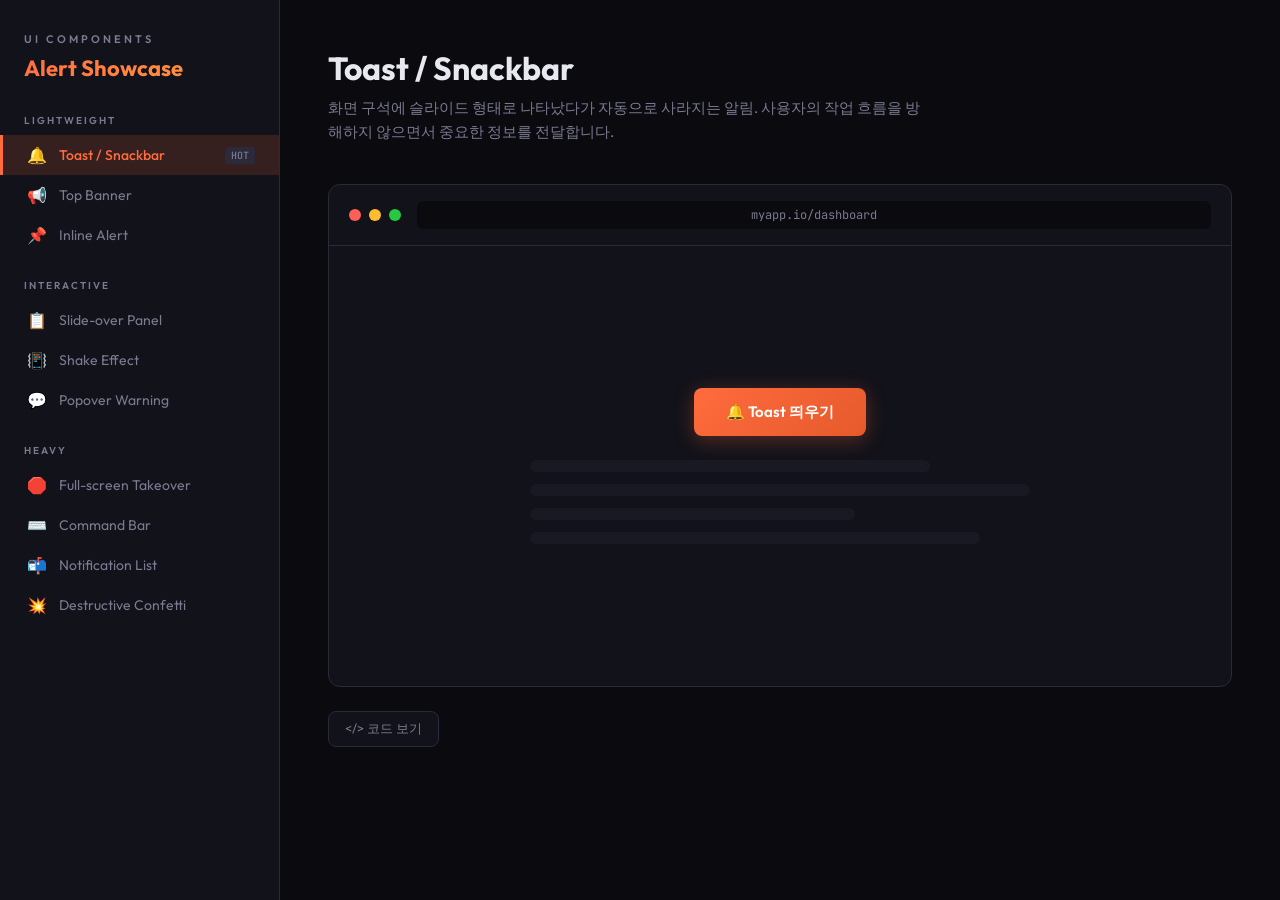
<file: docs/resource/alert-ui-showcase.html>
<!DOCTYPE html>
<html lang="ko">
<head>
<meta charset="UTF-8">
<meta name="viewport" content="width=device-width, initial-scale=1.0">
<title>Alert UI Showcase</title>
<link href="https://fonts.googleapis.com/css2?family=Outfit:wght@300;400;500;600;700&family=JetBrains+Mono:wght@400;500&display=swap" rel="stylesheet">
<style>
  :root {
    --bg: #0a0a0f;
    --surface: #12121a;
    --surface-hover: #1a1a26;
    --border: #2a2a3a;
    --text: #e8e8f0;
    --text-dim: #7a7a90;
    --accent: #ff6b3d;
    --accent-glow: rgba(255, 107, 61, 0.15);
    --danger: #ff4757;
    --success: #2ed573;
    --warning: #ffa502;
    --info: #3742fa;
    --radius: 12px;
  }

  * { margin: 0; padding: 0; box-sizing: border-box; }

  body {
    font-family: 'Outfit', sans-serif;
    background: var(--bg);
    color: var(--text);
    min-height: 100vh;
    overflow-x: hidden;
  }

  /* ─── Layout ─── */
  .app {
    display: grid;
    grid-template-columns: 280px 1fr;
    min-height: 100vh;
  }

  /* ─── Sidebar ─── */
  .sidebar {
    background: var(--surface);
    border-right: 1px solid var(--border);
    padding: 32px 0;
    position: sticky;
    top: 0;
    height: 100vh;
    overflow-y: auto;
  }

  .sidebar-title {
    font-size: 11px;
    font-weight: 600;
    letter-spacing: 3px;
    text-transform: uppercase;
    color: var(--text-dim);
    padding: 0 24px;
    margin-bottom: 8px;
  }

  .sidebar h1 {
    font-size: 22px;
    font-weight: 700;
    padding: 0 24px;
    margin-bottom: 32px;
    background: linear-gradient(135deg, var(--accent), #ff9f43);
    -webkit-background-clip: text;
    -webkit-text-fill-color: transparent;
  }

  .menu-group {
    margin-bottom: 24px;
  }

  .menu-group-label {
    font-size: 10px;
    font-weight: 600;
    letter-spacing: 2px;
    text-transform: uppercase;
    color: var(--text-dim);
    padding: 0 24px;
    margin-bottom: 8px;
  }

  .menu-item {
    display: flex;
    align-items: center;
    gap: 12px;
    padding: 10px 24px;
    cursor: pointer;
    transition: all 0.2s;
    border-left: 3px solid transparent;
    font-size: 14px;
    color: var(--text-dim);
    font-weight: 400;
  }

  .menu-item:hover {
    background: var(--surface-hover);
    color: var(--text);
  }

  .menu-item.active {
    background: var(--accent-glow);
    color: var(--accent);
    border-left-color: var(--accent);
    font-weight: 500;
  }

  .menu-item .icon {
    width: 20px;
    text-align: center;
    font-size: 16px;
  }

  .menu-item .badge {
    margin-left: auto;
    font-size: 10px;
    font-family: 'JetBrains Mono', monospace;
    padding: 2px 6px;
    background: var(--border);
    border-radius: 4px;
    color: var(--text-dim);
  }

  /* ─── Main Content ─── */
  .main {
    padding: 48px;
    position: relative;
  }

  .demo-header {
    margin-bottom: 40px;
  }

  .demo-header h2 {
    font-size: 32px;
    font-weight: 700;
    margin-bottom: 8px;
  }

  .demo-header p {
    color: var(--text-dim);
    font-size: 15px;
    max-width: 600px;
    line-height: 1.6;
  }

  .demo-area {
    background: var(--surface);
    border: 1px solid var(--border);
    border-radius: var(--radius);
    min-height: 500px;
    position: relative;
    overflow: hidden;
  }

  .demo-toolbar {
    display: flex;
    gap: 8px;
    padding: 16px 20px;
    border-bottom: 1px solid var(--border);
    align-items: center;
  }

  .demo-dot {
    width: 12px;
    height: 12px;
    border-radius: 50%;
    background: var(--border);
  }
  .demo-dot:nth-child(1) { background: #ff5f57; }
  .demo-dot:nth-child(2) { background: #febc2e; }
  .demo-dot:nth-child(3) { background: #28c840; }

  .demo-url {
    flex: 1;
    text-align: center;
    font-size: 12px;
    font-family: 'JetBrains Mono', monospace;
    color: var(--text-dim);
    background: var(--bg);
    padding: 6px 16px;
    border-radius: 6px;
    margin-left: 8px;
  }

  .demo-body {
    padding: 32px;
    min-height: 440px;
    display: flex;
    flex-direction: column;
    align-items: center;
    justify-content: center;
    position: relative;
  }

  .trigger-btn {
    padding: 14px 32px;
    background: linear-gradient(135deg, var(--accent), #e55a2b);
    color: white;
    border: none;
    border-radius: 8px;
    font-family: 'Outfit', sans-serif;
    font-size: 15px;
    font-weight: 600;
    cursor: pointer;
    transition: all 0.3s;
    box-shadow: 0 4px 20px rgba(255, 107, 61, 0.3);
  }

  .trigger-btn:hover {
    transform: translateY(-2px);
    box-shadow: 0 6px 30px rgba(255, 107, 61, 0.4);
  }

  .trigger-btn:active {
    transform: translateY(0);
  }

  /* ─── Code Block ─── */
  .code-section {
    margin-top: 24px;
  }

  .code-toggle {
    display: inline-flex;
    align-items: center;
    gap: 8px;
    padding: 8px 16px;
    background: var(--surface);
    border: 1px solid var(--border);
    border-radius: 8px;
    color: var(--text-dim);
    font-size: 13px;
    font-family: 'Outfit', sans-serif;
    cursor: pointer;
    transition: all 0.2s;
  }

  .code-toggle:hover {
    border-color: var(--accent);
    color: var(--accent);
  }

  .code-block {
    display: none;
    margin-top: 12px;
    background: var(--surface);
    border: 1px solid var(--border);
    border-radius: var(--radius);
    overflow: hidden;
  }

  .code-block.show { display: block; }

  .code-block pre {
    padding: 20px;
    font-family: 'JetBrains Mono', monospace;
    font-size: 13px;
    line-height: 1.7;
    color: var(--text-dim);
    overflow-x: auto;
  }

  .code-block .kw { color: var(--accent); }
  .code-block .str { color: var(--success); }
  .code-block .cm { color: #555; }

  /* ═══════════════════════════════════════════ */
  /* ─── 1. Toast ─── */
  /* ═══════════════════════════════════════════ */
  .toast-container {
    position: absolute;
    top: 16px;
    right: 16px;
    display: flex;
    flex-direction: column;
    gap: 8px;
    z-index: 100;
  }

  .toast {
    display: flex;
    align-items: center;
    gap: 12px;
    padding: 14px 20px;
    background: #1e1e2e;
    border: 1px solid var(--border);
    border-radius: 10px;
    font-size: 14px;
    min-width: 300px;
    box-shadow: 0 8px 32px rgba(0,0,0,0.4);
    animation: toastIn 0.4s cubic-bezier(0.16, 1, 0.3, 1);
    border-left: 3px solid var(--success);
  }

  .toast.error { border-left-color: var(--danger); }
  .toast.warning { border-left-color: var(--warning); }

  .toast-icon { font-size: 18px; }
  .toast-close {
    margin-left: auto;
    cursor: pointer;
    opacity: 0.4;
    transition: opacity 0.2s;
    font-size: 18px;
  }
  .toast-close:hover { opacity: 1; }

  .toast-progress {
    position: absolute;
    bottom: 0;
    left: 0;
    height: 2px;
    background: var(--success);
    border-radius: 0 0 0 10px;
    animation: toastProgress 3s linear forwards;
  }

  .toast.error .toast-progress { background: var(--danger); }
  .toast.warning .toast-progress { background: var(--warning); }

  @keyframes toastIn {
    from { transform: translateX(120%); opacity: 0; }
    to { transform: translateX(0); opacity: 1; }
  }

  @keyframes toastProgress {
    from { width: 100%; }
    to { width: 0%; }
  }

  /* ═══════════════════════════════════════════ */
  /* ─── 2. Top Banner ─── */
  /* ═══════════════════════════════════════════ */
  .banner {
    position: absolute;
    top: 0;
    left: 0;
    right: 0;
    padding: 12px 20px;
    display: flex;
    align-items: center;
    gap: 12px;
    font-size: 14px;
    font-weight: 500;
    animation: bannerSlide 0.5s cubic-bezier(0.16, 1, 0.3, 1);
    z-index: 100;
  }

  .banner.danger {
    background: linear-gradient(90deg, #ff4757, #ff6b81);
    color: white;
  }

  .banner.warning {
    background: linear-gradient(90deg, #ffa502, #ffbe42);
    color: #1a1a2e;
  }

  .banner.info {
    background: linear-gradient(90deg, #3742fa, #5f6cff);
    color: white;
  }

  .banner-close {
    margin-left: auto;
    cursor: pointer;
    opacity: 0.7;
    font-size: 20px;
    transition: opacity 0.2s;
  }
  .banner-close:hover { opacity: 1; }

  @keyframes bannerSlide {
    from { transform: translateY(-100%); }
    to { transform: translateY(0); }
  }

  /* ═══════════════════════════════════════════ */
  /* ─── 3. Inline Alert ─── */
  /* ═══════════════════════════════════════════ */
  .inline-alert {
    display: flex;
    align-items: flex-start;
    gap: 12px;
    padding: 16px 20px;
    border-radius: 10px;
    font-size: 14px;
    line-height: 1.5;
    animation: inlineFade 0.4s ease;
    max-width: 500px;
    width: 100%;
  }

  .inline-alert.danger {
    background: rgba(255, 71, 87, 0.1);
    border: 1px solid rgba(255, 71, 87, 0.3);
    color: #ff6b7a;
  }

  .inline-alert.success {
    background: rgba(46, 213, 115, 0.1);
    border: 1px solid rgba(46, 213, 115, 0.3);
    color: #5ae88c;
  }

  .inline-alert.warning {
    background: rgba(255, 165, 2, 0.1);
    border: 1px solid rgba(255, 165, 2, 0.3);
    color: #ffbe42;
  }

  .inline-alert-icon { font-size: 20px; flex-shrink: 0; margin-top: 1px; }
  .inline-alert-title { font-weight: 600; margin-bottom: 4px; }

  @keyframes inlineFade {
    from { opacity: 0; transform: translateY(-8px); }
    to { opacity: 1; transform: translateY(0); }
  }

  /* ═══════════════════════════════════════════ */
  /* ─── 4. Slide-over Panel ─── */
  /* ═══════════════════════════════════════════ */
  .slideover-overlay {
    position: absolute;
    inset: 0;
    background: rgba(0,0,0,0.5);
    z-index: 90;
    animation: fadeIn 0.3s ease;
  }

  .slideover {
    position: absolute;
    top: 0;
    right: 0;
    bottom: 0;
    width: 380px;
    background: var(--surface);
    border-left: 1px solid var(--border);
    z-index: 100;
    animation: slideIn 0.4s cubic-bezier(0.16, 1, 0.3, 1);
    display: flex;
    flex-direction: column;
  }

  .slideover-header {
    padding: 24px;
    border-bottom: 1px solid var(--border);
    display: flex;
    align-items: center;
    justify-content: space-between;
  }

  .slideover-header h3 {
    font-size: 18px;
    font-weight: 600;
    display: flex;
    align-items: center;
    gap: 8px;
  }

  .slideover-close {
    width: 32px;
    height: 32px;
    border-radius: 8px;
    border: 1px solid var(--border);
    background: none;
    color: var(--text-dim);
    cursor: pointer;
    display: flex;
    align-items: center;
    justify-content: center;
    font-size: 18px;
    transition: all 0.2s;
  }
  .slideover-close:hover { background: var(--surface-hover); color: var(--text); }

  .slideover-body {
    padding: 24px;
    flex: 1;
    color: var(--text-dim);
    font-size: 14px;
    line-height: 1.7;
  }

  .slideover-footer {
    padding: 20px 24px;
    border-top: 1px solid var(--border);
    display: flex;
    gap: 10px;
    justify-content: flex-end;
  }

  .slideover-footer button {
    padding: 10px 20px;
    border-radius: 8px;
    font-family: 'Outfit', sans-serif;
    font-size: 14px;
    font-weight: 500;
    cursor: pointer;
    transition: all 0.2s;
    border: none;
  }

  .btn-cancel {
    background: var(--surface-hover);
    color: var(--text);
    border: 1px solid var(--border) !important;
  }

  .btn-danger {
    background: var(--danger);
    color: white;
    box-shadow: 0 4px 16px rgba(255, 71, 87, 0.3);
  }

  @keyframes slideIn {
    from { transform: translateX(100%); }
    to { transform: translateX(0); }
  }

  @keyframes fadeIn {
    from { opacity: 0; }
    to { opacity: 1; }
  }

  /* ═══════════════════════════════════════════ */
  /* ─── 5. Shake Effect ─── */
  /* ═══════════════════════════════════════════ */
  .shake-demo {
    display: flex;
    flex-direction: column;
    gap: 16px;
    width: 320px;
  }

  .shake-input-group {
    display: flex;
    flex-direction: column;
    gap: 6px;
  }

  .shake-input-group label {
    font-size: 13px;
    font-weight: 500;
    color: var(--text-dim);
  }

  .shake-input {
    padding: 12px 16px;
    background: var(--bg);
    border: 1px solid var(--border);
    border-radius: 8px;
    font-family: 'Outfit', sans-serif;
    font-size: 14px;
    color: var(--text);
    outline: none;
    transition: all 0.2s;
  }

  .shake-input:focus {
    border-color: var(--accent);
    box-shadow: 0 0 0 3px var(--accent-glow);
  }

  .shake-input.error {
    border-color: var(--danger);
    box-shadow: 0 0 0 3px rgba(255, 71, 87, 0.15);
    animation: shake 0.5s cubic-bezier(.36,.07,.19,.97) both;
  }

  .shake-error-text {
    font-size: 12px;
    color: var(--danger);
    display: none;
  }

  .shake-error-text.show { display: block; }

  .shake-btn {
    padding: 12px;
    background: var(--accent);
    color: white;
    border: none;
    border-radius: 8px;
    font-family: 'Outfit', sans-serif;
    font-size: 14px;
    font-weight: 600;
    cursor: pointer;
    transition: all 0.2s;
    margin-top: 8px;
  }

  @keyframes shake {
    10%, 90% { transform: translateX(-1px); }
    20%, 80% { transform: translateX(2px); }
    30%, 50%, 70% { transform: translateX(-4px); }
    40%, 60% { transform: translateX(4px); }
  }

  /* ═══════════════════════════════════════════ */
  /* ─── 6. Full-screen Takeover ─── */
  /* ═══════════════════════════════════════════ */
  .fullscreen-overlay {
    position: absolute;
    inset: 0;
    background: rgba(10, 10, 15, 0.92);
    backdrop-filter: blur(8px);
    display: flex;
    align-items: center;
    justify-content: center;
    z-index: 100;
    animation: fadeIn 0.4s ease;
  }

  .fullscreen-card {
    text-align: center;
    padding: 48px;
    animation: scaleIn 0.5s cubic-bezier(0.16, 1, 0.3, 1);
  }

  .fullscreen-icon {
    width: 80px;
    height: 80px;
    border-radius: 50%;
    background: rgba(255, 71, 87, 0.15);
    display: flex;
    align-items: center;
    justify-content: center;
    font-size: 40px;
    margin: 0 auto 24px;
    border: 2px solid rgba(255, 71, 87, 0.3);
  }

  .fullscreen-card h3 {
    font-size: 24px;
    font-weight: 700;
    margin-bottom: 12px;
  }

  .fullscreen-card p {
    color: var(--text-dim);
    font-size: 15px;
    line-height: 1.6;
    margin-bottom: 32px;
    max-width: 400px;
  }

  .fullscreen-actions {
    display: flex;
    gap: 12px;
    justify-content: center;
  }

  .fullscreen-actions button {
    padding: 12px 28px;
    border-radius: 8px;
    font-family: 'Outfit', sans-serif;
    font-size: 14px;
    font-weight: 600;
    cursor: pointer;
    border: none;
    transition: all 0.2s;
  }

  @keyframes scaleIn {
    from { transform: scale(0.9); opacity: 0; }
    to { transform: scale(1); opacity: 1; }
  }

  /* ═══════════════════════════════════════════ */
  /* ─── 7. Popover ─── */
  /* ═══════════════════════════════════════════ */
  .popover-demo {
    display: flex;
    gap: 24px;
    flex-wrap: wrap;
    justify-content: center;
  }

  .popover-trigger {
    padding: 12px 20px;
    background: var(--surface-hover);
    border: 1px solid var(--border);
    border-radius: 8px;
    color: var(--text);
    font-family: 'Outfit', sans-serif;
    font-size: 14px;
    cursor: pointer;
    position: relative;
    transition: all 0.2s;
  }

  .popover-trigger:hover { border-color: var(--accent); }

  .popover {
    position: absolute;
    bottom: calc(100% + 10px);
    left: 50%;
    transform: translateX(-50%);
    background: #1e1e2e;
    border: 1px solid var(--border);
    border-radius: 10px;
    padding: 14px 18px;
    min-width: 240px;
    box-shadow: 0 12px 40px rgba(0,0,0,0.5);
    font-size: 13px;
    color: var(--text-dim);
    line-height: 1.5;
    animation: popoverIn 0.3s cubic-bezier(0.16, 1, 0.3, 1);
    display: none;
    z-index: 50;
  }

  .popover::after {
    content: '';
    position: absolute;
    top: 100%;
    left: 50%;
    transform: translateX(-50%);
    border: 8px solid transparent;
    border-top-color: #1e1e2e;
  }

  .popover.show { display: block; }

  .popover-title {
    font-weight: 600;
    color: var(--warning);
    margin-bottom: 6px;
    font-size: 13px;
  }

  @keyframes popoverIn {
    from { opacity: 0; transform: translateX(-50%) translateY(4px); }
    to { opacity: 1; transform: translateX(-50%) translateY(0); }
  }

  /* ═══════════════════════════════════════════ */
  /* ─── 8. Command Bar ─── */
  /* ═══════════════════════════════════════════ */
  .command-overlay {
    position: absolute;
    inset: 0;
    background: rgba(10, 10, 15, 0.7);
    backdrop-filter: blur(4px);
    display: flex;
    align-items: flex-start;
    justify-content: center;
    padding-top: 80px;
    z-index: 100;
    animation: fadeIn 0.2s ease;
  }

  .command-bar {
    width: 520px;
    background: #1a1a28;
    border: 1px solid var(--border);
    border-radius: 14px;
    box-shadow: 0 20px 60px rgba(0,0,0,0.6);
    overflow: hidden;
    animation: commandIn 0.3s cubic-bezier(0.16, 1, 0.3, 1);
  }

  .command-bar-header {
    padding: 16px 20px;
    display: flex;
    align-items: center;
    gap: 12px;
    border-bottom: 1px solid var(--border);
  }

  .command-bar-icon {
    color: var(--warning);
    font-size: 20px;
  }

  .command-bar-content {
    flex: 1;
  }

  .command-bar-title {
    font-size: 15px;
    font-weight: 600;
    margin-bottom: 2px;
  }

  .command-bar-desc {
    font-size: 13px;
    color: var(--text-dim);
  }

  .command-bar-actions {
    padding: 12px 20px;
    display: flex;
    gap: 8px;
    justify-content: flex-end;
    background: rgba(0,0,0,0.2);
  }

  .command-bar-actions button {
    padding: 8px 18px;
    border-radius: 6px;
    font-family: 'Outfit', sans-serif;
    font-size: 13px;
    font-weight: 500;
    cursor: pointer;
    border: none;
    transition: all 0.2s;
  }

  .command-bar-actions .kbd {
    font-family: 'JetBrains Mono', monospace;
    font-size: 11px;
    padding: 2px 6px;
    background: var(--border);
    border-radius: 4px;
    margin-left: 8px;
    color: var(--text-dim);
  }

  @keyframes commandIn {
    from { transform: scale(0.96) translateY(-10px); opacity: 0; }
    to { transform: scale(1) translateY(0); opacity: 1; }
  }

  /* ═══════════════════════════════════════════ */
  /* ─── 9. Notification Drawer ─── */
  /* ═══════════════════════════════════════════ */
  .notif-list {
    width: 100%;
    max-width: 460px;
    display: flex;
    flex-direction: column;
    gap: 8px;
  }

  .notif-item {
    display: flex;
    align-items: center;
    gap: 14px;
    padding: 16px 18px;
    background: #1a1a28;
    border: 1px solid var(--border);
    border-radius: 10px;
    cursor: pointer;
    transition: all 0.2s;
    animation: notifSlide 0.4s cubic-bezier(0.16, 1, 0.3, 1) backwards;
  }

  .notif-item:nth-child(2) { animation-delay: 0.08s; }
  .notif-item:nth-child(3) { animation-delay: 0.16s; }
  .notif-item:nth-child(4) { animation-delay: 0.24s; }

  .notif-item:hover {
    background: var(--surface-hover);
    border-color: var(--accent);
    transform: translateX(4px);
  }

  .notif-dot {
    width: 10px;
    height: 10px;
    border-radius: 50%;
    flex-shrink: 0;
  }

  .notif-dot.red { background: var(--danger); box-shadow: 0 0 8px rgba(255,71,87,0.5); }
  .notif-dot.yellow { background: var(--warning); box-shadow: 0 0 8px rgba(255,165,2,0.5); }
  .notif-dot.green { background: var(--success); box-shadow: 0 0 8px rgba(46,213,115,0.5); }
  .notif-dot.blue { background: var(--info); box-shadow: 0 0 8px rgba(55,66,250,0.5); }

  .notif-content { flex: 1; }
  .notif-title { font-size: 14px; font-weight: 500; margin-bottom: 2px; }
  .notif-desc { font-size: 12px; color: var(--text-dim); }
  .notif-time { font-size: 11px; color: var(--text-dim); font-family: 'JetBrains Mono', monospace; }

  @keyframes notifSlide {
    from { opacity: 0; transform: translateX(30px); }
    to { opacity: 1; transform: translateX(0); }
  }

  /* ═══════════════════════════════════════════ */
  /* ─── 10. Destructive Confetti ─── */
  /* ═══════════════════════════════════════════ */
  .confetti-demo {
    text-align: center;
  }

  .confetti-btn {
    padding: 14px 32px;
    background: transparent;
    border: 2px solid var(--danger);
    color: var(--danger);
    border-radius: 8px;
    font-family: 'Outfit', sans-serif;
    font-size: 15px;
    font-weight: 600;
    cursor: pointer;
    transition: all 0.3s;
    position: relative;
  }

  .confetti-btn:hover {
    background: var(--danger);
    color: white;
    box-shadow: 0 4px 20px rgba(255, 71, 87, 0.3);
  }

  .particle {
    position: absolute;
    width: 8px;
    height: 8px;
    border-radius: 50%;
    pointer-events: none;
  }

  @keyframes particleFly {
    0% { opacity: 1; transform: translate(0, 0) scale(1); }
    100% { opacity: 0; transform: translate(var(--tx), var(--ty)) scale(0); }
  }

  /* ─── Placeholder content ─── */
  .placeholder-lines {
    width: 100%;
    max-width: 500px;
    display: flex;
    flex-direction: column;
    gap: 12px;
    margin-top: 24px;
    opacity: 0.3;
  }

  .placeholder-line {
    height: 12px;
    background: var(--border);
    border-radius: 6px;
  }

  .placeholder-line:nth-child(1) { width: 80%; }
  .placeholder-line:nth-child(2) { width: 100%; }
  .placeholder-line:nth-child(3) { width: 65%; }
  .placeholder-line:nth-child(4) { width: 90%; }

  /* ─── Responsive ─── */
  @media (max-width: 768px) {
    .app { grid-template-columns: 1fr; }
    .sidebar {
      position: fixed;
      bottom: 0;
      left: 0;
      right: 0;
      height: auto;
      z-index: 1000;
      display: flex;
      overflow-x: auto;
      padding: 12px;
      gap: 4px;
    }
    .sidebar-title, .sidebar h1, .menu-group-label { display: none; }
    .menu-group { display: flex; gap: 4px; margin: 0; }
    .menu-item {
      padding: 8px 14px;
      white-space: nowrap;
      font-size: 13px;
      border-left: none;
      border-radius: 8px;
    }
    .menu-item.active {
      border-left: none;
      border-radius: 8px;
    }
    .main { padding: 24px 16px 100px; }
  }
</style>
</head>
<body>
<div class="app">
  <!-- Sidebar Menu -->
  <nav class="sidebar">
    <div class="sidebar-title">UI COMPONENTS</div>
    <h1>Alert Showcase</h1>

    <div class="menu-group">
      <div class="menu-group-label">Lightweight</div>
      <div class="menu-item active" data-demo="toast">
        <span class="icon">🔔</span> Toast / Snackbar
        <span class="badge">HOT</span>
      </div>
      <div class="menu-item" data-demo="banner">
        <span class="icon">📢</span> Top Banner
      </div>
      <div class="menu-item" data-demo="inline">
        <span class="icon">📌</span> Inline Alert
      </div>
    </div>

    <div class="menu-group">
      <div class="menu-group-label">Interactive</div>
      <div class="menu-item" data-demo="slideover">
        <span class="icon">📋</span> Slide-over Panel
      </div>
      <div class="menu-item" data-demo="shake">
        <span class="icon">📳</span> Shake Effect
      </div>
      <div class="menu-item" data-demo="popover">
        <span class="icon">💬</span> Popover Warning
      </div>
    </div>

    <div class="menu-group">
      <div class="menu-group-label">Heavy</div>
      <div class="menu-item" data-demo="fullscreen">
        <span class="icon">🛑</span> Full-screen Takeover
      </div>
      <div class="menu-item" data-demo="command">
        <span class="icon">⌨️</span> Command Bar
      </div>
      <div class="menu-item" data-demo="notifications">
        <span class="icon">📬</span> Notification List
      </div>
      <div class="menu-item" data-demo="confetti">
        <span class="icon">💥</span> Destructive Confetti
      </div>
    </div>
  </nav>

  <!-- Main Content -->
  <main class="main" id="mainContent">
    <!-- Injected by JS -->
  </main>
</div>

<script>
const demos = {
  toast: {
    title: 'Toast / Snackbar',
    desc: '화면 구석에 슬라이드 형태로 나타났다가 자동으로 사라지는 알림. 사용자의 작업 흐름을 방해하지 않으면서 중요한 정보를 전달합니다.',
    url: 'myapp.io/dashboard',
    render(body) {
      body.innerHTML = `
        <button class="trigger-btn" onclick="demos.toast.fire()">🔔 Toast 띄우기</button>
        <div class="toast-container" id="toastContainer"></div>
        <div class="placeholder-lines">
          <div class="placeholder-line"></div>
          <div class="placeholder-line"></div>
          <div class="placeholder-line"></div>
          <div class="placeholder-line"></div>
        </div>
      `;
    },
    fire() {
      const types = [
        { cls: '', icon: '✅', msg: '파일이 성공적으로 저장되었습니다.' },
        { cls: 'error', icon: '❌', msg: '네트워크 연결에 실패했습니다.' },
        { cls: 'warning', icon: '⚠️', msg: '저장 공간이 90%를 초과했습니다.' },
      ];
      const t = types[Math.floor(Math.random() * types.length)];
      const container = document.getElementById('toastContainer');
      const el = document.createElement('div');
      el.className = `toast ${t.cls}`;
      el.style.position = 'relative';
      el.innerHTML = `
        <span class="toast-icon">${t.icon}</span>
        <span>${t.msg}</span>
        <span class="toast-close" onclick="this.parentElement.remove()">×</span>
        <div class="toast-progress"></div>
      `;
      container.appendChild(el);
      setTimeout(() => el.remove(), 3200);
    },
    code: `toast('파일이 저장되었습니다.', {\n  type: 'success',\n  duration: 3000,\n  position: 'top-right'\n});`
  },

  banner: {
    title: 'Top Banner',
    desc: '페이지 상단에 전체 너비로 표시되는 배너 알림. 시스템 공지, 점검 안내, 긴급 경고 등에 효과적입니다.',
    url: 'myapp.io/settings',
    render(body) {
      body.innerHTML = `
        <div style="display:flex; gap:12px; flex-wrap:wrap; justify-content:center;">
          <button class="trigger-btn" onclick="demos.banner.fire('danger')">🔴 긴급 배너</button>
          <button class="trigger-btn" onclick="demos.banner.fire('warning')" style="background:linear-gradient(135deg,#ffa502,#e59400)">🟡 경고 배너</button>
          <button class="trigger-btn" onclick="demos.banner.fire('info')" style="background:linear-gradient(135deg,#3742fa,#2a32c9)">🔵 안내 배너</button>
        </div>
        <div class="placeholder-lines" style="margin-top:40px">
          <div class="placeholder-line"></div>
          <div class="placeholder-line"></div>
          <div class="placeholder-line"></div>
          <div class="placeholder-line"></div>
        </div>
      `;
    },
    fire(type) {
      const msgs = {
        danger: '⚠️ 긴급: 서버 점검이 10분 후 시작됩니다. 작업을 저장해주세요.',
        warning: '⚡ 주의: 브라우저 버전이 오래되어 일부 기능이 제한될 수 있습니다.',
        info: '🚀 새 버전 v2.4.0이 출시되었습니다. 새로운 기능을 확인해보세요!'
      };
      document.querySelectorAll('.banner').forEach(b => b.remove());
      const body = document.querySelector('.demo-body');
      const el = document.createElement('div');
      el.className = `banner ${type}`;
      el.innerHTML = `${msgs[type]}<span class="banner-close" onclick="this.parentElement.remove()">×</span>`;
      body.prepend(el);
    },
    code: `<div class="banner danger">\n  ⚠️ 서버 점검이 10분 후 시작됩니다.\n  <button onclick="dismiss()">×</button>\n</div>`
  },

  inline: {
    title: 'Inline Alert',
    desc: '컨텐츠 흐름 안에 자연스럽게 포함되는 경고 메시지. 관련 요소 바로 옆에 배치하여 맥락을 유지합니다.',
    url: 'myapp.io/form',
    render(body) {
      body.innerHTML = `
        <div style="display:flex; flex-direction:column; gap:16px; align-items:center; width:100%;">
          <button class="trigger-btn" onclick="demos.inline.fire()">📌 Inline Alert 표시</button>
          <div id="inlineContainer" style="display:flex;flex-direction:column;gap:10px;width:100%;max-width:500px;"></div>
        </div>
      `;
    },
    fire() {
      const alerts = [
        { cls: 'danger', icon: '🚫', title: '결제 실패', msg: '카드 정보를 확인하고 다시 시도해주세요.' },
        { cls: 'warning', icon: '⚠️', title: '비밀번호 만료 예정', msg: '3일 내에 비밀번호를 변경해주세요.' },
        { cls: 'success', icon: '✅', title: '인증 완료', msg: '이메일 인증이 성공적으로 완료되었습니다.' },
      ];
      const a = alerts[Math.floor(Math.random() * alerts.length)];
      const container = document.getElementById('inlineContainer');
      container.innerHTML = '';
      const el = document.createElement('div');
      el.className = `inline-alert ${a.cls}`;
      el.innerHTML = `
        <span class="inline-alert-icon">${a.icon}</span>
        <div>
          <div class="inline-alert-title">${a.title}</div>
          <div>${a.msg}</div>
        </div>
      `;
      container.appendChild(el);
    },
    code: `<div class="inline-alert danger">\n  <span>🚫</span>\n  <div>\n    <strong>결제 실패</strong>\n    <p>카드 정보를 확인해주세요.</p>\n  </div>\n</div>`
  },

  slideover: {
    title: 'Slide-over Panel',
    desc: '화면 옆에서 슬라이드하며 나타나는 패널. 삭제 확인, 상세 경고 등 추가 정보가 필요한 경고에 적합합니다.',
    url: 'myapp.io/projects',
    render(body) {
      body.innerHTML = `
        <button class="trigger-btn" onclick="demos.slideover.fire()">📋 Slide Panel 열기</button>
        <div class="placeholder-lines">
          <div class="placeholder-line"></div>
          <div class="placeholder-line"></div>
          <div class="placeholder-line"></div>
          <div class="placeholder-line"></div>
        </div>
      `;
    },
    fire() {
      const body = document.querySelector('.demo-body');
      document.querySelectorAll('.slideover-overlay,.slideover').forEach(e => e.remove());
      const overlay = document.createElement('div');
      overlay.className = 'slideover-overlay';
      overlay.onclick = () => { overlay.remove(); panel.remove(); };
      const panel = document.createElement('div');
      panel.className = 'slideover';
      panel.innerHTML = `
        <div class="slideover-header">
          <h3>🗑️ 프로젝트 삭제</h3>
          <button class="slideover-close" onclick="document.querySelectorAll('.slideover-overlay,.slideover').forEach(e=>e.remove())">×</button>
        </div>
        <div class="slideover-body">
          <p style="margin-bottom:16px"><strong>"Tika 프로젝트"</strong>를 정말 삭제하시겠습니까?</p>
          <p>이 작업은 되돌릴 수 없으며, 다음 항목이 영구적으로 삭제됩니다:</p>
          <ul style="margin-top:12px;padding-left:20px;display:flex;flex-direction:column;gap:8px;">
            <li>모든 태스크 (42개)</li>
            <li>첨부 파일 (128MB)</li>
            <li>팀 멤버 설정</li>
            <li>연결된 웹훅</li>
          </ul>
        </div>
        <div class="slideover-footer">
          <button class="btn-cancel" onclick="document.querySelectorAll('.slideover-overlay,.slideover').forEach(e=>e.remove())">취소</button>
          <button class="btn-danger" onclick="document.querySelectorAll('.slideover-overlay,.slideover').forEach(e=>e.remove())">삭제하기</button>
        </div>
      `;
      body.appendChild(overlay);
      body.appendChild(panel);
    },
    code: `<SlidePanel open={showPanel} onClose={close}>\n  <h3>프로젝트 삭제</h3>\n  <p>이 작업은 되돌릴 수 없습니다.</p>\n  <button onClick={handleDelete}>삭제</button>\n</SlidePanel>`
  },

  shake: {
    title: 'Shake Effect',
    desc: '잘못된 입력 시 필드가 흔들리는 효과. iOS의 비밀번호 오류 애니메이션처럼 직관적이고 시각적인 피드백을 제공합니다.',
    url: 'myapp.io/login',
    render(body) {
      body.innerHTML = `
        <div class="shake-demo">
          <div class="shake-input-group">
            <label>이메일</label>
            <input class="shake-input" type="email" placeholder="email@example.com" id="shakeEmail">
            <span class="shake-error-text" id="emailError">올바른 이메일을 입력해주세요.</span>
          </div>
          <div class="shake-input-group">
            <label>비밀번호</label>
            <input class="shake-input" type="password" placeholder="••••••••" id="shakePassword">
            <span class="shake-error-text" id="passError">비밀번호가 일치하지 않습니다.</span>
          </div>
          <button class="shake-btn" onclick="demos.shake.fire()">로그인</button>
        </div>
      `;
    },
    fire() {
      const email = document.getElementById('shakeEmail');
      const pass = document.getElementById('shakePassword');
      [email, pass].forEach(el => {
        el.classList.remove('error');
        void el.offsetWidth;
        el.classList.add('error');
      });
      document.getElementById('emailError').classList.add('show');
      document.getElementById('passError').classList.add('show');
      setTimeout(() => {
        [email, pass].forEach(el => el.classList.remove('error'));
      }, 600);
    },
    code: `input.classList.add('error');\n// CSS:\n.error {\n  animation: shake 0.5s ease;\n  border-color: red;\n}`
  },

  fullscreen: {
    title: 'Full-screen Takeover',
    desc: '전체 화면을 덮는 강력한 경고. 결제 실패, 보안 경고, 세션 만료 등 반드시 확인이 필요한 경우에 사용합니다.',
    url: 'myapp.io/billing',
    render(body) {
      body.innerHTML = `
        <button class="trigger-btn" onclick="demos.fullscreen.fire()">🛑 Full-screen 경고</button>
        <div class="placeholder-lines">
          <div class="placeholder-line"></div>
          <div class="placeholder-line"></div>
          <div class="placeholder-line"></div>
          <div class="placeholder-line"></div>
        </div>
      `;
    },
    fire() {
      const body = document.querySelector('.demo-body');
      const el = document.createElement('div');
      el.className = 'fullscreen-overlay';
      el.innerHTML = `
        <div class="fullscreen-card">
          <div class="fullscreen-icon">🔒</div>
          <h3>세션이 만료되었습니다</h3>
          <p>보안을 위해 30분 이상 활동이 없어 자동으로 로그아웃 되었습니다. 다시 로그인해주세요.</p>
          <div class="fullscreen-actions">
            <button style="background:var(--surface-hover);color:var(--text);border:1px solid var(--border)" onclick="this.closest('.fullscreen-overlay').remove()">홈으로</button>
            <button style="background:var(--accent);color:white;box-shadow:0 4px 16px rgba(255,107,61,0.3)" onclick="this.closest('.fullscreen-overlay').remove()">다시 로그인</button>
          </div>
        </div>
      `;
      body.appendChild(el);
    },
    code: `<FullscreenAlert\n  icon="🔒"\n  title="세션 만료"\n  message="다시 로그인해주세요."\n  actions={[\n    { label: '로그인', primary: true }\n  ]}\n/>`
  },

  popover: {
    title: 'Popover Warning',
    desc: '요소에 마우스를 올리거나 클릭했을 때 말풍선 형태로 경고를 표시합니다. 맥락적인 힌트 제공에 효과적입니다.',
    url: 'myapp.io/editor',
    render(body) {
      body.innerHTML = `
        <div class="popover-demo">
          <div class="popover-trigger" onclick="demos.popover.toggle(this, 0)">
            🗑️ 삭제
            <div class="popover" id="pop0">
              <div class="popover-title">⚠️ 주의</div>
              삭제된 항목은 30일 후 영구 삭제됩니다. 휴지통에서 복구할 수 있습니다.
            </div>
          </div>
          <div class="popover-trigger" onclick="demos.popover.toggle(this, 1)">
            🔓 권한 변경
            <div class="popover" id="pop1">
              <div class="popover-title">⚠️ 보안 경고</div>
              공개 권한으로 변경하면 링크를 가진 모든 사용자가 접근할 수 있습니다.
            </div>
          </div>
          <div class="popover-trigger" onclick="demos.popover.toggle(this, 2)">
            📤 내보내기
            <div class="popover" id="pop2">
              <div class="popover-title">ℹ️ 안내</div>
              대용량 파일은 내보내기에 최대 5분이 소요될 수 있습니다.
            </div>
          </div>
        </div>
      `;
    },
    toggle(el, id) {
      const pop = document.getElementById('pop' + id);
      document.querySelectorAll('.popover.show').forEach(p => { if (p !== pop) p.classList.remove('show'); });
      pop.classList.toggle('show');
    },
    code: `<Popover trigger="click">\n  <Button>🗑️ 삭제</Button>\n  <PopoverContent>\n    ⚠️ 삭제된 항목은 30일 후 영구 삭제\n  </PopoverContent>\n</Popover>`
  },

  command: {
    title: 'Command Bar Alert',
    desc: 'Spotlight / ⌘K 스타일의 모던한 경고 바. 화면 중앙 상단에 나타나 세련된 느낌을 줍니다.',
    url: 'myapp.io/workspace',
    render(body) {
      body.innerHTML = `
        <button class="trigger-btn" onclick="demos.command.fire()">⌨️ Command Bar 경고</button>
        <div class="placeholder-lines">
          <div class="placeholder-line"></div>
          <div class="placeholder-line"></div>
          <div class="placeholder-line"></div>
          <div class="placeholder-line"></div>
        </div>
      `;
    },
    fire() {
      const body = document.querySelector('.demo-body');
      document.querySelectorAll('.command-overlay').forEach(e => e.remove());
      const el = document.createElement('div');
      el.className = 'command-overlay';
      el.onclick = (e) => { if (e.target === el) el.remove(); };
      el.innerHTML = `
        <div class="command-bar">
          <div class="command-bar-header">
            <span class="command-bar-icon">⚠️</span>
            <div class="command-bar-content">
              <div class="command-bar-title">저장되지 않은 변경사항이 있습니다</div>
              <div class="command-bar-desc">이 페이지를 떠나면 변경사항이 모두 사라집니다.</div>
            </div>
          </div>
          <div class="command-bar-actions">
            <button style="background:var(--surface-hover);color:var(--text)" onclick="this.closest('.command-overlay').remove()">
              저장하지 않고 나가기 <span class="kbd">Esc</span>
            </button>
            <button style="background:var(--accent);color:white" onclick="this.closest('.command-overlay').remove()">
              저장하기 <span class="kbd">⌘S</span>
            </button>
          </div>
        </div>
      `;
      body.appendChild(el);
    },
    code: `<CommandAlert\n  title="저장되지 않은 변경사항"\n  description="나가면 변경사항이 사라집니다."\n  actions={[\n    { label: '나가기', key: 'Esc' },\n    { label: '저장', key: '⌘S', primary: true }\n  ]}\n/>`
  },

  notifications: {
    title: 'Notification List',
    desc: '알림 목록 형태로 여러 경고를 한 번에 보여주는 패턴. 중요도에 따라 색상과 순서를 구분합니다.',
    url: 'myapp.io/notifications',
    render(body) {
      body.innerHTML = `
        <div class="notif-list" id="notifList">
          <div class="notif-item">
            <div class="notif-dot red"></div>
            <div class="notif-content">
              <div class="notif-title">배포 실패</div>
              <div class="notif-desc">main 브랜치 빌드에서 에러가 발생했습니다.</div>
            </div>
            <div class="notif-time">2분 전</div>
          </div>
          <div class="notif-item">
            <div class="notif-dot yellow"></div>
            <div class="notif-content">
              <div class="notif-title">CPU 사용률 경고</div>
              <div class="notif-desc">서버 cpu-02의 사용률이 85%를 초과했습니다.</div>
            </div>
            <div class="notif-time">15분 전</div>
          </div>
          <div class="notif-item">
            <div class="notif-dot green"></div>
            <div class="notif-content">
              <div class="notif-title">SSL 인증서 갱신 완료</div>
              <div class="notif-desc">*.myapp.io 인증서가 갱신되었습니다.</div>
            </div>
            <div class="notif-time">1시간 전</div>
          </div>
          <div class="notif-item">
            <div class="notif-dot blue"></div>
            <div class="notif-content">
              <div class="notif-title">새로운 팀원 합류</div>
              <div class="notif-desc">김개발님이 Backend 팀에 합류했습니다.</div>
            </div>
            <div class="notif-time">3시간 전</div>
          </div>
        </div>
      `;
    },
    code: `<NotificationList>\n  <Notification\n    type="error"\n    title="배포 실패"\n    time="2분 전"\n  />\n</NotificationList>`
  },

  confetti: {
    title: 'Destructive Confetti',
    desc: '삭제 같은 위험한 액션 실행 시 빨간 파티클이 터지는 효과. 시각적 임팩트로 "이건 되돌릴 수 없다"는 느낌을 줍니다.',
    url: 'myapp.io/danger-zone',
    render(body) {
      body.innerHTML = `
        <div class="confetti-demo">
          <p style="color:var(--text-dim);margin-bottom:20px;font-size:14px;">버튼을 클릭하면 파티클 효과가 발생합니다</p>
          <button class="confetti-btn" onclick="demos.confetti.fire(event)">💥 프로젝트 삭제</button>
        </div>
      `;
    },
    fire(e) {
      const btn = e.currentTarget;
      const rect = btn.getBoundingClientRect();
      const demoBody = document.querySelector('.demo-body');
      const bodyRect = demoBody.getBoundingClientRect();
      const cx = rect.left + rect.width / 2 - bodyRect.left;
      const cy = rect.top + rect.height / 2 - bodyRect.top;
      const colors = ['#ff4757', '#ff6b81', '#ff9f43', '#ee5a24', '#c44569'];
      for (let i = 0; i < 30; i++) {
        const p = document.createElement('div');
        p.className = 'particle';
        const angle = (Math.PI * 2 * i) / 30;
        const velocity = 60 + Math.random() * 100;
        const tx = Math.cos(angle) * velocity;
        const ty = Math.sin(angle) * velocity;
        p.style.cssText = `
          position:absolute;
          left:${cx}px;top:${cy}px;
          width:${4 + Math.random() * 6}px;
          height:${4 + Math.random() * 6}px;
          background:${colors[Math.floor(Math.random() * colors.length)]};
          border-radius:${Math.random() > 0.5 ? '50%' : '2px'};
          --tx:${tx}px;--ty:${ty}px;
          animation:particleFly ${0.5 + Math.random() * 0.5}s ease-out forwards;
          pointer-events:none;
        `;
        demoBody.appendChild(p);
        setTimeout(() => p.remove(), 1200);
      }
      btn.style.transform = 'scale(0.95)';
      setTimeout(() => btn.style.transform = '', 150);
    },
    code: `function destructiveConfetti(el) {\n  for (let i = 0; i < 30; i++) {\n    const angle = (Math.PI * 2 * i) / 30;\n    createParticle(el, angle);\n  }\n}`
  }
};

// ─── Render Logic ───
function renderDemo(name) {
  const demo = demos[name];
  const main = document.getElementById('mainContent');
  main.innerHTML = `
    <div class="demo-header">
      <h2>${demo.title}</h2>
      <p>${demo.desc}</p>
    </div>
    <div class="demo-area">
      <div class="demo-toolbar">
        <div class="demo-dot"></div>
        <div class="demo-dot"></div>
        <div class="demo-dot"></div>
        <div class="demo-url">${demo.url}</div>
      </div>
      <div class="demo-body" id="demoBody"></div>
    </div>
    <div class="code-section">
      <button class="code-toggle" onclick="document.getElementById('codeBlock').classList.toggle('show')">
        &lt;/&gt; 코드 보기
      </button>
      <div class="code-block" id="codeBlock">
        <pre>${demo.code}</pre>
      </div>
    </div>
  `;
  demo.render(document.getElementById('demoBody'));
}

// ─── Menu Click ───
document.querySelectorAll('.menu-item').forEach(item => {
  item.addEventListener('click', () => {
    document.querySelectorAll('.menu-item').forEach(i => i.classList.remove('active'));
    item.classList.add('active');
    renderDemo(item.dataset.demo);
  });
});

// ─── Initial Render ───
renderDemo('toast');
</script>
</body>
</html>
</file>
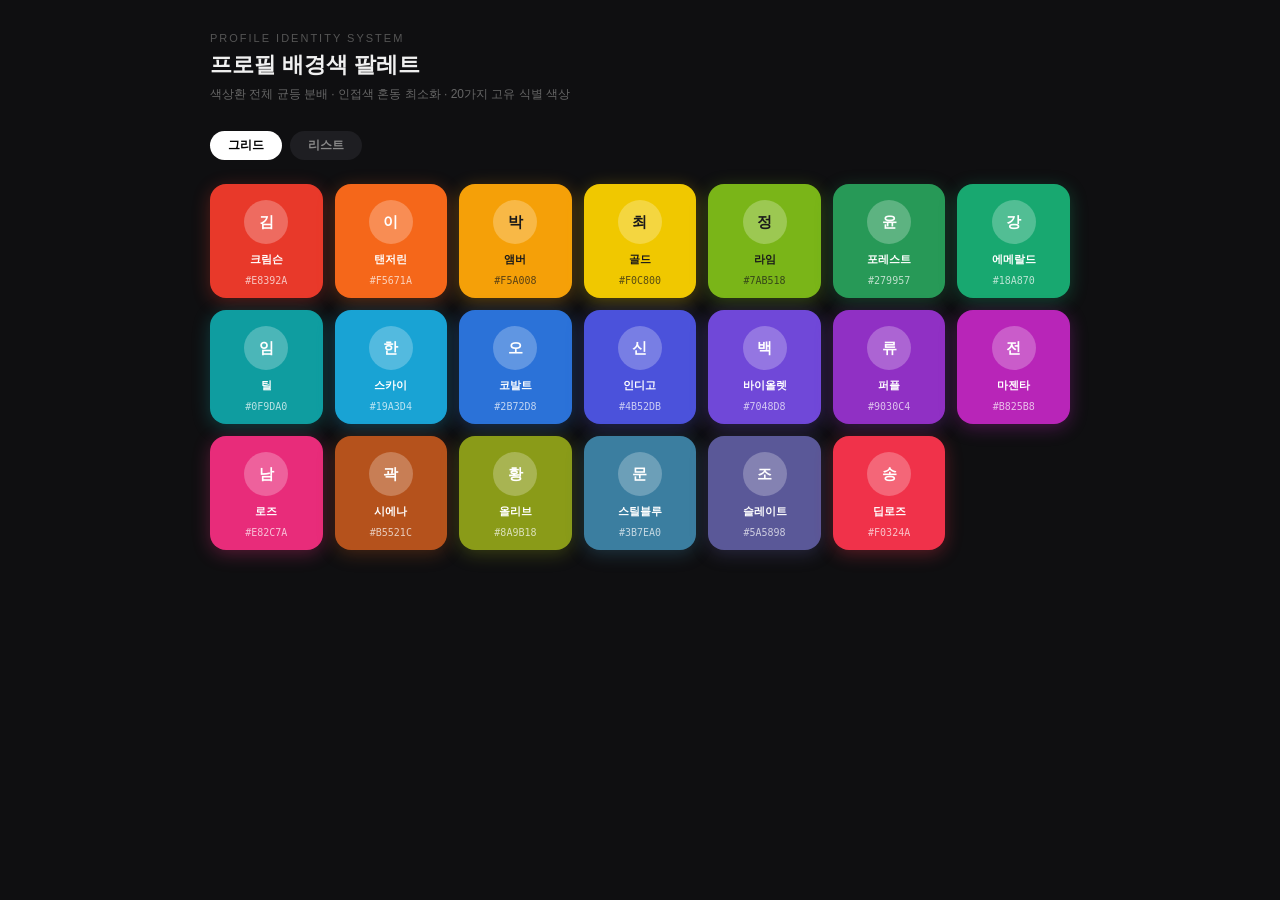
<file: docs/resource/color-personal-card.html>
<!DOCTYPE html>
<html lang="ko">
<head>
<meta charset="UTF-8">
<meta name="viewport" content="width=device-width, initial-scale=1.0">
<title>프로필 배경색 팔레트</title>
<style>
  * { margin: 0; padding: 0; box-sizing: border-box; }
  body { background: #0f0f11; font-family: 'Apple SD Gothic Neo', 'Malgun Gothic', sans-serif; padding: 32px 20px; color: #f0f0f0; }
  h1 { font-size: 22px; font-weight: 800; margin-bottom: 6px; }
  p { font-size: 12px; color: #666; margin-bottom: 28px; }
  .tabs { display: flex; gap: 8px; margin-bottom: 24px; }
  .tab { padding: 6px 18px; border-radius: 20px; border: none; cursor: pointer; font-size: 12px; font-weight: 600; transition: all .2s; }
  .tab.active { background: #fff; color: #000; }
  .tab:not(.active) { background: #1e1e22; color: #888; }
  .grid { display: grid; grid-template-columns: repeat(auto-fill, minmax(110px, 1fr)); gap: 12px; }
  .card { border-radius: 16px; padding: 16px 10px 12px; cursor: pointer; display: flex; flex-direction: column; align-items: center; gap: 8px; transition: transform .15s; }
  .card:hover { transform: scale(1.04); }
  .avatar { width: 44px; height: 44px; border-radius: 50%; background: rgba(255,255,255,0.25); display: flex; align-items: center; justify-content: center; font-size: 15px; font-weight: 700; }
  .cname { font-size: 11px; font-weight: 700; text-align: center; }
  .chex { font-size: 10px; font-family: monospace; opacity: .7; }
  .list { display: flex; flex-direction: column; gap: 6px; }
  .row { display: flex; align-items: center; gap: 14px; padding: 10px 16px; background: #16161a; border-radius: 12px; border: 1px solid #2a2a30; cursor: pointer; transition: border-color .2s; }
  .row:hover { border-color: var(--c); }
  .num { width: 38px; height: 38px; border-radius: 50%; display: flex; align-items: center; justify-content: center; font-weight: 700; font-size: 13px; flex-shrink: 0; }
  .rname { font-size: 13px; font-weight: 700; color: #eee; }
  .ren { font-size: 11px; color: #555; }
  .swatch { width: 56px; height: 18px; border-radius: 4px; flex-shrink: 0; }
  .rhex { font-family: monospace; font-size: 11px; color: #666; width: 68px; }
  .rhsl { font-family: monospace; font-size: 10px; color: #444; }
  .copied { color: #6fbf6f !important; }
  .toast { position: fixed; bottom: 30px; left: 50%; transform: translateX(-50%); background: #fff; color: #000; padding: 8px 20px; border-radius: 20px; font-size: 12px; font-weight: 600; opacity: 0; transition: opacity .3s; pointer-events: none; z-index: 99; }
  .toast.show { opacity: 1; }
  .hidden { display: none; }
</style>
</head>
<body>
<div style="max-width:860px;margin:0 auto">
  <div style="font-size:11px;color:#555;letter-spacing:2px;text-transform:uppercase;margin-bottom:6px">Profile Identity System</div>
  <h1>프로필 배경색 팔레트</h1>
  <p>색상환 전체 균등 분배 · 인접색 혼동 최소화 · 20가지 고유 식별 색상</p>

  <div class="tabs">
    <button class="tab active" onclick="switchView('grid',this)">그리드</button>
    <button class="tab" onclick="switchView('list',this)">리스트</button>
  </div>

  <div id="view-grid" class="grid"></div>
  <div id="view-list" class="list hidden"></div>
</div>
<div class="toast" id="toast">HEX 복사됨 ✓</div>

<script>
const COLORS = [
  { id:1,  name:"크림슨",   en:"Crimson Red",  hex:"#E8392A", hsl:"hsl(4,82%,56%)" },
  { id:2,  name:"탠저린",   en:"Tangerine",    hex:"#F5671A", hsl:"hsl(25,90%,55%)" },
  { id:3,  name:"앰버",     en:"Amber",        hex:"#F5A008", hsl:"hsl(38,95%,52%)" },
  { id:4,  name:"골드",     en:"Gold",         hex:"#F0C800", hsl:"hsl(52,95%,48%)" },
  { id:5,  name:"라임",     en:"Lime",         hex:"#7AB518", hsl:"hsl(80,70%,42%)" },
  { id:6,  name:"포레스트", en:"Forest",       hex:"#279957", hsl:"hsl(140,60%,38%)" },
  { id:7,  name:"에메랄드", en:"Emerald",      hex:"#18A870", hsl:"hsl(162,72%,40%)" },
  { id:8,  name:"틸",       en:"Teal",         hex:"#0F9DA0", hsl:"hsl(178,75%,38%)" },
  { id:9,  name:"스카이",   en:"Sky",          hex:"#19A3D4", hsl:"hsl(200,80%,50%)" },
  { id:10, name:"코발트",   en:"Cobalt",       hex:"#2B72D8", hsl:"hsl(218,78%,52%)" },
  { id:11, name:"인디고",   en:"Indigo",       hex:"#4B52DB", hsl:"hsl(238,72%,55%)" },
  { id:12, name:"바이올렛", en:"Violet",       hex:"#7048D8", hsl:"hsl(258,68%,56%)" },
  { id:13, name:"퍼플",     en:"Purple",       hex:"#9030C4", hsl:"hsl(278,65%,52%)" },
  { id:14, name:"마젠타",   en:"Magenta",      hex:"#B825B8", hsl:"hsl(298,68%,50%)" },
  { id:15, name:"로즈",     en:"Rose",         hex:"#E82C7A", hsl:"hsl(330,78%,55%)" },
  { id:16, name:"시에나",   en:"Sienna",       hex:"#B5521C", hsl:"hsl(18,60%,44%)" },
  { id:17, name:"올리브",   en:"Olive",        hex:"#8A9B18", hsl:"hsl(68,55%,38%)" },
  { id:18, name:"스틸블루", en:"Steel Blue",   hex:"#3B7EA0", hsl:"hsl(208,45%,45%)" },
  { id:19, name:"슬레이트", en:"Slate",        hex:"#5A5898", hsl:"hsl(248,30%,48%)" },
  { id:20, name:"딥로즈",   en:"Hot Pink",     hex:"#F0324A", hsl:"hsl(348,80%,58%)" },
];
const NAMES = ["김민준","이서연","박지호","최수아","정하은","윤도윤","강나연","임준서","한소희","오태양","신유나","백준혁","류아영","전민서","남윤호","곽다인","황재원","문소율","조현우","송이레"];

function contrast(hex) {
  const r=parseInt(hex.slice(1,3),16), g=parseInt(hex.slice(3,5),16), b=parseInt(hex.slice(5,7),16);
  return (0.299*r+0.587*g+0.114*b)/255 > 0.55 ? "#1a1a1a" : "#ffffff";
}

function copyHex(hex) {
  navigator.clipboard?.writeText(hex);
  const t = document.getElementById('toast');
  t.textContent = hex + ' 복사됨 ✓';
  t.classList.add('show');
  setTimeout(() => t.classList.remove('show'), 1600);
}

// Grid
const grid = document.getElementById('view-grid');
COLORS.forEach((c, i) => {
  const fg = contrast(c.hex);
  const el = document.createElement('div');
  el.className = 'card';
  el.style.cssText = `background:${c.hex};box-shadow:0 4px 18px ${c.hex}55`;
  el.onclick = () => copyHex(c.hex);
  el.innerHTML = `
    <div class="avatar" style="color:${fg}">${NAMES[i][0]}</div>
    <div class="cname" style="color:${fg}">${c.name}</div>
    <div class="chex" style="color:${fg}">${c.hex}</div>`;
  grid.appendChild(el);
});

// List
const list = document.getElementById('view-list');
COLORS.forEach((c, i) => {
  const fg = contrast(c.hex);
  const el = document.createElement('div');
  el.className = 'row';
  el.style.setProperty('--c', c.hex);
  el.onclick = () => copyHex(c.hex);
  el.innerHTML = `
    <div class="num" style="background:${c.hex};color:${fg};box-shadow:0 2px 10px ${c.hex}55">${i+1}</div>
    <div style="flex:1"><div class="rname">${c.name}</div><div class="ren">${c.en}</div></div>
    <div class="swatch" style="background:${c.hex}"></div>
    <div class="rhex">${c.hex}</div>
    <div class="rhsl">${c.hsl}</div>`;
  list.appendChild(el);
});

function switchView(v, btn) {
  document.querySelectorAll('.tab').forEach(t => t.classList.remove('active'));
  btn.classList.add('active');
  document.getElementById('view-grid').classList.toggle('hidden', v !== 'grid');
  document.getElementById('view-list').classList.toggle('hidden', v !== 'list');
}
</script>
</body>
</html>
</file>
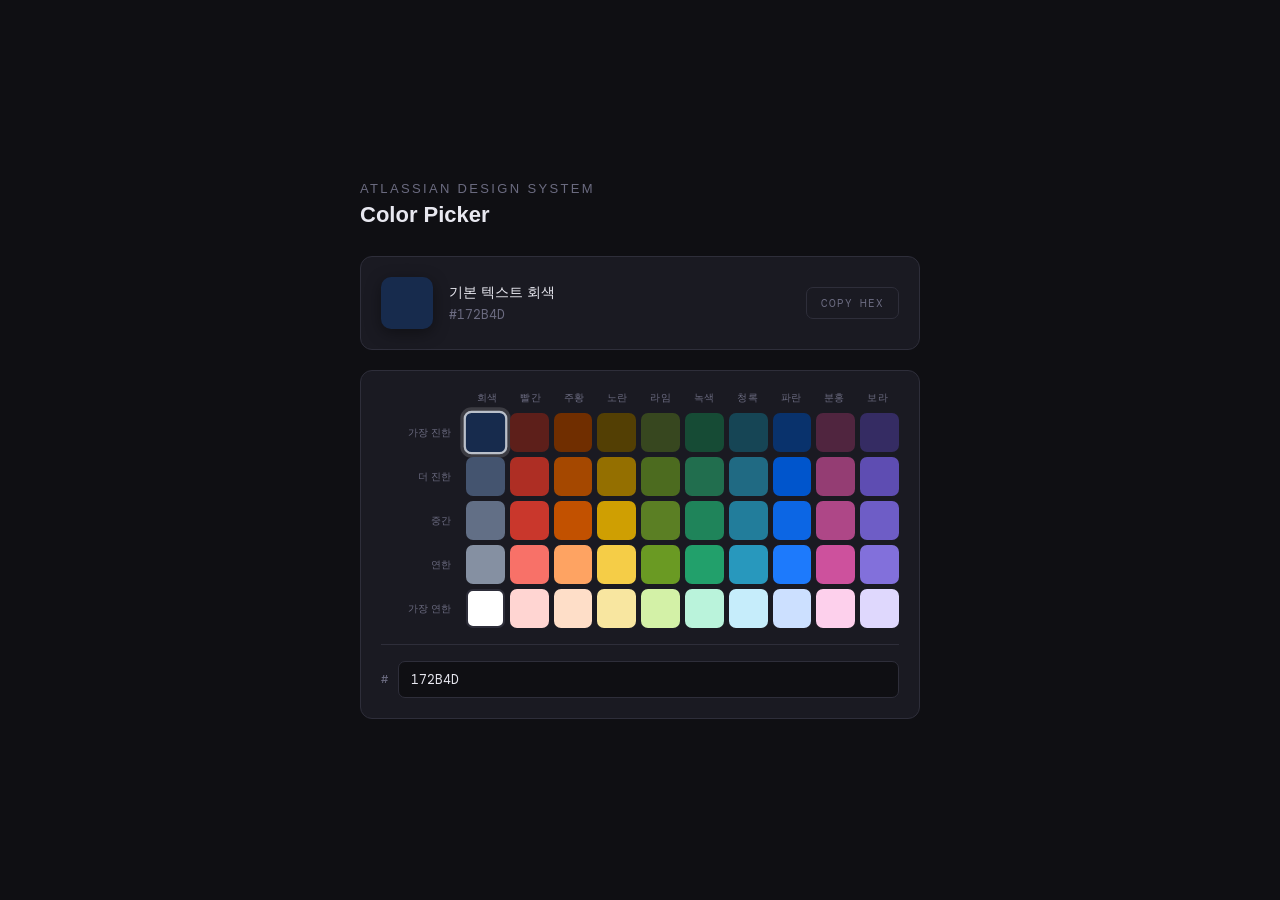
<file: docs/resource/colorpicker.html>
<!DOCTYPE html>
<html lang="ko">
<head>
  <meta charset="UTF-8" />
  <meta name="viewport" content="width=device-width, initial-scale=1.0" />
  <title>Color Picker</title>
  <link href="https://fonts.googleapis.com/css2?family=DM+Mono:wght@400;500&family=Pretendard:wght@400;500;600&display=swap" rel="stylesheet" />
  <style>
    *, *::before, *::after { box-sizing: border-box; margin: 0; padding: 0; }

    :root {
      --bg: #0F0F13;
      --surface: #1A1A22;
      --border: #2E2E3A;
      --text: #E8E8F0;
      --text-muted: #6B6B80;
      --radius: 12px;
    }

    body {
      background: var(--bg);
      color: var(--text);
      font-family: 'Pretendard', sans-serif;
      min-height: 100vh;
      display: flex;
      align-items: center;
      justify-content: center;
      padding: 32px 16px;
    }

    .wrapper {
      width: 100%;
      max-width: 560px;
    }

    header {
      margin-bottom: 28px;
    }

    header h1 {
      font-size: 13px;
      font-weight: 500;
      letter-spacing: 0.18em;
      text-transform: uppercase;
      color: var(--text-muted);
      margin-bottom: 6px;
    }

    header p {
      font-size: 22px;
      font-weight: 600;
      color: var(--text);
    }

    /* Preview Bar */
    .preview-bar {
      background: var(--surface);
      border: 1px solid var(--border);
      border-radius: var(--radius);
      padding: 20px;
      margin-bottom: 20px;
      display: flex;
      align-items: center;
      gap: 16px;
    }

    .preview-swatch {
      width: 52px;
      height: 52px;
      border-radius: 10px;
      flex-shrink: 0;
      background: #172B4D;
      transition: background 0.2s ease;
      box-shadow: 0 4px 16px rgba(0,0,0,0.4);
    }

    .preview-info {
      flex: 1;
      min-width: 0;
    }

    .preview-label {
      font-size: 14px;
      font-weight: 500;
      color: var(--text);
      margin-bottom: 4px;
      white-space: nowrap;
      overflow: hidden;
      text-overflow: ellipsis;
    }

    .preview-hex {
      font-family: 'DM Mono', monospace;
      font-size: 13px;
      color: var(--text-muted);
    }

    .copy-btn {
      background: none;
      border: 1px solid var(--border);
      color: var(--text-muted);
      font-family: 'DM Mono', monospace;
      font-size: 11px;
      letter-spacing: 0.08em;
      padding: 8px 14px;
      border-radius: 7px;
      cursor: pointer;
      transition: all 0.15s ease;
      white-space: nowrap;
    }

    .copy-btn:hover {
      border-color: #555;
      color: var(--text);
    }

    .copy-btn.copied {
      border-color: #22A06B;
      color: #22A06B;
    }

    /* Grid */
    .picker-panel {
      background: var(--surface);
      border: 1px solid var(--border);
      border-radius: var(--radius);
      padding: 20px;
    }

    .row-labels {
      display: grid;
      grid-template-columns: 80px repeat(10, 1fr);
      gap: 5px;
      margin-bottom: 8px;
      padding: 0 2px;
    }

    .col-label {
      font-size: 10px;
      color: var(--text-muted);
      text-align: center;
      letter-spacing: 0.04em;
    }

    .color-grid {
      display: flex;
      flex-direction: column;
      gap: 5px;
    }

    .color-row {
      display: grid;
      grid-template-columns: 80px repeat(10, 1fr);
      gap: 5px;
      align-items: center;
    }

    .row-label {
      font-size: 10px;
      color: var(--text-muted);
      text-align: right;
      padding-right: 10px;
      line-height: 1.3;
    }

    .swatch {
      aspect-ratio: 1;
      border-radius: 7px;
      cursor: pointer;
      position: relative;
      transition: transform 0.12s ease, box-shadow 0.12s ease;
      border: 2px solid transparent;
    }

    .swatch:hover {
      transform: scale(1.15);
      z-index: 10;
      box-shadow: 0 4px 14px rgba(0,0,0,0.5);
    }

    .swatch.active {
      border-color: rgba(255,255,255,0.7);
      transform: scale(1.12);
      box-shadow: 0 0 0 3px rgba(255,255,255,0.15);
    }

    /* White swatch special border */
    .swatch[data-hex="#FFFFFF"] {
      border-color: var(--border);
    }

    /* Divider */
    .divider {
      height: 1px;
      background: var(--border);
      margin: 16px 0;
    }

    /* Hex input */
    .input-row {
      display: flex;
      align-items: center;
      gap: 10px;
    }

    .input-row label {
      font-family: 'DM Mono', monospace;
      font-size: 12px;
      color: var(--text-muted);
    }

    .hex-input {
      flex: 1;
      background: var(--bg);
      border: 1px solid var(--border);
      border-radius: 7px;
      color: var(--text);
      font-family: 'DM Mono', monospace;
      font-size: 13px;
      padding: 9px 12px;
      outline: none;
      transition: border-color 0.15s;
    }

    .hex-input:focus {
      border-color: #555;
    }

    /* Toast */
    .toast {
      position: fixed;
      bottom: 24px;
      left: 50%;
      transform: translateX(-50%) translateY(60px);
      background: #22A06B;
      color: #fff;
      font-size: 13px;
      font-weight: 500;
      padding: 10px 20px;
      border-radius: 999px;
      opacity: 0;
      transition: all 0.25s ease;
      pointer-events: none;
      white-space: nowrap;
    }

    .toast.show {
      opacity: 1;
      transform: translateX(-50%) translateY(0);
    }
  </style>
</head>
<body>

<div class="wrapper">
  <header>
    <h1>Atlassian Design System</h1>
    <p>Color Picker</p>
  </header>

  <div class="preview-bar">
    <div class="preview-swatch" id="previewSwatch"></div>
    <div class="preview-info">
      <div class="preview-label" id="previewLabel">기본 텍스트 회색</div>
      <div class="preview-hex" id="previewHex">#172B4D</div>
    </div>
    <button class="copy-btn" id="copyBtn" onclick="copyColor()">COPY HEX</button>
  </div>

  <div class="picker-panel">
    <div class="row-labels">
      <div></div>
      <div class="col-label">회색</div>
      <div class="col-label">빨간</div>
      <div class="col-label">주황</div>
      <div class="col-label">노란</div>
      <div class="col-label">라임</div>
      <div class="col-label">녹색</div>
      <div class="col-label">청록</div>
      <div class="col-label">파란</div>
      <div class="col-label">분홍</div>
      <div class="col-label">보라</div>
    </div>

    <div class="color-grid" id="colorGrid"></div>

    <div class="divider"></div>

    <div class="input-row">
      <label>#</label>
      <input class="hex-input" id="hexInput" type="text" maxlength="6" placeholder="172B4D" oninput="onHexInput(this)" />
    </div>
  </div>
</div>

<div class="toast" id="toast">클립보드에 복사되었습니다!</div>

<script>
  const ROWS = [
    {
      label: '가장\n진한',
      colors: [
        { hex: '#172B4D', name: '기본 텍스트 회색' },
        { hex: '#5D1F1A', name: '가장 진한 빨간색' },
        { hex: '#702E00', name: '가장 진한 주황색' },
        { hex: '#533F04', name: '가장 진한 노란색' },
        { hex: '#37471F', name: '가장 진한 라임색' },
        { hex: '#164B35', name: '가장 진한 녹색' },
        { hex: '#164555', name: '가장 진한 청록색' },
        { hex: '#09326C', name: '가장 진한 파란색' },
        { hex: '#50253F', name: '가장 진한 분홍색' },
        { hex: '#352C63', name: '가장 진한 보라색' },
      ]
    },
    {
      label: '더\n진한',
      colors: [
        { hex: '#44546F', name: '더 진한 회색' },
        { hex: '#AE2E24', name: '더 진한 빨간색' },
        { hex: '#A54800', name: '더 진한 주황색' },
        { hex: '#946F00', name: '더 진한 노란색' },
        { hex: '#4C6B1F', name: '더 진한 라임색' },
        { hex: '#216E4E', name: '더 진한 녹색' },
        { hex: '#206A83', name: '더 진한 청록색' },
        { hex: '#0055CC', name: '더 진한 파란색' },
        { hex: '#943D73', name: '더 진한 분홍색' },
        { hex: '#5E4DB2', name: '더 진한 보라색' },
      ]
    },
    {
      label: '중간',
      colors: [
        { hex: '#626F86', name: '회색' },
        { hex: '#C9372C', name: '빨간색' },
        { hex: '#C25100', name: '주황색' },
        { hex: '#CF9F02', name: '노란색' },
        { hex: '#5B7F24', name: '라임색' },
        { hex: '#1F845A', name: '녹색' },
        { hex: '#227D9B', name: '청록색' },
        { hex: '#0C66E4', name: '파란색' },
        { hex: '#AE4787', name: '분홍색' },
        { hex: '#6E5DC6', name: '보라색' },
      ]
    },
    {
      label: '연한',
      colors: [
        { hex: '#8590A2', name: '연한 회색' },
        { hex: '#F87168', name: '연한 빨간색' },
        { hex: '#FEA362', name: '연한 주황색' },
        { hex: '#F5CD47', name: '연한 노란색' },
        { hex: '#6A9A23', name: '연한 라임색' },
        { hex: '#22A06B', name: '연한 녹색' },
        { hex: '#2898BD', name: '연한 청록색' },
        { hex: '#1D7AFC', name: '연한 파란색' },
        { hex: '#CD519D', name: '연한 분홍색' },
        { hex: '#8270DB', name: '연한 보라색' },
      ]
    },
    {
      label: '가장\n연한',
      colors: [
        { hex: '#FFFFFF', name: '가장 연한 회색 (흰색)' },
        { hex: '#FFD5D2', name: '가장 연한 빨간색' },
        { hex: '#FEDEC8', name: '가장 연한 주황색' },
        { hex: '#F8E6A0', name: '가장 연한 노란색' },
        { hex: '#D3F1A7', name: '가장 연한 라임색' },
        { hex: '#BAF3DB', name: '가장 연한 녹색' },
        { hex: '#C6EDFB', name: '가장 연한 청록색' },
        { hex: '#CCE0FF', name: '가장 연한 파란색' },
        { hex: '#FDD0EC', name: '가장 연한 분홍색' },
        { hex: '#DFD8FD', name: '가장 연한 보라색' },
      ]
    }
  ];

  let selectedHex = '#172B4D';
  let selectedName = '기본 텍스트 회색';

  function buildGrid() {
    const grid = document.getElementById('colorGrid');
    ROWS.forEach(row => {
      const rowEl = document.createElement('div');
      rowEl.className = 'color-row';

      const labelEl = document.createElement('div');
      labelEl.className = 'row-label';
      labelEl.textContent = row.label;
      rowEl.appendChild(labelEl);

      row.colors.forEach(c => {
        const swatch = document.createElement('div');
        swatch.className = 'swatch';
        swatch.style.background = c.hex;
        swatch.dataset.hex = c.hex;
        swatch.dataset.name = c.name;
        swatch.title = c.name;
        swatch.addEventListener('click', () => selectColor(c.hex, c.name, swatch));
        rowEl.appendChild(swatch);
      });

      grid.appendChild(rowEl);
    });

    // activate first
    const first = grid.querySelector('.swatch');
    if (first) selectColor(first.dataset.hex, first.dataset.name, first);
  }

  function selectColor(hex, name, el) {
    document.querySelectorAll('.swatch.active').forEach(s => s.classList.remove('active'));
    if (el) el.classList.add('active');

    selectedHex = hex;
    selectedName = name;

    document.getElementById('previewSwatch').style.background = hex;
    document.getElementById('previewLabel').textContent = name;
    document.getElementById('previewHex').textContent = hex;
    document.getElementById('hexInput').value = hex.replace('#', '');
    document.getElementById('copyBtn').classList.remove('copied');
    document.getElementById('copyBtn').textContent = 'COPY HEX';
  }

  function onHexInput(input) {
    let val = input.value.replace(/[^0-9a-fA-F]/g, '');
    input.value = val;
    if (val.length === 6) {
      const hex = '#' + val.toUpperCase();
      document.getElementById('previewSwatch').style.background = hex;
      document.getElementById('previewHex').textContent = hex;
      document.getElementById('previewLabel').textContent = '커스텀 색상';
      selectedHex = hex;
      selectedName = '커스텀 색상';
      document.querySelectorAll('.swatch.active').forEach(s => s.classList.remove('active'));
    }
  }

  function copyColor() {
    navigator.clipboard.writeText(selectedHex).then(() => {
      const btn = document.getElementById('copyBtn');
      btn.textContent = 'COPIED!';
      btn.classList.add('copied');

      const toast = document.getElementById('toast');
      toast.classList.add('show');
      setTimeout(() => {
        toast.classList.remove('show');
        btn.textContent = 'COPY HEX';
        btn.classList.remove('copied');
      }, 2000);
    });
  }

  buildGrid();
</script>
</body>
</html>
</file>
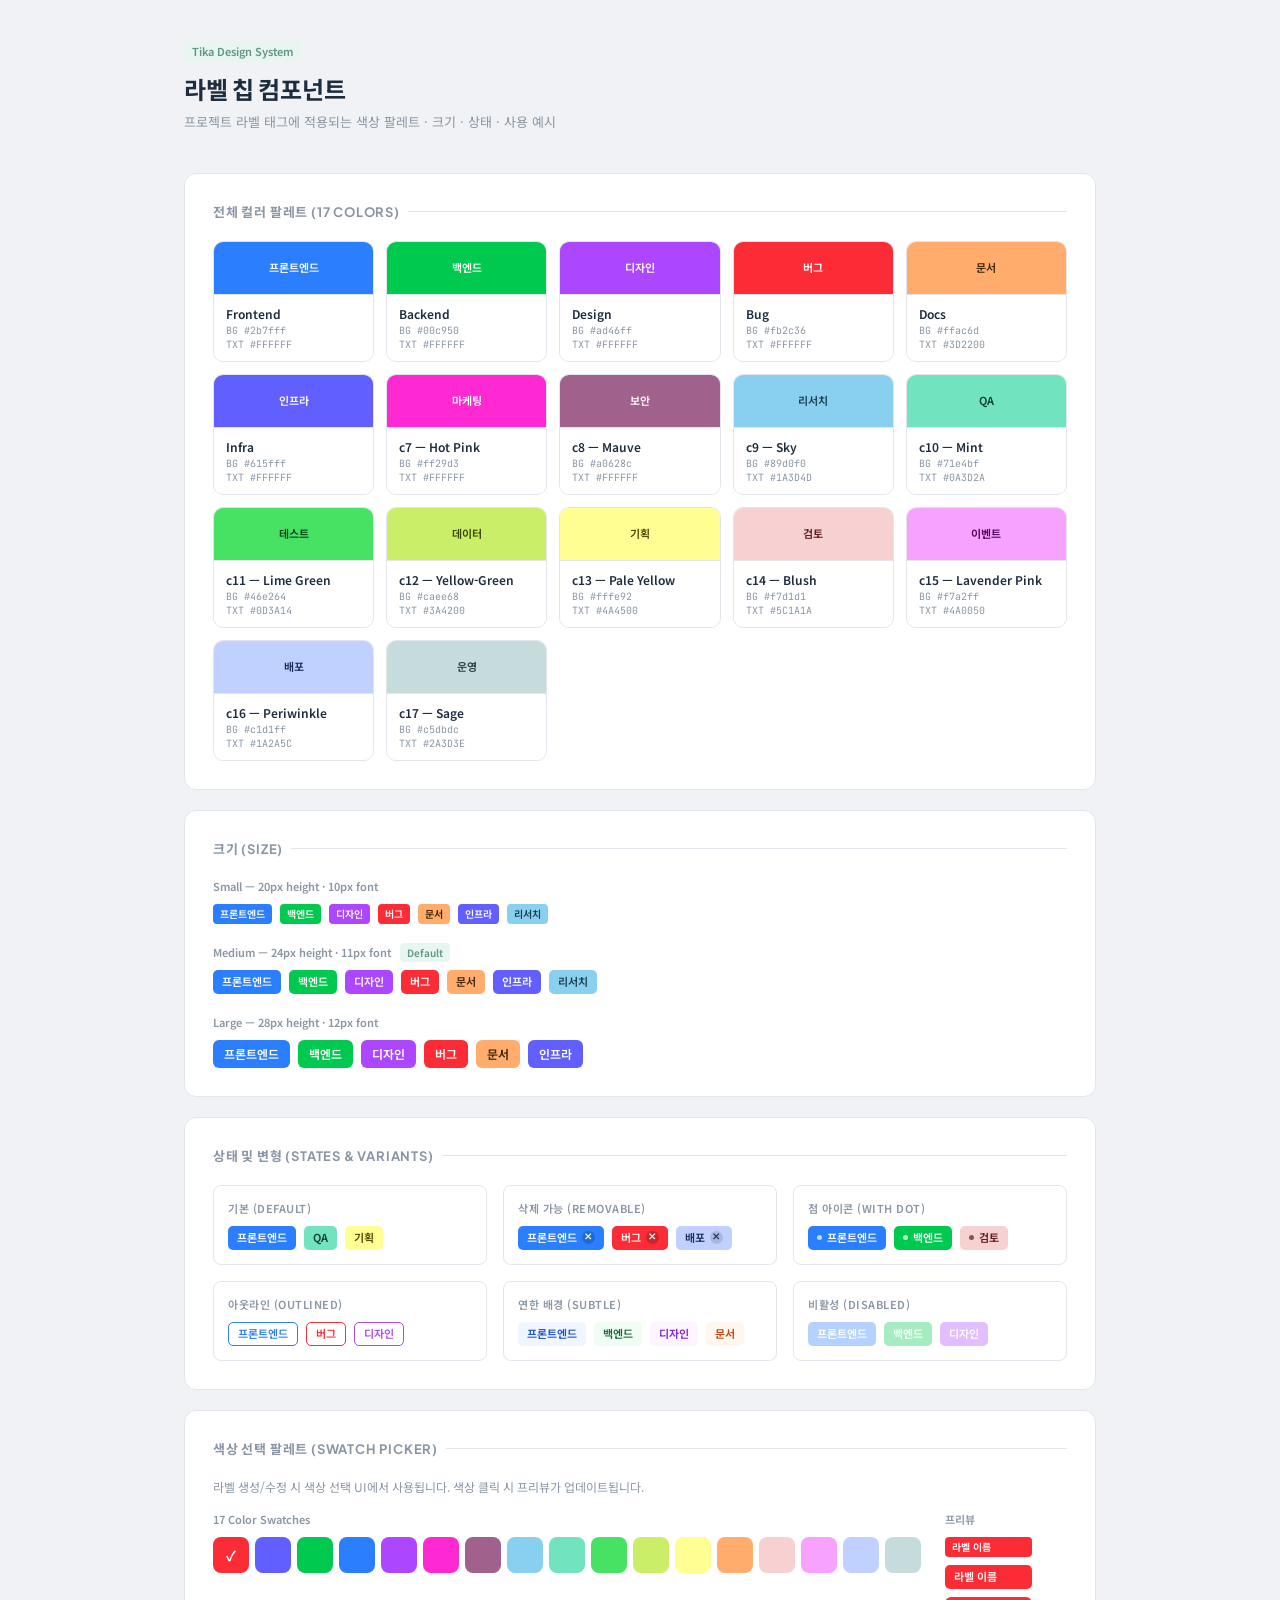
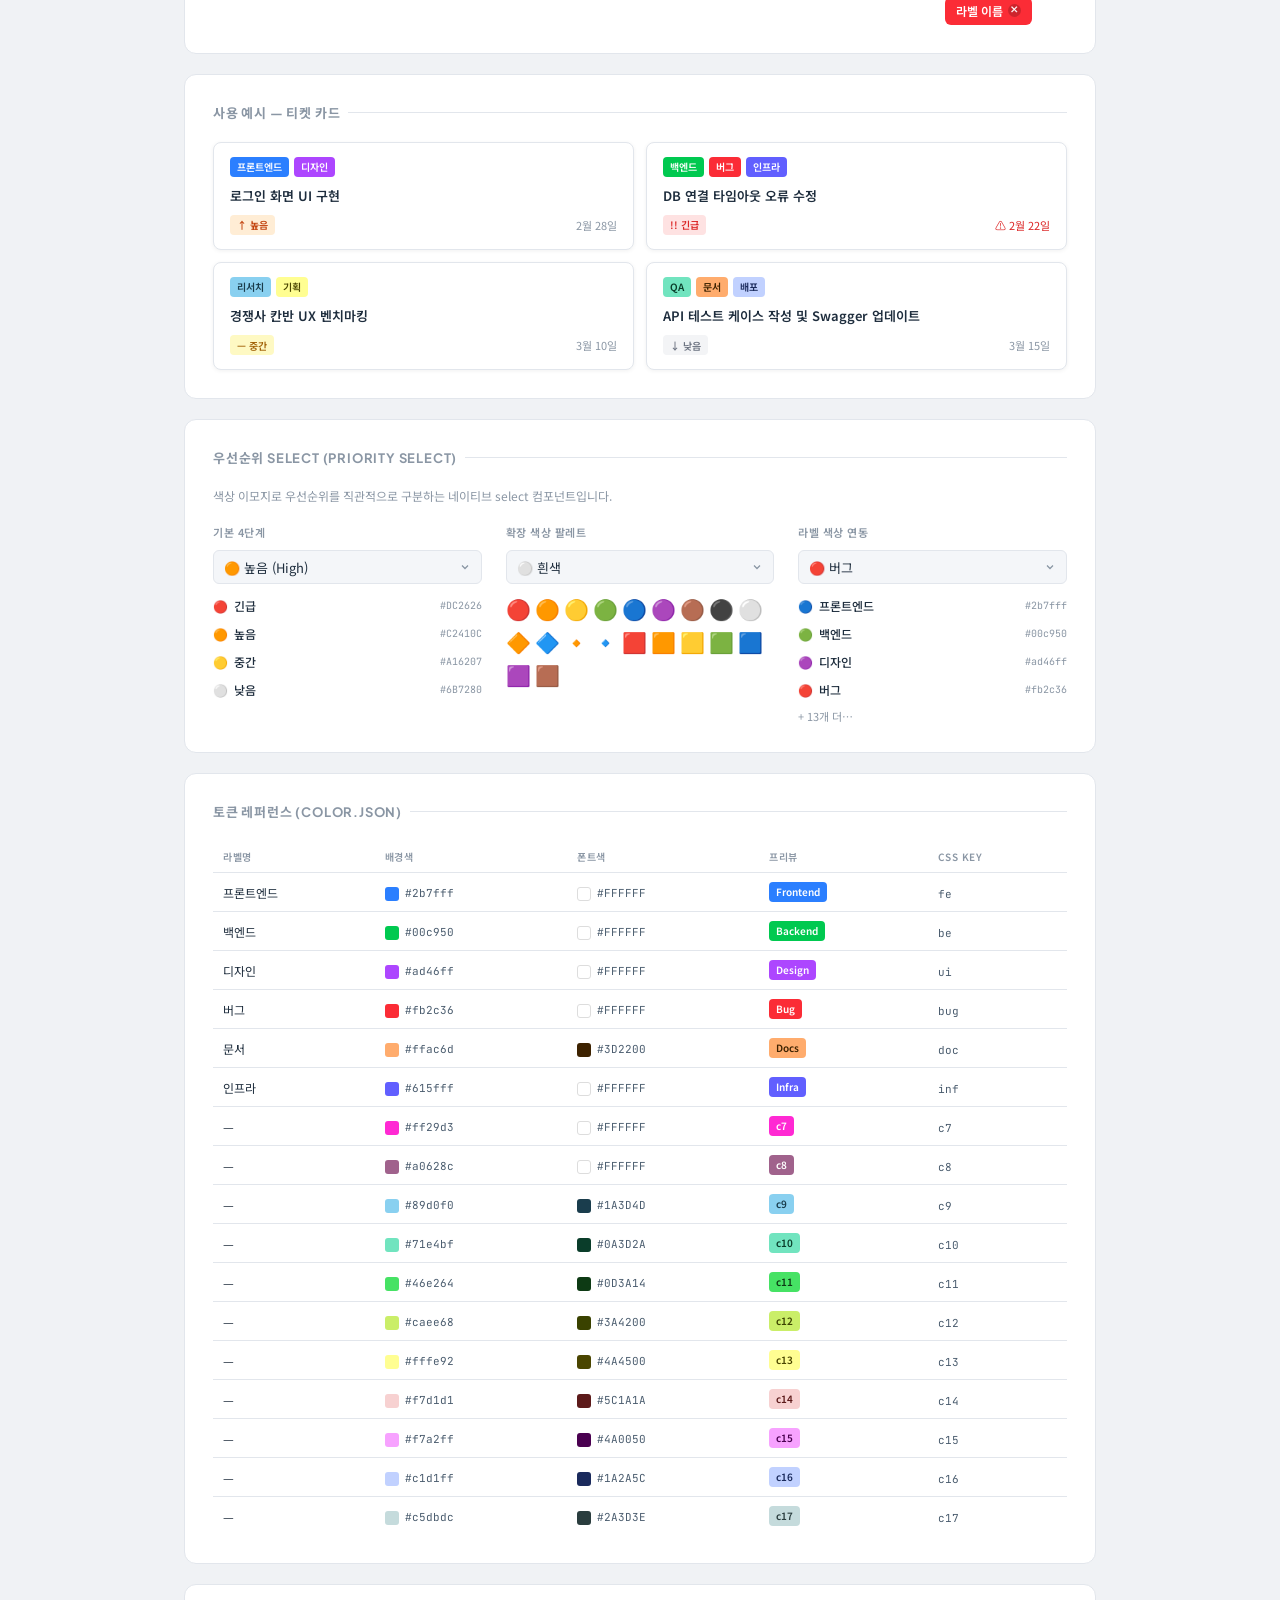
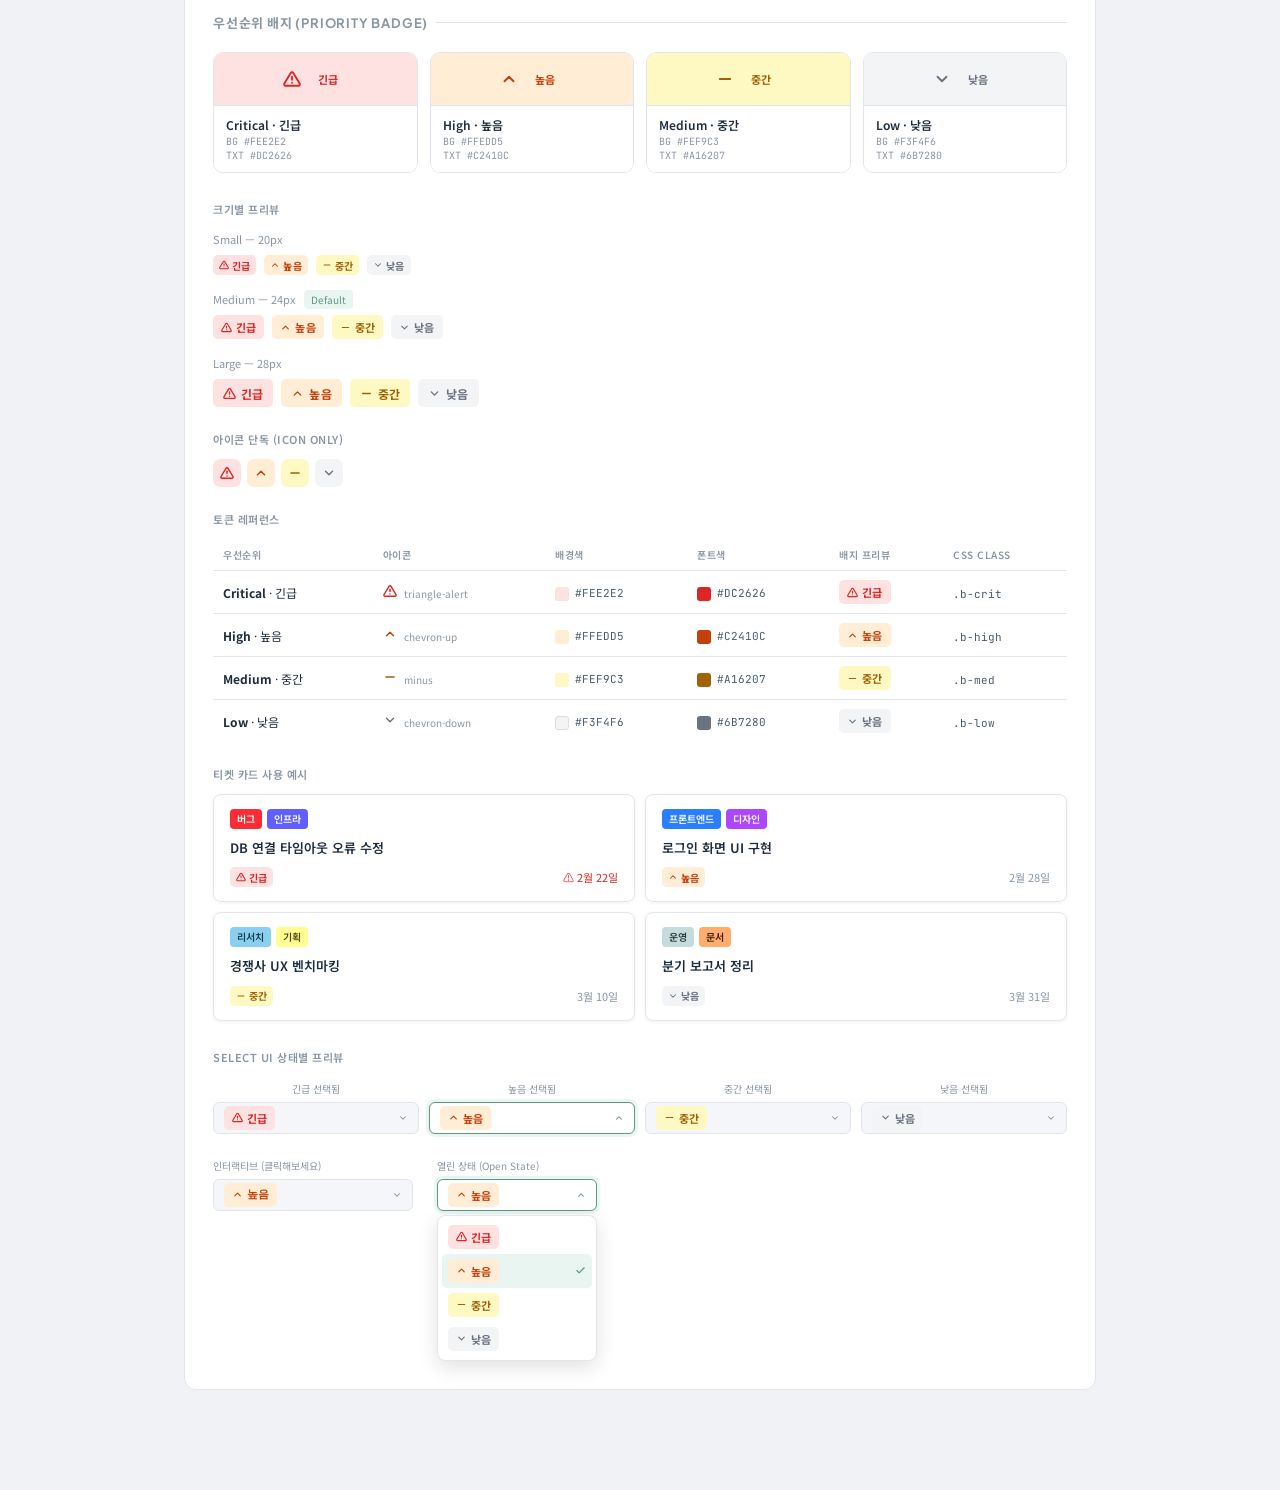
<file: docs/resource/label-chip-system.html>
<!DOCTYPE html>
<html lang="ko">
<head>
<meta charset="UTF-8"/>
<meta name="viewport" content="width=device-width, initial-scale=1.0"/>
<title>Tika — 라벨 칩 컴포넌트</title>
<link rel="preconnect" href="https://fonts.googleapis.com"/>
<link rel="preconnect" href="https://fonts.gstatic.com" crossorigin/>
<link href="https://fonts.googleapis.com/css2?family=Noto+Sans+KR:wght@400;500;600;700&family=Plus+Jakarta+Sans:wght@500;600;700&family=JetBrains+Mono:wght@400;500&display=swap" rel="stylesheet"/>
<style>
:root {
  --font-display:'Plus Jakarta Sans','Noto Sans KR',sans-serif;
  --font-body:'Noto Sans KR','Plus Jakarta Sans',sans-serif;
  --font-mono:'JetBrains Mono',monospace;
  --bg:#F0F2F5;
  --card:#FFFFFF;
  --border:#E2E6EC;
  --border-strong:#CDD3DC;
  --text-primary:#1E2D3D;
  --text-secondary:#4A5C6E;
  --text-muted:#8A96A4;
  --accent:#629584;
  --accent-hover:#527D6F;
  --accent-light:#E8F5F0;
}
*,*::before,*::after{margin:0;padding:0;box-sizing:border-box}
html,body{font-family:var(--font-body);font-size:14px;color:var(--text-primary);background:var(--bg);-webkit-font-smoothing:antialiased}

.page{max-width:960px;margin:0 auto;padding:40px 24px 80px}

/* ── Page Header ── */
.page-header{margin-bottom:40px}
.page-title{font-family:var(--font-display);font-size:24px;font-weight:700;color:var(--text-primary);margin-bottom:6px}
.page-sub{font-size:13px;color:var(--text-muted);line-height:1.6}
.tika-tag{display:inline-flex;align-items:center;gap:4px;height:20px;padding:0 8px;border-radius:4px;background:var(--accent-light);color:var(--accent);font-size:11px;font-weight:600;margin-bottom:10px}

/* ── Section ── */
.section{background:var(--card);border-radius:12px;border:1px solid var(--border);padding:28px;margin-bottom:20px}
.section-title{font-family:var(--font-display);font-size:13px;font-weight:700;color:var(--text-muted);text-transform:uppercase;letter-spacing:.8px;margin-bottom:20px;display:flex;align-items:center;gap:8px}
.section-title::after{content:'';flex:1;height:1px;background:var(--border)}

/* ── CHIP BASE ── */
.chip{
  display:inline-flex;align-items:center;gap:5px;
  padding:0 10px;border-radius:5px;
  font-family:var(--font-body);font-weight:600;
  white-space:nowrap;cursor:default;
  transition:filter .15s, transform .1s;
  border:none;
  line-height:1;
}
.chip:hover{filter:brightness(.93);transform:translateY(-1px)}
.chip-sm{height:20px;font-size:10px;padding:0 7px;border-radius:4px;gap:4px}
.chip-md{height:24px;font-size:11px;padding:0 9px;border-radius:5px}
.chip-lg{height:28px;font-size:12px;padding:0 11px;border-radius:6px}

/* Remove button */
.chip-rm{
  width:13px;height:13px;display:inline-flex;align-items:center;justify-content:center;
  border:none;background:rgba(0,0,0,0.18);border-radius:50%;
  color:inherit;cursor:pointer;flex-shrink:0;
  font-style:normal;font-size:9px;line-height:1;padding:0;
  transition:background .12s;
}
.chip-rm:hover{background:rgba(0,0,0,0.38)}
/* light-bg chips need darker rm */
.chip.light .chip-rm{background:rgba(0,0,0,0.12)}
.chip.light .chip-rm:hover{background:rgba(0,0,0,0.25)}

/* dot icon */
.chip-dot{width:5px;height:5px;border-radius:50%;background:currentColor;opacity:.7;flex-shrink:0}

/* ── Color grid ── */
.color-grid{display:grid;grid-template-columns:repeat(auto-fill,minmax(160px,1fr));gap:12px}
.color-card{
  border:1px solid var(--border);border-radius:10px;overflow:hidden;
  transition:box-shadow .15s,transform .15s;cursor:default;
}
.color-card:hover{box-shadow:0 4px 16px rgba(0,0,0,.1);transform:translateY(-2px)}
.cc-swatch{height:52px;display:flex;align-items:center;justify-content:center;gap:6px;padding:0 12px}
.cc-info{padding:10px 12px;border-top:1px solid var(--border);background:var(--card)}
.cc-name{font-size:12px;font-weight:600;color:var(--text-primary);margin-bottom:2px}
.cc-hex{font-family:var(--font-mono);font-size:10px;color:var(--text-muted)}
.cc-text-hex{font-family:var(--font-mono);font-size:10px;color:var(--text-muted);margin-top:1px}

/* ── Sizes row ── */
.sizes-row{display:flex;align-items:center;gap:10px;flex-wrap:wrap}
.size-label{font-size:11px;color:var(--text-muted);font-weight:500;min-width:32px}

/* ── Chip group ── */
.chip-group{display:flex;flex-wrap:wrap;gap:8px;align-items:center}

/* ── State demo ── */
.state-grid{display:grid;grid-template-columns:repeat(3,1fr);gap:16px}
.state-card{border:1px solid var(--border);border-radius:8px;padding:14px}
.state-name{font-size:11px;font-weight:600;color:var(--text-muted);text-transform:uppercase;letter-spacing:.5px;margin-bottom:10px}

/* ── Usage example ── */
.ticket-mock{
  border:1px solid var(--border);border-radius:8px;padding:14px 16px;
  background:var(--card);box-shadow:0 1px 4px rgba(0,0,0,.06);
}
.ticket-top{display:flex;align-items:flex-start;justify-content:space-between;gap:10px;margin-bottom:10px}
.ticket-title-mock{font-size:13px;font-weight:600;color:var(--text-primary);line-height:1.4}
.ticket-chips{display:flex;flex-wrap:wrap;gap:5px;margin-bottom:10px}
.ticket-footer{display:flex;align-items:center;justify-content:space-between;font-size:11px;color:var(--text-muted)}
.priority-badge{display:inline-flex;align-items:center;gap:4px;height:20px;padding:0 7px;border-radius:4px;font-size:10px;font-weight:600}

/* ── Palette swatch strip ── */
.swatch-strip{display:flex;gap:6px;flex-wrap:wrap}
.swatch{
  width:36px;height:36px;border-radius:8px;cursor:pointer;
  display:flex;align-items:center;justify-content:center;
  transition:transform .12s,box-shadow .12s;
  border:2px solid transparent;
  position:relative;
}
.swatch:hover{transform:scale(1.15);box-shadow:0 4px 12px rgba(0,0,0,.2)}
.swatch.selected::after{
  content:'✓';position:absolute;font-size:14px;font-weight:700;
  color:inherit;
}

/* ── Priority badge ── */
.priority-icon-demo{display:flex;align-items:center;justify-content:center}
.priority-badge-demo{
  display:inline-flex;align-items:center;height:22px;padding:0 9px;
  border-radius:5px;font-size:11px;font-weight:700;letter-spacing:.2px;
}
/* pbadge = priority badge with icon */
.pbadge{
  display:inline-flex;align-items:center;gap:4px;
  font-weight:700;border-radius:5px;letter-spacing:.2px;white-space:nowrap;
  cursor:default;
}
.pbadge-sm{height:20px;font-size:10px;padding:0 6px;gap:3px}
.pbadge-md{height:24px;font-size:11px;padding:0 8px;gap:4px}
.pbadge-lg{height:28px;font-size:12px;padding:0 10px;gap:5px}
.picon{
  flex-shrink:0;fill:none;stroke:currentColor;
  stroke-width:2.5;stroke-linecap:round;stroke-linejoin:round;
}
.pbadge-sm .picon{width:10px;height:10px}
.pbadge-md .picon{width:11px;height:11px}
.pbadge-lg .picon{width:13px;height:13px}
/* icon-only circle */
.picon-only{
  width:28px;height:28px;border-radius:7px;
  display:inline-flex;align-items:center;justify-content:center;
  cursor:default;transition:filter .15s,transform .12s;
}
.picon-only:hover{filter:brightness(.9);transform:scale(1.1)}
.picon-only svg{width:14px;height:14px;fill:none;stroke:currentColor;stroke-width:2.5;stroke-linecap:round;stroke-linejoin:round}

/* ── Priority Select mock (trigger closed) ── */
.psel-mock{
  display:flex;align-items:center;justify-content:space-between;
  height:32px;padding:0 10px;
  border:1px solid var(--border);border-radius:6px;
  background:#F4F6F9;cursor:pointer;
}
.psel-mock.psel-open{
  border-color:var(--accent);background:#fff;
  box-shadow:0 0 0 3px var(--accent-light);
}

/* ── Priority Select interactive wrap ── */
.psel-wrap{position:relative;width:100%}
.psel-trigger{
  width:100%;height:32px;padding:0 10px;
  display:flex;align-items:center;justify-content:space-between;gap:6px;
  border:1px solid var(--border);border-radius:6px;
  background:#F4F6F9;cursor:pointer;transition:all .15s;
}
.psel-trigger:hover{border-color:var(--border-strong);background:#EAEDF1}
.psel-wrap.ps-open .psel-trigger{
  border-color:var(--accent);background:#fff;
  box-shadow:0 0 0 3px var(--accent-light);
}
.psel-chevron{color:var(--text-muted);flex-shrink:0;transition:transform .18s}
.psel-wrap.ps-open .psel-chevron{transform:rotate(180deg)}

.psel-menu{
  display:none;position:absolute;top:calc(100% + 4px);left:0;right:0;
  background:#fff;border:1px solid var(--border);border-radius:8px;
  box-shadow:0 6px 20px rgba(0,0,0,.12);padding:4px;z-index:50;
}
.psel-wrap.ps-open .psel-menu{display:block;animation:pdrop .14s ease-out}
@keyframes pdrop{from{opacity:0;transform:translateY(-4px)}to{opacity:1;transform:none}}

.psel-item{
  width:100%;padding:5px 6px;display:flex;align-items:center;
  border:none;background:transparent;cursor:pointer;border-radius:5px;
  transition:background .12s;
}
.psel-item:hover{background:#F0F4F8}
.psel-item.psel-item-sel{background:var(--accent-light)}

/* ── Open state static diagram ── */
.psel-menu-static{
  background:#fff;border:1px solid var(--border);border-radius:8px;
  box-shadow:0 6px 20px rgba(0,0,0,.12);padding:4px;width:160px;
}
.psel-item-static{
  padding:5px 6px;display:flex;align-items:center;justify-content:space-between;
  border-radius:5px;
}
.psel-item-active{background:var(--accent-light)}

/* ── Priority select demo ── */
.meta-select-demo{
  width:100%;height:34px;padding:0 10px;
  border:1px solid var(--border);border-radius:6px;
  font-family:var(--font-body);font-size:13px;color:var(--text-primary);
  background:#F4F6F9;outline:none;cursor:pointer;
  -webkit-appearance:none;appearance:none;
  background-image:url("data:image/svg+xml,%3Csvg xmlns='http://www.w3.org/2000/svg' width='12' height='12' viewBox='0 0 24 24' fill='none' stroke='%238A96A4' stroke-width='2.5'%3E%3Cpath d='m6 9 6 6 6-6'/%3E%3C/svg%3E");
  background-repeat:no-repeat;background-position:right 10px center;padding-right:28px;
}
.meta-select-demo:focus{border-color:var(--accent);background:#fff;box-shadow:0 0 0 3px var(--accent-light)}
.sel-opt-preview{
  display:flex;align-items:center;gap:6px;
  padding:3px 0;font-size:12px;
}
.sel-opt-label{font-weight:500;color:var(--text-primary);flex:1}
.sel-opt-hex{font-family:var(--font-mono);font-size:10px;color:var(--text-muted)}

/* ── Token table ── */
.token-table{width:100%;border-collapse:collapse;font-size:12px}
.token-table th{text-align:left;padding:8px 10px;font-size:10px;font-weight:600;color:var(--text-muted);text-transform:uppercase;letter-spacing:.5px;border-bottom:1px solid var(--border)}
.token-table td{padding:9px 10px;border-bottom:1px solid var(--border);vertical-align:middle}
.token-table tr:last-child td{border-bottom:none}
.token-table tr:hover td{background:#F8FAFC}
.mono{font-family:var(--font-mono);font-size:11px;color:var(--text-secondary)}
.swatch-sm{width:14px;height:14px;border-radius:3px;display:inline-block;flex-shrink:0;vertical-align:middle;margin-right:6px}
</style>
</head>
<body>
<div class="page">

  <!-- Page Header -->
  <div class="page-header">
    <div class="tika-tag">Tika Design System</div>
    <div class="page-title">라벨 칩 컴포넌트</div>
    <div class="page-sub">프로젝트 라벨 태그에 적용되는 색상 팔레트 · 크기 · 상태 · 사용 예시</div>
  </div>

  <!-- ══ 1. 전체 컬러 팔레트 ══ -->
  <div class="section">
    <div class="section-title">전체 컬러 팔레트 (17 Colors)</div>
    <div class="color-grid">

      <!-- Preset 6 -->
      <div class="color-card">
        <div class="cc-swatch" style="background:#2b7fff">
          <span class="chip chip-md" style="background:#2b7fff;color:#fff">프론트엔드</span>
        </div>
        <div class="cc-info">
          <div class="cc-name">Frontend</div>
          <div class="cc-hex">BG #2b7fff</div>
          <div class="cc-text-hex">TXT #FFFFFF</div>
        </div>
      </div>

      <div class="color-card">
        <div class="cc-swatch" style="background:#00c950">
          <span class="chip chip-md" style="background:#00c950;color:#fff">백엔드</span>
        </div>
        <div class="cc-info">
          <div class="cc-name">Backend</div>
          <div class="cc-hex">BG #00c950</div>
          <div class="cc-text-hex">TXT #FFFFFF</div>
        </div>
      </div>

      <div class="color-card">
        <div class="cc-swatch" style="background:#ad46ff">
          <span class="chip chip-md" style="background:#ad46ff;color:#fff">디자인</span>
        </div>
        <div class="cc-info">
          <div class="cc-name">Design</div>
          <div class="cc-hex">BG #ad46ff</div>
          <div class="cc-text-hex">TXT #FFFFFF</div>
        </div>
      </div>

      <div class="color-card">
        <div class="cc-swatch" style="background:#fb2c36">
          <span class="chip chip-md" style="background:#fb2c36;color:#fff">버그</span>
        </div>
        <div class="cc-info">
          <div class="cc-name">Bug</div>
          <div class="cc-hex">BG #fb2c36</div>
          <div class="cc-text-hex">TXT #FFFFFF</div>
        </div>
      </div>

      <div class="color-card">
        <div class="cc-swatch" style="background:#ffac6d">
          <span class="chip chip-md" style="background:#ffac6d;color:#3D2200">문서</span>
        </div>
        <div class="cc-info">
          <div class="cc-name">Docs</div>
          <div class="cc-hex">BG #ffac6d</div>
          <div class="cc-text-hex">TXT #3D2200</div>
        </div>
      </div>

      <div class="color-card">
        <div class="cc-swatch" style="background:#615fff">
          <span class="chip chip-md" style="background:#615fff;color:#fff">인프라</span>
        </div>
        <div class="cc-info">
          <div class="cc-name">Infra</div>
          <div class="cc-hex">BG #615fff</div>
          <div class="cc-text-hex">TXT #FFFFFF</div>
        </div>
      </div>

      <!-- Extended 11 -->
      <div class="color-card">
        <div class="cc-swatch" style="background:#ff29d3">
          <span class="chip chip-md" style="background:#ff29d3;color:#fff">마케팅</span>
        </div>
        <div class="cc-info">
          <div class="cc-name">c7 — Hot Pink</div>
          <div class="cc-hex">BG #ff29d3</div>
          <div class="cc-text-hex">TXT #FFFFFF</div>
        </div>
      </div>

      <div class="color-card">
        <div class="cc-swatch" style="background:#a0628c">
          <span class="chip chip-md" style="background:#a0628c;color:#fff">보안</span>
        </div>
        <div class="cc-info">
          <div class="cc-name">c8 — Mauve</div>
          <div class="cc-hex">BG #a0628c</div>
          <div class="cc-text-hex">TXT #FFFFFF</div>
        </div>
      </div>

      <div class="color-card">
        <div class="cc-swatch" style="background:#89d0f0">
          <span class="chip chip-md" style="background:#89d0f0;color:#1A3D4D">리서치</span>
        </div>
        <div class="cc-info">
          <div class="cc-name">c9 — Sky</div>
          <div class="cc-hex">BG #89d0f0</div>
          <div class="cc-text-hex">TXT #1A3D4D</div>
        </div>
      </div>

      <div class="color-card">
        <div class="cc-swatch" style="background:#71e4bf">
          <span class="chip chip-md" style="background:#71e4bf;color:#0A3D2A">QA</span>
        </div>
        <div class="cc-info">
          <div class="cc-name">c10 — Mint</div>
          <div class="cc-hex">BG #71e4bf</div>
          <div class="cc-text-hex">TXT #0A3D2A</div>
        </div>
      </div>

      <div class="color-card">
        <div class="cc-swatch" style="background:#46e264">
          <span class="chip chip-md" style="background:#46e264;color:#0D3A14">테스트</span>
        </div>
        <div class="cc-info">
          <div class="cc-name">c11 — Lime Green</div>
          <div class="cc-hex">BG #46e264</div>
          <div class="cc-text-hex">TXT #0D3A14</div>
        </div>
      </div>

      <div class="color-card">
        <div class="cc-swatch" style="background:#caee68">
          <span class="chip chip-md" style="background:#caee68;color:#3A4200">데이터</span>
        </div>
        <div class="cc-info">
          <div class="cc-name">c12 — Yellow-Green</div>
          <div class="cc-hex">BG #caee68</div>
          <div class="cc-text-hex">TXT #3A4200</div>
        </div>
      </div>

      <div class="color-card">
        <div class="cc-swatch" style="background:#fffe92">
          <span class="chip chip-md" style="background:#fffe92;color:#4A4500">기획</span>
        </div>
        <div class="cc-info">
          <div class="cc-name">c13 — Pale Yellow</div>
          <div class="cc-hex">BG #fffe92</div>
          <div class="cc-text-hex">TXT #4A4500</div>
        </div>
      </div>

      <div class="color-card">
        <div class="cc-swatch" style="background:#f7d1d1">
          <span class="chip chip-md" style="background:#f7d1d1;color:#5C1A1A">검토</span>
        </div>
        <div class="cc-info">
          <div class="cc-name">c14 — Blush</div>
          <div class="cc-hex">BG #f7d1d1</div>
          <div class="cc-text-hex">TXT #5C1A1A</div>
        </div>
      </div>

      <div class="color-card">
        <div class="cc-swatch" style="background:#f7a2ff">
          <span class="chip chip-md" style="background:#f7a2ff;color:#4A0050">이벤트</span>
        </div>
        <div class="cc-info">
          <div class="cc-name">c15 — Lavender Pink</div>
          <div class="cc-hex">BG #f7a2ff</div>
          <div class="cc-text-hex">TXT #4A0050</div>
        </div>
      </div>

      <div class="color-card">
        <div class="cc-swatch" style="background:#c1d1ff">
          <span class="chip chip-md" style="background:#c1d1ff;color:#1A2A5C">배포</span>
        </div>
        <div class="cc-info">
          <div class="cc-name">c16 — Periwinkle</div>
          <div class="cc-hex">BG #c1d1ff</div>
          <div class="cc-text-hex">TXT #1A2A5C</div>
        </div>
      </div>

      <div class="color-card">
        <div class="cc-swatch" style="background:#c5dbdc">
          <span class="chip chip-md" style="background:#c5dbdc;color:#2A3D3E">운영</span>
        </div>
        <div class="cc-info">
          <div class="cc-name">c17 — Sage</div>
          <div class="cc-hex">BG #c5dbdc</div>
          <div class="cc-text-hex">TXT #2A3D3E</div>
        </div>
      </div>

    </div>
  </div>

  <!-- ══ 2. 크기 ══ -->
  <div class="section">
    <div class="section-title">크기 (Size)</div>

    <div style="display:flex;flex-direction:column;gap:20px">
      <div>
        <div style="font-size:11px;font-weight:600;color:var(--text-muted);margin-bottom:10px">Small — 20px height · 10px font</div>
        <div class="chip-group">
          <span class="chip chip-sm" style="background:#2b7fff;color:#fff">프론트엔드</span>
          <span class="chip chip-sm" style="background:#00c950;color:#fff">백엔드</span>
          <span class="chip chip-sm" style="background:#ad46ff;color:#fff">디자인</span>
          <span class="chip chip-sm" style="background:#fb2c36;color:#fff">버그</span>
          <span class="chip chip-sm" style="background:#ffac6d;color:#3D2200">문서</span>
          <span class="chip chip-sm" style="background:#615fff;color:#fff">인프라</span>
          <span class="chip chip-sm" style="background:#89d0f0;color:#1A3D4D">리서치</span>
        </div>
      </div>

      <div>
        <div style="font-size:11px;font-weight:600;color:var(--text-muted);margin-bottom:10px">Medium — 24px height · 11px font <span style="background:var(--accent-light);color:var(--accent);padding:2px 7px;border-radius:4px;font-size:10px;margin-left:6px">Default</span></div>
        <div class="chip-group">
          <span class="chip chip-md" style="background:#2b7fff;color:#fff">프론트엔드</span>
          <span class="chip chip-md" style="background:#00c950;color:#fff">백엔드</span>
          <span class="chip chip-md" style="background:#ad46ff;color:#fff">디자인</span>
          <span class="chip chip-md" style="background:#fb2c36;color:#fff">버그</span>
          <span class="chip chip-md" style="background:#ffac6d;color:#3D2200">문서</span>
          <span class="chip chip-md" style="background:#615fff;color:#fff">인프라</span>
          <span class="chip chip-md" style="background:#89d0f0;color:#1A3D4D">리서치</span>
        </div>
      </div>

      <div>
        <div style="font-size:11px;font-weight:600;color:var(--text-muted);margin-bottom:10px">Large — 28px height · 12px font</div>
        <div class="chip-group">
          <span class="chip chip-lg" style="background:#2b7fff;color:#fff">프론트엔드</span>
          <span class="chip chip-lg" style="background:#00c950;color:#fff">백엔드</span>
          <span class="chip chip-lg" style="background:#ad46ff;color:#fff">디자인</span>
          <span class="chip chip-lg" style="background:#fb2c36;color:#fff">버그</span>
          <span class="chip chip-lg" style="background:#ffac6d;color:#3D2200">문서</span>
          <span class="chip chip-lg" style="background:#615fff;color:#fff">인프라</span>
        </div>
      </div>
    </div>
  </div>

  <!-- ══ 3. 상태 및 변형 ══ -->
  <div class="section">
    <div class="section-title">상태 및 변형 (States & Variants)</div>
    <div class="state-grid">

      <!-- Default -->
      <div class="state-card">
        <div class="state-name">기본 (Default)</div>
        <div class="chip-group">
          <span class="chip chip-md" style="background:#2b7fff;color:#fff">프론트엔드</span>
          <span class="chip chip-md" style="background:#71e4bf;color:#0A3D2A">QA</span>
          <span class="chip chip-md" style="background:#fffe92;color:#4A4500">기획</span>
        </div>
      </div>

      <!-- With Remove -->
      <div class="state-card">
        <div class="state-name">삭제 가능 (Removable)</div>
        <div class="chip-group">
          <span class="chip chip-md" style="background:#2b7fff;color:#fff">프론트엔드 <button class="chip-rm" onclick="this.parentElement.remove()">✕</button></span>
          <span class="chip chip-md" style="background:#fb2c36;color:#fff">버그 <button class="chip-rm" onclick="this.parentElement.remove()">✕</button></span>
          <span class="chip chip-md light" style="background:#c1d1ff;color:#1A2A5C">배포 <button class="chip-rm" onclick="this.parentElement.remove()">✕</button></span>
        </div>
      </div>

      <!-- With Dot -->
      <div class="state-card">
        <div class="state-name">점 아이콘 (With Dot)</div>
        <div class="chip-group">
          <span class="chip chip-md" style="background:#2b7fff;color:#fff"><span class="chip-dot"></span>프론트엔드</span>
          <span class="chip chip-md" style="background:#00c950;color:#fff"><span class="chip-dot"></span>백엔드</span>
          <span class="chip chip-md light" style="background:#f7d1d1;color:#5C1A1A"><span class="chip-dot"></span>검토</span>
        </div>
      </div>

      <!-- Outline style -->
      <div class="state-card">
        <div class="state-name">아웃라인 (Outlined)</div>
        <div class="chip-group">
          <span class="chip chip-md" style="background:transparent;color:#2b7fff;border:1.5px solid #2b7fff">프론트엔드</span>
          <span class="chip chip-md" style="background:transparent;color:#fb2c36;border:1.5px solid #fb2c36">버그</span>
          <span class="chip chip-md" style="background:transparent;color:#ad46ff;border:1.5px solid #ad46ff">디자인</span>
        </div>
      </div>

      <!-- Subtle (light bg) style -->
      <div class="state-card">
        <div class="state-name">연한 배경 (Subtle)</div>
        <div class="chip-group">
          <span class="chip chip-md" style="background:#EFF6FF;color:#1D4ED8">프론트엔드</span>
          <span class="chip chip-md" style="background:#F0FDF4;color:#166534">백엔드</span>
          <span class="chip chip-md" style="background:#FDF4FF;color:#7E22CE">디자인</span>
          <span class="chip chip-md" style="background:#FFF7ED;color:#C2410C">문서</span>
        </div>
      </div>

      <!-- Disabled -->
      <div class="state-card">
        <div class="state-name">비활성 (Disabled)</div>
        <div class="chip-group">
          <span class="chip chip-md" style="background:#2b7fff;color:#fff;opacity:.35;cursor:not-allowed;filter:none;transform:none">프론트엔드</span>
          <span class="chip chip-md" style="background:#00c950;color:#fff;opacity:.35;cursor:not-allowed;filter:none;transform:none">백엔드</span>
          <span class="chip chip-md" style="background:#ad46ff;color:#fff;opacity:.35;cursor:not-allowed;filter:none;transform:none">디자인</span>
        </div>
      </div>

    </div>
  </div>

  <!-- ══ 4. 컬러 스와치 피커 ══ -->
  <div class="section">
    <div class="section-title">색상 선택 팔레트 (Swatch Picker)</div>
    <p style="font-size:12px;color:var(--text-muted);margin-bottom:16px">라벨 생성/수정 시 색상 선택 UI에서 사용됩니다. 색상 클릭 시 프리뷰가 업데이트됩니다.</p>

    <div style="display:flex;gap:24px;align-items:flex-start;flex-wrap:wrap">
      <div>
        <div style="font-size:11px;font-weight:600;color:var(--text-muted);margin-bottom:10px">17 Color Swatches</div>
        <div class="swatch-strip" id="swatchStrip">
          <div class="swatch selected" style="background:#fb2c36;color:#fff" onclick="selectSwatch(this,'#fb2c36','#fff')"></div>
          <div class="swatch" style="background:#615fff;color:#fff" onclick="selectSwatch(this,'#615fff','#fff')"></div>
          <div class="swatch" style="background:#00c950;color:#fff" onclick="selectSwatch(this,'#00c950','#fff')"></div>
          <div class="swatch" style="background:#2b7fff;color:#fff" onclick="selectSwatch(this,'#2b7fff','#fff')"></div>
          <div class="swatch" style="background:#ad46ff;color:#fff" onclick="selectSwatch(this,'#ad46ff','#fff')"></div>
          <div class="swatch" style="background:#ff29d3;color:#fff" onclick="selectSwatch(this,'#ff29d3','#fff')"></div>
          <div class="swatch" style="background:#a0628c;color:#fff" onclick="selectSwatch(this,'#a0628c','#fff')"></div>
          <div class="swatch" style="background:#89d0f0;color:#1A3D4D" onclick="selectSwatch(this,'#89d0f0','#1A3D4D')"></div>
          <div class="swatch" style="background:#71e4bf;color:#0A3D2A" onclick="selectSwatch(this,'#71e4bf','#0A3D2A')"></div>
          <div class="swatch" style="background:#46e264;color:#0D3A14" onclick="selectSwatch(this,'#46e264','#0D3A14')"></div>
          <div class="swatch" style="background:#caee68;color:#3A4200" onclick="selectSwatch(this,'#caee68','#3A4200')"></div>
          <div class="swatch" style="background:#fffe92;color:#4A4500" onclick="selectSwatch(this,'#fffe92','#4A4500')"></div>
          <div class="swatch" style="background:#ffac6d;color:#3D2200" onclick="selectSwatch(this,'#ffac6d','#3D2200')"></div>
          <div class="swatch" style="background:#f7d1d1;color:#5C1A1A" onclick="selectSwatch(this,'#f7d1d1','#5C1A1A')"></div>
          <div class="swatch" style="background:#f7a2ff;color:#4A0050" onclick="selectSwatch(this,'#f7a2ff','#4A0050')"></div>
          <div class="swatch" style="background:#c1d1ff;color:#1A2A5C" onclick="selectSwatch(this,'#c1d1ff','#1A2A5C')"></div>
          <div class="swatch" style="background:#c5dbdc;color:#2A3D3E" onclick="selectSwatch(this,'#c5dbdc','#2A3D3E')"></div>
        </div>
      </div>
      <div>
        <div style="font-size:11px;font-weight:600;color:var(--text-muted);margin-bottom:10px">프리뷰</div>
        <div style="display:flex;flex-direction:column;gap:8px">
          <span class="chip chip-sm" id="previewSm" style="background:#fb2c36;color:#fff">라벨 이름</span>
          <span class="chip chip-md" id="previewMd" style="background:#fb2c36;color:#fff">라벨 이름</span>
          <span class="chip chip-lg" id="previewLg" style="background:#fb2c36;color:#fff">라벨 이름 <button class="chip-rm">✕</button></span>
        </div>
      </div>
    </div>
  </div>

  <!-- ══ 5. 사용 예시 — 티켓 카드 ══ -->
  <div class="section">
    <div class="section-title">사용 예시 — 티켓 카드</div>
    <div style="display:grid;grid-template-columns:1fr 1fr;gap:12px">

      <div class="ticket-mock">
        <div class="ticket-chips">
          <span class="chip chip-sm" style="background:#2b7fff;color:#fff">프론트엔드</span>
          <span class="chip chip-sm" style="background:#ad46ff;color:#fff">디자인</span>
        </div>
        <div class="ticket-title-mock">로그인 화면 UI 구현</div>
        <div class="ticket-footer" style="margin-top:10px">
          <span class="priority-badge" style="background:#FFEDD5;color:#C2410C">↑ 높음</span>
          <span>2월 28일</span>
        </div>
      </div>

      <div class="ticket-mock">
        <div class="ticket-chips">
          <span class="chip chip-sm" style="background:#00c950;color:#fff">백엔드</span>
          <span class="chip chip-sm" style="background:#fb2c36;color:#fff">버그</span>
          <span class="chip chip-sm" style="background:#615fff;color:#fff">인프라</span>
        </div>
        <div class="ticket-title-mock">DB 연결 타임아웃 오류 수정</div>
        <div class="ticket-footer" style="margin-top:10px">
          <span class="priority-badge" style="background:#FEE2E2;color:#DC2626">!! 긴급</span>
          <span style="color:#DC2626">⚠ 2월 22일</span>
        </div>
      </div>

      <div class="ticket-mock">
        <div class="ticket-chips">
          <span class="chip chip-sm" style="background:#89d0f0;color:#1A3D4D">리서치</span>
          <span class="chip chip-sm" style="background:#fffe92;color:#4A4500">기획</span>
        </div>
        <div class="ticket-title-mock">경쟁사 칸반 UX 벤치마킹</div>
        <div class="ticket-footer" style="margin-top:10px">
          <span class="priority-badge" style="background:#FEF9C3;color:#A16207">— 중간</span>
          <span>3월 10일</span>
        </div>
      </div>

      <div class="ticket-mock">
        <div class="ticket-chips">
          <span class="chip chip-sm" style="background:#71e4bf;color:#0A3D2A">QA</span>
          <span class="chip chip-sm" style="background:#ffac6d;color:#3D2200">문서</span>
          <span class="chip chip-sm" style="background:#c1d1ff;color:#1A2A5C">배포</span>
        </div>
        <div class="ticket-title-mock">API 테스트 케이스 작성 및 Swagger 업데이트</div>
        <div class="ticket-footer" style="margin-top:10px">
          <span class="priority-badge" style="background:#F3F4F6;color:#6B7280">↓ 낮음</span>
          <span>3월 15일</span>
        </div>
      </div>

    </div>
  </div>

  <!-- ══ 6. 우선순위 Select ══ -->
  <div class="section">
    <div class="section-title">우선순위 Select (Priority Select)</div>
    <p style="font-size:12px;color:var(--text-muted);margin-bottom:20px">색상 이모지로 우선순위를 직관적으로 구분하는 네이티브 select 컴포넌트입니다.</p>

    <div style="display:grid;grid-template-columns:repeat(3,1fr);gap:24px;align-items:start">

      <!-- 기본 4단계 -->
      <div>
        <div style="font-size:11px;font-weight:600;color:var(--text-muted);text-transform:uppercase;letter-spacing:.5px;margin-bottom:10px">기본 4단계</div>
        <select class="meta-select-demo">
          <option value="critical">🔴 긴급 (Critical)</option>
          <option value="high" selected>🟠 높음 (High)</option>
          <option value="medium">🟡 중간 (Medium)</option>
          <option value="low">⚪ 낮음 (Low)</option>
        </select>
        <div style="margin-top:10px;display:flex;flex-direction:column;gap:5px">
          <div class="sel-opt-preview"><span>🔴</span><span class="sel-opt-label">긴급</span><span class="sel-opt-hex">#DC2626</span></div>
          <div class="sel-opt-preview"><span>🟠</span><span class="sel-opt-label">높음</span><span class="sel-opt-hex">#C2410C</span></div>
          <div class="sel-opt-preview"><span>🟡</span><span class="sel-opt-label">중간</span><span class="sel-opt-hex">#A16207</span></div>
          <div class="sel-opt-preview"><span>⚪</span><span class="sel-opt-label">낮음</span><span class="sel-opt-hex">#6B7280</span></div>
        </div>
      </div>

      <!-- 확장 — 원형 이모지 팔레트 -->
      <div>
        <div style="font-size:11px;font-weight:600;color:var(--text-muted);text-transform:uppercase;letter-spacing:.5px;margin-bottom:10px">확장 색상 팔레트</div>
        <select class="meta-select-demo">
          <option value="c1">🔴 빨강</option>
          <option value="c2">🟠 주황</option>
          <option value="c3">🟡 노랑</option>
          <option value="c4">🟢 초록</option>
          <option value="c5">🔵 파랑</option>
          <option value="c6">🟣 보라</option>
          <option value="c7">🟤 갈색</option>
          <option value="c8">⚫ 검정</option>
          <option value="c9" selected>⚪ 흰색</option>
          <option value="c10">🔶 진한주황</option>
          <option value="c11">🔷 진한파랑</option>
          <option value="c12">🔸 연한주황</option>
          <option value="c13">🔹 연한파랑</option>
          <option value="c14">🟥 빨강사각</option>
          <option value="c15">🟧 주황사각</option>
          <option value="c16">🟨 노랑사각</option>
          <option value="c17">🟩 초록사각</option>
          <option value="c18">🟦 파랑사각</option>
          <option value="c19">🟪 보라사각</option>
          <option value="c20">🟫 갈색사각</option>
        </select>
        <div style="margin-top:10px;display:flex;flex-wrap:wrap;gap:4px">
          <span style="font-size:20px" title="🔴 빨강">🔴</span>
          <span style="font-size:20px" title="🟠 주황">🟠</span>
          <span style="font-size:20px" title="🟡 노랑">🟡</span>
          <span style="font-size:20px" title="🟢 초록">🟢</span>
          <span style="font-size:20px" title="🔵 파랑">🔵</span>
          <span style="font-size:20px" title="🟣 보라">🟣</span>
          <span style="font-size:20px" title="🟤 갈색">🟤</span>
          <span style="font-size:20px" title="⚫ 검정">⚫</span>
          <span style="font-size:20px" title="⚪ 흰색">⚪</span>
          <span style="font-size:20px" title="🔶 진한주황">🔶</span>
          <span style="font-size:20px" title="🔷 진한파랑">🔷</span>
          <span style="font-size:20px" title="🔸 연한주황">🔸</span>
          <span style="font-size:20px" title="🔹 연한파랑">🔹</span>
          <span style="font-size:20px" title="🟥">🟥</span>
          <span style="font-size:20px" title="🟧">🟧</span>
          <span style="font-size:20px" title="🟨">🟨</span>
          <span style="font-size:20px" title="🟩">🟩</span>
          <span style="font-size:20px" title="🟦">🟦</span>
          <span style="font-size:20px" title="🟪">🟪</span>
          <span style="font-size:20px" title="🟫">🟫</span>
        </div>
      </div>

      <!-- 라벨 색상 연동 -->
      <div>
        <div style="font-size:11px;font-weight:600;color:var(--text-muted);text-transform:uppercase;letter-spacing:.5px;margin-bottom:10px">라벨 색상 연동</div>
        <select class="meta-select-demo">
          <option value="fe">🔵 프론트엔드</option>
          <option value="be">🟢 백엔드</option>
          <option value="ui">🟣 디자인</option>
          <option value="bug" selected>🔴 버그</option>
          <option value="doc">🟠 문서</option>
          <option value="inf">🟣 인프라</option>
          <option value="c7">🟣 마케팅</option>
          <option value="c8">🟤 보안</option>
          <option value="c9">🔵 리서치</option>
          <option value="c10">🟢 QA</option>
          <option value="c11">🟢 테스트</option>
          <option value="c12">🟡 데이터</option>
          <option value="c13">🟡 기획</option>
          <option value="c14">🔴 검토</option>
          <option value="c15">🟣 이벤트</option>
          <option value="c16">🔵 배포</option>
          <option value="c17">⚪ 운영</option>
        </select>
        <div style="margin-top:10px;display:flex;flex-direction:column;gap:5px">
          <div class="sel-opt-preview"><span>🔵</span><span class="sel-opt-label">프론트엔드</span><span class="sel-opt-hex">#2b7fff</span></div>
          <div class="sel-opt-preview"><span>🟢</span><span class="sel-opt-label">백엔드</span><span class="sel-opt-hex">#00c950</span></div>
          <div class="sel-opt-preview"><span>🟣</span><span class="sel-opt-label">디자인</span><span class="sel-opt-hex">#ad46ff</span></div>
          <div class="sel-opt-preview"><span>🔴</span><span class="sel-opt-label">버그</span><span class="sel-opt-hex">#fb2c36</span></div>
          <div style="font-size:11px;color:var(--text-muted);margin-top:2px">+ 13개 더…</div>
        </div>
      </div>

    </div>
  </div>

  <!-- ══ 7. 토큰 레퍼런스 테이블 ══ -->
  <div class="section">
    <div class="section-title">토큰 레퍼런스 (COLOR.json)</div>
    <table class="token-table">
      <thead>
        <tr>
          <th>라벨명</th>
          <th>배경색</th>
          <th>폰트색</th>
          <th>프리뷰</th>
          <th>CSS Key</th>
        </tr>
      </thead>
      <tbody>
        <tr><td>프론트엔드</td><td><span class="swatch-sm" style="background:#2b7fff"></span><span class="mono">#2b7fff</span></td><td><span class="swatch-sm" style="background:#FFFFFF;border:1px solid #ddd"></span><span class="mono">#FFFFFF</span></td><td><span class="chip chip-sm" style="background:#2b7fff;color:#fff">Frontend</span></td><td><span class="mono">fe</span></td></tr>
        <tr><td>백엔드</td><td><span class="swatch-sm" style="background:#00c950"></span><span class="mono">#00c950</span></td><td><span class="swatch-sm" style="background:#FFFFFF;border:1px solid #ddd"></span><span class="mono">#FFFFFF</span></td><td><span class="chip chip-sm" style="background:#00c950;color:#fff">Backend</span></td><td><span class="mono">be</span></td></tr>
        <tr><td>디자인</td><td><span class="swatch-sm" style="background:#ad46ff"></span><span class="mono">#ad46ff</span></td><td><span class="swatch-sm" style="background:#FFFFFF;border:1px solid #ddd"></span><span class="mono">#FFFFFF</span></td><td><span class="chip chip-sm" style="background:#ad46ff;color:#fff">Design</span></td><td><span class="mono">ui</span></td></tr>
        <tr><td>버그</td><td><span class="swatch-sm" style="background:#fb2c36"></span><span class="mono">#fb2c36</span></td><td><span class="swatch-sm" style="background:#FFFFFF;border:1px solid #ddd"></span><span class="mono">#FFFFFF</span></td><td><span class="chip chip-sm" style="background:#fb2c36;color:#fff">Bug</span></td><td><span class="mono">bug</span></td></tr>
        <tr><td>문서</td><td><span class="swatch-sm" style="background:#ffac6d"></span><span class="mono">#ffac6d</span></td><td><span class="swatch-sm" style="background:#3D2200"></span><span class="mono">#3D2200</span></td><td><span class="chip chip-sm" style="background:#ffac6d;color:#3D2200">Docs</span></td><td><span class="mono">doc</span></td></tr>
        <tr><td>인프라</td><td><span class="swatch-sm" style="background:#615fff"></span><span class="mono">#615fff</span></td><td><span class="swatch-sm" style="background:#FFFFFF;border:1px solid #ddd"></span><span class="mono">#FFFFFF</span></td><td><span class="chip chip-sm" style="background:#615fff;color:#fff">Infra</span></td><td><span class="mono">inf</span></td></tr>
        <tr><td>—</td><td><span class="swatch-sm" style="background:#ff29d3"></span><span class="mono">#ff29d3</span></td><td><span class="swatch-sm" style="background:#FFFFFF;border:1px solid #ddd"></span><span class="mono">#FFFFFF</span></td><td><span class="chip chip-sm" style="background:#ff29d3;color:#fff">c7</span></td><td><span class="mono">c7</span></td></tr>
        <tr><td>—</td><td><span class="swatch-sm" style="background:#a0628c"></span><span class="mono">#a0628c</span></td><td><span class="swatch-sm" style="background:#FFFFFF;border:1px solid #ddd"></span><span class="mono">#FFFFFF</span></td><td><span class="chip chip-sm" style="background:#a0628c;color:#fff">c8</span></td><td><span class="mono">c8</span></td></tr>
        <tr><td>—</td><td><span class="swatch-sm" style="background:#89d0f0"></span><span class="mono">#89d0f0</span></td><td><span class="swatch-sm" style="background:#1A3D4D"></span><span class="mono">#1A3D4D</span></td><td><span class="chip chip-sm" style="background:#89d0f0;color:#1A3D4D">c9</span></td><td><span class="mono">c9</span></td></tr>
        <tr><td>—</td><td><span class="swatch-sm" style="background:#71e4bf"></span><span class="mono">#71e4bf</span></td><td><span class="swatch-sm" style="background:#0A3D2A"></span><span class="mono">#0A3D2A</span></td><td><span class="chip chip-sm" style="background:#71e4bf;color:#0A3D2A">c10</span></td><td><span class="mono">c10</span></td></tr>
        <tr><td>—</td><td><span class="swatch-sm" style="background:#46e264"></span><span class="mono">#46e264</span></td><td><span class="swatch-sm" style="background:#0D3A14"></span><span class="mono">#0D3A14</span></td><td><span class="chip chip-sm" style="background:#46e264;color:#0D3A14">c11</span></td><td><span class="mono">c11</span></td></tr>
        <tr><td>—</td><td><span class="swatch-sm" style="background:#caee68"></span><span class="mono">#caee68</span></td><td><span class="swatch-sm" style="background:#3A4200"></span><span class="mono">#3A4200</span></td><td><span class="chip chip-sm" style="background:#caee68;color:#3A4200">c12</span></td><td><span class="mono">c12</span></td></tr>
        <tr><td>—</td><td><span class="swatch-sm" style="background:#fffe92"></span><span class="mono">#fffe92</span></td><td><span class="swatch-sm" style="background:#4A4500"></span><span class="mono">#4A4500</span></td><td><span class="chip chip-sm" style="background:#fffe92;color:#4A4500">c13</span></td><td><span class="mono">c13</span></td></tr>
        <tr><td>—</td><td><span class="swatch-sm" style="background:#f7d1d1"></span><span class="mono">#f7d1d1</span></td><td><span class="swatch-sm" style="background:#5C1A1A"></span><span class="mono">#5C1A1A</span></td><td><span class="chip chip-sm" style="background:#f7d1d1;color:#5C1A1A">c14</span></td><td><span class="mono">c14</span></td></tr>
        <tr><td>—</td><td><span class="swatch-sm" style="background:#f7a2ff"></span><span class="mono">#f7a2ff</span></td><td><span class="swatch-sm" style="background:#4A0050"></span><span class="mono">#4A0050</span></td><td><span class="chip chip-sm" style="background:#f7a2ff;color:#4A0050">c15</span></td><td><span class="mono">c15</span></td></tr>
        <tr><td>—</td><td><span class="swatch-sm" style="background:#c1d1ff"></span><span class="mono">#c1d1ff</span></td><td><span class="swatch-sm" style="background:#1A2A5C"></span><span class="mono">#1A2A5C</span></td><td><span class="chip chip-sm" style="background:#c1d1ff;color:#1A2A5C">c16</span></td><td><span class="mono">c16</span></td></tr>
        <tr><td>—</td><td><span class="swatch-sm" style="background:#c5dbdc"></span><span class="mono">#c5dbdc</span></td><td><span class="swatch-sm" style="background:#2A3D3E"></span><span class="mono">#2A3D3E</span></td><td><span class="chip chip-sm" style="background:#c5dbdc;color:#2A3D3E">c17</span></td><td><span class="mono">c17</span></td></tr>
      </tbody>
    </table>
  </div>


  <!-- ══ 8. 우선순위 아이콘 배지 ══ -->
  <div class="section">
    <div class="section-title">우선순위 배지 (Priority Badge)</div>

    <!-- 4종 카드 그리드 -->
    <div style="display:grid;grid-template-columns:repeat(4,1fr);gap:12px;margin-bottom:28px">

      <!-- Critical -->
      <div class="color-card">
        <div class="cc-swatch" style="background:#FEE2E2;gap:8px">
          <span class="priority-icon-demo" style="color:#DC2626">
            <svg width="18" height="18" viewBox="0 0 24 24" fill="none" stroke="currentColor" stroke-width="2.5" stroke-linecap="round" stroke-linejoin="round">
              <path d="M12 9v4"/><path d="M12 17h.01"/>
              <path d="M10.29 3.86L1.82 18a2 2 0 0 0 1.71 3h16.94a2 2 0 0 0 1.71-3L13.71 3.86a2 2 0 0 0-3.42 0z"/>
            </svg>
          </span>
          <span class="priority-badge-demo" style="background:#FEE2E2;color:#DC2626">긴급</span>
        </div>
        <div class="cc-info">
          <div class="cc-name">Critical · 긴급</div>
          <div class="cc-hex">BG #FEE2E2</div>
          <div class="cc-text-hex">TXT #DC2626</div>
        </div>
      </div>

      <!-- High -->
      <div class="color-card">
        <div class="cc-swatch" style="background:#FFEDD5;gap:8px">
          <span class="priority-icon-demo" style="color:#C2410C">
            <svg width="18" height="18" viewBox="0 0 24 24" fill="none" stroke="currentColor" stroke-width="2.5" stroke-linecap="round" stroke-linejoin="round">
              <path d="m18 15-6-6-6 6"/>
            </svg>
          </span>
          <span class="priority-badge-demo" style="background:#FFEDD5;color:#C2410C">높음</span>
        </div>
        <div class="cc-info">
          <div class="cc-name">High · 높음</div>
          <div class="cc-hex">BG #FFEDD5</div>
          <div class="cc-text-hex">TXT #C2410C</div>
        </div>
      </div>

      <!-- Medium -->
      <div class="color-card">
        <div class="cc-swatch" style="background:#FEF9C3;gap:8px">
          <span class="priority-icon-demo" style="color:#A16207">
            <svg width="18" height="18" viewBox="0 0 24 24" fill="none" stroke="currentColor" stroke-width="2.5" stroke-linecap="round" stroke-linejoin="round">
              <path d="M5 12h14"/>
            </svg>
          </span>
          <span class="priority-badge-demo" style="background:#FEF9C3;color:#A16207">중간</span>
        </div>
        <div class="cc-info">
          <div class="cc-name">Medium · 중간</div>
          <div class="cc-hex">BG #FEF9C3</div>
          <div class="cc-text-hex">TXT #A16207</div>
        </div>
      </div>

      <!-- Low -->
      <div class="color-card">
        <div class="cc-swatch" style="background:#F3F4F6;gap:8px">
          <span class="priority-icon-demo" style="color:#6B7280">
            <svg width="18" height="18" viewBox="0 0 24 24" fill="none" stroke="currentColor" stroke-width="2.5" stroke-linecap="round" stroke-linejoin="round">
              <path d="m6 9 6 6 6-6"/>
            </svg>
          </span>
          <span class="priority-badge-demo" style="background:#F3F4F6;color:#6B7280">낮음</span>
        </div>
        <div class="cc-info">
          <div class="cc-name">Low · 낮음</div>
          <div class="cc-hex">BG #F3F4F6</div>
          <div class="cc-text-hex">TXT #6B7280</div>
        </div>
      </div>

    </div>

    <!-- 크기별 배지 -->
    <div style="font-size:11px;font-weight:600;color:var(--text-muted);text-transform:uppercase;letter-spacing:.5px;margin-bottom:14px">크기별 프리뷰</div>
    <div style="display:flex;flex-direction:column;gap:16px">

      <div>
        <div style="font-size:11px;color:var(--text-muted);margin-bottom:8px">Small — 20px</div>
        <div class="chip-group">
          <span class="pbadge pbadge-sm" style="background:#FEE2E2;color:#DC2626">
            <svg class="picon" viewBox="0 0 24 24"><path d="M12 9v4"/><path d="M12 17h.01"/><path d="M10.29 3.86L1.82 18a2 2 0 0 0 1.71 3h16.94a2 2 0 0 0 1.71-3L13.71 3.86a2 2 0 0 0-3.42 0z"/></svg>
            긴급
          </span>
          <span class="pbadge pbadge-sm" style="background:#FFEDD5;color:#C2410C">
            <svg class="picon" viewBox="0 0 24 24"><path d="m18 15-6-6-6 6"/></svg>
            높음
          </span>
          <span class="pbadge pbadge-sm" style="background:#FEF9C3;color:#A16207">
            <svg class="picon" viewBox="0 0 24 24"><path d="M5 12h14"/></svg>
            중간
          </span>
          <span class="pbadge pbadge-sm" style="background:#F3F4F6;color:#6B7280">
            <svg class="picon" viewBox="0 0 24 24"><path d="m6 9 6 6 6-6"/></svg>
            낮음
          </span>
        </div>
      </div>

      <div>
        <div style="font-size:11px;color:var(--text-muted);margin-bottom:8px">Medium — 24px <span style="background:var(--accent-light);color:var(--accent);padding:2px 7px;border-radius:4px;font-size:10px;margin-left:6px">Default</span></div>
        <div class="chip-group">
          <span class="pbadge pbadge-md" style="background:#FEE2E2;color:#DC2626">
            <svg class="picon" viewBox="0 0 24 24"><path d="M12 9v4"/><path d="M12 17h.01"/><path d="M10.29 3.86L1.82 18a2 2 0 0 0 1.71 3h16.94a2 2 0 0 0 1.71-3L13.71 3.86a2 2 0 0 0-3.42 0z"/></svg>
            긴급
          </span>
          <span class="pbadge pbadge-md" style="background:#FFEDD5;color:#C2410C">
            <svg class="picon" viewBox="0 0 24 24"><path d="m18 15-6-6-6 6"/></svg>
            높음
          </span>
          <span class="pbadge pbadge-md" style="background:#FEF9C3;color:#A16207">
            <svg class="picon" viewBox="0 0 24 24"><path d="M5 12h14"/></svg>
            중간
          </span>
          <span class="pbadge pbadge-md" style="background:#F3F4F6;color:#6B7280">
            <svg class="picon" viewBox="0 0 24 24"><path d="m6 9 6 6 6-6"/></svg>
            낮음
          </span>
        </div>
      </div>

      <div>
        <div style="font-size:11px;color:var(--text-muted);margin-bottom:8px">Large — 28px</div>
        <div class="chip-group">
          <span class="pbadge pbadge-lg" style="background:#FEE2E2;color:#DC2626">
            <svg class="picon" viewBox="0 0 24 24"><path d="M12 9v4"/><path d="M12 17h.01"/><path d="M10.29 3.86L1.82 18a2 2 0 0 0 1.71 3h16.94a2 2 0 0 0 1.71-3L13.71 3.86a2 2 0 0 0-3.42 0z"/></svg>
            긴급
          </span>
          <span class="pbadge pbadge-lg" style="background:#FFEDD5;color:#C2410C">
            <svg class="picon" viewBox="0 0 24 24"><path d="m18 15-6-6-6 6"/></svg>
            높음
          </span>
          <span class="pbadge pbadge-lg" style="background:#FEF9C3;color:#A16207">
            <svg class="picon" viewBox="0 0 24 24"><path d="M5 12h14"/></svg>
            중간
          </span>
          <span class="pbadge pbadge-lg" style="background:#F3F4F6;color:#6B7280">
            <svg class="picon" viewBox="0 0 24 24"><path d="m6 9 6 6 6-6"/></svg>
            낮음
          </span>
        </div>
      </div>

    </div>

    <!-- 아이콘 단독 -->
    <div style="margin-top:24px">
      <div style="font-size:11px;font-weight:600;color:var(--text-muted);text-transform:uppercase;letter-spacing:.5px;margin-bottom:12px">아이콘 단독 (Icon Only)</div>
      <div class="chip-group" style="gap:6px">
        <span class="picon-only" style="background:#FEE2E2;color:#DC2626" title="긴급">
          <svg viewBox="0 0 24 24" fill="none" stroke="currentColor" stroke-width="2.5" stroke-linecap="round" stroke-linejoin="round"><path d="M12 9v4"/><path d="M12 17h.01"/><path d="M10.29 3.86L1.82 18a2 2 0 0 0 1.71 3h16.94a2 2 0 0 0 1.71-3L13.71 3.86a2 2 0 0 0-3.42 0z"/></svg>
        </span>
        <span class="picon-only" style="background:#FFEDD5;color:#C2410C" title="높음">
          <svg viewBox="0 0 24 24" fill="none" stroke="currentColor" stroke-width="2.5" stroke-linecap="round" stroke-linejoin="round"><path d="m18 15-6-6-6 6"/></svg>
        </span>
        <span class="picon-only" style="background:#FEF9C3;color:#A16207" title="중간">
          <svg viewBox="0 0 24 24" fill="none" stroke="currentColor" stroke-width="2.5" stroke-linecap="round" stroke-linejoin="round"><path d="M5 12h14"/></svg>
        </span>
        <span class="picon-only" style="background:#F3F4F6;color:#6B7280" title="낮음">
          <svg viewBox="0 0 24 24" fill="none" stroke="currentColor" stroke-width="2.5" stroke-linecap="round" stroke-linejoin="round"><path d="m6 9 6 6 6-6"/></svg>
        </span>
      </div>
    </div>

    <!-- 우선순위 토큰 테이블 -->
    <div style="margin-top:24px">
      <div style="font-size:11px;font-weight:600;color:var(--text-muted);text-transform:uppercase;letter-spacing:.5px;margin-bottom:12px">토큰 레퍼런스</div>
      <table class="token-table">
        <thead>
          <tr>
            <th>우선순위</th>
            <th>아이콘</th>
            <th>배경색</th>
            <th>폰트색</th>
            <th>배지 프리뷰</th>
            <th>CSS Class</th>
          </tr>
        </thead>
        <tbody>
          <tr>
            <td><strong>Critical</strong> · 긴급</td>
            <td>
              <svg width="14" height="14" viewBox="0 0 24 24" fill="none" stroke="#DC2626" stroke-width="2.5" stroke-linecap="round" stroke-linejoin="round">
                <path d="M12 9v4"/><path d="M12 17h.01"/>
                <path d="M10.29 3.86L1.82 18a2 2 0 0 0 1.71 3h16.94a2 2 0 0 0 1.71-3L13.71 3.86a2 2 0 0 0-3.42 0z"/>
              </svg>
              <span style="font-size:10px;color:var(--text-muted);margin-left:4px">triangle-alert</span>
            </td>
            <td><span class="swatch-sm" style="background:#FEE2E2"></span><span class="mono">#FEE2E2</span></td>
            <td><span class="swatch-sm" style="background:#DC2626"></span><span class="mono">#DC2626</span></td>
            <td><span class="pbadge pbadge-md" style="background:#FEE2E2;color:#DC2626"><svg class="picon" viewBox="0 0 24 24"><path d="M12 9v4"/><path d="M12 17h.01"/><path d="M10.29 3.86L1.82 18a2 2 0 0 0 1.71 3h16.94a2 2 0 0 0 1.71-3L13.71 3.86a2 2 0 0 0-3.42 0z"/></svg>긴급</span></td>
            <td><span class="mono">.b-crit</span></td>
          </tr>
          <tr>
            <td><strong>High</strong> · 높음</td>
            <td>
              <svg width="14" height="14" viewBox="0 0 24 24" fill="none" stroke="#C2410C" stroke-width="2.5" stroke-linecap="round" stroke-linejoin="round">
                <path d="m18 15-6-6-6 6"/>
              </svg>
              <span style="font-size:10px;color:var(--text-muted);margin-left:4px">chevron-up</span>
            </td>
            <td><span class="swatch-sm" style="background:#FFEDD5"></span><span class="mono">#FFEDD5</span></td>
            <td><span class="swatch-sm" style="background:#C2410C"></span><span class="mono">#C2410C</span></td>
            <td><span class="pbadge pbadge-md" style="background:#FFEDD5;color:#C2410C"><svg class="picon" viewBox="0 0 24 24"><path d="m18 15-6-6-6 6"/></svg>높음</span></td>
            <td><span class="mono">.b-high</span></td>
          </tr>
          <tr>
            <td><strong>Medium</strong> · 중간</td>
            <td>
              <svg width="14" height="14" viewBox="0 0 24 24" fill="none" stroke="#A16207" stroke-width="2.5" stroke-linecap="round" stroke-linejoin="round">
                <path d="M5 12h14"/>
              </svg>
              <span style="font-size:10px;color:var(--text-muted);margin-left:4px">minus</span>
            </td>
            <td><span class="swatch-sm" style="background:#FEF9C3"></span><span class="mono">#FEF9C3</span></td>
            <td><span class="swatch-sm" style="background:#A16207"></span><span class="mono">#A16207</span></td>
            <td><span class="pbadge pbadge-md" style="background:#FEF9C3;color:#A16207"><svg class="picon" viewBox="0 0 24 24"><path d="M5 12h14"/></svg>중간</span></td>
            <td><span class="mono">.b-med</span></td>
          </tr>
          <tr>
            <td><strong>Low</strong> · 낮음</td>
            <td>
              <svg width="14" height="14" viewBox="0 0 24 24" fill="none" stroke="#6B7280" stroke-width="2.5" stroke-linecap="round" stroke-linejoin="round">
                <path d="m6 9 6 6 6-6"/>
              </svg>
              <span style="font-size:10px;color:var(--text-muted);margin-left:4px">chevron-down</span>
            </td>
            <td><span class="swatch-sm" style="background:#F3F4F6;border:1px solid #ddd"></span><span class="mono">#F3F4F6</span></td>
            <td><span class="swatch-sm" style="background:#6B7280"></span><span class="mono">#6B7280</span></td>
            <td><span class="pbadge pbadge-md" style="background:#F3F4F6;color:#6B7280"><svg class="picon" viewBox="0 0 24 24"><path d="m6 9 6 6 6-6"/></svg>낮음</span></td>
            <td><span class="mono">.b-low</span></td>
          </tr>
        </tbody>
      </table>
    </div>

    <!-- 티켓 카드 사용 예시 -->
    <div style="margin-top:24px">
      <div style="font-size:11px;font-weight:600;color:var(--text-muted);text-transform:uppercase;letter-spacing:.5px;margin-bottom:12px">티켓 카드 사용 예시</div>
      <div style="display:grid;grid-template-columns:1fr 1fr;gap:10px">

        <div class="ticket-mock">
          <div class="ticket-chips">
            <span class="chip chip-sm" style="background:#fb2c36;color:#fff">버그</span>
            <span class="chip chip-sm" style="background:#615fff;color:#fff">인프라</span>
          </div>
          <div class="ticket-title-mock">DB 연결 타임아웃 오류 수정</div>
          <div class="ticket-footer" style="margin-top:10px">
            <span class="pbadge pbadge-sm" style="background:#FEE2E2;color:#DC2626">
              <svg class="picon" viewBox="0 0 24 24"><path d="M12 9v4"/><path d="M12 17h.01"/><path d="M10.29 3.86L1.82 18a2 2 0 0 0 1.71 3h16.94a2 2 0 0 0 1.71-3L13.71 3.86a2 2 0 0 0-3.42 0z"/></svg>
              긴급
            </span>
            <span style="font-size:11px;color:#DC2626">⚠ 2월 22일</span>
          </div>
        </div>

        <div class="ticket-mock">
          <div class="ticket-chips">
            <span class="chip chip-sm" style="background:#2b7fff;color:#fff">프론트엔드</span>
            <span class="chip chip-sm" style="background:#ad46ff;color:#fff">디자인</span>
          </div>
          <div class="ticket-title-mock">로그인 화면 UI 구현</div>
          <div class="ticket-footer" style="margin-top:10px">
            <span class="pbadge pbadge-sm" style="background:#FFEDD5;color:#C2410C">
              <svg class="picon" viewBox="0 0 24 24"><path d="m18 15-6-6-6 6"/></svg>
              높음
            </span>
            <span style="font-size:11px;color:var(--text-muted)">2월 28일</span>
          </div>
        </div>

        <div class="ticket-mock">
          <div class="ticket-chips">
            <span class="chip chip-sm" style="background:#89d0f0;color:#1A3D4D">리서치</span>
            <span class="chip chip-sm" style="background:#fffe92;color:#4A4500">기획</span>
          </div>
          <div class="ticket-title-mock">경쟁사 UX 벤치마킹</div>
          <div class="ticket-footer" style="margin-top:10px">
            <span class="pbadge pbadge-sm" style="background:#FEF9C3;color:#A16207">
              <svg class="picon" viewBox="0 0 24 24"><path d="M5 12h14"/></svg>
              중간
            </span>
            <span style="font-size:11px;color:var(--text-muted)">3월 10일</span>
          </div>
        </div>

        <div class="ticket-mock">
          <div class="ticket-chips">
            <span class="chip chip-sm" style="background:#c5dbdc;color:#2A3D3E">운영</span>
            <span class="chip chip-sm" style="background:#ffac6d;color:#3D2200">문서</span>
          </div>
          <div class="ticket-title-mock">분기 보고서 정리</div>
          <div class="ticket-footer" style="margin-top:10px">
            <span class="pbadge pbadge-sm" style="background:#F3F4F6;color:#6B7280">
              <svg class="picon" viewBox="0 0 24 24"><path d="m6 9 6 6 6-6"/></svg>
              낮음
            </span>
            <span style="font-size:11px;color:var(--text-muted)">3월 31일</span>
          </div>
        </div>

      </div>
    </div>

    <!-- ── Select UI 프리뷰 ── -->
    <div style="margin-top:28px">
      <div style="font-size:11px;font-weight:600;color:var(--text-muted);text-transform:uppercase;letter-spacing:.5px;margin-bottom:16px">Select UI 상태별 프리뷰</div>

      <!-- 선택 상태 4종 나란히 -->
      <div style="display:grid;grid-template-columns:repeat(4,1fr);gap:10px;margin-bottom:24px">

        <div>
          <div style="font-size:10px;color:var(--text-muted);margin-bottom:6px;text-align:center">긴급 선택됨</div>
          <div class="psel-mock">
            <span class="pbadge pbadge-md" style="background:#FEE2E2;color:#DC2626">
              <svg class="picon" viewBox="0 0 24 24"><path d="M12 9v4"/><path d="M12 17h.01"/><path d="M10.29 3.86L1.82 18a2 2 0 0 0 1.71 3h16.94a2 2 0 0 0 1.71-3L13.71 3.86a2 2 0 0 0-3.42 0z"/></svg>긴급
            </span>
            <svg width="10" height="10" viewBox="0 0 24 24" fill="none" stroke="#8A96A4" stroke-width="2.5" stroke-linecap="round" stroke-linejoin="round"><path d="m6 9 6 6 6-6"/></svg>
          </div>
        </div>

        <div>
          <div style="font-size:10px;color:var(--text-muted);margin-bottom:6px;text-align:center">높음 선택됨</div>
          <div class="psel-mock psel-open">
            <span class="pbadge pbadge-md" style="background:#FFEDD5;color:#C2410C">
              <svg class="picon" viewBox="0 0 24 24"><path d="m18 15-6-6-6 6"/></svg>높음
            </span>
            <svg width="10" height="10" viewBox="0 0 24 24" fill="none" stroke="#629584" stroke-width="2.5" stroke-linecap="round" stroke-linejoin="round"><path d="m18 15-6-6-6 6"/></svg>
          </div>
        </div>

        <div>
          <div style="font-size:10px;color:var(--text-muted);margin-bottom:6px;text-align:center">중간 선택됨</div>
          <div class="psel-mock">
            <span class="pbadge pbadge-md" style="background:#FEF9C3;color:#A16207">
              <svg class="picon" viewBox="0 0 24 24"><path d="M5 12h14"/></svg>중간
            </span>
            <svg width="10" height="10" viewBox="0 0 24 24" fill="none" stroke="#8A96A4" stroke-width="2.5" stroke-linecap="round" stroke-linejoin="round"><path d="m6 9 6 6 6-6"/></svg>
          </div>
        </div>

        <div>
          <div style="font-size:10px;color:var(--text-muted);margin-bottom:6px;text-align:center">낮음 선택됨</div>
          <div class="psel-mock">
            <span class="pbadge pbadge-md" style="background:#F3F4F6;color:#6B7280">
              <svg class="picon" viewBox="0 0 24 24"><path d="m6 9 6 6 6-6"/></svg>낮음
            </span>
            <svg width="10" height="10" viewBox="0 0 24 24" fill="none" stroke="#8A96A4" stroke-width="2.5" stroke-linecap="round" stroke-linejoin="round"><path d="m6 9 6 6 6-6"/></svg>
          </div>
        </div>

      </div>

      <!-- 드롭다운 열린 상태 + 인터랙티브 -->
      <div style="display:grid;grid-template-columns:200px 1fr;gap:24px;align-items:start">

        <!-- 인터랙티브 select -->
        <div>
          <div style="font-size:10px;color:var(--text-muted);margin-bottom:6px">인터랙티브 (클릭해보세요)</div>
          <div class="psel-wrap" id="psDemo">
            <button class="psel-trigger" id="psDemoTrigger" onclick="togglePsDemo()">
              <span id="psDemoVal"></span>
              <svg class="psel-chevron" id="psDemoChevron" width="10" height="10" viewBox="0 0 24 24" fill="none" stroke="currentColor" stroke-width="2.5" stroke-linecap="round" stroke-linejoin="round"><path d="m6 9 6 6 6-6"/></svg>
            </button>
            <div class="psel-menu" id="psDemoMenu">
              <button class="psel-item" data-v="critical" onclick="pickPs('critical')">
                <span class="pbadge pbadge-md" style="background:#FEE2E2;color:#DC2626">
                  <svg class="picon" viewBox="0 0 24 24"><path d="M12 9v4"/><path d="M12 17h.01"/><path d="M10.29 3.86L1.82 18a2 2 0 0 0 1.71 3h16.94a2 2 0 0 0 1.71-3L13.71 3.86a2 2 0 0 0-3.42 0z"/></svg>긴급
                </span>
              </button>
              <button class="psel-item" data-v="high" onclick="pickPs('high')">
                <span class="pbadge pbadge-md" style="background:#FFEDD5;color:#C2410C">
                  <svg class="picon" viewBox="0 0 24 24"><path d="m18 15-6-6-6 6"/></svg>높음
                </span>
              </button>
              <button class="psel-item" data-v="medium" onclick="pickPs('medium')">
                <span class="pbadge pbadge-md" style="background:#FEF9C3;color:#A16207">
                  <svg class="picon" viewBox="0 0 24 24"><path d="M5 12h14"/></svg>중간
                </span>
              </button>
              <button class="psel-item" data-v="low" onclick="pickPs('low')">
                <span class="pbadge pbadge-md" style="background:#F3F4F6;color:#6B7280">
                  <svg class="picon" viewBox="0 0 24 24"><path d="m6 9 6 6 6-6"/></svg>낮음
                </span>
              </button>
            </div>
          </div>
        </div>

        <!-- 드롭다운 오픈 상태 정적 도식 -->
        <div>
          <div style="font-size:10px;color:var(--text-muted);margin-bottom:6px">열린 상태 (Open State)</div>
          <div style="display:inline-block">
            <div class="psel-mock psel-open" style="margin-bottom:4px;width:160px">
              <span class="pbadge pbadge-md" style="background:#FFEDD5;color:#C2410C">
                <svg class="picon" viewBox="0 0 24 24"><path d="m18 15-6-6-6 6"/></svg>높음
              </span>
              <svg width="10" height="10" viewBox="0 0 24 24" fill="none" stroke="#629584" stroke-width="2.5" stroke-linecap="round" stroke-linejoin="round" style="transform:rotate(180deg)"><path d="m6 9 6 6 6-6"/></svg>
            </div>
            <div class="psel-menu-static">
              <div class="psel-item-static"><span class="pbadge pbadge-md" style="background:#FEE2E2;color:#DC2626"><svg class="picon" viewBox="0 0 24 24"><path d="M12 9v4"/><path d="M12 17h.01"/><path d="M10.29 3.86L1.82 18a2 2 0 0 0 1.71 3h16.94a2 2 0 0 0 1.71-3L13.71 3.86a2 2 0 0 0-3.42 0z"/></svg>긴급</span></div>
              <div class="psel-item-static psel-item-active"><span class="pbadge pbadge-md" style="background:#FFEDD5;color:#C2410C"><svg class="picon" viewBox="0 0 24 24"><path d="m18 15-6-6-6 6"/></svg>높음</span><svg width="11" height="11" viewBox="0 0 24 24" fill="none" stroke="#629584" stroke-width="2.5" stroke-linecap="round" stroke-linejoin="round"><path d="M20 6 9 17l-5-5"/></svg></div>
              <div class="psel-item-static"><span class="pbadge pbadge-md" style="background:#FEF9C3;color:#A16207"><svg class="picon" viewBox="0 0 24 24"><path d="M5 12h14"/></svg>중간</span></div>
              <div class="psel-item-static"><span class="pbadge pbadge-md" style="background:#F3F4F6;color:#6B7280"><svg class="picon" viewBox="0 0 24 24"><path d="m6 9 6 6 6-6"/></svg>낮음</span></div>
            </div>
          </div>
        </div>

      </div>
    </div>

  </div>

</div>

<script>
/* ── Priority select interactive demo ── */
const PS_MAP = {
  critical:{ bg:'#FEE2E2', color:'#DC2626', label:'긴급',
    icon:'<path d="M12 9v4"/><path d="M12 17h.01"/><path d="M10.29 3.86L1.82 18a2 2 0 0 0 1.71 3h16.94a2 2 0 0 0 1.71-3L13.71 3.86a2 2 0 0 0-3.42 0z"/>'},
  high:    { bg:'#FFEDD5', color:'#C2410C', label:'높음', icon:'<path d="m18 15-6-6-6 6"/>'},
  medium:  { bg:'#FEF9C3', color:'#A16207', label:'중간', icon:'<path d="M5 12h14"/>'},
  low:     { bg:'#F3F4F6', color:'#6B7280', label:'낮음', icon:'<path d="m6 9 6 6 6-6"/>'},
};
let psVal = 'high';

function renderPsDemo(v) {
  const p = PS_MAP[v];
  document.getElementById('psDemoVal').innerHTML =
    `<span class="pbadge pbadge-md" style="background:${p.bg};color:${p.color}"><svg class="picon" viewBox="0 0 24 24">${p.icon}</svg>${p.label}</span>`;
  document.querySelectorAll('#psDemoMenu .psel-item').forEach(el =>
    el.classList.toggle('psel-item-sel', el.dataset.v === v));
  psVal = v;
}
function togglePsDemo() {
  const wrap = document.getElementById('psDemo');
  wrap.classList.toggle('ps-open');
  document.getElementById('psDemoChevron').style.transform =
    wrap.classList.contains('ps-open') ? 'rotate(180deg)' : '';
}
function pickPs(v) {
  renderPsDemo(v);
  document.getElementById('psDemo').classList.remove('ps-open');
  document.getElementById('psDemoChevron').style.transform = '';
}
document.addEventListener('click', e => {
  const w = document.getElementById('psDemo');
  if (w && !w.contains(e.target)) {
    w.classList.remove('ps-open');
    document.getElementById('psDemoChevron').style.transform = '';
  }
});
renderPsDemo('high');

function selectSwatch(el, bg, txt) {
  document.querySelectorAll('#swatchStrip .swatch').forEach(s => s.classList.remove('selected'));
  el.classList.add('selected');
  ['previewSm','previewMd','previewLg'].forEach(id => {
    const el2 = document.getElementById(id);
    el2.style.background = bg;
    el2.style.color = txt;
  });
}
</script>
</body>
</html>
</file>
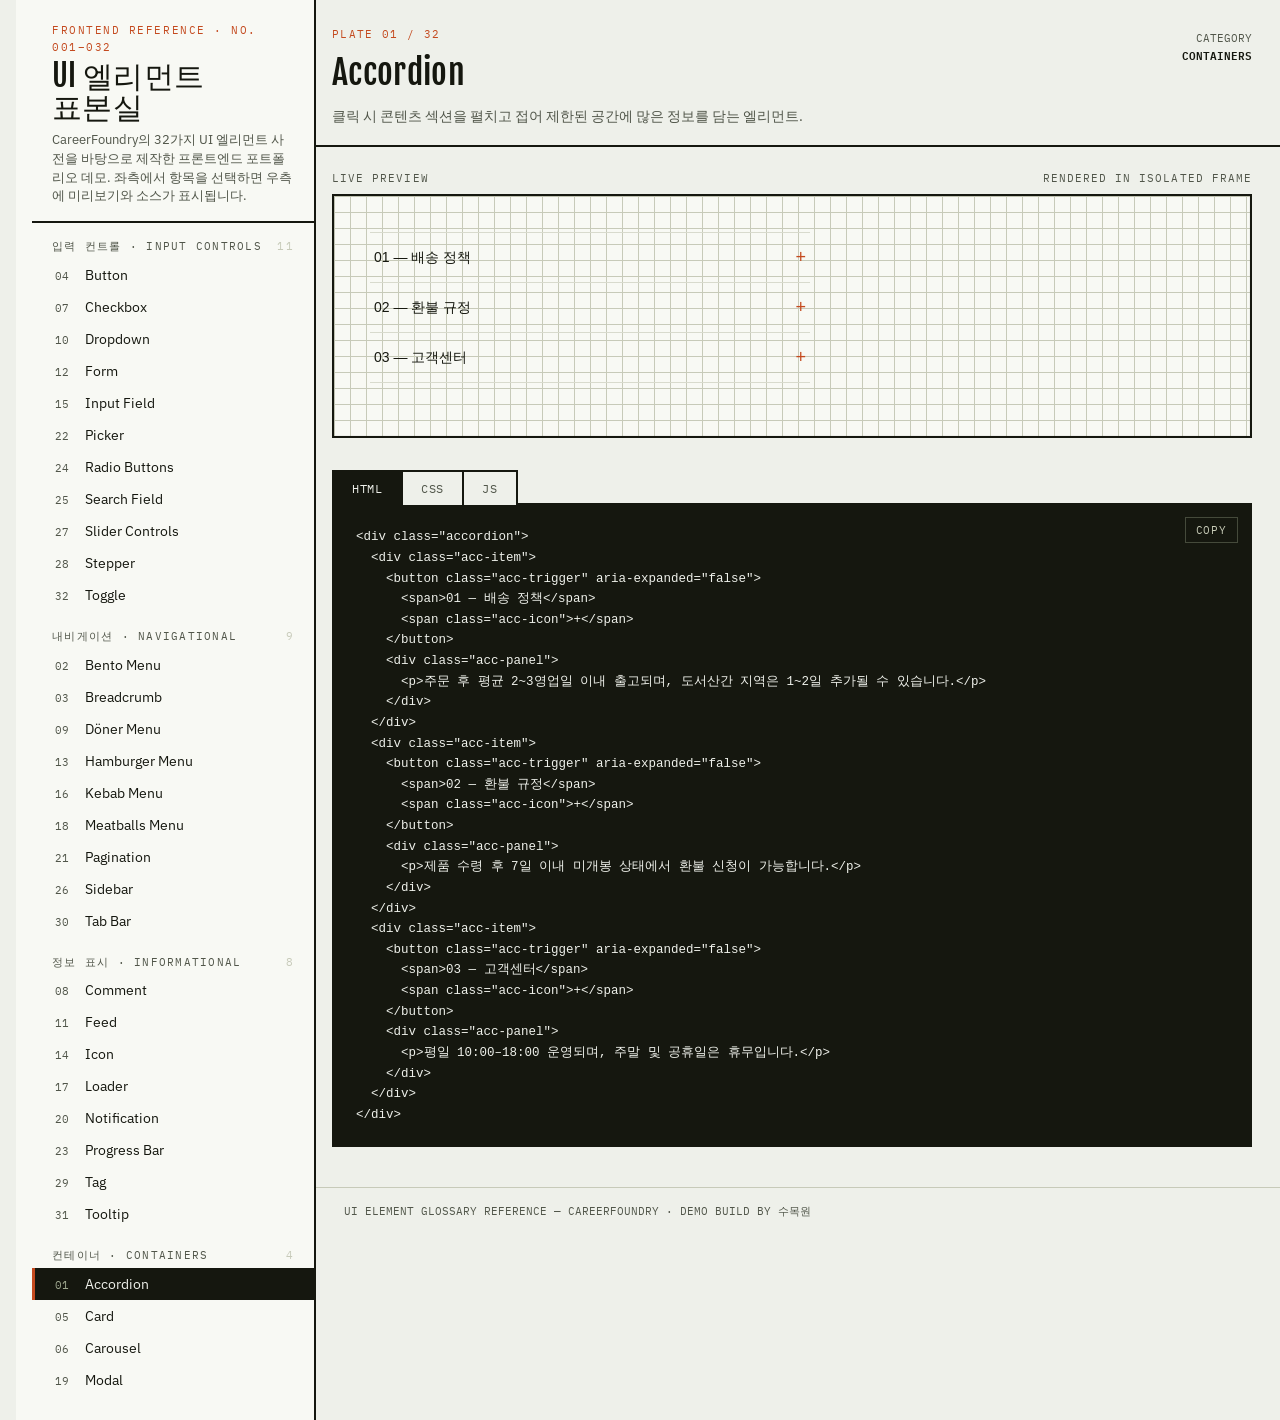
<file: docs/resource/ui-component.html>
<meta name="claude:viewport-fit-sides" content="cover">
<title>UI 엘리먼트 표본실</title>

<style>
/* ============================================================
   DESIGN PLAN
   Layout: fixed technical-index sidebar (left) + specimen viewer (right).
   Content reads like a bound component catalog / lab reference card,
   not a dashboard — numbered plates, ruled tables, no rounded "cards everywhere".
   ============================================================ */
:root{
  --paper:      #eef0ea;   /* cool paper, not warm cream */
  --paper-raised:#f8f9f4;
  --ink:        #15170f;   /* near-black, slight green bias */
  --ink-soft:   #51564a;
  --line:       #c7cab9;
  --line-strong:#15170f;
  --signal:     #c44a1f;   /* burnt signal-orange, used sparingly */
  --moss:       #3c5b3f;   /* secondary accent — status / ok */
  --code-bg:    #15170f;
  --code-fg:    #eef0ea;
  --font-display: 'Fjalla One', 'Archivo Narrow', Impact, sans-serif;
  --font-body:    'IBM Plex Sans', 'Segoe UI', sans-serif;
  --font-mono:    'IBM Plex Mono', 'SF Mono', Consolas, monospace;
  color-scheme: light;
}

*{box-sizing:border-box}
html,body{height:100%}
body{
  margin:0;
  background:var(--paper);
  color:var(--ink);
  font-family:var(--font-body);
  font-size:15px;
  line-height:1.5;
  -webkit-font-smoothing:antialiased;
}
::selection{background:var(--signal);color:var(--paper)}
img{max-width:100%}

.shell{
  display:flex;
  min-height:100%;
  padding-left:max(0px, env(safe-area-inset-left,0px));
  padding-right:max(0px, env(safe-area-inset-right,0px));
}

/* ---------- SIDEBAR / INDEX ---------- */
.index{
  width:300px;
  flex:0 0 300px;
  border-right:2px solid var(--line-strong);
  background:var(--paper-raised);
  display:flex;
  flex-direction:column;
  min-width:0;
}
.index-head{
  padding:22px 20px 16px;
  border-bottom:2px solid var(--line-strong);
}
.index-head .kicker{
  font-family:var(--font-mono);
  font-size:11px;
  letter-spacing:.14em;
  color:var(--signal);
  text-transform:uppercase;
}
.index-head h1{
  font-family:var(--font-display);
  font-weight:400;
  font-size:30px;
  line-height:1.02;
  letter-spacing:.01em;
  margin:6px 0 8px;
  text-wrap:balance;
}
.index-head p{
  margin:0;
  font-size:12.5px;
  color:var(--ink-soft);
  max-width:46ch;
}
.index-scroll{
  flex:1;
  overflow-y:auto;
  padding:4px 0 24px;
}
.cat-group{margin-top:14px}
.cat-group:first-child{margin-top:8px}
.cat-label{
  font-family:var(--font-mono);
  font-size:10.5px;
  letter-spacing:.12em;
  color:var(--ink-soft);
  text-transform:uppercase;
  padding:4px 20px;
  display:flex;
  justify-content:space-between;
  gap:8px;
}
.cat-count{color:var(--line);}
.elem-btn{
  width:100%;
  display:flex;
  align-items:baseline;
  gap:10px;
  padding:7px 20px;
  background:none;
  border:none;
  border-left:3px solid transparent;
  text-align:left;
  cursor:pointer;
  font-family:var(--font-body);
  font-size:13.5px;
  color:var(--ink);
}
.elem-btn:hover{background:#e3e6da}
.elem-btn .n{
  font-family:var(--font-mono);
  font-size:11px;
  color:var(--ink-soft);
  min-width:20px;
}
.elem-btn.active{
  background:var(--ink);
  color:var(--paper);
  border-left-color:var(--signal);
}
.elem-btn.active .n{color:#9fa88f}

/* ---------- MAIN / SPECIMEN VIEWER ---------- */
.viewer{
  flex:1;
  min-width:0;
  display:flex;
  flex-direction:column;
}
.viewer-head{
  padding:26px max(28px, env(safe-area-inset-right,0px)) 18px 28px;
  border-bottom:2px solid var(--line-strong);
  display:flex;
  justify-content:space-between;
  gap:20px;
  flex-wrap:wrap;
}
.viewer-head .titles .plate{
  font-family:var(--font-mono);
  font-size:11px;
  letter-spacing:.12em;
  color:var(--signal);
}
.viewer-head h2{
  font-family:var(--font-display);
  font-weight:400;
  font-size:34px;
  margin:4px 0 8px;
  letter-spacing:.01em;
}
.viewer-head .desc{
  max-width:62ch;
  color:var(--ink-soft);
  font-size:14px;
}
.viewer-head .meta{
  font-family:var(--font-mono);
  font-size:11px;
  color:var(--ink-soft);
  text-align:right;
  white-space:nowrap;
  padding-top:4px;
}
.viewer-head .meta b{color:var(--ink);font-weight:600}

.stage-wrap{
  padding:24px max(28px, env(safe-area-inset-right,0px)) 10px 28px;
}
.stage-label{
  font-family:var(--font-mono);
  font-size:10.5px;
  letter-spacing:.1em;
  color:var(--ink-soft);
  text-transform:uppercase;
  margin-bottom:8px;
  display:flex;
  justify-content:space-between;
}
.stage{
  border:2px solid var(--line-strong);
  background:
    linear-gradient(var(--line) 1px, transparent 1px),
    linear-gradient(90deg, var(--line) 1px, transparent 1px),
    var(--paper-raised);
  background-size:16px 16px;
  min-height:240px;
  position:relative;
}
.stage iframe{
  width:100%;
  height:240px;
  border:none;
  display:block;
  background:transparent;
}
.stage::before{
  content:"";
  position:absolute;
  inset:0;
  pointer-events:none;
  box-shadow:inset 0 0 0 1px rgba(21,23,15,.04);
}

.source-wrap{
  padding:22px max(28px, env(safe-area-inset-right,0px)) 40px 28px;
}
.tabs{
  display:flex;
  gap:0;
  border-bottom:2px solid var(--line-strong);
}
.tab-btn{
  font-family:var(--font-mono);
  font-size:12px;
  letter-spacing:.06em;
  padding:9px 18px;
  background:var(--paper);
  border:2px solid var(--line-strong);
  border-bottom:none;
  margin-right:-2px;
  margin-bottom:-2px;
  cursor:pointer;
  color:var(--ink-soft);
}
.tab-btn.active{
  background:var(--code-bg);
  color:var(--code-fg);
  position:relative;
  z-index:1;
}
.code-panel{
  background:var(--code-bg);
  color:var(--code-fg);
  border:2px solid var(--line-strong);
  position:relative;
}
.code-panel pre{
  margin:0;
  padding:20px 22px;
  overflow-x:auto;
  font-family:var(--font-mono);
  font-size:12.5px;
  line-height:1.65;
  white-space:pre;
}
.code-panel[hidden]{display:none}
.copy-btn{
  position:absolute;
  top:10px;
  right:12px;
  font-family:var(--font-mono);
  font-size:10.5px;
  letter-spacing:.08em;
  background:transparent;
  border:1px solid #454a3b;
  color:#c6cab6;
  padding:5px 10px;
  cursor:pointer;
  text-transform:uppercase;
}
.copy-btn:hover{border-color:var(--signal);color:var(--signal)}

/* code token coloring (manual, static) */
.tag{color:#d08b5f}
.attr{color:#9fc39a}
.str{color:#e0b96d}
.com{color:#6f7566;font-style:italic}
.kw{color:#e0836b}
.prop{color:#9fc8c7}

footer.credit{
  padding:16px 28px 28px;
  font-family:var(--font-mono);
  font-size:10.5px;
  color:var(--ink-soft);
  border-top:1px solid var(--line);
}

@media (max-width: 860px){
  .shell{flex-direction:column}
  .index{
    width:100%;
    flex:0 0 auto;
    border-right:none;
    border-bottom:2px solid var(--line-strong);
    max-height:40vh;
  }
  .viewer-head h2{font-size:26px}
  .viewer-head{flex-direction:column}
  .viewer-head .meta{text-align:left}
}
body,.index,.viewer-head,.stage-wrap,.source-wrap{
  padding-left:max(16px, env(safe-area-inset-left,0px));
}
.shell{padding-left:0}
</style>

<link rel="stylesheet" href="https://fonts.googleapis.com/css2?family=Fjalla+One&family=IBM+Plex+Sans:wght@400;500;600&family=IBM+Plex+Mono:wght@400;500&display=swap">

<div class="shell">
  <aside class="index">
    <div class="index-head">
      <div class="kicker">FRONTEND REFERENCE · NO. 001–032</div>
      <h1>UI 엘리먼트<br>표본실</h1>
      <p>CareerFoundry의 32가지 UI 엘리먼트 사전을 바탕으로 제작한 프론트엔드 포트폴리오 데모. 좌측에서 항목을 선택하면 우측에 미리보기와 소스가 표시됩니다.</p>
    </div>
    <nav class="index-scroll" id="indexScroll"></nav>
  </aside>

  <main class="viewer">
    <div class="viewer-head">
      <div class="titles">
        <div class="plate" id="plateNo">PLATE 01</div>
        <h2 id="elName">—</h2>
        <div class="desc" id="elDesc"></div>
      </div>
      <div class="meta">
        <div>CATEGORY<br><b id="elCat">—</b></div>
      </div>
    </div>

    <div class="stage-wrap">
      <div class="stage-label"><span>LIVE PREVIEW</span><span id="stageTag">rendered in isolated frame</span></div>
      <div class="stage"><iframe id="previewFrame" title="component preview" sandbox="allow-scripts"></iframe></div>
    </div>

    <div class="source-wrap">
      <div class="tabs">
        <button class="tab-btn active" data-tab="html">HTML</button>
        <button class="tab-btn" data-tab="css">CSS</button>
        <button class="tab-btn" data-tab="js">JS</button>
      </div>
      <div class="code-panel">
        <button class="copy-btn" id="copyBtn">COPY</button>
        <pre id="codeHtml"><code></code></pre>
        <pre id="codeCss" hidden><code></code></pre>
        <pre id="codeJs" hidden><code></code></pre>
      </div>
    </div>

    <footer class="credit">UI ELEMENT GLOSSARY REFERENCE — CAREERFOUNDRY · DEMO BUILD BY 수목원</footer>
  </main>
</div>

<script>
/* ============================================================
   DATA — 32 UI elements, grouped per the glossary's own 4 categories
   ============================================================ */
var CATS = [
  {key:'input',     label:'입력 컨트롤 · INPUT CONTROLS'},
  {key:'nav',        label:'내비게이션 · NAVIGATIONAL'},
  {key:'info',       label:'정보 표시 · INFORMATIONAL'},
  {key:'container',  label:'컨테이너 · CONTAINERS'}
];

var ITEMS = [

{n:1, key:'accordion', cat:'container', name:'Accordion', desc:'클릭 시 콘텐츠 섹션을 펼치고 접어 제한된 공간에 많은 정보를 담는 엘리먼트.',
 html:
'<div class="accordion">\n' +
'  <div class="acc-item">\n' +
'    <button class="acc-trigger" aria-expanded="false">\n' +
'      <span>01 — 배송 정책</span>\n' +
'      <span class="acc-icon">+</span>\n' +
'    </button>\n' +
'    <div class="acc-panel">\n' +
'      <p>주문 후 평균 2~3영업일 이내 출고되며, 도서산간 지역은 1~2일 추가될 수 있습니다.</p>\n' +
'    </div>\n' +
'  </div>\n' +
'  <div class="acc-item">\n' +
'    <button class="acc-trigger" aria-expanded="false">\n' +
'      <span>02 — 환불 규정</span>\n' +
'      <span class="acc-icon">+</span>\n' +
'    </button>\n' +
'    <div class="acc-panel">\n' +
'      <p>제품 수령 후 7일 이내 미개봉 상태에서 환불 신청이 가능합니다.</p>\n' +
'    </div>\n' +
'  </div>\n' +
'  <div class="acc-item">\n' +
'    <button class="acc-trigger" aria-expanded="false">\n' +
'      <span>03 — 고객센터</span>\n' +
'      <span class="acc-icon">+</span>\n' +
'    </button>\n' +
'    <div class="acc-panel">\n' +
'      <p>평일 10:00–18:00 운영되며, 주말 및 공휴일은 휴무입니다.</p>\n' +
'    </div>\n' +
'  </div>\n' +
'</div>',
 css:
'.accordion{ border-top:1px solid #d8dacd; max-width:440px; }\n' +
'.acc-item{ border-bottom:1px solid #d8dacd; }\n' +
'.acc-trigger{\n' +
'  width:100%; display:flex; justify-content:space-between; align-items:center;\n' +
'  padding:14px 4px; background:none; border:none; cursor:pointer;\n' +
'  font-size:14px; text-align:left; color:#15170f;\n' +
'}\n' +
'.acc-icon{ font-size:18px; transition:transform .2s ease; color:#c44a1f; }\n' +
'.acc-trigger[aria-expanded="true"] .acc-icon{ transform:rotate(45deg); }\n' +
'.acc-panel{\n' +
'  max-height:0; overflow:hidden; transition:max-height .25s ease;\n' +
'}\n' +
'.acc-panel p{ margin:0 4px 16px; font-size:13px; color:#51564a; line-height:1.6; }',
 js:
'document.querySelectorAll(".acc-trigger").forEach(function(btn){\n' +
'  btn.addEventListener("click", function(){\n' +
'    var open = btn.getAttribute("aria-expanded") === "true";\n' +
'    var panel = btn.nextElementSibling;\n' +
'    btn.setAttribute("aria-expanded", String(!open));\n' +
'    panel.style.maxHeight = open ? "0px" : panel.scrollHeight + "px";\n' +
'  });\n' +
'});'},

{n:2, key:'bento', cat:'nav', name:'Bento Menu', desc:'도시락(벤토) 상자처럼 여러 서비스를 격자형 타일로 모아 보여주는 메뉴.',
 html:
'<button class="bento-trigger" id="bentoBtn">⠿ 서비스</button>\n' +
'<div class="bento-panel" id="bentoPanel" hidden>\n' +
'  <a class="bento-tile" href="#">메일</a>\n' +
'  <a class="bento-tile" href="#">캘린더</a>\n' +
'  <a class="bento-tile" href="#">드라이브</a>\n' +
'  <a class="bento-tile" href="#">문서</a>\n' +
'  <a class="bento-tile" href="#">미팅</a>\n' +
'  <a class="bento-tile" href="#">연락처</a>\n' +
'</div>',
 css:
'.bento-trigger{\n' +
'  font-family:inherit; font-size:13px; padding:9px 14px;\n' +
'  background:#15170f; color:#eef0ea; border:none; cursor:pointer;\n' +
'}\n' +
'.bento-panel{\n' +
'  margin-top:8px; display:grid; grid-template-columns:repeat(3,64px);\n' +
'  gap:6px; width:fit-content;\n' +
'}\n' +
'.bento-tile{\n' +
'  display:flex; align-items:center; justify-content:center; text-align:center;\n' +
'  height:64px; background:#f8f9f4; border:1px solid #c7cab9;\n' +
'  color:#15170f; text-decoration:none; font-size:11.5px;\n' +
'}\n' +
'.bento-tile:hover{ border-color:#c44a1f; color:#c44a1f; }',
 js:
'var b = document.getElementById("bentoBtn");\n' +
'var p = document.getElementById("bentoPanel");\n' +
'b.addEventListener("click", function(){ p.hidden = !p.hidden; });'},

{n:3, key:'breadcrumb', cat:'nav', name:'Breadcrumb', desc:'사용자가 사이트 내 현재 위치를 파악하고 상위 단계로 이동할 수 있게 돕는 경로 표시.',
 html:
'<nav class="crumb" aria-label="Breadcrumb">\n' +
'  <a href="#">홈</a>\n' +
'  <span>/</span>\n' +
'  <a href="#">로보틱스</a>\n' +
'  <span>/</span>\n' +
'  <a href="#">7축 그리퍼</a>\n' +
'  <span>/</span>\n' +
'  <span aria-current="page">캘리브레이션 로그</span>\n' +
'</nav>',
 css:
'.crumb{ font-size:13px; display:flex; gap:8px; align-items:center; flex-wrap:wrap; }\n' +
'.crumb a{ color:#51564a; text-decoration:none; border-bottom:1px solid transparent; }\n' +
'.crumb a:hover{ color:#c44a1f; border-color:#c44a1f; }\n' +
'.crumb span{ color:#9fa88f; }\n' +
'.crumb [aria-current="page"]{ color:#15170f; font-weight:600; }',
 js:''},

{n:4, key:'button', cat:'input', name:'Button', desc:'사용자가 특정 동작(제출, 취소 등)을 수행할 수 있음을 알려주는 핵심 입력 엘리먼트.',
 html:
'<div class="btn-row">\n' +
'  <button class="btn btn-primary">제출하기</button>\n' +
'  <button class="btn btn-ghost">취소</button>\n' +
'  <button class="btn btn-outline" disabled>비활성화</button>\n' +
'</div>',
 css:
'.btn-row{ display:flex; gap:10px; flex-wrap:wrap; }\n' +
'.btn{\n' +
'  font-family:inherit; font-size:13.5px; padding:10px 18px;\n' +
'  border:2px solid #15170f; cursor:pointer; transition:transform .1s ease;\n' +
'}\n' +
'.btn:active{ transform:translateY(1px); }\n' +
'.btn-primary{ background:#15170f; color:#eef0ea; }\n' +
'.btn-primary:hover{ background:#c44a1f; border-color:#c44a1f; }\n' +
'.btn-ghost{ background:transparent; color:#15170f; }\n' +
'.btn-ghost:hover{ background:#e3e6da; }\n' +
'.btn-outline{ background:transparent; color:#9fa88f; border-color:#c7cab9; cursor:not-allowed; }',
 js:''},

{n:5, key:'card', cat:'container', name:'Card', desc:'이미지·텍스트·버튼 등 서로 다른 콘텐츠를 하나의 모듈로 묶어 나란히 배치하는 컨테이너.',
 html:
'<article class="ui-card">\n' +
'  <div class="ui-card-thumb">DXL · XL430</div>\n' +
'  <div class="ui-card-body">\n' +
'    <h3>3축 핑거 모듈</h3>\n' +
'    <p>7-DoF 로봇 핸드용 핑거 유닛 설계 도면 v2.</p>\n' +
'    <button class="ui-card-cta">자세히 보기 →</button>\n' +
'  </div>\n' +
'</article>',
 css:
'.ui-card{\n' +
'  width:260px; border:1px solid #c7cab9; background:#f8f9f4;\n' +
'}\n' +
'.ui-card-thumb{\n' +
'  height:90px; background:repeating-linear-gradient(45deg,#15170f,#15170f 8px,#2a2d1f 8px,#2a2d1f 16px);\n' +
'  color:#eef0ea; display:flex; align-items:center; justify-content:center;\n' +
'  font-family:monospace; font-size:11px; letter-spacing:.08em;\n' +
'}\n' +
'.ui-card-body{ padding:14px 16px; }\n' +
'.ui-card-body h3{ margin:0 0 6px; font-size:15px; }\n' +
'.ui-card-body p{ margin:0 0 12px; font-size:12.5px; color:#51564a; }\n' +
'.ui-card-cta{\n' +
'  background:none; border:none; padding:0; color:#c44a1f;\n' +
'  font-size:12.5px; font-weight:600; cursor:pointer;\n' +
'}',
 js:''},

{n:6, key:'carousel', cat:'container', name:'Carousel', desc:'이미지나 카드 등 여러 콘텐츠 묶음을 같은 영역에서 좌우로 넘겨가며 보여주는 엘리먼트.',
 html:
'<div class="carousel">\n' +
'  <div class="car-track" id="carTrack">\n' +
'    <div class="car-slide">SLIDE 01</div>\n' +
'    <div class="car-slide">SLIDE 02</div>\n' +
'    <div class="car-slide">SLIDE 03</div>\n' +
'  </div>\n' +
'  <div class="car-controls">\n' +
'    <button id="carPrev">←</button>\n' +
'    <span id="carDots"></span>\n' +
'    <button id="carNext">→</button>\n' +
'  </div>\n' +
'</div>',
 css:
'.carousel{ width:280px; }\n' +
'.car-track{\n' +
'  display:flex; overflow:hidden; border:1px solid #c7cab9;\n' +
'}\n' +
'.car-slide{\n' +
'  min-width:100%; height:110px; display:flex; align-items:center; justify-content:center;\n' +
'  font-family:monospace; font-size:13px; background:#f8f9f4;\n' +
'  transition:transform .3s ease;\n' +
'}\n' +
'.car-controls{\n' +
'  display:flex; align-items:center; justify-content:space-between;\n' +
'  margin-top:8px;\n' +
'}\n' +
'.car-controls button{\n' +
'  background:#15170f; color:#eef0ea; border:none; width:28px; height:28px; cursor:pointer;\n' +
'}\n' +
'#carDots{ font-size:11px; letter-spacing:.2em; color:#9fa88f; }\n' +
'#carDots .active{ color:#c44a1f; }',
 js:
'var slides = document.querySelectorAll(".car-slide");\n' +
'var track = document.getElementById("carTrack");\n' +
'var dotsEl = document.getElementById("carDots");\n' +
'var idx = 0;\n' +
'function renderDots(){\n' +
'  var out = "";\n' +
'  for (var i=0;i<slides.length;i++){ out += (i===idx ? "<span class=active>●</span> " : "<span>○</span> "); }\n' +
'  dotsEl.innerHTML = out;\n' +
'}\n' +
'function go(n){\n' +
'  idx = (n + slides.length) % slides.length;\n' +
'  track.style.transform = "translateX(" + (-100*idx) + "%)";\n' +
'  renderDots();\n' +
'}\n' +
'document.getElementById("carPrev").addEventListener("click", function(){ go(idx-1); });\n' +
'document.getElementById("carNext").addEventListener("click", function(){ go(idx+1); });\n' +
'renderDots();'},

{n:7, key:'checkbox', cat:'input', name:'Checkbox', desc:'목록에서 하나 이상의 옵션을 독립적으로 선택할 수 있게 하는 작은 사각 박스.',
 html:
'<fieldset class="chk-group">\n' +
'  <legend>알림 수신 항목</legend>\n' +
'  <label class="chk"><input type="checkbox" checked> 주문 확인</label>\n' +
'  <label class="chk"><input type="checkbox"> 마케팅 소식</label>\n' +
'  <label class="chk"><input type="checkbox" checked> 보안 경고</label>\n' +
'</fieldset>',
 css:
'.chk-group{ border:none; padding:0; margin:0; }\n' +
'.chk-group legend{ font-size:12px; color:#51564a; padding:0 0 10px; }\n' +
'.chk{ display:flex; align-items:center; gap:8px; font-size:13.5px; padding:5px 0; cursor:pointer; }\n' +
'.chk input{ width:16px; height:16px; accent-color:#c44a1f; cursor:pointer; }',
 js:''},

{n:8, key:'comment', cat:'info', name:'Comment', desc:'사용자가 입력한 내용을 시간 순서대로 보여주는 엘리먼트, 블로그·SNS에서 흔히 사용.',
 html:
'<div class="comments">\n' +
'  <div class="comment">\n' +
'    <div class="c-avatar">수목</div>\n' +
'    <div class="c-body">\n' +
'      <div class="c-head"><b>수목원</b><span>3분 전</span></div>\n' +
'      <p>그리퍼 토크 값 로그 공유 감사합니다.</p>\n' +
'    </div>\n' +
'  </div>\n' +
'  <div class="comment">\n' +
'    <div class="c-avatar">JK</div>\n' +
'    <div class="c-body">\n' +
'      <div class="c-head"><b>JK</b><span>1시간 전</span></div>\n' +
'      <p>XL430 캘리브레이션 수치 다시 확인해볼게요.</p>\n' +
'    </div>\n' +
'  </div>\n' +
'</div>',
 css:
'.comments{ display:flex; flex-direction:column; gap:14px; max-width:360px; }\n' +
'.comment{ display:flex; gap:10px; }\n' +
'.c-avatar{\n' +
'  width:34px; height:34px; flex:none; background:#15170f; color:#eef0ea;\n' +
'  display:flex; align-items:center; justify-content:center;\n' +
'  font-size:10.5px; font-family:monospace;\n' +
'}\n' +
'.c-head{ display:flex; gap:8px; align-items:baseline; font-size:12.5px; }\n' +
'.c-head span{ color:#9fa88f; font-size:11px; }\n' +
'.c-body p{ margin:3px 0 0; font-size:13px; color:#2d2f26; }',
 js:''},

{n:9, key:'doner', cat:'nav', name:'Döner Menu', desc:'길이가 다른 3개의 가로선으로 구성된 메뉴로, 필터 그룹을 상징.',
 html:
'<button class="doner-btn" id="donerBtn">\n' +
'  <span class="doner-line l1"></span>\n' +
'  <span class="doner-line l2"></span>\n' +
'  <span class="doner-line l3"></span>\n' +
'</button>\n' +
'<div class="doner-panel" id="donerPanel" hidden>\n' +
'  <p>가격 · 거리 · 평점 순 필터</p>\n' +
'</div>',
 css:
'.doner-btn{\n' +
'  display:flex; flex-direction:column; gap:4px; background:none; border:none;\n' +
'  padding:10px; cursor:pointer;\n' +
'}\n' +
'.doner-line{ height:2px; background:#15170f; display:block; }\n' +
'.l1{ width:22px; } .l2{ width:16px; } .l3{ width:10px; }\n' +
'.doner-btn:hover .doner-line{ background:#c44a1f; }\n' +
'.doner-panel{\n' +
'  margin-top:6px; padding:10px 14px; border:1px solid #c7cab9; background:#f8f9f4;\n' +
'  font-size:12.5px; width:fit-content;\n' +
'}',
 js:
'var d = document.getElementById("donerBtn");\n' +
'var p = document.getElementById("donerPanel");\n' +
'd.addEventListener("click", function(){ p.hidden = !p.hidden; });'},

{n:10, key:'dropdown', cat:'input', name:'Dropdown', desc:'클릭 시 목록이 펼쳐지며 그중 하나의 항목을 선택할 수 있게 하는 엘리먼트.',
 html:
'<div class="dd-wrap">\n' +
'  <label for="ddSelect">정렬 기준</label>\n' +
'  <select id="ddSelect" class="dd-select">\n' +
'    <option>최신순</option>\n' +
'    <option>인기순</option>\n' +
'    <option>가격 낮은순</option>\n' +
'    <option>가격 높은순</option>\n' +
'  </select>\n' +
'</div>',
 css:
'.dd-wrap{ display:flex; flex-direction:column; gap:6px; width:200px; }\n' +
'.dd-wrap label{ font-size:11.5px; color:#51564a; }\n' +
'.dd-select{\n' +
'  font-family:inherit; font-size:13.5px; padding:9px 10px;\n' +
'  border:2px solid #15170f; background:#f8f9f4; color:#15170f;\n' +
'}\n' +
'.dd-select:focus{ outline:2px solid #c44a1f; outline-offset:2px; }',
 js:''},

{n:11, key:'feed', cat:'info', name:'Feed', desc:'사용자 활동을 시간 순으로 보여주는 엘리먼트. 텍스트부터 이미지, 영상까지 다양한 형태를 포함.',
 html:
'<ul class="feed">\n' +
'  <li><b>@erdoslibrary</b> ft_irc 프로젝트 통과 <span>10m</span></li>\n' +
'  <li><b>@sound_crew</b> XR18 EQ 프리셋 업로드 <span>42m</span></li>\n' +
'  <li><b>@42gyeongsan</b> 해커톤 결과 발표 <span>2h</span></li>\n' +
'</ul>',
 css:
'.feed{ list-style:none; margin:0; padding:0; max-width:360px; border-top:1px solid #c7cab9; }\n' +
'.feed li{\n' +
'  padding:11px 2px; border-bottom:1px solid #c7cab9; font-size:13px;\n' +
'  display:flex; justify-content:space-between; gap:10px;\n' +
'}\n' +
'.feed b{ color:#15170f; }\n' +
'.feed span{ color:#9fa88f; font-size:11px; font-family:monospace; white-space:nowrap; }',
 js:''},

{n:12, key:'form', cat:'input', name:'Form', desc:'서로 연관된 정보를 입력받아 시스템에 제출하도록 돕는 입력 묶음.',
 html:
'<form class="demo-form" id="demoForm">\n' +
'  <label>이름<input type="text" placeholder="홍길동" required></label>\n' +
'  <label>이메일<input type="email" placeholder="you@mail.com" required></label>\n' +
'  <button type="submit" class="btn btn-primary">가입하기</button>\n' +
'  <p class="form-status" id="formStatus"></p>\n' +
'</form>',
 css:
'.demo-form{ display:flex; flex-direction:column; gap:12px; width:240px; }\n' +
'.demo-form label{ display:flex; flex-direction:column; gap:5px; font-size:11.5px; color:#51564a; }\n' +
'.demo-form input{\n' +
'  font-family:inherit; font-size:13.5px; padding:9px 10px; border:2px solid #15170f;\n' +
'  background:#f8f9f4; color:#15170f;\n' +
'}\n' +
'.btn-primary{\n' +
'  font-family:inherit; font-size:13.5px; padding:10px 18px; border:2px solid #15170f;\n' +
'  background:#15170f; color:#eef0ea; cursor:pointer;\n' +
'}\n' +
'.form-status{ margin:0; font-size:12px; color:#3c5b3f; min-height:1em; }',
 js:
'document.getElementById("demoForm").addEventListener("submit", function(e){\n' +
'  e.preventDefault();\n' +
'  document.getElementById("formStatus").textContent = "제출 완료 — 확인 메일을 보냈습니다.";\n' +
'});'},

{n:13, key:'hamburger', cat:'nav', name:'Hamburger Menu', desc:'길이가 같은 세 개의 가로선으로, 주로 앱 좌상단에서 내비게이션 링크 그룹을 엽니다.',
 html:
'<button class="burger-btn" id="burgerBtn" aria-label="메뉴 열기">\n' +
'  <span></span><span></span><span></span>\n' +
'</button>\n' +
'<nav class="burger-panel" id="burgerPanel" hidden>\n' +
'  <a href="#">홈</a><a href="#">프로젝트</a><a href="#">팀 소개</a><a href="#">문의</a>\n' +
'</nav>',
 css:
'.burger-btn{\n' +
'  width:36px; height:30px; display:flex; flex-direction:column; justify-content:space-between;\n' +
'  background:none; border:none; cursor:pointer; padding:4px;\n' +
'}\n' +
'.burger-btn span{ height:2px; background:#15170f; width:100%; }\n' +
'.burger-btn:hover span{ background:#c44a1f; }\n' +
'.burger-panel{\n' +
'  margin-top:8px; display:flex; flex-direction:column; width:160px;\n' +
'  border:1px solid #c7cab9; background:#f8f9f4;\n' +
'}\n' +
'.burger-panel a{\n' +
'  padding:10px 14px; font-size:13px; color:#15170f; text-decoration:none;\n' +
'  border-bottom:1px solid #c7cab9;\n' +
'}\n' +
'.burger-panel a:last-child{ border-bottom:none; }\n' +
'.burger-panel a:hover{ background:#e3e6da; color:#c44a1f; }',
 js:
'var bb = document.getElementById("burgerBtn");\n' +
'var bp = document.getElementById("burgerPanel");\n' +
'bb.addEventListener("click", function(){ bp.hidden = !bp.hidden; });'},

{n:14, key:'icon', cat:'info', name:'Icon', desc:'콘텐츠를 전달하거나 특정 행동을 유발하는 데 쓰이는 작은 이미지 기호.',
 html:
'<div class="icon-grid">\n' +
'  <svg viewBox="0 0 24 24"><circle cx="12" cy="12" r="9" fill="none" stroke="currentColor" stroke-width="2"/><path d="M12 7v5l3 3" stroke="currentColor" stroke-width="2" fill="none"/></svg>\n' +
'  <svg viewBox="0 0 24 24"><path d="M4 12h16M12 4v16" stroke="currentColor" stroke-width="2"/></svg>\n' +
'  <svg viewBox="0 0 24 24"><rect x="4" y="4" width="16" height="16" fill="none" stroke="currentColor" stroke-width="2"/></svg>\n' +
'  <svg viewBox="0 0 24 24"><path d="M12 3l9 18H3z" fill="none" stroke="currentColor" stroke-width="2"/></svg>\n' +
'</div>',
 css:
'.icon-grid{ display:flex; gap:16px; color:#15170f; }\n' +
'.icon-grid svg{ width:30px; height:30px; }\n' +
'.icon-grid svg:hover{ color:#c44a1f; }',
 js:''},

{n:15, key:'input-field', cat:'input', name:'Input Field', desc:'사용자가 시스템에 내용을 입력할 수 있는 영역. 폼뿐 아니라 검색창에도 사용됩니다.',
 html:
'<label class="field">\n' +
'  <span>프로젝트명</span>\n' +
'  <input type="text" value="7-DoF 로봇 핸드" maxlength="24">\n' +
'  <span class="field-hint" id="fieldHint">18 / 24</span>\n' +
'</label>',
 css:
'.field{ display:flex; flex-direction:column; gap:5px; width:220px; }\n' +
'.field span{ font-size:11.5px; color:#51564a; }\n' +
'.field input{\n' +
'  font-family:inherit; font-size:14px; padding:10px 12px; border:2px solid #15170f;\n' +
'  background:#f8f9f4; color:#15170f;\n' +
'}\n' +
'.field input:focus{ outline:none; border-color:#c44a1f; }\n' +
'.field-hint{ text-align:right; font-family:monospace; font-size:10.5px; color:#9fa88f; }',
 js:
'var inp = document.querySelector(".field input");\n' +
'var hint = document.getElementById("fieldHint");\n' +
'inp.addEventListener("input", function(){\n' +
'  hint.textContent = inp.value.length + " / " + inp.maxLength;\n' +
'});'},

{n:16, key:'kebab', cat:'nav', name:'Kebab Menu', desc:'세로로 놓인 세 개의 점으로, 그룹화된 옵션 세트를 상징하는 메뉴.',
 html:
'<div class="kebab-wrap">\n' +
'  <button class="kebab-btn" id="kebabBtn">⋮</button>\n' +
'  <div class="kebab-panel" id="kebabPanel" hidden>\n' +
'    <button>수정</button>\n' +
'    <button>공유</button>\n' +
'    <button class="danger">삭제</button>\n' +
'  </div>\n' +
'</div>',
 css:
'.kebab-wrap{ position:relative; width:fit-content; }\n' +
'.kebab-btn{\n' +
'  font-size:20px; background:none; border:1px solid #c7cab9; width:34px; height:34px;\n' +
'  cursor:pointer; color:#15170f; line-height:0;\n' +
'}\n' +
'.kebab-panel{\n' +
'  position:absolute; top:38px; left:0; display:flex; flex-direction:column;\n' +
'  width:120px; border:1px solid #c7cab9; background:#f8f9f4; z-index:2;\n' +
'}\n' +
'.kebab-panel button{\n' +
'  background:none; border:none; text-align:left; padding:9px 12px; font-size:12.5px;\n' +
'  cursor:pointer; color:#15170f; border-bottom:1px solid #c7cab9;\n' +
'}\n' +
'.kebab-panel button:last-child{ border-bottom:none; }\n' +
'.kebab-panel .danger{ color:#c44a1f; }\n' +
'.kebab-panel button:hover{ background:#e3e6da; }',
 js:
'var kb = document.getElementById("kebabBtn");\n' +
'var kp = document.getElementById("kebabPanel");\n' +
'kb.addEventListener("click", function(){ kp.hidden = !kp.hidden; });'},

{n:17, key:'loader', cat:'info', name:'Loader', desc:'시스템이 백그라운드에서 작업을 처리 중이니 기다려 달라고 알려주는 엘리먼트.',
 html:
'<div class="loader-row">\n' +
'  <span class="loader-ring"></span>\n' +
'  <span class="loader-label">처리 중…</span>\n' +
'</div>',
 css:
'.loader-row{ display:flex; align-items:center; gap:12px; }\n' +
'.loader-ring{\n' +
'  width:26px; height:26px; border:3px solid #c7cab9; border-top-color:#c44a1f;\n' +
'  border-radius:50%; animation:spin .8s linear infinite;\n' +
'}\n' +
'.loader-label{ font-family:monospace; font-size:12px; color:#51564a; }\n' +
'@keyframes spin{ to{ transform:rotate(360deg); } }\n' +
'@media (prefers-reduced-motion: reduce){ .loader-ring{ animation-duration:2.4s; } }',
 js:''},

{n:18, key:'meatballs', cat:'nav', name:'Meatballs Menu', desc:'가로로 놓인 세 개의 점으로, 더 많은 옵션이 있음을 알리는 메뉴.',
 html:
'<div class="meatball-wrap">\n' +
'  <button class="meatball-btn" id="meatBtn">●&nbsp;●&nbsp;●</button>\n' +
'  <div class="meatball-panel" id="meatPanel" hidden>\n' +
'    <button>핀 고정</button>\n' +
'    <button>보관</button>\n' +
'    <button>신고</button>\n' +
'  </div>\n' +
'</div>',
 css:
'.meatball-wrap{ position:relative; width:fit-content; }\n' +
'.meatball-btn{\n' +
'  background:none; border:1px solid #c7cab9; padding:8px 12px; font-size:8px;\n' +
'  letter-spacing:3px; color:#15170f; cursor:pointer;\n' +
'}\n' +
'.meatball-panel{\n' +
'  position:absolute; top:38px; right:0; display:flex; flex-direction:column;\n' +
'  width:110px; border:1px solid #c7cab9; background:#f8f9f4; z-index:2;\n' +
'}\n' +
'.meatball-panel button{\n' +
'  background:none; border:none; text-align:left; padding:9px 12px; font-size:12.5px;\n' +
'  cursor:pointer; border-bottom:1px solid #c7cab9; color:#15170f;\n' +
'}\n' +
'.meatball-panel button:last-child{ border-bottom:none; }\n' +
'.meatball-panel button:hover{ background:#e3e6da; }',
 js:
'var mb = document.getElementById("meatBtn");\n' +
'var mp = document.getElementById("meatPanel");\n' +
'mb.addEventListener("click", function(){ mp.hidden = !mp.hidden; });'},

{n:19, key:'modal', cat:'container', name:'Modal', desc:'사용자가 반드시 상호작용해야 닫히는, 흐름을 가로막는 작은 콘텐츠 창.',
 html:
'<button class="btn btn-primary" id="openModal">항목 삭제</button>\n' +
'<div class="modal-backdrop" id="modalBackdrop" hidden>\n' +
'  <div class="modal-box">\n' +
'    <h3>정말 삭제하시겠습니까?</h3>\n' +
'    <p>이 작업은 되돌릴 수 없습니다.</p>\n' +
'    <div class="modal-actions">\n' +
'      <button class="btn btn-ghost" id="closeModal">취소</button>\n' +
'      <button class="btn btn-primary" id="confirmModal">삭제</button>\n' +
'    </div>\n' +
'  </div>\n' +
'</div>',
 css:
'.btn{ font-family:inherit; font-size:13.5px; padding:10px 18px; border:2px solid #15170f; cursor:pointer; }\n' +
'.btn-primary{ background:#15170f; color:#eef0ea; }\n' +
'.btn-ghost{ background:transparent; color:#15170f; }\n' +
'.modal-backdrop{\n' +
'  position:fixed; inset:0; background:rgba(21,23,15,.55);\n' +
'  display:flex; align-items:center; justify-content:center;\n' +
'}\n' +
'.modal-box{\n' +
'  width:260px; background:#f8f9f4; border:2px solid #15170f; padding:20px;\n' +
'}\n' +
'.modal-box h3{ margin:0 0 8px; font-size:16px; }\n' +
'.modal-box p{ margin:0 0 16px; font-size:12.5px; color:#51564a; }\n' +
'.modal-actions{ display:flex; gap:8px; justify-content:flex-end; }',
 js:
'var open_ = document.getElementById("openModal");\n' +
'var back = document.getElementById("modalBackdrop");\n' +
'var close_ = document.getElementById("closeModal");\n' +
'var confirm_ = document.getElementById("confirmModal");\n' +
'open_.addEventListener("click", function(){ back.hidden = false; });\n' +
'close_.addEventListener("click", function(){ back.hidden = true; });\n' +
'confirm_.addEventListener("click", function(){ back.hidden = true; });'},

{n:20, key:'notification', cat:'info', name:'Notification', desc:'새 메시지, 오류, 처리 완료 등 사용자가 알아야 할 사항을 알리는 작은 표시.',
 html:
'<button class="notif-bell" id="notifBell">\n' +
'  🔔<span class="notif-dot" id="notifDot">3</span>\n' +
'</button>\n' +
'<p class="notif-hint">클릭하면 읽음 처리됩니다</p>',
 css:
'.notif-bell{\n' +
'  position:relative; font-size:22px; background:none; border:none; cursor:pointer;\n' +
'  width:46px; height:46px;\n' +
'}\n' +
'.notif-dot{\n' +
'  position:absolute; top:4px; right:4px; background:#c44a1f; color:#eef0ea;\n' +
'  font-family:monospace; font-size:10px; min-width:16px; height:16px; border-radius:50%;\n' +
'  display:flex; align-items:center; justify-content:center; padding:0 2px;\n' +
'}\n' +
'.notif-hint{ font-size:11px; color:#9fa88f; margin:6px 0 0; }',
 js:
'var bell = document.getElementById("notifBell");\n' +
'var dot = document.getElementById("notifDot");\n' +
'bell.addEventListener("click", function(){ dot.style.display = "none"; });'},

{n:21, key:'pagination', cat:'nav', name:'Pagination', desc:'콘텐츠를 여러 페이지로 나누고, 현재 위치와 이동 경로를 보여주는 엘리먼트.',
 html:
'<div class="pager" id="pager">\n' +
'  <button class="pager-btn" id="pagerPrev">‹</button>\n' +
'  <span class="pager-nums" id="pagerNums"></span>\n' +
'  <button class="pager-btn" id="pagerNext">›</button>\n' +
'</div>',
 css:
'.pager{ display:flex; align-items:center; gap:6px; }\n' +
'.pager-btn, .pager-num{\n' +
'  width:30px; height:30px; border:1px solid #c7cab9; background:#f8f9f4;\n' +
'  cursor:pointer; font-family:monospace; font-size:12.5px; color:#15170f;\n' +
'}\n' +
'.pager-num.active{ background:#15170f; color:#eef0ea; border-color:#15170f; }\n' +
'.pager-nums{ display:flex; gap:6px; }',
 js:
'var total = 5, cur = 1;\n' +
'var numsEl = document.getElementById("pagerNums");\n' +
'function render(){\n' +
'  var out = "";\n' +
'  for (var i=1;i<=total;i++){\n' +
'    out += "<button class=\\"pager-num" + (i===cur ? " active" : "") + "\\" data-p=\\"" + i + "\\">" + i + "</button>";\n' +
'  }\n' +
'  numsEl.innerHTML = out;\n' +
'  numsEl.querySelectorAll(".pager-num").forEach(function(btn){\n' +
'    btn.addEventListener("click", function(){ cur = Number(btn.dataset.p); render(); });\n' +
'  });\n' +
'}\n' +
'document.getElementById("pagerPrev").addEventListener("click", function(){ if (cur>1){ cur--; render(); } });\n' +
'document.getElementById("pagerNext").addEventListener("click", function(){ if (cur<total){ cur++; render(); } });\n' +
'render();'},

{n:22, key:'picker', cat:'input', name:'Picker', desc:'날짜나 시간을 입력 필드보다 일관되고 정돈된 형태로 선택하게 하는 엘리먼트.',
 html:
'<label class="field">\n' +
'  <span>캘리브레이션 예정일</span>\n' +
'  <input type="date" value="2026-10-24">\n' +
'</label>',
 css:
'.field{ display:flex; flex-direction:column; gap:5px; width:200px; }\n' +
'.field span{ font-size:11.5px; color:#51564a; }\n' +
'.field input{\n' +
'  font-family:inherit; font-size:13.5px; padding:9px 10px; border:2px solid #15170f;\n' +
'  background:#f8f9f4; color:#15170f;\n' +
'}',
 js:''},

{n:23, key:'progress', cat:'info', name:'Progress Bar', desc:'사용자가 여러 단계 중 현재 어디에 있는지 시각적으로 알려주는 막대.',
 html:
'<div class="progress-wrap">\n' +
'  <div class="progress-track"><div class="progress-fill" id="progFill"></div></div>\n' +
'  <div class="progress-row">\n' +
'    <span>배송 준비 중</span><span id="progPct">40%</span>\n' +
'  </div>\n' +
'  <button class="btn btn-ghost" id="progNext">다음 단계로</button>\n' +
'</div>',
 css:
'.progress-wrap{ width:260px; }\n' +
'.progress-track{ height:8px; background:#dfe1d5; border:1px solid #c7cab9; }\n' +
'.progress-fill{ height:100%; width:40%; background:#3c5b3f; transition:width .3s ease; }\n' +
'.progress-row{\n' +
'  display:flex; justify-content:space-between; font-size:11px; color:#51564a;\n' +
'  margin:6px 0 12px; font-family:monospace;\n' +
'}\n' +
'.btn-ghost{\n' +
'  font-family:inherit; font-size:12.5px; padding:8px 14px; border:2px solid #15170f;\n' +
'  background:transparent; cursor:pointer;\n' +
'}',
 js:
'var steps = [40, 70, 100];\n' +
'var si = 0;\n' +
'var fill = document.getElementById("progFill");\n' +
'var pct = document.getElementById("progPct");\n' +
'var labels = ["배송 준비 중", "배송 중", "배송 완료"];\n' +
'var label = document.querySelector(".progress-row span");\n' +
'document.getElementById("progNext").addEventListener("click", function(){\n' +
'  si = Math.min(si+1, steps.length-1);\n' +
'  fill.style.width = steps[si] + "%";\n' +
'  pct.textContent = steps[si] + "%";\n' +
'  label.textContent = labels[si];\n' +
'});'},

{n:24, key:'radio', cat:'input', name:'Radio Buttons', desc:'체크박스와 달리, 목록 중 오직 하나의 옵션만 선택할 수 있게 하는 원형 엘리먼트.',
 html:
'<fieldset class="chk-group">\n' +
'  <legend>배송 방법</legend>\n' +
'  <label class="chk"><input type="radio" name="ship" checked> 일반 배송</label>\n' +
'  <label class="chk"><input type="radio" name="ship"> 당일 배송</label>\n' +
'  <label class="chk"><input type="radio" name="ship"> 매장 픽업</label>\n' +
'</fieldset>',
 css:
'.chk-group{ border:none; padding:0; margin:0; }\n' +
'.chk-group legend{ font-size:12px; color:#51564a; padding:0 0 10px; }\n' +
'.chk{ display:flex; align-items:center; gap:8px; font-size:13.5px; padding:5px 0; cursor:pointer; }\n' +
'.chk input{ width:16px; height:16px; accent-color:#c44a1f; cursor:pointer; }',
 js:''},

{n:25, key:'search', cat:'input', name:'Search Field', desc:'돋보기 아이콘이 함께 표시되는 입력 필드로, 시스템 내 정보를 찾는 데 사용.',
 html:
'<div class="search-field">\n' +
'  <svg viewBox="0 0 24 24"><circle cx="10" cy="10" r="6" fill="none" stroke="currentColor" stroke-width="2"/><path d="M15 15l5 5" stroke="currentColor" stroke-width="2"/></svg>\n' +
'  <input type="search" placeholder="DYNAMIXEL 모델 검색…">\n' +
'</div>',
 css:
'.search-field{\n' +
'  display:flex; align-items:center; gap:8px; width:240px; padding:9px 12px;\n' +
'  border:2px solid #15170f; background:#f8f9f4;\n' +
'}\n' +
'.search-field svg{ width:17px; height:17px; color:#9fa88f; flex:none; }\n' +
'.search-field input{\n' +
'  border:none; background:none; font-family:inherit; font-size:13.5px; width:100%;\n' +
'  color:#15170f; outline:none;\n' +
'}',
 js:''},

{n:26, key:'sidebar', cat:'nav', name:'Sidebar', desc:'내비게이션이나 콘텐츠를 화면 측면에 고정하거나 접어 숨길 수 있는 영역.',
 html:
'<div class="sb-demo">\n' +
'  <aside class="sb-panel">\n' +
'    <div class="sb-logo">42GS</div>\n' +
'    <a href="#" class="sb-active">대시보드</a>\n' +
'    <a href="#">프로젝트</a>\n' +
'    <a href="#">팀</a>\n' +
'    <a href="#">설정</a>\n' +
'  </aside>\n' +
'  <div class="sb-content">메인 콘텐츠 영역</div>\n' +
'</div>',
 css:
'.sb-demo{ display:flex; border:1px solid #c7cab9; width:320px; height:180px; }\n' +
'.sb-panel{\n' +
'  width:110px; background:#15170f; display:flex; flex-direction:column;\n' +
'  padding:14px 0; flex:none;\n' +
'}\n' +
'.sb-logo{\n' +
'  color:#c44a1f; font-family:monospace; font-size:11px; letter-spacing:.1em;\n' +
'  padding:0 14px 12px;\n' +
'}\n' +
'.sb-panel a{\n' +
'  color:#c6cab6; text-decoration:none; font-size:12px; padding:9px 14px;\n' +
'}\n' +
'.sb-panel a.sb-active{ background:#2a2d1f; color:#eef0ea; }\n' +
'.sb-content{\n' +
'  flex:1; display:flex; align-items:center; justify-content:center;\n' +
'  color:#9fa88f; font-size:12.5px; background:#f8f9f4;\n' +
'}',
 js:''},

{n:27, key:'slider', cat:'input', name:'Slider Controls', desc:'손가락이나 마우스로 끌어 값을 세밀하게 조절할 수 있는 입력 엘리먼트.',
 html:
'<label class="field">\n' +
'  <span id="sliderLabel">출력 토크 — 65%</span>\n' +
'  <input type="range" min="0" max="100" value="65" id="sliderInput">\n' +
'</label>',
 css:
'.field{ display:flex; flex-direction:column; gap:8px; width:220px; }\n' +
'.field span{ font-size:12px; color:#51564a; font-family:monospace; }\n' +
'input[type=range]{ accent-color:#c44a1f; width:100%; }',
 js:
'var s = document.getElementById("sliderInput");\n' +
'var l = document.getElementById("sliderLabel");\n' +
's.addEventListener("input", function(){ l.textContent = "출력 토크 — " + s.value + "%"; });'},

{n:28, key:'stepper', cat:'input', name:'Stepper', desc:'슬라이더와 달리, 정해진 증감 단위로만 값을 조절할 수 있는 2분할 컨트롤.',
 html:
'<div class="stepper">\n' +
'  <button id="stepMinus">−</button>\n' +
'  <span id="stepVal">2</span>\n' +
'  <button id="stepPlus">+</button>\n' +
'  <span class="stepper-unit">개</span>\n' +
'</div>',
 css:
'.stepper{ display:flex; align-items:center; gap:0; width:fit-content; border:2px solid #15170f; }\n' +
'.stepper button{\n' +
'  width:34px; height:34px; background:#f8f9f4; border:none; font-size:16px;\n' +
'  cursor:pointer; color:#15170f;\n' +
'}\n' +
'.stepper button:hover{ background:#e3e6da; }\n' +
'.stepper span#stepVal{\n' +
'  width:36px; text-align:center; font-family:monospace; font-size:14px;\n' +
'  border-left:1px solid #c7cab9; border-right:1px solid #c7cab9; line-height:34px;\n' +
'}\n' +
'.stepper-unit{ margin-left:10px; font-size:12px; color:#51564a; }',
 js:
'var v = 2;\n' +
'var val = document.getElementById("stepVal");\n' +
'document.getElementById("stepMinus").addEventListener("click", function(){ v = Math.max(0, v-1); val.textContent = v; });\n' +
'document.getElementById("stepPlus").addEventListener("click", function(){ v = Math.min(9, v+1); val.textContent = v; });'},

{n:29, key:'tag', cat:'info', name:'Tag', desc:'콘텐츠를 표시하고 분류하는 데 쓰이는 레이블. 블로그·SNS에서 자주 사용됩니다.',
 html:
'<div class="tag-row">\n' +
'  <span class="tag">C++98</span>\n' +
'  <span class="tag">로보틱스</span>\n' +
'  <span class="tag tag-accent">42Seoul</span>\n' +
'  <span class="tag">오디오엔지니어링</span>\n' +
'</div>',
 css:
'.tag-row{ display:flex; gap:8px; flex-wrap:wrap; }\n' +
'.tag{\n' +
'  font-family:monospace; font-size:11px; letter-spacing:.03em; padding:5px 10px;\n' +
'  border:1px solid #c7cab9; color:#51564a; background:#f8f9f4;\n' +
'}\n' +
'.tag-accent{ border-color:#c44a1f; color:#c44a1f; }',
 js:''},

{n:30, key:'tabbar', cat:'nav', name:'Tab Bar', desc:'모바일 앱 하단에 위치해 앱의 주요 섹션 간 빠른 전환을 돕는 내비게이션.',
 html:
'<div class="tabbar" id="tabbar">\n' +
'  <button class="tabbar-item active" data-t="home">🏠<span>홈</span></button>\n' +
'  <button class="tabbar-item" data-t="search">🔍<span>검색</span></button>\n' +
'  <button class="tabbar-item" data-t="alerts">🔔<span>알림</span></button>\n' +
'  <button class="tabbar-item" data-t="me">👤<span>내정보</span></button>\n' +
'</div>',
 css:
'.tabbar{\n' +
'  display:flex; width:280px; border:1px solid #c7cab9; background:#f8f9f4;\n' +
'}\n' +
'.tabbar-item{\n' +
'  flex:1; display:flex; flex-direction:column; align-items:center; gap:3px;\n' +
'  padding:10px 0; background:none; border:none; cursor:pointer; font-size:16px;\n' +
'  color:#9fa88f; border-top:2px solid transparent;\n' +
'}\n' +
'.tabbar-item span{ font-size:10px; font-family:monospace; }\n' +
'.tabbar-item.active{ color:#15170f; border-top-color:#c44a1f; }',
 js:
'document.querySelectorAll(".tabbar-item").forEach(function(btn){\n' +
'  btn.addEventListener("click", function(){\n' +
'    document.querySelectorAll(".tabbar-item").forEach(function(b){ b.classList.remove("active"); });\n' +
'    btn.classList.add("active");\n' +
'  });\n' +
'});'},

{n:31, key:'tooltip', cat:'info', name:'Tooltip', desc:'인터페이스의 특정 부분이나 과정을 이해하도록 돕는 작은 힌트 말풍선.',
 html:
'<div class="tip-wrap">\n' +
'  <button class="tip-trigger">토크 한계값 ⓘ</button>\n' +
'  <span class="tip-bubble">최대 허용 토크를 초과하면 모터가 자동으로 정지합니다.</span>\n' +
'</div>',
 css:
'.tip-wrap{ position:relative; display:inline-block; }\n' +
'.tip-trigger{\n' +
'  font-family:inherit; font-size:13px; padding:9px 14px; border:1px solid #c7cab9;\n' +
'  background:#f8f9f4; cursor:default; color:#15170f;\n' +
'}\n' +
'.tip-bubble{\n' +
'  position:absolute; bottom:calc(100% + 8px); left:0; width:200px;\n' +
'  background:#15170f; color:#eef0ea; font-size:11.5px; padding:9px 11px;\n' +
'  opacity:0; pointer-events:none; transition:opacity .15s ease;\n' +
'}\n' +
'.tip-wrap:hover .tip-bubble{ opacity:1; }',
 js:''},

{n:32, key:'toggle', cat:'input', name:'Toggle', desc:'켜고 끄는 두 가지 상태를 전환하는 스위치 형태의 엘리먼트.',
 html:
'<label class="toggle-row">\n' +
'  <span>다크 모드</span>\n' +
'  <input type="checkbox" class="toggle-input" id="toggleInput">\n' +
'  <span class="toggle-track"><span class="toggle-knob"></span></span>\n' +
'</label>',
 css:
'.toggle-row{ display:flex; align-items:center; gap:12px; font-size:13.5px; cursor:pointer; width:fit-content; }\n' +
'.toggle-input{ position:absolute; opacity:0; width:0; height:0; }\n' +
'.toggle-track{\n' +
'  width:42px; height:22px; background:#c7cab9; display:inline-block; position:relative;\n' +
'  transition:background .2s ease;\n' +
'}\n' +
'.toggle-knob{\n' +
'  position:absolute; top:2px; left:2px; width:18px; height:18px; background:#f8f9f4;\n' +
'  transition:transform .2s ease;\n' +
'}\n' +
'.toggle-input:checked + .toggle-track{ background:#3c5b3f; }\n' +
'.toggle-input:checked + .toggle-track .toggle-knob{ transform:translateX(20px); }',
 js:''}

];

/* ============================================================
   RENDER
   ============================================================ */
var indexScroll = document.getElementById('indexScroll');
var CAT_LABEL = {};
CATS.forEach(function(c){ CAT_LABEL[c.key] = c.label; });

CATS.forEach(function(cat){
  var group = ITEMS.filter(function(it){ return it.cat === cat.key; });
  var wrap = document.createElement('div');
  wrap.className = 'cat-group';
  var label = document.createElement('div');
  label.className = 'cat-label';
  label.innerHTML = '<span>' + cat.label + '</span><span class="cat-count">' + group.length + '</span>';
  wrap.appendChild(label);
  group.forEach(function(it){
    var btn = document.createElement('button');
    btn.className = 'elem-btn';
    btn.dataset.key = it.key;
    btn.innerHTML = '<span class="n">' + String(it.n).padStart(2,'0') + '</span><span>' + it.name + '</span>';
    btn.addEventListener('click', function(){ select(it.key); });
    wrap.appendChild(btn);
  });
  indexScroll.appendChild(wrap);
});

var plateNo = document.getElementById('plateNo');
var elName = document.getElementById('elName');
var elDesc = document.getElementById('elDesc');
var elCat = document.getElementById('elCat');
var frame = document.getElementById('previewFrame');
var codeHtml = document.querySelector('#codeHtml code');
var codeCss = document.querySelector('#codeCss code');
var codeJs = document.querySelector('#codeJs code');
var currentKey = null;

function esc(s){
  return s.replace(/&/g,'&amp;').replace(/</g,'&lt;').replace(/>/g,'&gt;');
}

function buildSrcdoc(item){
  return '<!doctype html><html><head><meta charset="utf-8">' +
    '<style>' +
    'html,body{margin:0;padding:18px;font-family:-apple-system,BlinkMacSystemFont,"Segoe UI",sans-serif;' +
    'color:#15170f;background:transparent;box-sizing:border-box;}' +
    '*{box-sizing:border-box}' +
    '</style>' +
    '<style>' + item.css + '</style>' +
    '</head><body>' + item.html +
    '<script>' + item.js + '<' + '/script>' +
    '</body></html>';
}

function select(key){
  var item = null;
  for (var i=0;i<ITEMS.length;i++){ if (ITEMS[i].key === key){ item = ITEMS[i]; break; } }
  if (!item) return;
  currentKey = key;

  document.querySelectorAll('.elem-btn').forEach(function(b){
    b.classList.toggle('active', b.dataset.key === key);
  });

  plateNo.textContent = 'PLATE ' + String(item.n).padStart(2,'0') + ' / 32';
  elName.textContent = item.name;
  elDesc.textContent = item.desc;
  elCat.textContent = CAT_LABEL[item.cat].split(' · ')[1] || CAT_LABEL[item.cat];

  frame.srcdoc = buildSrcdoc(item);

  codeHtml.textContent = item.html;
  codeCss.textContent = item.css || '/* 이 엘리먼트는 전용 CSS가 없습니다 */';
  codeJs.textContent = item.js || '// 이 엘리먼트는 자바스크립트가 필요 없습니다 (정적 마크업)';

  var active = document.querySelector('.tab-btn.active');
  var tab = active ? active.dataset.tab : 'html';
  showTab(tab);

  try { localStorage.setItem('ui-glossary-last', key); } catch(e){}
}

/* tabs */
document.querySelectorAll('.tab-btn').forEach(function(btn){
  btn.addEventListener('click', function(){
    document.querySelectorAll('.tab-btn').forEach(function(b){ b.classList.remove('active'); });
    btn.classList.add('active');
    showTab(btn.dataset.tab);
  });
});
function showTab(tab){
  document.getElementById('codeHtml').hidden = tab !== 'html';
  document.getElementById('codeCss').hidden = tab !== 'css';
  document.getElementById('codeJs').hidden = tab !== 'js';
}

/* copy */
document.getElementById('copyBtn').addEventListener('click', function(){
  var active = document.querySelector('.tab-btn.active');
  var tab = active ? active.dataset.tab : 'html';
  var map = {html: codeHtml, css: codeCss, js: codeJs};
  var text = map[tab].textContent;
  var btn = document.getElementById('copyBtn');
  function done(ok){ btn.textContent = ok ? 'COPIED' : 'FAILED'; setTimeout(function(){ btn.textContent = 'COPY'; }, 1200); }
  if (navigator.clipboard && navigator.clipboard.writeText){
    navigator.clipboard.writeText(text).then(function(){ done(true); }).catch(function(){ done(false); });
  } else {
    done(false);
  }
});

/* initial selection */
var startKey = 'accordion';
try {
  var saved = localStorage.getItem('ui-glossary-last');
  if (saved && ITEMS.some(function(it){ return it.key === saved; })) startKey = saved;
} catch(e){}
select(startKey);
</script>
</file>
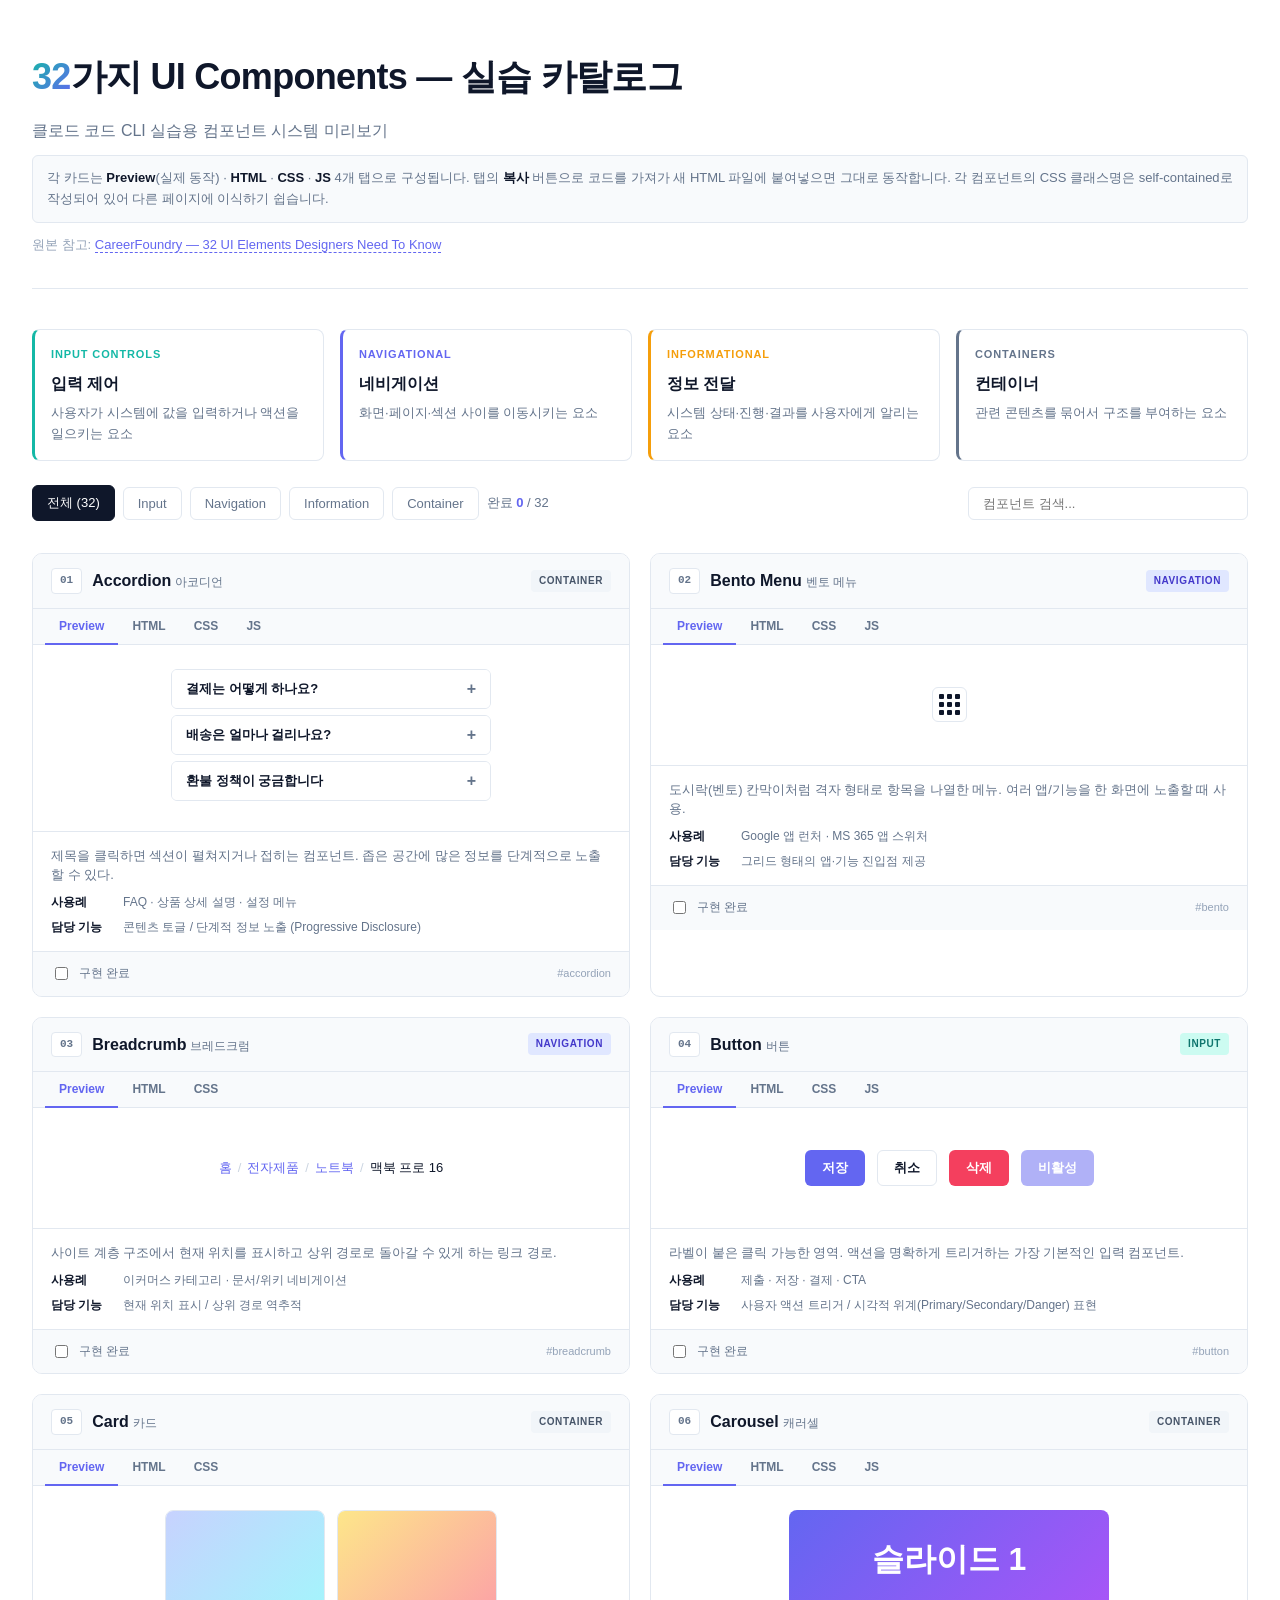
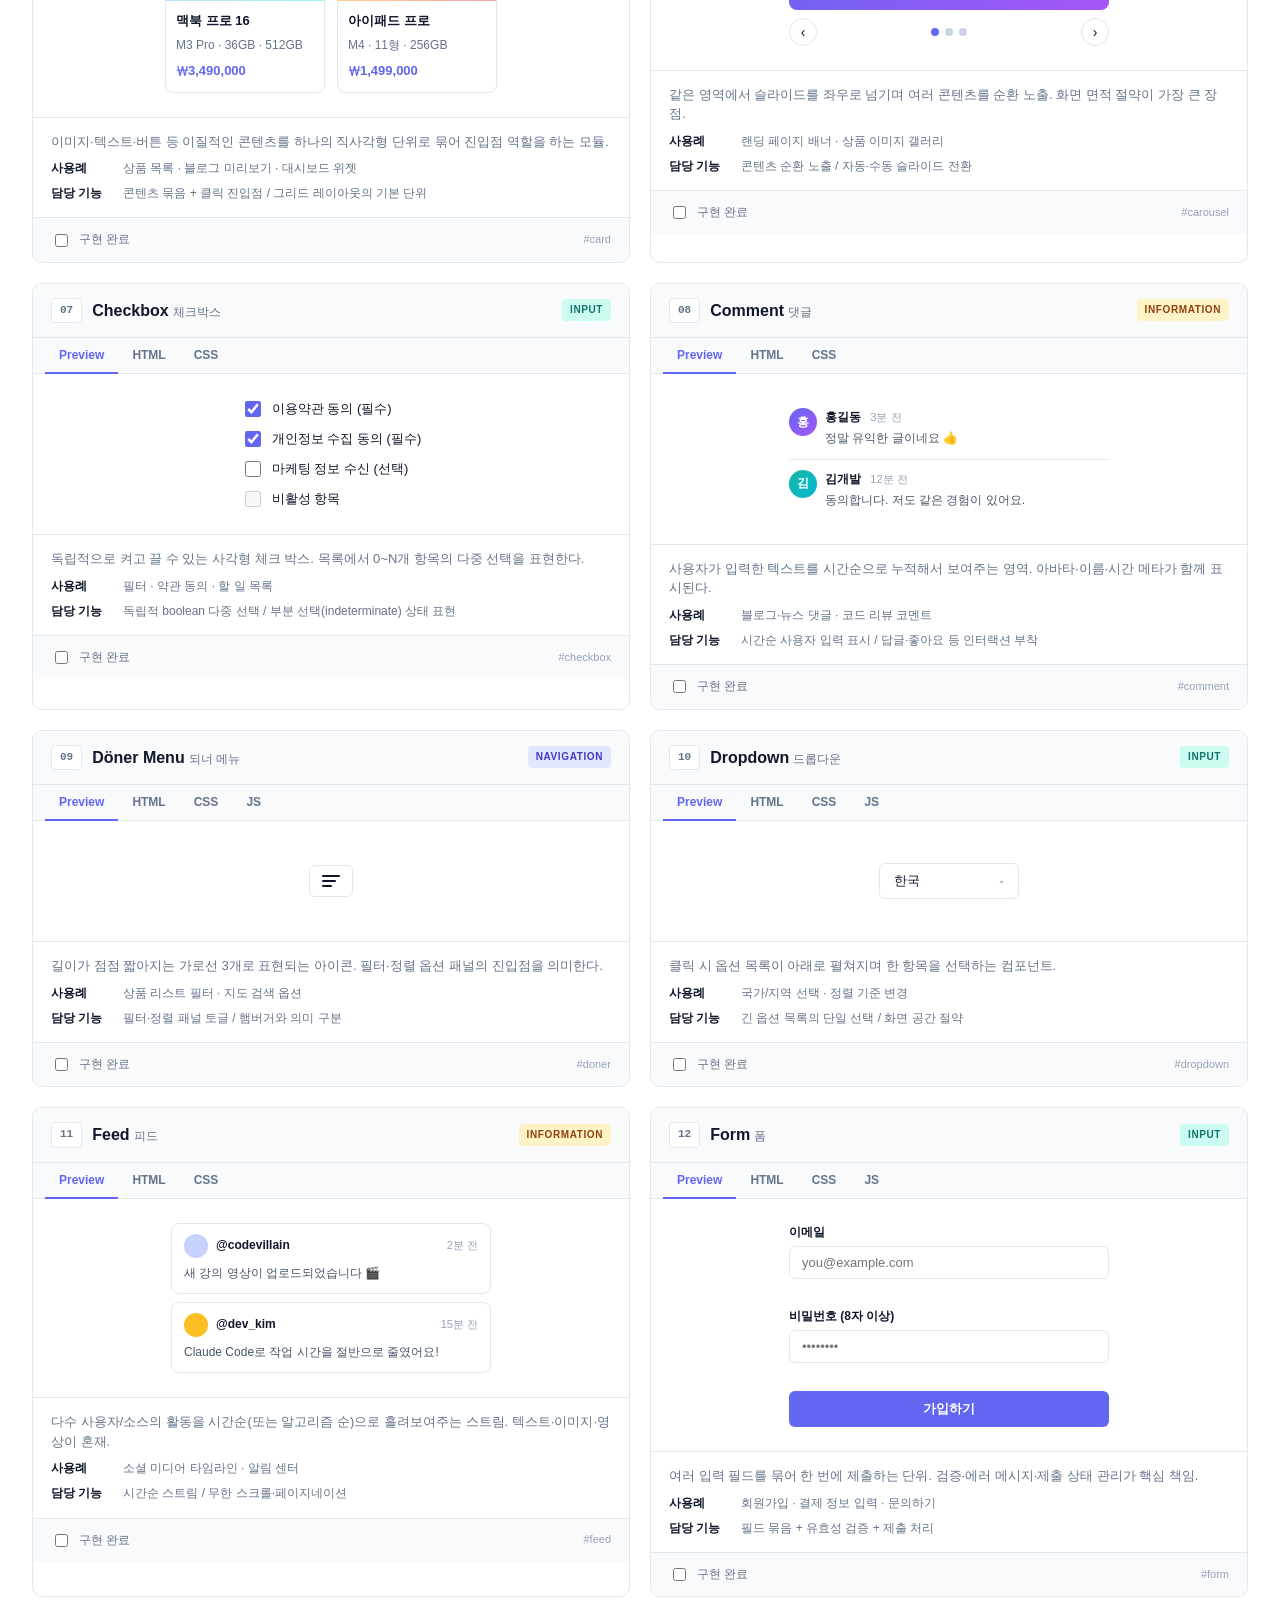
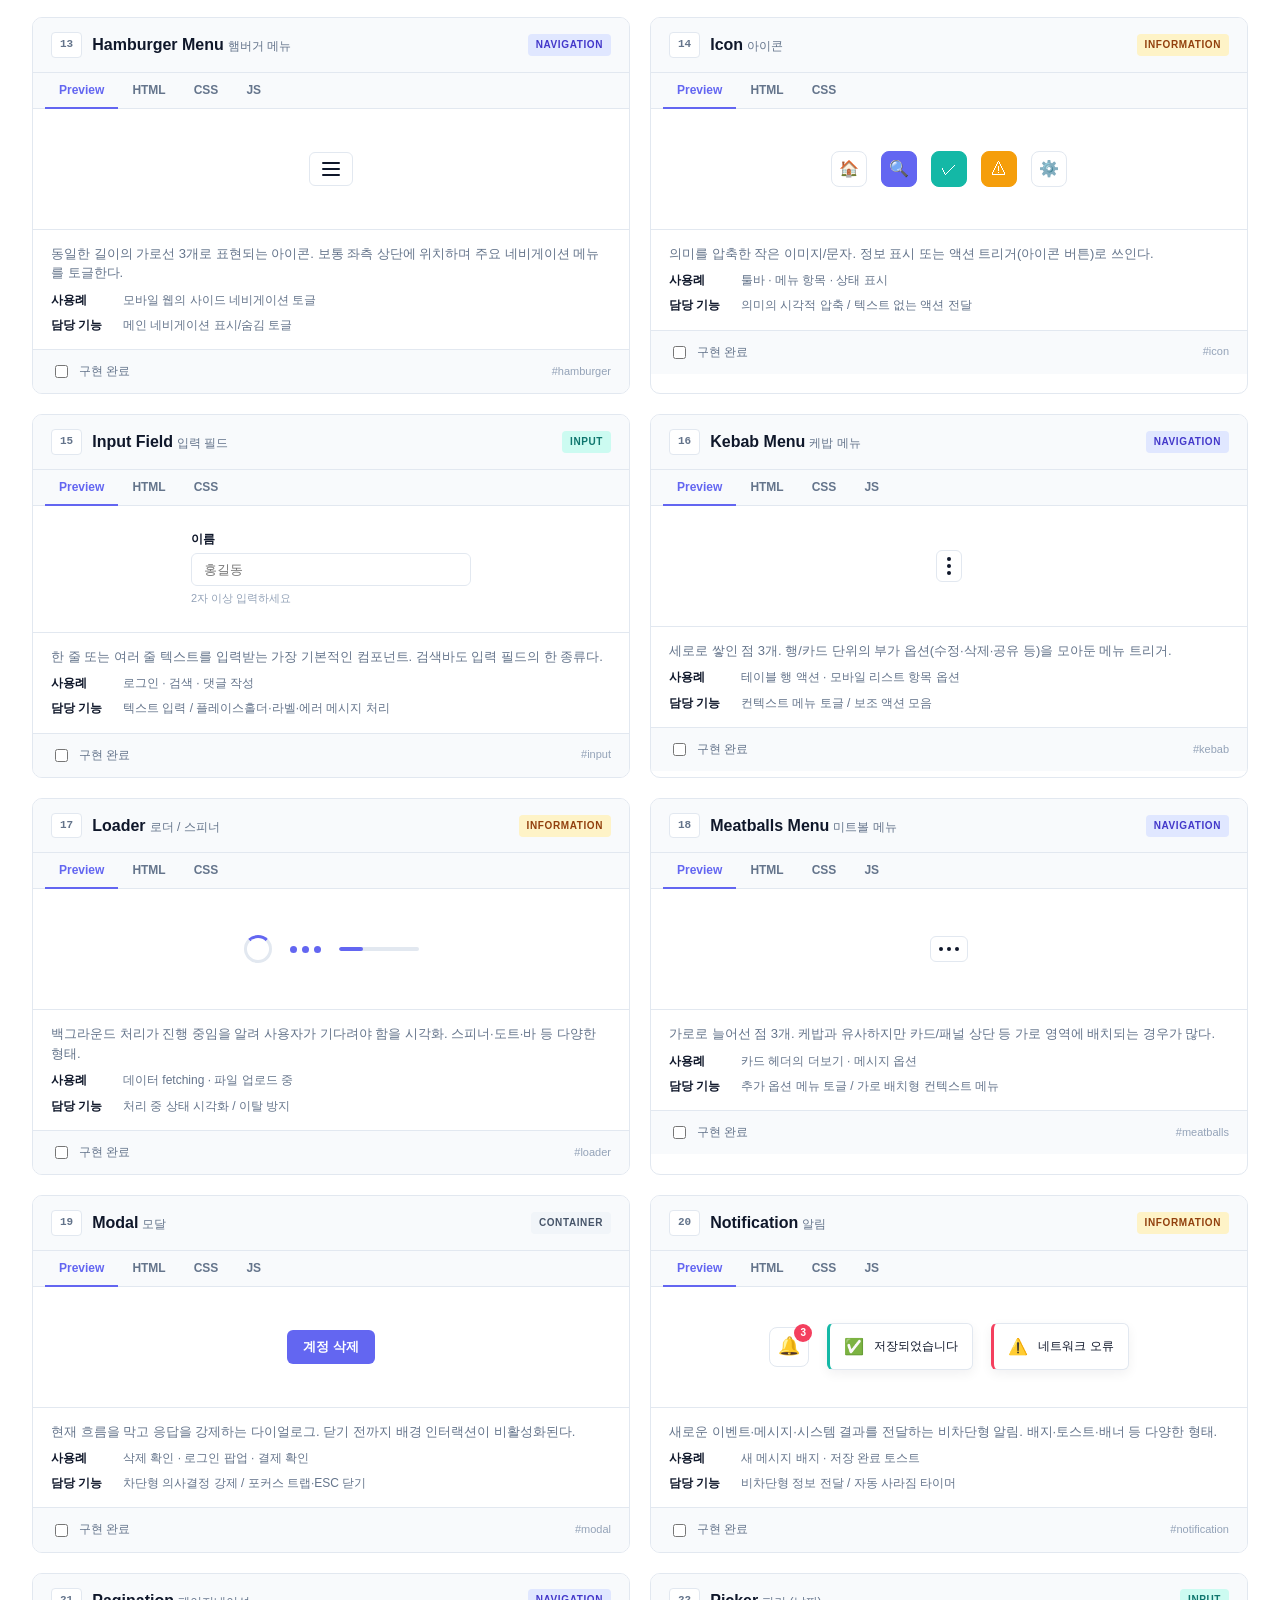
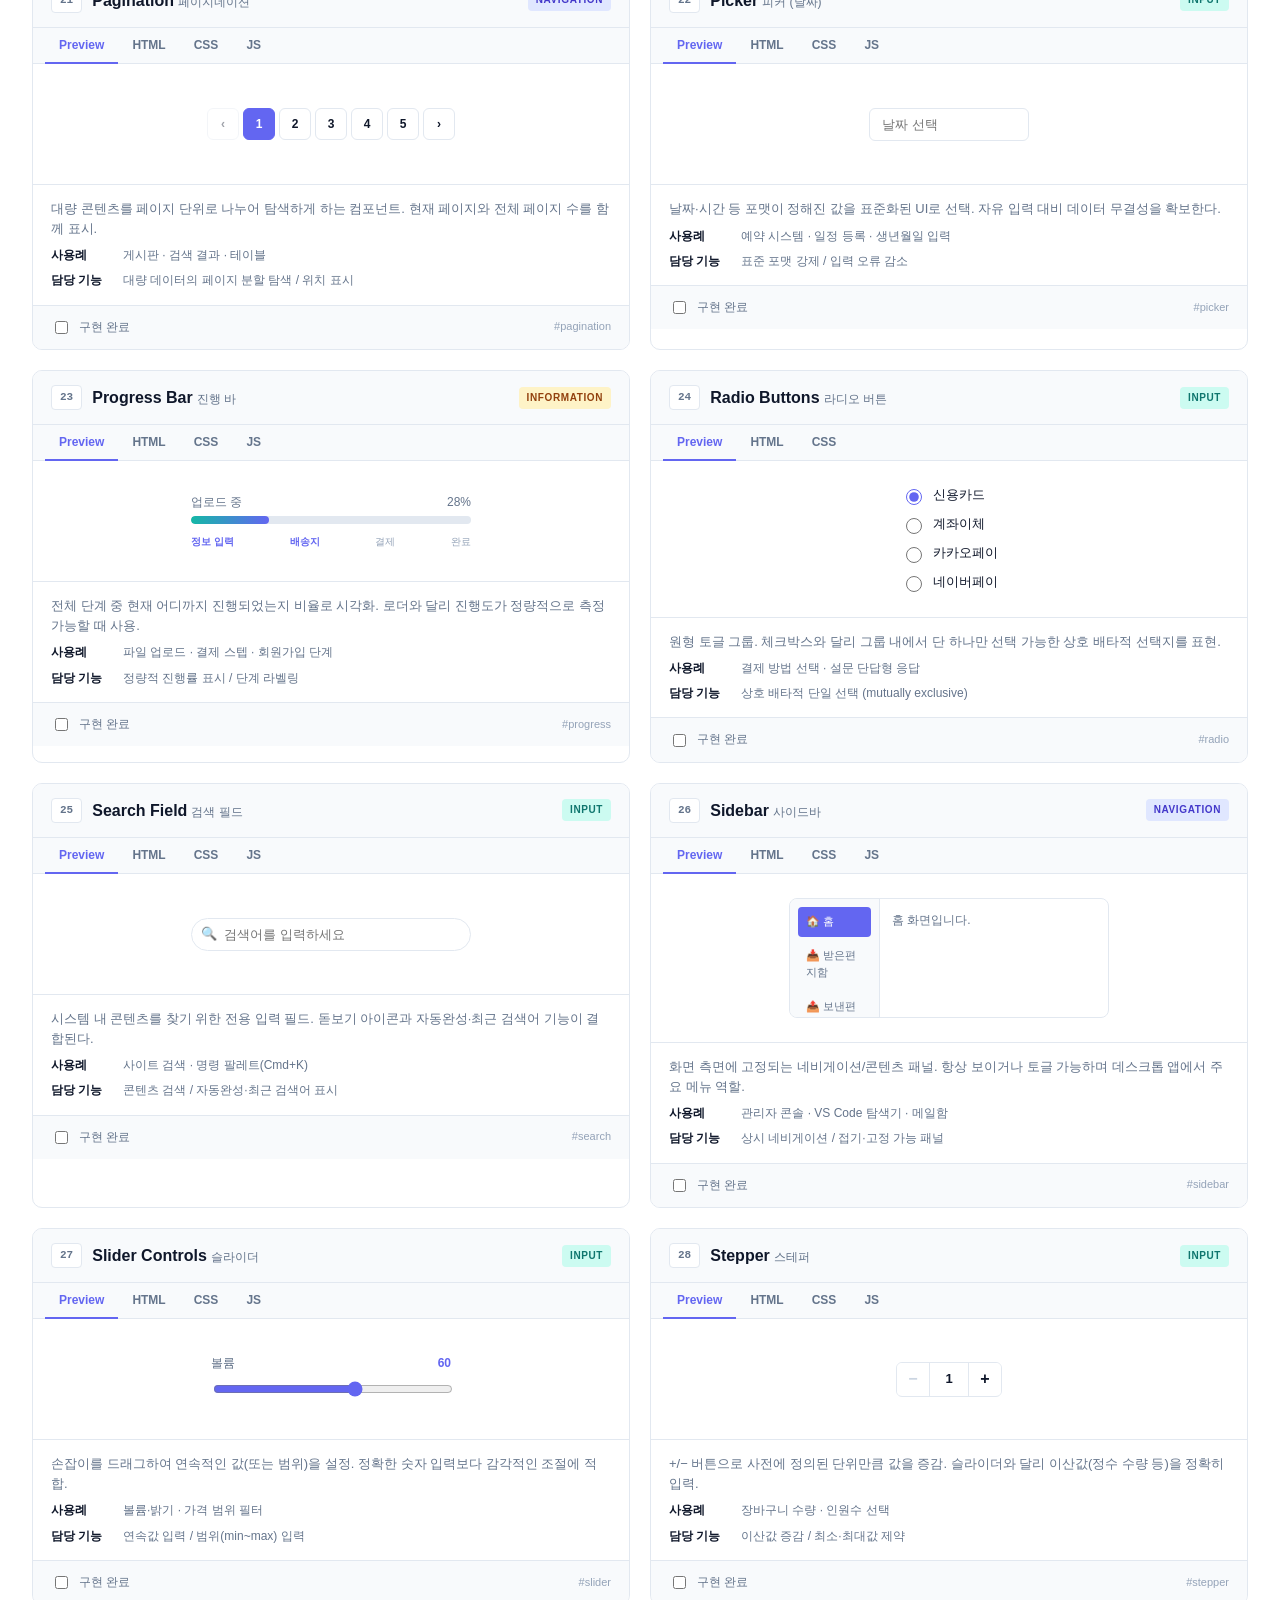
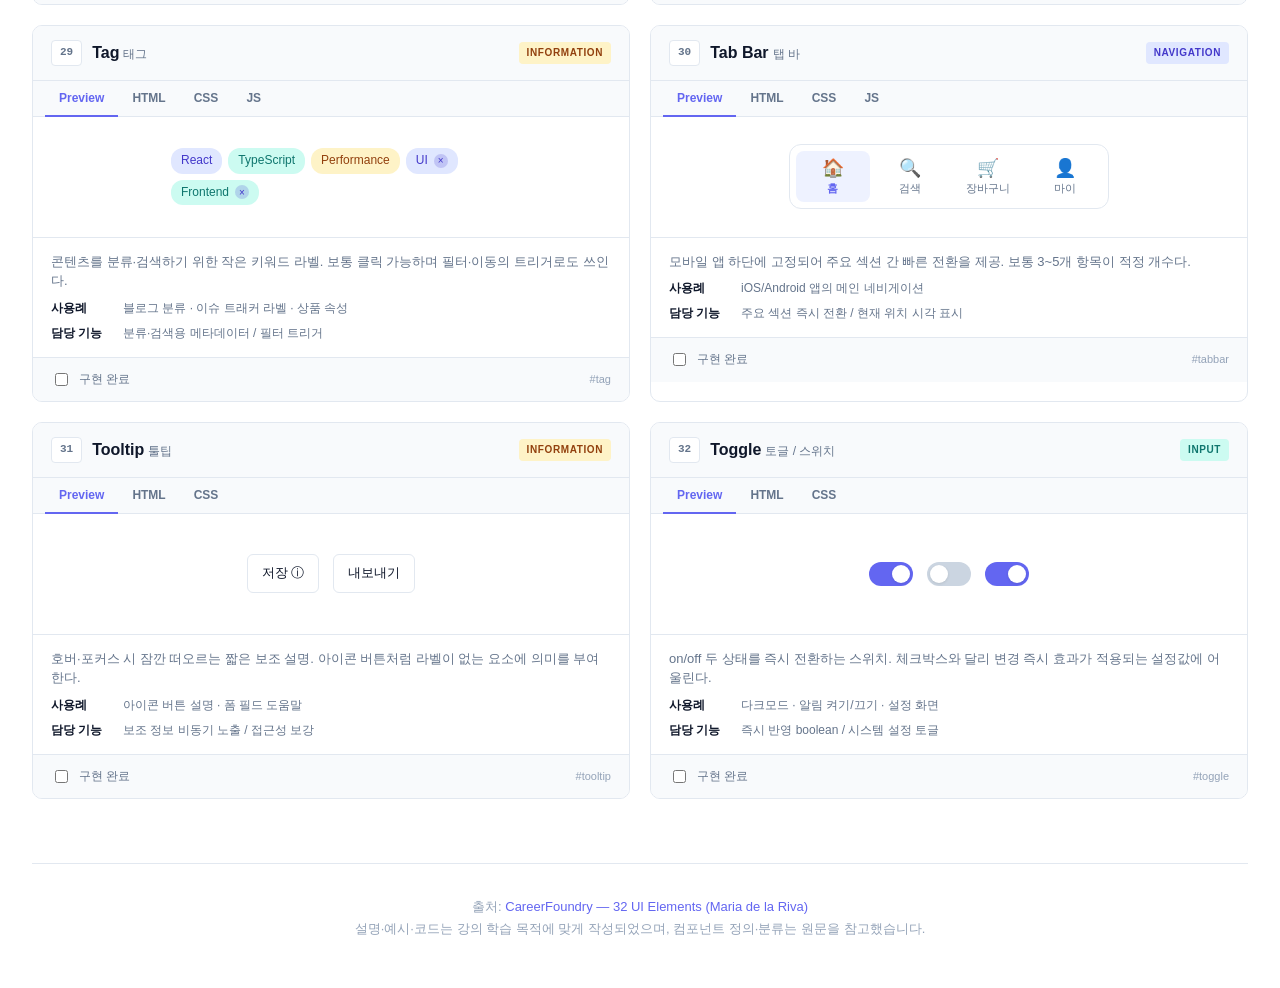
<file: docs/resource/ui-components-32-catalog.html>
<!DOCTYPE html>
<html lang="ko">
<head>
<meta charset="UTF-8">
<meta name="viewport" content="width=device-width, initial-scale=1.0">
<title>32 UI Components — 클로드 코드 실습 카탈로그</title>
<style>
  :root {
    --bg: #ffffff;
    --bg-alt: #f8fafc;
    --bg-code: #1e293b;
    --bg-code-text: #e2e8f0;
    --border: #e2e8f0;
    --border-strong: #cbd5e1;
    --text: #0f172a;
    --text-muted: #64748b;
    --text-dim: #94a3b8;
    --primary: #6366f1;
    --primary-hover: #4f46e5;
    --teal: #14b8a6;
    --amber: #f59e0b;
    --rose: #f43f5e;
    --gray: #64748b;
    --cat-input: #14b8a6;
    --cat-nav: #6366f1;
    --cat-info: #f59e0b;
    --cat-container: #64748b;
  }
  * { box-sizing: border-box; }
  html, body { background: var(--bg); }
  body {
    margin: 0;
    color: var(--text);
    font-family: -apple-system, BlinkMacSystemFont, "Pretendard", "Apple SD Gothic Neo", "Segoe UI", sans-serif;
    line-height: 1.6;
    -webkit-font-smoothing: antialiased;
  }
  .ui-container { max-width: 1400px; margin: 0 auto; padding: 48px 32px; }

  .ui-header { margin-bottom: 40px; padding-bottom: 32px; border-bottom: 1px solid var(--border); }
  .ui-header h1 { font-size: 36px; margin: 0 0 12px 0; font-weight: 700; letter-spacing: -0.02em; }
  .ui-header h1 .num {
    background: linear-gradient(135deg, var(--teal), var(--primary));
    -webkit-background-clip: text; -webkit-text-fill-color: transparent; background-clip: text;
  }
  .ui-header .subtitle { color: var(--text-muted); font-size: 16px; margin: 0; }
  .ui-header .help {
    color: var(--text-muted); font-size: 13px; margin: 12px 0 0;
    padding: 12px 14px; background: var(--bg-alt); border: 1px solid var(--border); border-radius: 6px;
  }
  .ui-header .help b { color: var(--text); }
  .ui-header .source { margin-top: 12px; font-size: 13px; color: var(--text-dim); }
  .ui-header .source a { color: var(--primary); text-decoration: none; border-bottom: 1px dashed var(--primary); }

  .ui-categories {
    display: grid; grid-template-columns: repeat(4, 1fr); gap: 16px; margin-bottom: 24px;
  }
  .ui-cat-card { background: var(--bg); border: 1px solid var(--border); border-radius: 8px; padding: 16px; }
  .ui-cat-card .lbl { font-size: 11px; font-weight: 700; text-transform: uppercase; letter-spacing: 0.08em; margin-bottom: 8px; }
  .ui-cat-card .nm { font-size: 16px; font-weight: 600; margin-bottom: 6px; }
  .ui-cat-card .ds { font-size: 13px; color: var(--text-muted); }
  .ui-cat-card[data-cat="input"]     { border-left: 3px solid var(--cat-input); }
  .ui-cat-card[data-cat="nav"]       { border-left: 3px solid var(--cat-nav); }
  .ui-cat-card[data-cat="info"]      { border-left: 3px solid var(--cat-info); }
  .ui-cat-card[data-cat="container"] { border-left: 3px solid var(--cat-container); }
  .ui-cat-card[data-cat="input"] .lbl     { color: var(--cat-input); }
  .ui-cat-card[data-cat="nav"] .lbl       { color: var(--cat-nav); }
  .ui-cat-card[data-cat="info"] .lbl      { color: var(--cat-info); }
  .ui-cat-card[data-cat="container"] .lbl { color: var(--cat-container); }

  .ui-filter-bar { display: flex; flex-wrap: wrap; gap: 8px; margin-bottom: 32px; align-items: center; }
  .ui-filter-btn {
    background: var(--bg); border: 1px solid var(--border); color: var(--text-muted);
    padding: 8px 14px; border-radius: 6px; cursor: pointer; font-size: 13px; font-weight: 500;
    transition: all 0.15s ease; font-family: inherit;
  }
  .ui-filter-btn:hover { background: var(--bg-alt); color: var(--text); }
  .ui-filter-btn.active { background: var(--text); color: white; border-color: var(--text); }
  .ui-search {
    flex: 1; min-width: 200px; max-width: 280px;
    background: var(--bg); border: 1px solid var(--border); color: var(--text);
    padding: 8px 14px; border-radius: 6px; font-size: 13px; font-family: inherit; margin-left: auto;
  }
  .ui-search:focus { outline: none; border-color: var(--primary); }
  .ui-progress-info { font-size: 13px; color: var(--text-muted); }
  .ui-progress-info strong { color: var(--primary); }

  .ui-grid { display: grid; grid-template-columns: repeat(auto-fill, minmax(420px, 1fr)); gap: 20px; }

  .ui-card {
    background: var(--bg); border: 1px solid var(--border); border-radius: 10px;
    overflow: hidden; display: flex; flex-direction: column; position: relative;
    transition: box-shadow 0.15s ease, transform 0.15s ease;
  }
  .ui-card:hover { box-shadow: 0 4px 12px rgba(15,23,42,0.06); transform: translateY(-1px); }
  .ui-card.hidden { display: none; }
  .ui-card.done .ui-card-head { background: #f0fdf4; }

  .ui-card-head {
    display: flex; align-items: center; justify-content: space-between; gap: 12px;
    padding: 14px 18px; border-bottom: 1px solid var(--border); background: var(--bg-alt);
  }
  .ui-card-head-left { display: flex; align-items: center; gap: 10px; min-width: 0; }
  .ui-card-num {
    background: var(--bg); border: 1px solid var(--border); color: var(--text-muted);
    font-size: 11px; font-weight: 700; padding: 3px 8px; border-radius: 4px;
    flex-shrink: 0; font-family: 'SF Mono', Menlo, Consolas, monospace;
  }
  .ui-card-title { margin: 0; font-size: 16px; font-weight: 700; color: var(--text); white-space: nowrap; overflow: hidden; text-overflow: ellipsis; }
  .ui-card-title-ko { font-size: 12px; color: var(--text-muted); font-weight: 500; margin-left: 4px; }
  .ui-card-cat { font-size: 10px; font-weight: 700; text-transform: uppercase; letter-spacing: 0.06em; padding: 3px 8px; border-radius: 4px; flex-shrink: 0; }
  .ui-card-cat[data-cat="input"]     { background: #ccfbf1; color: #0f766e; }
  .ui-card-cat[data-cat="nav"]       { background: #e0e7ff; color: #4338ca; }
  .ui-card-cat[data-cat="info"]      { background: #fef3c7; color: #92400e; }
  .ui-card-cat[data-cat="container"] { background: #f1f5f9; color: #475569; }

  .ui-tabs { display: flex; border-bottom: 1px solid var(--border); background: var(--bg-alt); padding: 0 12px; }
  .ui-tab {
    background: transparent; border: none; padding: 10px 14px; font-size: 12px; font-weight: 600;
    color: var(--text-muted); cursor: pointer; font-family: inherit;
    border-bottom: 2px solid transparent; margin-bottom: -1px;
  }
  .ui-tab:hover { color: var(--text); }
  .ui-tab.active { color: var(--primary); border-bottom-color: var(--primary); }

  .ui-panel { display: none; }
  .ui-panel.active { display: block; }

  .ui-preview {
    padding: 24px 18px; min-height: 120px; background: var(--bg);
    display: flex; align-items: center; justify-content: center; flex-wrap: wrap; gap: 12px; position: relative;
  }
  .ui-preview-inner { width: 100%; display: flex; align-items: center; justify-content: center; flex-wrap: wrap; gap: 12px; }

  .ui-code-wrap { position: relative; background: var(--bg-code); }
  .ui-code-copy {
    position: absolute; top: 10px; right: 10px;
    background: rgba(255,255,255,0.1); color: var(--bg-code-text);
    border: 1px solid rgba(255,255,255,0.15);
    padding: 4px 10px; border-radius: 4px; font-size: 11px; font-weight: 600;
    cursor: pointer; font-family: inherit; z-index: 2;
  }
  .ui-code-copy:hover { background: rgba(255,255,255,0.2); }
  .ui-code-copy.copied { background: var(--teal); border-color: var(--teal); color: white; }
  .ui-code-pre { margin: 0; padding: 16px 18px; overflow-x: auto; max-height: 280px; overflow-y: auto; }
  .ui-code-pre code {
    color: var(--bg-code-text); font-family: 'SF Mono', Menlo, Consolas, 'Liberation Mono', monospace;
    font-size: 12px; line-height: 1.6; white-space: pre;
  }

  .ui-meta { padding: 14px 18px; border-top: 1px solid var(--border); background: var(--bg); }
  .ui-meta p { margin: 0 0 8px 0; font-size: 13px; color: var(--text-muted); line-height: 1.5; }
  .ui-meta-row { display: flex; gap: 8px; font-size: 12px; margin-top: 6px; }
  .ui-meta-label { color: var(--text); font-weight: 600; flex-shrink: 0; min-width: 64px; }
  .ui-meta-text { color: var(--text-muted); }

  .ui-card-foot { padding: 12px 18px; border-top: 1px solid var(--border); background: var(--bg-alt); display: flex; align-items: center; justify-content: space-between; }
  .ui-check-label { display: flex; align-items: center; gap: 8px; font-size: 12px; color: var(--text-muted); cursor: pointer; user-select: none; }

  .ui-footer { margin-top: 64px; padding-top: 32px; border-top: 1px solid var(--border); color: var(--text-dim); font-size: 13px; text-align: center; line-height: 1.7; }
  .ui-footer a { color: var(--primary); text-decoration: none; }

  @media (max-width: 768px) {
    .ui-container { padding: 24px 16px; }
    .ui-header h1 { font-size: 26px; }
    .ui-categories { grid-template-columns: 1fr 1fr; }
    .ui-grid { grid-template-columns: 1fr; }
  }
</style>

<!-- 컴포넌트 동작용 CSS (학습자가 복사할 코드와 동일) -->
<style id="components-style">
/* 01 Accordion */
.accordion { width: 100%; max-width: 320px; }
.accordion-item { border: 1px solid #e2e8f0; border-radius: 6px; margin-bottom: 6px; overflow: hidden; background: #fff; }
.accordion-header { width: 100%; text-align: left; background: #fff; border: none; padding: 10px 14px; font-size: 13px; font-weight: 600; color: #0f172a; cursor: pointer; display: flex; justify-content: space-between; align-items: center; font-family: inherit; }
.accordion-header::after { content: '+'; font-size: 16px; color: #64748b; transition: transform 0.2s; }
.accordion-item.open .accordion-header::after { transform: rotate(45deg); }
.accordion-body { display: none; padding: 4px 14px 12px; color: #64748b; font-size: 12px; }
.accordion-item.open .accordion-body { display: block; }

/* 02 Bento */
.bento-wrap { position: relative; display: inline-block; }
.bento-trigger { background: #fff; border: 1px solid #e2e8f0; border-radius: 6px; padding: 6px; cursor: pointer; display: flex; flex-direction: column; gap: 3px; }
.bento-trigger .brow { display: flex; gap: 3px; }
.bento-trigger .bdot { width: 5px; height: 5px; background: #0f172a; border-radius: 1px; }
.bento-popover { display: none; position: absolute; background: #fff; border: 1px solid #e2e8f0; border-radius: 8px; padding: 8px; box-shadow: 0 8px 24px rgba(15,23,42,.08); grid-template-columns: repeat(3, 1fr); gap: 6px; margin-top: 6px; z-index: 10; }
.bento-wrap.open .bento-popover { display: grid; }
.bento-popover .bapp { width: 48px; height: 48px; background: #f1f5f9; border-radius: 6px; display: flex; align-items: center; justify-content: center; font-size: 18px; cursor: pointer; }
.bento-popover .bapp:hover { background: #e0e7ff; }

/* 03 Breadcrumb */
.breadcrumb { display: flex; align-items: center; gap: 6px; font-size: 13px; color: #64748b; flex-wrap: wrap; }
.breadcrumb a { color: #6366f1; text-decoration: none; }
.breadcrumb a:hover { text-decoration: underline; }
.breadcrumb .sep { color: #cbd5e1; }
.breadcrumb .current { color: #0f172a; font-weight: 500; }

/* 04 Button */
.btn { padding: 8px 16px; border-radius: 6px; font-size: 13px; font-weight: 600; cursor: pointer; border: 1px solid transparent; font-family: inherit; transition: all .15s ease; }
.btn-primary { background: #6366f1; color: #fff; }
.btn-primary:hover { background: #4f46e5; }
.btn-secondary { background: #fff; color: #0f172a; border-color: #e2e8f0; }
.btn-secondary:hover { background: #f8fafc; }
.btn-danger { background: #f43f5e; color: #fff; }
.btn-danger:hover { background: #e11d48; }
.btn:disabled { opacity: .5; cursor: not-allowed; }

/* 05 Card */
.product-card { width: 160px; background: #fff; border: 1px solid #e2e8f0; border-radius: 8px; overflow: hidden; cursor: pointer; transition: box-shadow .15s ease; }
.product-card:hover { box-shadow: 0 4px 12px rgba(15,23,42,.08); }
.product-card .pc-image { height: 90px; background: linear-gradient(135deg,#c7d2fe,#a5f3fc); }
.product-card .pc-body { padding: 10px; }
.product-card .pc-title { font-size: 13px; font-weight: 600; margin: 0 0 4px; color: #0f172a; }
.product-card .pc-desc { font-size: 12px; color: #64748b; margin: 0 0 6px; }
.product-card .pc-price { font-size: 13px; font-weight: 700; color: #6366f1; }

/* 06 Carousel */
.carousel { width: 100%; max-width: 320px; position: relative; }
.carousel-track { display: flex; overflow: hidden; border-radius: 8px; background: #f1f5f9; }
.carousel-slide { min-width: 100%; height: 100px; display: flex; align-items: center; justify-content: center; font-size: 32px; font-weight: 700; color: #fff; transition: margin-left .3s ease; }
.carousel-slide.s1 { background: linear-gradient(135deg,#6366f1,#a855f7); }
.carousel-slide.s2 { background: linear-gradient(135deg,#14b8a6,#06b6d4); }
.carousel-slide.s3 { background: linear-gradient(135deg,#f59e0b,#f43f5e); }
.carousel-controls { display: flex; justify-content: space-between; align-items: center; margin-top: 8px; }
.carousel-btn { background: #fff; border: 1px solid #e2e8f0; width: 28px; height: 28px; border-radius: 50%; cursor: pointer; font-size: 14px; color: #0f172a; font-family: inherit; }
.carousel-dots { display: flex; gap: 6px; }
.carousel-dot { width: 8px; height: 8px; border-radius: 50%; background: #cbd5e1; cursor: pointer; }
.carousel-dot.active { background: #6366f1; }

/* 07 Checkbox */
.cb-group { display: flex; flex-direction: column; gap: 8px; }
.cb-label { display: flex; align-items: center; gap: 8px; font-size: 13px; color: #0f172a; cursor: pointer; }
.cb-label input[type="checkbox"] { accent-color: #6366f1; width: 16px; height: 16px; }

/* 08 Comment */
.comment-list { width: 100%; max-width: 320px; }
.comment { display: flex; gap: 8px; padding: 10px 0; border-bottom: 1px solid #e2e8f0; }
.comment:last-child { border-bottom: none; }
.comment-avatar { width: 28px; height: 28px; border-radius: 50%; background: linear-gradient(135deg,#6366f1,#a855f7); color: #fff; display: flex; align-items: center; justify-content: center; font-size: 12px; font-weight: 700; flex-shrink: 0; }
.comment-avatar.b { background: linear-gradient(135deg,#14b8a6,#06b6d4); }
.comment-body { font-size: 12px; flex: 1; }
.comment-author { font-weight: 700; color: #0f172a; margin-right: 6px; }
.comment-time { color: #94a3b8; font-size: 11px; }
.comment-text { color: #475569; margin-top: 2px; }

/* 09 Doner */
.doner-wrap { position: relative; }
.doner-trigger { background: #fff; border: 1px solid #e2e8f0; border-radius: 6px; padding: 9px 12px; display: flex; flex-direction: column; gap: 3px; cursor: pointer; }
.doner-trigger span { height: 2px; background: #0f172a; border-radius: 1px; }
.doner-trigger span:nth-child(1) { width: 18px; }
.doner-trigger span:nth-child(2) { width: 14px; }
.doner-trigger span:nth-child(3) { width: 10px; }
.doner-panel { display: none; position: absolute; top: 100%; left: 0; margin-top: 6px; background: #fff; border: 1px solid #e2e8f0; border-radius: 6px; box-shadow: 0 8px 24px rgba(15,23,42,.08); padding: 8px; min-width: 160px; z-index: 10; }
.doner-wrap.open .doner-panel { display: block; }
.doner-panel .filter-title { font-size: 11px; font-weight: 700; text-transform: uppercase; color: #64748b; padding: 4px 8px; }
.doner-panel label { display: flex; align-items: center; gap: 6px; font-size: 12px; padding: 4px 8px; cursor: pointer; }
.doner-panel label input { accent-color: #6366f1; }

/* 10 Dropdown */
.dropdown { position: relative; }
.dropdown-trigger { background: #fff; border: 1px solid #e2e8f0; border-radius: 6px; padding: 8px 14px; font-size: 13px; color: #0f172a; cursor: pointer; display: flex; align-items: center; gap: 10px; min-width: 140px; font-family: inherit; }
.dropdown-trigger::after { content: '▾'; margin-left: auto; color: #94a3b8; font-size: 10px; }
.dropdown-menu { display: none; position: absolute; top: 100%; left: 0; right: 0; margin-top: 4px; background: #fff; border: 1px solid #e2e8f0; border-radius: 6px; box-shadow: 0 8px 24px rgba(15,23,42,.08); overflow: hidden; z-index: 10; }
.dropdown.open .dropdown-menu { display: block; }
.dropdown-item { padding: 8px 14px; font-size: 13px; cursor: pointer; color: #0f172a; }
.dropdown-item:hover { background: #f1f5f9; }

/* 11 Feed */
.feed { width: 100%; max-width: 320px; display: flex; flex-direction: column; gap: 8px; }
.feed-post { background: #fff; border: 1px solid #e2e8f0; border-radius: 8px; padding: 10px 12px; }
.feed-post-head { display: flex; align-items: center; gap: 8px; margin-bottom: 6px; }
.feed-avatar { width: 24px; height: 24px; border-radius: 50%; background: #c7d2fe; }
.feed-name { font-size: 12px; font-weight: 700; color: #0f172a; }
.feed-time { font-size: 11px; color: #94a3b8; margin-left: auto; }
.feed-text { font-size: 12px; color: #475569; }

/* 12 Form */
.form { width: 100%; max-width: 320px; display: flex; flex-direction: column; gap: 10px; }
.form-field { display: flex; flex-direction: column; gap: 4px; }
.form-label { font-size: 12px; font-weight: 600; color: #0f172a; }
.form-input { border: 1px solid #e2e8f0; border-radius: 6px; padding: 8px 12px; font-size: 13px; font-family: inherit; color: #0f172a; }
.form-input:focus { outline: none; border-color: #6366f1; }
.form-input.error { border-color: #f43f5e; }
.form-error { font-size: 11px; color: #f43f5e; min-height: 14px; }
.form-submit { background: #6366f1; color: #fff; border: none; padding: 9px 14px; border-radius: 6px; font-size: 13px; font-weight: 600; cursor: pointer; font-family: inherit; }

/* 13 Hamburger */
.hamburger-wrap { position: relative; }
.hamburger-trigger { background: #fff; border: 1px solid #e2e8f0; border-radius: 6px; padding: 9px 12px; display: flex; flex-direction: column; gap: 4px; cursor: pointer; }
.hamburger-trigger span { width: 18px; height: 2px; background: #0f172a; border-radius: 1px; }
.hamburger-drawer { display: none; position: absolute; top: 100%; left: 0; margin-top: 6px; background: #fff; border: 1px solid #e2e8f0; border-radius: 6px; box-shadow: 0 8px 24px rgba(15,23,42,.08); min-width: 160px; z-index: 10; }
.hamburger-wrap.open .hamburger-drawer { display: block; }
.hamburger-drawer a { display: block; padding: 9px 14px; font-size: 13px; color: #0f172a; text-decoration: none; border-bottom: 1px solid #f1f5f9; }
.hamburger-drawer a:last-child { border-bottom: none; }
.hamburger-drawer a:hover { background: #f8fafc; }

/* 14 Icon */
.icon-row { display: flex; gap: 14px; align-items: center; }
.icon-btn { width: 36px; height: 36px; background: #fff; border: 1px solid #e2e8f0; border-radius: 8px; display: flex; align-items: center; justify-content: center; cursor: pointer; font-size: 16px; }
.icon-btn:hover { background: #f1f5f9; }
.icon-btn.primary { background: #6366f1; color: #fff; border-color: #6366f1; }
.icon-btn.success { background: #14b8a6; color: #fff; border-color: #14b8a6; }
.icon-btn.warn { background: #f59e0b; color: #fff; border-color: #f59e0b; }

/* 15 Input */
.input-group { display: flex; flex-direction: column; gap: 4px; width: 100%; max-width: 280px; }
.input-label { font-size: 12px; font-weight: 600; color: #0f172a; }
.input-field { border: 1px solid #e2e8f0; border-radius: 6px; padding: 8px 12px; font-size: 13px; font-family: inherit; color: #0f172a; background: #fff; }
.input-field:focus { outline: none; border-color: #6366f1; box-shadow: 0 0 0 3px rgba(99,102,241,.12); }
.input-hint { font-size: 11px; color: #94a3b8; }

/* 16 Kebab */
.kebab-wrap { position: relative; }
.kebab-trigger { background: #fff; border: 1px solid #e2e8f0; border-radius: 6px; padding: 6px 10px; display: flex; flex-direction: column; gap: 3px; cursor: pointer; }
.kebab-trigger span { width: 4px; height: 4px; background: #0f172a; border-radius: 50%; }
.kebab-menu { display: none; position: absolute; top: 100%; right: 0; margin-top: 6px; background: #fff; border: 1px solid #e2e8f0; border-radius: 6px; box-shadow: 0 8px 24px rgba(15,23,42,.08); min-width: 140px; z-index: 10; }
.kebab-wrap.open .kebab-menu { display: block; }
.kebab-menu a { display: block; padding: 8px 12px; font-size: 12px; color: #0f172a; text-decoration: none; }
.kebab-menu a:hover { background: #f1f5f9; }
.kebab-menu a.danger { color: #f43f5e; }

/* 17 Loader */
.loader-row { display: flex; gap: 18px; align-items: center; }
.loader-spinner { width: 28px; height: 28px; border: 3px solid #e2e8f0; border-top-color: #6366f1; border-radius: 50%; animation: loader-spin .8s linear infinite; }
@keyframes loader-spin { to { transform: rotate(360deg); } }
.loader-dots { display: flex; gap: 5px; }
.loader-dots span { width: 7px; height: 7px; border-radius: 50%; background: #6366f1; animation: loader-bounce 1s infinite; }
.loader-dots span:nth-child(2) { animation-delay: .15s; }
.loader-dots span:nth-child(3) { animation-delay: .3s; }
@keyframes loader-bounce { 0%,80%,100% { transform: scale(.6); opacity: .4; } 40% { transform: scale(1); opacity: 1; } }
.loader-bar { width: 80px; height: 4px; background: #e2e8f0; border-radius: 2px; overflow: hidden; position: relative; }
.loader-bar::after { content: ''; position: absolute; width: 30%; height: 100%; background: #6366f1; border-radius: 2px; animation: loader-slide 1.2s ease-in-out infinite; }
@keyframes loader-slide { 0% { left: -30%; } 100% { left: 100%; } }

/* 18 Meatballs */
.meatballs-wrap { position: relative; }
.meatballs-trigger { background: #fff; border: 1px solid #e2e8f0; border-radius: 6px; padding: 10px 8px; display: flex; gap: 4px; cursor: pointer; }
.meatballs-trigger span { width: 4px; height: 4px; background: #0f172a; border-radius: 50%; }
.meatballs-menu { display: none; position: absolute; top: 100%; left: 0; margin-top: 6px; background: #fff; border: 1px solid #e2e8f0; border-radius: 6px; box-shadow: 0 8px 24px rgba(15,23,42,.08); min-width: 140px; z-index: 10; }
.meatballs-wrap.open .meatballs-menu { display: block; }
.meatballs-menu a { display: block; padding: 8px 12px; font-size: 12px; color: #0f172a; text-decoration: none; }
.meatballs-menu a:hover { background: #f1f5f9; }

/* 19 Modal */
.modal-trigger-btn { background: #6366f1; color: #fff; border: none; padding: 8px 16px; border-radius: 6px; font-size: 13px; font-weight: 600; cursor: pointer; font-family: inherit; }
.modal-backdrop { display: none; position: fixed; inset: 0; background: rgba(15,23,42,.4); align-items: center; justify-content: center; z-index: 1000; }
.modal-backdrop.open { display: flex; }
.modal-box { background: #fff; border-radius: 10px; padding: 24px; width: 320px; max-width: calc(100vw - 32px); box-shadow: 0 20px 50px rgba(0,0,0,.2); }
.modal-title { font-size: 16px; font-weight: 700; margin: 0 0 8px; color: #0f172a; }
.modal-text { font-size: 13px; color: #64748b; margin: 0 0 16px; }
.modal-actions { display: flex; gap: 8px; justify-content: flex-end; }
.modal-btn { padding: 7px 14px; border-radius: 6px; font-size: 12px; font-weight: 600; cursor: pointer; border: none; font-family: inherit; }
.modal-btn-cancel { background: #fff; color: #0f172a; border: 1px solid #e2e8f0; }
.modal-btn-confirm { background: #f43f5e; color: #fff; }

/* 20 Notification */
.noti-row { display: flex; gap: 18px; align-items: center; flex-wrap: wrap; }
.noti-bell { position: relative; background: #fff; border: 1px solid #e2e8f0; border-radius: 8px; width: 40px; height: 40px; display: flex; align-items: center; justify-content: center; font-size: 18px; cursor: pointer; }
.noti-badge { position: absolute; top: -4px; right: -4px; background: #f43f5e; color: #fff; font-size: 10px; font-weight: 700; border-radius: 10px; padding: 1px 6px; min-width: 18px; text-align: center; }
.noti-toast { background: #fff; border: 1px solid #e2e8f0; border-left: 3px solid #14b8a6; border-radius: 6px; padding: 10px 14px; display: flex; gap: 10px; align-items: center; font-size: 12px; box-shadow: 0 4px 12px rgba(15,23,42,.06); }
.noti-toast.error { border-left-color: #f43f5e; }
.noti-toast .ic { font-size: 16px; }

/* 21 Pagination */
.pagination { display: flex; gap: 4px; align-items: center; }
.pg-btn { background: #fff; border: 1px solid #e2e8f0; border-radius: 6px; min-width: 32px; height: 32px; padding: 0 8px; font-size: 12px; font-weight: 600; color: #0f172a; cursor: pointer; font-family: inherit; }
.pg-btn:hover:not(:disabled) { background: #f1f5f9; }
.pg-btn:disabled { opacity: .4; cursor: not-allowed; }
.pg-btn.active { background: #6366f1; color: #fff; border-color: #6366f1; }

/* 22 Picker */
.picker-wrap { position: relative; }
.picker-input { border: 1px solid #e2e8f0; border-radius: 6px; padding: 8px 12px; font-size: 13px; font-family: inherit; cursor: pointer; background: #fff; width: 160px; }
.picker-calendar { display: none; position: absolute; top: 100%; left: 0; margin-top: 4px; background: #fff; border: 1px solid #e2e8f0; border-radius: 8px; box-shadow: 0 8px 24px rgba(15,23,42,.08); padding: 12px; z-index: 10; }
.picker-wrap.open .picker-calendar { display: block; }
.picker-header { display: flex; justify-content: space-between; align-items: center; margin-bottom: 8px; }
.picker-header button { background: transparent; border: none; font-size: 14px; cursor: pointer; color: #64748b; font-family: inherit; padding: 4px 8px; }
.picker-header .month { font-size: 13px; font-weight: 700; color: #0f172a; }
.picker-grid { display: grid; grid-template-columns: repeat(7, 28px); gap: 2px; }
.picker-grid .pday-head { font-size: 10px; font-weight: 600; color: #94a3b8; text-align: center; padding: 4px 0; }
.picker-grid .pday { width: 28px; height: 28px; border-radius: 4px; display: flex; align-items: center; justify-content: center; font-size: 11px; color: #0f172a; cursor: pointer; }
.picker-grid .pday:hover { background: #f1f5f9; }
.picker-grid .pday.selected { background: #6366f1; color: #fff; font-weight: 700; }
.picker-grid .pday.empty { visibility: hidden; }

/* 23 Progress */
.progress-wrap { width: 100%; max-width: 280px; }
.progress-row { display: flex; justify-content: space-between; font-size: 12px; color: #64748b; margin-bottom: 4px; }
.progress { width: 100%; height: 8px; background: #e2e8f0; border-radius: 4px; overflow: hidden; }
.progress-bar { height: 100%; background: linear-gradient(90deg,#14b8a6,#6366f1); transition: width .3s ease; border-radius: 4px; }
.progress-steps { display: flex; justify-content: space-between; margin-top: 10px; }
.progress-steps .step { font-size: 10px; color: #94a3b8; text-align: center; }
.progress-steps .step.done { color: #6366f1; font-weight: 700; }

/* 24 Radio */
.radio-group { display: flex; flex-direction: column; gap: 8px; }
.radio-label { display: flex; align-items: center; gap: 8px; font-size: 13px; color: #0f172a; cursor: pointer; }
.radio-label input[type="radio"] { accent-color: #6366f1; width: 16px; height: 16px; }

/* 25 Search */
.search-field { position: relative; width: 100%; max-width: 280px; }
.search-icon { position: absolute; left: 10px; top: 50%; transform: translateY(-50%); font-size: 13px; color: #94a3b8; }
.search-input { width: 100%; border: 1px solid #e2e8f0; border-radius: 20px; padding: 8px 12px 8px 32px; font-size: 13px; font-family: inherit; background: #fff; }
.search-input:focus { outline: none; border-color: #6366f1; box-shadow: 0 0 0 3px rgba(99,102,241,.12); }
.search-suggest { display: none; position: absolute; top: 100%; left: 0; right: 0; margin-top: 4px; background: #fff; border: 1px solid #e2e8f0; border-radius: 8px; box-shadow: 0 8px 24px rgba(15,23,42,.08); overflow: hidden; z-index: 10; }
.search-field.open .search-suggest { display: block; }
.search-suggest div { padding: 8px 14px; font-size: 12px; cursor: pointer; }
.search-suggest div:hover { background: #f1f5f9; }

/* 26 Sidebar */
.sidebar-demo { display: flex; width: 100%; max-width: 320px; height: 120px; border: 1px solid #e2e8f0; border-radius: 8px; overflow: hidden; }
.sidebar { width: 90px; background: #f8fafc; border-right: 1px solid #e2e8f0; padding: 8px; display: flex; flex-direction: column; gap: 4px; }
.sidebar-item { padding: 6px 8px; font-size: 11px; color: #64748b; cursor: pointer; border-radius: 4px; font-weight: 500; }
.sidebar-item:hover { background: #e2e8f0; }
.sidebar-item.active { background: #6366f1; color: #fff; }
.sidebar-content { flex: 1; padding: 12px; font-size: 12px; color: #64748b; }

/* 27 Slider */
.slider-group { width: 100%; max-width: 240px; }
.slider-row { display: flex; justify-content: space-between; font-size: 12px; color: #64748b; margin-bottom: 6px; }
.slider-value { font-weight: 700; color: #6366f1; }
.slider-input { width: 100%; accent-color: #6366f1; }

/* 28 Stepper */
.stepper { display: flex; align-items: center; border: 1px solid #e2e8f0; border-radius: 6px; overflow: hidden; width: fit-content; background: #fff; }
.stepper button { background: #fff; border: none; width: 32px; height: 32px; font-size: 16px; font-weight: 700; color: #0f172a; cursor: pointer; font-family: inherit; }
.stepper button:hover:not(:disabled) { background: #f1f5f9; }
.stepper button:disabled { color: #cbd5e1; cursor: not-allowed; }
.stepper .stepper-value { min-width: 40px; text-align: center; font-size: 13px; font-weight: 600; color: #0f172a; border-left: 1px solid #e2e8f0; border-right: 1px solid #e2e8f0; padding: 6px 8px; }

/* 29 Tag */
.tag-row { display: flex; gap: 6px; flex-wrap: wrap; max-width: 320px; }
.tag { background: #e0e7ff; color: #4338ca; padding: 3px 10px; border-radius: 12px; font-size: 12px; font-weight: 500; }
.tag.teal { background: #ccfbf1; color: #0f766e; }
.tag.amber { background: #fef3c7; color: #92400e; }
.tag.removable { display: inline-flex; align-items: center; gap: 6px; }
.tag-remove { background: rgba(67,56,202,.2); border: none; width: 14px; height: 14px; border-radius: 50%; font-size: 10px; cursor: pointer; padding: 0; color: #4338ca; display: inline-flex; align-items: center; justify-content: center; }

/* 30 Tab Bar */
.tabbar { display: flex; background: #fff; border: 1px solid #e2e8f0; border-radius: 12px; padding: 6px; width: 100%; max-width: 320px; gap: 4px; }
.tabbar-btn { flex: 1; background: transparent; border: none; padding: 6px 4px; font-size: 11px; color: #64748b; cursor: pointer; border-radius: 8px; font-family: inherit; display: flex; flex-direction: column; align-items: center; gap: 2px; }
.tabbar-btn:hover { background: #f1f5f9; }
.tabbar-btn.active { background: #eef2ff; color: #6366f1; font-weight: 600; }
.tabbar-btn .ic { font-size: 18px; }

/* 31 Tooltip */
.tooltip-row { display: flex; gap: 14px; }
.tooltip-target { position: relative; background: #fff; border: 1px solid #e2e8f0; border-radius: 6px; padding: 8px 14px; font-size: 13px; color: #0f172a; cursor: help; }
.tooltip-target .tooltip-tip { visibility: hidden; opacity: 0; position: absolute; bottom: 100%; left: 50%; transform: translateX(-50%) translateY(-4px); background: #0f172a; color: #fff; font-size: 11px; padding: 4px 8px; border-radius: 4px; white-space: nowrap; transition: opacity .15s ease; pointer-events: none; }
.tooltip-target .tooltip-tip::after { content: ''; position: absolute; top: 100%; left: 50%; transform: translateX(-50%); border: 4px solid transparent; border-top-color: #0f172a; }
.tooltip-target:hover .tooltip-tip { visibility: visible; opacity: 1; }

/* 32 Toggle */
.toggle-row { display: flex; gap: 14px; align-items: center; }
.toggle { position: relative; display: inline-block; width: 44px; height: 24px; }
.toggle input { opacity: 0; width: 0; height: 0; }
.toggle-slider { position: absolute; inset: 0; background: #cbd5e1; border-radius: 24px; cursor: pointer; transition: .2s; }
.toggle-slider::before { content: ''; position: absolute; width: 18px; height: 18px; background: #fff; border-radius: 50%; top: 3px; left: 3px; transition: .2s; box-shadow: 0 1px 3px rgba(0,0,0,.1); }
.toggle input:checked + .toggle-slider { background: #6366f1; }
.toggle input:checked + .toggle-slider::before { transform: translateX(20px); }
</style>
</head>
<body>

<div class="ui-container">

  <header class="ui-header">
    <h1><span class="num">32</span>가지 UI Components — 실습 카탈로그</h1>
    <p class="subtitle">클로드 코드 CLI 실습용 컴포넌트 시스템 미리보기</p>
    <p class="help">
      각 카드는 <b>Preview</b>(실제 동작) · <b>HTML</b> · <b>CSS</b> · <b>JS</b> 4개 탭으로 구성됩니다.
      탭의 <b>복사</b> 버튼으로 코드를 가져가 새 HTML 파일에 붙여넣으면 그대로 동작합니다.
      각 컴포넌트의 CSS 클래스명은 self-contained로 작성되어 있어 다른 페이지에 이식하기 쉽습니다.
    </p>
    <div class="source">
      원본 참고: <a href="https://careerfoundry.com/en/blog/ui-design/ui-element-glossary" target="_blank" rel="noopener">CareerFoundry — 32 UI Elements Designers Need To Know</a>
    </div>
  </header>

  <section class="ui-categories">
    <div class="ui-cat-card" data-cat="input">
      <div class="lbl">Input Controls</div>
      <div class="nm">입력 제어</div>
      <div class="ds">사용자가 시스템에 값을 입력하거나 액션을 일으키는 요소</div>
    </div>
    <div class="ui-cat-card" data-cat="nav">
      <div class="lbl">Navigational</div>
      <div class="nm">네비게이션</div>
      <div class="ds">화면·페이지·섹션 사이를 이동시키는 요소</div>
    </div>
    <div class="ui-cat-card" data-cat="info">
      <div class="lbl">Informational</div>
      <div class="nm">정보 전달</div>
      <div class="ds">시스템 상태·진행·결과를 사용자에게 알리는 요소</div>
    </div>
    <div class="ui-cat-card" data-cat="container">
      <div class="lbl">Containers</div>
      <div class="nm">컨테이너</div>
      <div class="ds">관련 콘텐츠를 묶어서 구조를 부여하는 요소</div>
    </div>
  </section>

  <div class="ui-filter-bar">
    <button class="ui-filter-btn active" data-filter="all">전체 (32)</button>
    <button class="ui-filter-btn" data-filter="input">Input</button>
    <button class="ui-filter-btn" data-filter="nav">Navigation</button>
    <button class="ui-filter-btn" data-filter="info">Information</button>
    <button class="ui-filter-btn" data-filter="container">Container</button>
    <span class="ui-progress-info">완료 <strong id="done-count">0</strong> / 32</span>
    <input type="text" class="ui-search" placeholder="컴포넌트 검색..." id="search">
  </div>

  <div class="ui-grid" id="grid"></div>

  <footer class="ui-footer">
    출처: <a href="https://careerfoundry.com/en/blog/ui-design/ui-element-glossary" target="_blank" rel="noopener">CareerFoundry — 32 UI Elements (Maria de la Riva)</a>
    <br>
    설명·예시·코드는 강의 학습 목적에 맞게 작성되었으며, 컴포넌트 정의·분류는 원문을 참고했습니다.
  </footer>

</div>

<script>
const components = [
  { id: 'accordion', num: 1, name: 'Accordion', nameKo: '아코디언', cat: 'container',
    desc: '제목을 클릭하면 섹션이 펼쳐지거나 접히는 컴포넌트. 좁은 공간에 많은 정보를 단계적으로 노출할 수 있다.',
    usecase: 'FAQ · 상품 상세 설명 · 설정 메뉴',
    feature: '콘텐츠 토글 / 단계적 정보 노출 (Progressive Disclosure)',
    html: `<div class="accordion">
  <div class="accordion-item">
    <button class="accordion-header">결제는 어떻게 하나요?</button>
    <div class="accordion-body">신용카드, 계좌이체, 간편결제를 지원합니다.</div>
  </div>
  <div class="accordion-item">
    <button class="accordion-header">배송은 얼마나 걸리나요?</button>
    <div class="accordion-body">평일 오후 2시 이전 주문 시 당일 출고됩니다.</div>
  </div>
  <div class="accordion-item">
    <button class="accordion-header">환불 정책이 궁금합니다</button>
    <div class="accordion-body">수령 후 7일 이내 무료 반품 가능합니다.</div>
  </div>
</div>`,
    css: `.accordion-item { border: 1px solid #e2e8f0; border-radius: 6px; margin-bottom: 6px; overflow: hidden; background: #fff; }
.accordion-header {
  width: 100%; text-align: left; background: #fff; border: none;
  padding: 10px 14px; font-size: 13px; font-weight: 600; cursor: pointer;
  display: flex; justify-content: space-between; align-items: center;
}
.accordion-header::after { content: '+'; color: #64748b; transition: transform .2s; }
.accordion-item.open .accordion-header::after { transform: rotate(45deg); }
.accordion-body { display: none; padding: 4px 14px 12px; color: #64748b; font-size: 12px; }
.accordion-item.open .accordion-body { display: block; }`,
    js: `document.querySelectorAll('.accordion-header').forEach(btn => {
  btn.addEventListener('click', () => {
    btn.parentElement.classList.toggle('open');
  });
});` },

  { id: 'bento', num: 2, name: 'Bento Menu', nameKo: '벤토 메뉴', cat: 'nav',
    desc: '도시락(벤토) 칸막이처럼 격자 형태로 항목을 나열한 메뉴. 여러 앱/기능을 한 화면에 노출할 때 사용.',
    usecase: 'Google 앱 런처 · MS 365 앱 스위처',
    feature: '그리드 형태의 앱·기능 진입점 제공',
    html: `<div class="bento-wrap">
  <button class="bento-trigger" aria-label="앱 메뉴 열기">
    <span class="brow"><span class="bdot"></span><span class="bdot"></span><span class="bdot"></span></span>
    <span class="brow"><span class="bdot"></span><span class="bdot"></span><span class="bdot"></span></span>
    <span class="brow"><span class="bdot"></span><span class="bdot"></span><span class="bdot"></span></span>
  </button>
  <div class="bento-popover">
    <div class="bapp" title="메일">📧</div>
    <div class="bapp" title="캘린더">📅</div>
    <div class="bapp" title="드라이브">📁</div>
    <div class="bapp" title="문서">📝</div>
    <div class="bapp" title="채팅">💬</div>
    <div class="bapp" title="지도">🗺️</div>
  </div>
</div>`,
    css: `.bento-wrap { position: relative; display: inline-block; }
.bento-trigger {
  background: #fff; border: 1px solid #e2e8f0; border-radius: 6px;
  padding: 6px; cursor: pointer; display: flex; flex-direction: column; gap: 3px;
}
.bento-trigger .brow { display: flex; gap: 3px; }
.bento-trigger .bdot { width: 5px; height: 5px; background: #0f172a; border-radius: 1px; }
.bento-popover {
  display: none; position: absolute; background: #fff;
  border: 1px solid #e2e8f0; border-radius: 8px; padding: 8px;
  box-shadow: 0 8px 24px rgba(15,23,42,.08);
  grid-template-columns: repeat(3, 1fr); gap: 6px; margin-top: 6px; z-index: 10;
}
.bento-wrap.open .bento-popover { display: grid; }
.bento-popover .bapp {
  width: 48px; height: 48px; background: #f1f5f9; border-radius: 6px;
  display: flex; align-items: center; justify-content: center; font-size: 18px; cursor: pointer;
}
.bento-popover .bapp:hover { background: #e0e7ff; }`,
    js: `document.querySelectorAll('.bento-trigger').forEach(btn => {
  btn.addEventListener('click', e => {
    e.stopPropagation();
    btn.parentElement.classList.toggle('open');
  });
});
document.addEventListener('click', () => {
  document.querySelectorAll('.bento-wrap.open').forEach(w => w.classList.remove('open'));
});` },

  { id: 'breadcrumb', num: 3, name: 'Breadcrumb', nameKo: '브레드크럼', cat: 'nav',
    desc: '사이트 계층 구조에서 현재 위치를 표시하고 상위 경로로 돌아갈 수 있게 하는 링크 경로.',
    usecase: '이커머스 카테고리 · 문서/위키 네비게이션',
    feature: '현재 위치 표시 / 상위 경로 역추적',
    html: `<nav class="breadcrumb" aria-label="breadcrumb">
  <a href="#">홈</a>
  <span class="sep">/</span>
  <a href="#">전자제품</a>
  <span class="sep">/</span>
  <a href="#">노트북</a>
  <span class="sep">/</span>
  <span class="current">맥북 프로 16</span>
</nav>`,
    css: `.breadcrumb {
  display: flex; align-items: center; gap: 6px;
  font-size: 13px; color: #64748b; flex-wrap: wrap;
}
.breadcrumb a { color: #6366f1; text-decoration: none; }
.breadcrumb a:hover { text-decoration: underline; }
.breadcrumb .sep { color: #cbd5e1; }
.breadcrumb .current { color: #0f172a; font-weight: 500; }`,
    js: '' },

  { id: 'button', num: 4, name: 'Button', nameKo: '버튼', cat: 'input',
    desc: '라벨이 붙은 클릭 가능한 영역. 액션을 명확하게 트리거하는 가장 기본적인 입력 컴포넌트.',
    usecase: '제출 · 저장 · 결제 · CTA',
    feature: '사용자 액션 트리거 / 시각적 위계(Primary/Secondary/Danger) 표현',
    html: `<button class="btn btn-primary">저장</button>
<button class="btn btn-secondary">취소</button>
<button class="btn btn-danger">삭제</button>
<button class="btn btn-primary" disabled>비활성</button>`,
    css: `.btn {
  padding: 8px 16px; border-radius: 6px; font-size: 13px; font-weight: 600;
  cursor: pointer; border: 1px solid transparent; font-family: inherit;
  transition: all .15s ease;
}
.btn-primary { background: #6366f1; color: #fff; }
.btn-primary:hover { background: #4f46e5; }
.btn-secondary { background: #fff; color: #0f172a; border-color: #e2e8f0; }
.btn-secondary:hover { background: #f8fafc; }
.btn-danger { background: #f43f5e; color: #fff; }
.btn-danger:hover { background: #e11d48; }
.btn:disabled { opacity: .5; cursor: not-allowed; }`,
    js: `document.querySelectorAll('.btn:not(:disabled)').forEach(btn => {
  btn.addEventListener('click', () => console.log('Clicked:', btn.textContent));
});` },

  { id: 'card', num: 5, name: 'Card', nameKo: '카드', cat: 'container',
    desc: '이미지·텍스트·버튼 등 이질적인 콘텐츠를 하나의 직사각형 단위로 묶어 진입점 역할을 하는 모듈.',
    usecase: '상품 목록 · 블로그 미리보기 · 대시보드 위젯',
    feature: '콘텐츠 묶음 + 클릭 진입점 / 그리드 레이아웃의 기본 단위',
    html: `<div class="product-card">
  <div class="pc-image"></div>
  <div class="pc-body">
    <h3 class="pc-title">맥북 프로 16</h3>
    <p class="pc-desc">M3 Pro · 36GB · 512GB</p>
    <div class="pc-price">₩3,490,000</div>
  </div>
</div>
<div class="product-card">
  <div class="pc-image" style="background:linear-gradient(135deg,#fde68a,#fca5a5);"></div>
  <div class="pc-body">
    <h3 class="pc-title">아이패드 프로</h3>
    <p class="pc-desc">M4 · 11형 · 256GB</p>
    <div class="pc-price">₩1,499,000</div>
  </div>
</div>`,
    css: `.product-card {
  width: 160px; background: #fff; border: 1px solid #e2e8f0;
  border-radius: 8px; overflow: hidden; cursor: pointer;
  transition: box-shadow .15s ease;
}
.product-card:hover { box-shadow: 0 4px 12px rgba(15,23,42,.08); }
.product-card .pc-image { height: 90px; background: linear-gradient(135deg,#c7d2fe,#a5f3fc); }
.product-card .pc-body { padding: 10px; }
.product-card .pc-title { font-size: 13px; font-weight: 600; margin: 0 0 4px; }
.product-card .pc-desc { font-size: 12px; color: #64748b; margin: 0 0 6px; }
.product-card .pc-price { font-size: 13px; font-weight: 700; color: #6366f1; }`,
    js: '' },

  { id: 'carousel', num: 6, name: 'Carousel', nameKo: '캐러셀', cat: 'container',
    desc: '같은 영역에서 슬라이드를 좌우로 넘기며 여러 콘텐츠를 순환 노출. 화면 면적 절약이 가장 큰 장점.',
    usecase: '랜딩 페이지 배너 · 상품 이미지 갤러리',
    feature: '콘텐츠 순환 노출 / 자동·수동 슬라이드 전환',
    html: `<div class="carousel" id="carousel-demo">
  <div class="carousel-track">
    <div class="carousel-slide s1">슬라이드 1</div>
    <div class="carousel-slide s2">슬라이드 2</div>
    <div class="carousel-slide s3">슬라이드 3</div>
  </div>
  <div class="carousel-controls">
    <button class="carousel-btn prev">‹</button>
    <div class="carousel-dots">
      <span class="carousel-dot active" data-i="0"></span>
      <span class="carousel-dot" data-i="1"></span>
      <span class="carousel-dot" data-i="2"></span>
    </div>
    <button class="carousel-btn next">›</button>
  </div>
</div>`,
    css: `.carousel { width: 100%; max-width: 320px; position: relative; }
.carousel-track { display: flex; overflow: hidden; border-radius: 8px; background: #f1f5f9; }
.carousel-slide {
  min-width: 100%; height: 100px;
  display: flex; align-items: center; justify-content: center;
  font-size: 32px; font-weight: 700; color: #fff;
  transition: margin-left .3s ease;
}
.carousel-slide.s1 { background: linear-gradient(135deg,#6366f1,#a855f7); }
.carousel-slide.s2 { background: linear-gradient(135deg,#14b8a6,#06b6d4); }
.carousel-slide.s3 { background: linear-gradient(135deg,#f59e0b,#f43f5e); }
.carousel-controls { display: flex; justify-content: space-between; align-items: center; margin-top: 8px; }
.carousel-btn {
  background: #fff; border: 1px solid #e2e8f0;
  width: 28px; height: 28px; border-radius: 50%;
  cursor: pointer; font-size: 14px;
}
.carousel-dots { display: flex; gap: 6px; }
.carousel-dot { width: 8px; height: 8px; border-radius: 50%; background: #cbd5e1; cursor: pointer; }
.carousel-dot.active { background: #6366f1; }`,
    js: `(function() {
  const car = document.getElementById('carousel-demo');
  if (!car) return;
  const slides = car.querySelectorAll('.carousel-slide');
  const dots = car.querySelectorAll('.carousel-dot');
  let idx = 0;
  function go(i) {
    idx = (i + slides.length) % slides.length;
    slides[0].style.marginLeft = (-idx * 100) + '%';
    dots.forEach((d, j) => d.classList.toggle('active', j === idx));
  }
  car.querySelector('.prev').addEventListener('click', () => go(idx - 1));
  car.querySelector('.next').addEventListener('click', () => go(idx + 1));
  dots.forEach(d => d.addEventListener('click', () => go(+d.dataset.i)));
})();` },

  { id: 'checkbox', num: 7, name: 'Checkbox', nameKo: '체크박스', cat: 'input',
    desc: '독립적으로 켜고 끌 수 있는 사각형 체크 박스. 목록에서 0~N개 항목의 다중 선택을 표현한다.',
    usecase: '필터 · 약관 동의 · 할 일 목록',
    feature: '독립적 boolean 다중 선택 / 부분 선택(indeterminate) 상태 표현',
    html: `<div class="cb-group">
  <label class="cb-label"><input type="checkbox" checked> 이용약관 동의 (필수)</label>
  <label class="cb-label"><input type="checkbox" checked> 개인정보 수집 동의 (필수)</label>
  <label class="cb-label"><input type="checkbox"> 마케팅 정보 수신 (선택)</label>
  <label class="cb-label"><input type="checkbox" disabled> 비활성 항목</label>
</div>`,
    css: `.cb-group { display: flex; flex-direction: column; gap: 8px; }
.cb-label {
  display: flex; align-items: center; gap: 8px;
  font-size: 13px; color: #0f172a; cursor: pointer;
}
.cb-label input[type="checkbox"] { accent-color: #6366f1; width: 16px; height: 16px; }`,
    js: '' },

  { id: 'comment', num: 8, name: 'Comment', nameKo: '댓글', cat: 'info',
    desc: '사용자가 입력한 텍스트를 시간순으로 누적해서 보여주는 영역. 아바타·이름·시간 메타가 함께 표시된다.',
    usecase: '블로그·뉴스 댓글 · 코드 리뷰 코멘트',
    feature: '시간순 사용자 입력 표시 / 답글·좋아요 등 인터랙션 부착',
    html: `<div class="comment-list">
  <div class="comment">
    <div class="comment-avatar">홍</div>
    <div class="comment-body">
      <span class="comment-author">홍길동</span>
      <span class="comment-time">3분 전</span>
      <div class="comment-text">정말 유익한 글이네요 👍</div>
    </div>
  </div>
  <div class="comment">
    <div class="comment-avatar b">김</div>
    <div class="comment-body">
      <span class="comment-author">김개발</span>
      <span class="comment-time">12분 전</span>
      <div class="comment-text">동의합니다. 저도 같은 경험이 있어요.</div>
    </div>
  </div>
</div>`,
    css: `.comment-list { width: 100%; max-width: 320px; }
.comment {
  display: flex; gap: 8px; padding: 10px 0;
  border-bottom: 1px solid #e2e8f0;
}
.comment:last-child { border-bottom: none; }
.comment-avatar {
  width: 28px; height: 28px; border-radius: 50%;
  background: linear-gradient(135deg,#6366f1,#a855f7); color: #fff;
  display: flex; align-items: center; justify-content: center;
  font-size: 12px; font-weight: 700; flex-shrink: 0;
}
.comment-avatar.b { background: linear-gradient(135deg,#14b8a6,#06b6d4); }
.comment-body { font-size: 12px; flex: 1; }
.comment-author { font-weight: 700; color: #0f172a; margin-right: 6px; }
.comment-time { color: #94a3b8; font-size: 11px; }
.comment-text { color: #475569; margin-top: 2px; }`,
    js: '' },

  { id: 'doner', num: 9, name: 'Döner Menu', nameKo: '되너 메뉴', cat: 'nav',
    desc: '길이가 점점 짧아지는 가로선 3개로 표현되는 아이콘. 필터·정렬 옵션 패널의 진입점을 의미한다.',
    usecase: '상품 리스트 필터 · 지도 검색 옵션',
    feature: '필터·정렬 패널 토글 / 햄버거와 의미 구분',
    html: `<div class="doner-wrap">
  <button class="doner-trigger" aria-label="필터 열기">
    <span></span><span></span><span></span>
  </button>
  <div class="doner-panel">
    <div class="filter-title">정렬</div>
    <label><input type="radio" name="sort" checked> 인기순</label>
    <label><input type="radio" name="sort"> 최신순</label>
    <label><input type="radio" name="sort"> 가격순</label>
  </div>
</div>`,
    css: `.doner-wrap { position: relative; }
.doner-trigger {
  background: #fff; border: 1px solid #e2e8f0; border-radius: 6px;
  padding: 9px 12px; display: flex; flex-direction: column; gap: 3px; cursor: pointer;
}
.doner-trigger span { height: 2px; background: #0f172a; border-radius: 1px; }
.doner-trigger span:nth-child(1) { width: 18px; }
.doner-trigger span:nth-child(2) { width: 14px; }
.doner-trigger span:nth-child(3) { width: 10px; }
.doner-panel {
  display: none; position: absolute; top: 100%; left: 0; margin-top: 6px;
  background: #fff; border: 1px solid #e2e8f0; border-radius: 6px;
  box-shadow: 0 8px 24px rgba(15,23,42,.08);
  padding: 8px; min-width: 160px; z-index: 10;
}
.doner-wrap.open .doner-panel { display: block; }
.doner-panel .filter-title {
  font-size: 11px; font-weight: 700; text-transform: uppercase;
  color: #64748b; padding: 4px 8px;
}
.doner-panel label {
  display: flex; align-items: center; gap: 6px;
  font-size: 12px; padding: 4px 8px; cursor: pointer;
}`,
    js: `document.querySelectorAll('.doner-trigger').forEach(btn => {
  btn.addEventListener('click', e => {
    e.stopPropagation();
    btn.parentElement.classList.toggle('open');
  });
});
document.addEventListener('click', () => {
  document.querySelectorAll('.doner-wrap.open').forEach(w => w.classList.remove('open'));
});` },

  { id: 'dropdown', num: 10, name: 'Dropdown', nameKo: '드롭다운', cat: 'input',
    desc: '클릭 시 옵션 목록이 아래로 펼쳐지며 한 항목을 선택하는 컴포넌트.',
    usecase: '국가/지역 선택 · 정렬 기준 변경',
    feature: '긴 옵션 목록의 단일 선택 / 화면 공간 절약',
    html: `<div class="dropdown" id="dd-demo">
  <button class="dropdown-trigger">
    <span class="dd-value">한국</span>
  </button>
  <div class="dropdown-menu">
    <div class="dropdown-item">한국</div>
    <div class="dropdown-item">일본</div>
    <div class="dropdown-item">미국</div>
    <div class="dropdown-item">독일</div>
  </div>
</div>`,
    css: `.dropdown { position: relative; }
.dropdown-trigger {
  background: #fff; border: 1px solid #e2e8f0; border-radius: 6px;
  padding: 8px 14px; font-size: 13px; cursor: pointer;
  display: flex; align-items: center; gap: 10px; min-width: 140px;
}
.dropdown-trigger::after { content: '▾'; margin-left: auto; color: #94a3b8; font-size: 10px; }
.dropdown-menu {
  display: none; position: absolute; top: 100%; left: 0; right: 0; margin-top: 4px;
  background: #fff; border: 1px solid #e2e8f0; border-radius: 6px;
  box-shadow: 0 8px 24px rgba(15,23,42,.08); overflow: hidden; z-index: 10;
}
.dropdown.open .dropdown-menu { display: block; }
.dropdown-item { padding: 8px 14px; font-size: 13px; cursor: pointer; }
.dropdown-item:hover { background: #f1f5f9; }`,
    js: `(function() {
  document.querySelectorAll('.dropdown').forEach(dd => {
    const trigger = dd.querySelector('.dropdown-trigger');
    const value = dd.querySelector('.dd-value');
    trigger.addEventListener('click', e => {
      e.stopPropagation();
      document.querySelectorAll('.dropdown.open').forEach(d => d !== dd && d.classList.remove('open'));
      dd.classList.toggle('open');
    });
    dd.querySelectorAll('.dropdown-item').forEach(item => {
      item.addEventListener('click', () => {
        if (value) value.textContent = item.textContent;
        dd.classList.remove('open');
      });
    });
  });
  document.addEventListener('click', () => {
    document.querySelectorAll('.dropdown.open').forEach(d => d.classList.remove('open'));
  });
})();` },

  { id: 'feed', num: 11, name: 'Feed', nameKo: '피드', cat: 'info',
    desc: '다수 사용자/소스의 활동을 시간순(또는 알고리즘 순)으로 흘려보여주는 스트림. 텍스트·이미지·영상이 혼재.',
    usecase: '소셜 미디어 타임라인 · 알림 센터',
    feature: '시간순 스트림 / 무한 스크롤·페이지네이션',
    html: `<div class="feed">
  <div class="feed-post">
    <div class="feed-post-head">
      <div class="feed-avatar"></div>
      <span class="feed-name">@codevillain</span>
      <span class="feed-time">2분 전</span>
    </div>
    <div class="feed-text">새 강의 영상이 업로드되었습니다 🎬</div>
  </div>
  <div class="feed-post">
    <div class="feed-post-head">
      <div class="feed-avatar" style="background:#fbbf24;"></div>
      <span class="feed-name">@dev_kim</span>
      <span class="feed-time">15분 전</span>
    </div>
    <div class="feed-text">Claude Code로 작업 시간을 절반으로 줄였어요!</div>
  </div>
</div>`,
    css: `.feed { width: 100%; max-width: 320px; display: flex; flex-direction: column; gap: 8px; }
.feed-post {
  background: #fff; border: 1px solid #e2e8f0;
  border-radius: 8px; padding: 10px 12px;
}
.feed-post-head { display: flex; align-items: center; gap: 8px; margin-bottom: 6px; }
.feed-avatar { width: 24px; height: 24px; border-radius: 50%; background: #c7d2fe; }
.feed-name { font-size: 12px; font-weight: 700; }
.feed-time { font-size: 11px; color: #94a3b8; margin-left: auto; }
.feed-text { font-size: 12px; color: #475569; }`,
    js: '' },

  { id: 'form', num: 12, name: 'Form', nameKo: '폼', cat: 'input',
    desc: '여러 입력 필드를 묶어 한 번에 제출하는 단위. 검증·에러 메시지·제출 상태 관리가 핵심 책임.',
    usecase: '회원가입 · 결제 정보 입력 · 문의하기',
    feature: '필드 묶음 + 유효성 검증 + 제출 처리',
    html: `<form class="form" id="form-demo" novalidate>
  <div class="form-field">
    <label class="form-label">이메일</label>
    <input type="email" class="form-input" name="email" placeholder="you@example.com">
    <div class="form-error"></div>
  </div>
  <div class="form-field">
    <label class="form-label">비밀번호 (8자 이상)</label>
    <input type="password" class="form-input" name="password" placeholder="••••••••">
    <div class="form-error"></div>
  </div>
  <button type="submit" class="form-submit">가입하기</button>
</form>`,
    css: `.form { width: 100%; max-width: 320px; display: flex; flex-direction: column; gap: 10px; }
.form-field { display: flex; flex-direction: column; gap: 4px; }
.form-label { font-size: 12px; font-weight: 600; }
.form-input {
  border: 1px solid #e2e8f0; border-radius: 6px;
  padding: 8px 12px; font-size: 13px; font-family: inherit;
}
.form-input:focus { outline: none; border-color: #6366f1; }
.form-input.error { border-color: #f43f5e; }
.form-error { font-size: 11px; color: #f43f5e; min-height: 14px; }
.form-submit {
  background: #6366f1; color: #fff; border: none;
  padding: 9px 14px; border-radius: 6px;
  font-size: 13px; font-weight: 600; cursor: pointer;
}`,
    js: `(function() {
  const form = document.getElementById('form-demo');
  if (!form) return;
  form.addEventListener('submit', e => {
    e.preventDefault();
    const email = form.email, pw = form.password;
    let ok = true;
    [email, pw].forEach(f => {
      f.classList.remove('error');
      f.nextElementSibling.textContent = '';
    });
    if (!email.value.includes('@')) {
      email.classList.add('error');
      email.nextElementSibling.textContent = '올바른 이메일을 입력하세요';
      ok = false;
    }
    if (pw.value.length < 8) {
      pw.classList.add('error');
      pw.nextElementSibling.textContent = '비밀번호는 8자 이상이어야 합니다';
      ok = false;
    }
    if (ok) alert('가입 요청이 전송되었습니다');
  });
})();` },

  { id: 'hamburger', num: 13, name: 'Hamburger Menu', nameKo: '햄버거 메뉴', cat: 'nav',
    desc: '동일한 길이의 가로선 3개로 표현되는 아이콘. 보통 좌측 상단에 위치하며 주요 네비게이션 메뉴를 토글한다.',
    usecase: '모바일 웹의 사이드 네비게이션 토글',
    feature: '메인 네비게이션 표시/숨김 토글',
    html: `<div class="hamburger-wrap">
  <button class="hamburger-trigger" aria-label="메뉴 열기">
    <span></span><span></span><span></span>
  </button>
  <div class="hamburger-drawer">
    <a href="#">홈</a>
    <a href="#">상품</a>
    <a href="#">장바구니</a>
    <a href="#">마이페이지</a>
    <a href="#">로그아웃</a>
  </div>
</div>`,
    css: `.hamburger-wrap { position: relative; }
.hamburger-trigger {
  background: #fff; border: 1px solid #e2e8f0; border-radius: 6px;
  padding: 9px 12px; display: flex; flex-direction: column; gap: 4px; cursor: pointer;
}
.hamburger-trigger span { width: 18px; height: 2px; background: #0f172a; border-radius: 1px; }
.hamburger-drawer {
  display: none; position: absolute; top: 100%; left: 0; margin-top: 6px;
  background: #fff; border: 1px solid #e2e8f0; border-radius: 6px;
  box-shadow: 0 8px 24px rgba(15,23,42,.08); min-width: 160px; z-index: 10;
}
.hamburger-wrap.open .hamburger-drawer { display: block; }
.hamburger-drawer a {
  display: block; padding: 9px 14px; font-size: 13px; color: #0f172a;
  text-decoration: none; border-bottom: 1px solid #f1f5f9;
}
.hamburger-drawer a:last-child { border-bottom: none; }
.hamburger-drawer a:hover { background: #f8fafc; }`,
    js: `document.querySelectorAll('.hamburger-trigger').forEach(btn => {
  btn.addEventListener('click', e => {
    e.stopPropagation();
    btn.parentElement.classList.toggle('open');
  });
});
document.addEventListener('click', () => {
  document.querySelectorAll('.hamburger-wrap.open').forEach(w => w.classList.remove('open'));
});` },

  { id: 'icon', num: 14, name: 'Icon', nameKo: '아이콘', cat: 'info',
    desc: '의미를 압축한 작은 이미지/문자. 정보 표시 또는 액션 트리거(아이콘 버튼)로 쓰인다.',
    usecase: '툴바 · 메뉴 항목 · 상태 표시',
    feature: '의미의 시각적 압축 / 텍스트 없는 액션 전달',
    html: `<div class="icon-row">
  <button class="icon-btn">🏠</button>
  <button class="icon-btn primary">🔍</button>
  <button class="icon-btn success">✓</button>
  <button class="icon-btn warn">⚠</button>
  <button class="icon-btn">⚙️</button>
</div>`,
    css: `.icon-row { display: flex; gap: 14px; align-items: center; }
.icon-btn {
  width: 36px; height: 36px; background: #fff;
  border: 1px solid #e2e8f0; border-radius: 8px;
  display: flex; align-items: center; justify-content: center;
  cursor: pointer; font-size: 16px;
}
.icon-btn:hover { background: #f1f5f9; }
.icon-btn.primary { background: #6366f1; color: #fff; border-color: #6366f1; }
.icon-btn.success { background: #14b8a6; color: #fff; border-color: #14b8a6; }
.icon-btn.warn    { background: #f59e0b; color: #fff; border-color: #f59e0b; }`,
    js: '' },

  { id: 'input', num: 15, name: 'Input Field', nameKo: '입력 필드', cat: 'input',
    desc: '한 줄 또는 여러 줄 텍스트를 입력받는 가장 기본적인 컴포넌트. 검색바도 입력 필드의 한 종류다.',
    usecase: '로그인 · 검색 · 댓글 작성',
    feature: '텍스트 입력 / 플레이스홀더·라벨·에러 메시지 처리',
    html: `<div class="input-group">
  <label class="input-label" for="ipt-name">이름</label>
  <input id="ipt-name" type="text" class="input-field" placeholder="홍길동">
  <span class="input-hint">2자 이상 입력하세요</span>
</div>`,
    css: `.input-group { display: flex; flex-direction: column; gap: 4px; width: 100%; max-width: 280px; }
.input-label { font-size: 12px; font-weight: 600; }
.input-field {
  border: 1px solid #e2e8f0; border-radius: 6px;
  padding: 8px 12px; font-size: 13px; font-family: inherit;
}
.input-field:focus {
  outline: none; border-color: #6366f1;
  box-shadow: 0 0 0 3px rgba(99,102,241,.12);
}
.input-hint { font-size: 11px; color: #94a3b8; }`,
    js: '' },

  { id: 'kebab', num: 16, name: 'Kebab Menu', nameKo: '케밥 메뉴', cat: 'nav',
    desc: '세로로 쌓인 점 3개. 행/카드 단위의 부가 옵션(수정·삭제·공유 등)을 모아둔 메뉴 트리거.',
    usecase: '테이블 행 액션 · 모바일 리스트 항목 옵션',
    feature: '컨텍스트 메뉴 토글 / 보조 액션 모음',
    html: `<div class="kebab-wrap">
  <button class="kebab-trigger" aria-label="더보기">
    <span></span><span></span><span></span>
  </button>
  <div class="kebab-menu">
    <a href="#">수정</a>
    <a href="#">복제</a>
    <a href="#">공유</a>
    <a href="#" class="danger">삭제</a>
  </div>
</div>`,
    css: `.kebab-wrap { position: relative; }
.kebab-trigger {
  background: #fff; border: 1px solid #e2e8f0; border-radius: 6px;
  padding: 6px 10px; display: flex; flex-direction: column; gap: 3px; cursor: pointer;
}
.kebab-trigger span { width: 4px; height: 4px; background: #0f172a; border-radius: 50%; }
.kebab-menu {
  display: none; position: absolute; top: 100%; right: 0; margin-top: 6px;
  background: #fff; border: 1px solid #e2e8f0; border-radius: 6px;
  box-shadow: 0 8px 24px rgba(15,23,42,.08); min-width: 140px; z-index: 10;
}
.kebab-wrap.open .kebab-menu { display: block; }
.kebab-menu a {
  display: block; padding: 8px 12px; font-size: 12px;
  color: #0f172a; text-decoration: none;
}
.kebab-menu a:hover { background: #f1f5f9; }
.kebab-menu a.danger { color: #f43f5e; }`,
    js: `document.querySelectorAll('.kebab-trigger').forEach(btn => {
  btn.addEventListener('click', e => {
    e.stopPropagation();
    btn.parentElement.classList.toggle('open');
  });
});
document.addEventListener('click', () => {
  document.querySelectorAll('.kebab-wrap.open').forEach(w => w.classList.remove('open'));
});` },

  { id: 'loader', num: 17, name: 'Loader', nameKo: '로더 / 스피너', cat: 'info',
    desc: '백그라운드 처리가 진행 중임을 알려 사용자가 기다려야 함을 시각화. 스피너·도트·바 등 다양한 형태.',
    usecase: '데이터 fetching · 파일 업로드 중',
    feature: '처리 중 상태 시각화 / 이탈 방지',
    html: `<div class="loader-row">
  <div class="loader-spinner"></div>
  <div class="loader-dots"><span></span><span></span><span></span></div>
  <div class="loader-bar"></div>
</div>`,
    css: `.loader-row { display: flex; gap: 18px; align-items: center; }
.loader-spinner {
  width: 28px; height: 28px;
  border: 3px solid #e2e8f0; border-top-color: #6366f1;
  border-radius: 50%; animation: loader-spin .8s linear infinite;
}
@keyframes loader-spin { to { transform: rotate(360deg); } }
.loader-dots { display: flex; gap: 5px; }
.loader-dots span {
  width: 7px; height: 7px; border-radius: 50%;
  background: #6366f1; animation: loader-bounce 1s infinite;
}
.loader-dots span:nth-child(2) { animation-delay: .15s; }
.loader-dots span:nth-child(3) { animation-delay: .3s; }
@keyframes loader-bounce {
  0%, 80%, 100% { transform: scale(.6); opacity: .4; }
  40% { transform: scale(1); opacity: 1; }
}
.loader-bar {
  width: 80px; height: 4px;
  background: #e2e8f0; border-radius: 2px;
  overflow: hidden; position: relative;
}
.loader-bar::after {
  content: ''; position: absolute;
  width: 30%; height: 100%; background: #6366f1;
  border-radius: 2px; animation: loader-slide 1.2s ease-in-out infinite;
}
@keyframes loader-slide { 0% { left: -30%; } 100% { left: 100%; } }`,
    js: '' },

  { id: 'meatballs', num: 18, name: 'Meatballs Menu', nameKo: '미트볼 메뉴', cat: 'nav',
    desc: '가로로 늘어선 점 3개. 케밥과 유사하지만 카드/패널 상단 등 가로 영역에 배치되는 경우가 많다.',
    usecase: '카드 헤더의 더보기 · 메시지 옵션',
    feature: '추가 옵션 메뉴 토글 / 가로 배치형 컨텍스트 메뉴',
    html: `<div class="meatballs-wrap">
  <button class="meatballs-trigger" aria-label="옵션">
    <span></span><span></span><span></span>
  </button>
  <div class="meatballs-menu">
    <a href="#">상세 보기</a>
    <a href="#">즐겨찾기 추가</a>
    <a href="#">신고하기</a>
  </div>
</div>`,
    css: `.meatballs-wrap { position: relative; }
.meatballs-trigger {
  background: #fff; border: 1px solid #e2e8f0; border-radius: 6px;
  padding: 10px 8px; display: flex; gap: 4px; cursor: pointer;
}
.meatballs-trigger span { width: 4px; height: 4px; background: #0f172a; border-radius: 50%; }
.meatballs-menu {
  display: none; position: absolute; top: 100%; left: 0; margin-top: 6px;
  background: #fff; border: 1px solid #e2e8f0; border-radius: 6px;
  box-shadow: 0 8px 24px rgba(15,23,42,.08); min-width: 140px; z-index: 10;
}
.meatballs-wrap.open .meatballs-menu { display: block; }
.meatballs-menu a {
  display: block; padding: 8px 12px; font-size: 12px;
  color: #0f172a; text-decoration: none;
}
.meatballs-menu a:hover { background: #f1f5f9; }`,
    js: `document.querySelectorAll('.meatballs-trigger').forEach(btn => {
  btn.addEventListener('click', e => {
    e.stopPropagation();
    btn.parentElement.classList.toggle('open');
  });
});
document.addEventListener('click', () => {
  document.querySelectorAll('.meatballs-wrap.open').forEach(w => w.classList.remove('open'));
});` },

  { id: 'modal', num: 19, name: 'Modal', nameKo: '모달', cat: 'container',
    desc: '현재 흐름을 막고 응답을 강제하는 다이얼로그. 닫기 전까지 배경 인터랙션이 비활성화된다.',
    usecase: '삭제 확인 · 로그인 팝업 · 결제 확인',
    feature: '차단형 의사결정 강제 / 포커스 트랩·ESC 닫기',
    html: `<button class="modal-trigger-btn" id="modal-open">계정 삭제</button>
<div class="modal-backdrop" id="modal-bd">
  <div class="modal-box">
    <h3 class="modal-title">정말 삭제하시겠습니까?</h3>
    <p class="modal-text">계정과 관련된 모든 데이터가 영구적으로 제거됩니다. 이 작업은 되돌릴 수 없습니다.</p>
    <div class="modal-actions">
      <button class="modal-btn modal-btn-cancel" id="modal-cancel">취소</button>
      <button class="modal-btn modal-btn-confirm" id="modal-confirm">삭제</button>
    </div>
  </div>
</div>`,
    css: `.modal-trigger-btn {
  background: #6366f1; color: #fff; border: none;
  padding: 8px 16px; border-radius: 6px;
  font-size: 13px; font-weight: 600; cursor: pointer;
}
.modal-backdrop {
  display: none; position: fixed; inset: 0;
  background: rgba(15,23,42,.4);
  align-items: center; justify-content: center; z-index: 1000;
}
.modal-backdrop.open { display: flex; }
.modal-box {
  background: #fff; border-radius: 10px;
  padding: 24px; width: 320px; max-width: calc(100vw - 32px);
  box-shadow: 0 20px 50px rgba(0,0,0,.2);
}
.modal-title { font-size: 16px; font-weight: 700; margin: 0 0 8px; }
.modal-text { font-size: 13px; color: #64748b; margin: 0 0 16px; }
.modal-actions { display: flex; gap: 8px; justify-content: flex-end; }
.modal-btn {
  padding: 7px 14px; border-radius: 6px;
  font-size: 12px; font-weight: 600; cursor: pointer; border: none;
}
.modal-btn-cancel { background: #fff; color: #0f172a; border: 1px solid #e2e8f0; }
.modal-btn-confirm { background: #f43f5e; color: #fff; }`,
    js: `(function() {
  const bd = document.getElementById('modal-bd');
  const open = document.getElementById('modal-open');
  const cancel = document.getElementById('modal-cancel');
  const confirm = document.getElementById('modal-confirm');
  if (!bd) return;
  open.addEventListener('click', () => bd.classList.add('open'));
  cancel.addEventListener('click', () => bd.classList.remove('open'));
  confirm.addEventListener('click', () => {
    alert('삭제되었습니다');
    bd.classList.remove('open');
  });
  bd.addEventListener('click', e => { if (e.target === bd) bd.classList.remove('open'); });
  document.addEventListener('keydown', e => { if (e.key === 'Escape') bd.classList.remove('open'); });
})();` },

  { id: 'notification', num: 20, name: 'Notification', nameKo: '알림', cat: 'info',
    desc: '새로운 이벤트·메시지·시스템 결과를 전달하는 비차단형 알림. 배지·토스트·배너 등 다양한 형태.',
    usecase: '새 메시지 배지 · 저장 완료 토스트',
    feature: '비차단형 정보 전달 / 자동 사라짐 타이머',
    html: `<div class="noti-row">
  <div class="noti-bell">
    🔔
    <span class="noti-badge">3</span>
  </div>
  <div class="noti-toast">
    <span class="ic">✅</span>
    <span>저장되었습니다</span>
  </div>
  <div class="noti-toast error">
    <span class="ic">⚠️</span>
    <span>네트워크 오류</span>
  </div>
</div>`,
    css: `.noti-row { display: flex; gap: 18px; align-items: center; flex-wrap: wrap; }
.noti-bell {
  position: relative; background: #fff;
  border: 1px solid #e2e8f0; border-radius: 8px;
  width: 40px; height: 40px;
  display: flex; align-items: center; justify-content: center;
  font-size: 18px; cursor: pointer;
}
.noti-badge {
  position: absolute; top: -4px; right: -4px;
  background: #f43f5e; color: #fff;
  font-size: 10px; font-weight: 700;
  border-radius: 10px; padding: 1px 6px;
  min-width: 18px; text-align: center;
}
.noti-toast {
  background: #fff; border: 1px solid #e2e8f0;
  border-left: 3px solid #14b8a6; border-radius: 6px;
  padding: 10px 14px; display: flex; gap: 10px; align-items: center;
  font-size: 12px; box-shadow: 0 4px 12px rgba(15,23,42,.06);
}
.noti-toast.error { border-left-color: #f43f5e; }
.noti-toast .ic { font-size: 16px; }`,
    js: `document.querySelectorAll('.noti-bell').forEach(b => {
  b.addEventListener('click', () => {
    const badge = b.querySelector('.noti-badge');
    if (badge) badge.remove();
  });
});` },

  { id: 'pagination', num: 21, name: 'Pagination', nameKo: '페이지네이션', cat: 'nav',
    desc: '대량 콘텐츠를 페이지 단위로 나누어 탐색하게 하는 컴포넌트. 현재 페이지와 전체 페이지 수를 함께 표시.',
    usecase: '게시판 · 검색 결과 · 테이블',
    feature: '대량 데이터의 페이지 분할 탐색 / 위치 표시',
    html: `<div class="pagination" id="pg-demo">
  <button class="pg-btn" data-act="prev">‹</button>
  <button class="pg-btn active" data-i="1">1</button>
  <button class="pg-btn" data-i="2">2</button>
  <button class="pg-btn" data-i="3">3</button>
  <button class="pg-btn" data-i="4">4</button>
  <button class="pg-btn" data-i="5">5</button>
  <button class="pg-btn" data-act="next">›</button>
</div>`,
    css: `.pagination { display: flex; gap: 4px; align-items: center; }
.pg-btn {
  background: #fff; border: 1px solid #e2e8f0; border-radius: 6px;
  min-width: 32px; height: 32px; padding: 0 8px;
  font-size: 12px; font-weight: 600; cursor: pointer;
}
.pg-btn:hover:not(:disabled) { background: #f1f5f9; }
.pg-btn:disabled { opacity: .4; cursor: not-allowed; }
.pg-btn.active { background: #6366f1; color: #fff; border-color: #6366f1; }`,
    js: `(function() {
  const pg = document.getElementById('pg-demo');
  if (!pg) return;
  const total = 5;
  let cur = 1;
  function set(n) {
    cur = Math.max(1, Math.min(total, n));
    pg.querySelectorAll('.pg-btn[data-i]').forEach(b => {
      b.classList.toggle('active', +b.dataset.i === cur);
    });
    pg.querySelector('[data-act="prev"]').disabled = cur === 1;
    pg.querySelector('[data-act="next"]').disabled = cur === total;
  }
  pg.addEventListener('click', e => {
    const b = e.target.closest('.pg-btn');
    if (!b) return;
    if (b.dataset.act === 'prev') set(cur - 1);
    else if (b.dataset.act === 'next') set(cur + 1);
    else if (b.dataset.i) set(+b.dataset.i);
  });
  set(1);
})();` },

  { id: 'picker', num: 22, name: 'Picker', nameKo: '피커 (날짜)', cat: 'input',
    desc: '날짜·시간 등 포맷이 정해진 값을 표준화된 UI로 선택. 자유 입력 대비 데이터 무결성을 확보한다.',
    usecase: '예약 시스템 · 일정 등록 · 생년월일 입력',
    feature: '표준 포맷 강제 / 입력 오류 감소',
    html: `<div class="picker-wrap" id="picker-demo">
  <input type="text" class="picker-input" id="picker-input" readonly placeholder="날짜 선택">
  <div class="picker-calendar">
    <div class="picker-header">
      <button data-act="prev">‹</button>
      <span class="month"></span>
      <button data-act="next">›</button>
    </div>
    <div class="picker-grid"></div>
  </div>
</div>`,
    css: `.picker-wrap { position: relative; }
.picker-input {
  border: 1px solid #e2e8f0; border-radius: 6px;
  padding: 8px 12px; font-size: 13px; cursor: pointer;
  background: #fff; width: 160px;
}
.picker-calendar {
  display: none; position: absolute; top: 100%; left: 0; margin-top: 4px;
  background: #fff; border: 1px solid #e2e8f0; border-radius: 8px;
  box-shadow: 0 8px 24px rgba(15,23,42,.08); padding: 12px; z-index: 10;
}
.picker-wrap.open .picker-calendar { display: block; }
.picker-header { display: flex; justify-content: space-between; align-items: center; margin-bottom: 8px; }
.picker-header button {
  background: transparent; border: none;
  font-size: 14px; cursor: pointer; color: #64748b; padding: 4px 8px;
}
.picker-header .month { font-size: 13px; font-weight: 700; }
.picker-grid { display: grid; grid-template-columns: repeat(7, 28px); gap: 2px; }
.picker-grid .pday-head {
  font-size: 10px; font-weight: 600;
  color: #94a3b8; text-align: center; padding: 4px 0;
}
.picker-grid .pday {
  width: 28px; height: 28px; border-radius: 4px;
  display: flex; align-items: center; justify-content: center;
  font-size: 11px; cursor: pointer;
}
.picker-grid .pday:hover { background: #f1f5f9; }
.picker-grid .pday.selected { background: #6366f1; color: #fff; font-weight: 700; }
.picker-grid .pday.empty { visibility: hidden; }`,
    js: `(function() {
  const wrap = document.getElementById('picker-demo');
  if (!wrap) return;
  const input = wrap.querySelector('.picker-input');
  const grid = wrap.querySelector('.picker-grid');
  const monthEl = wrap.querySelector('.month');
  const today = new Date();
  let view = new Date(today.getFullYear(), today.getMonth(), 1);
  let selected = null;
  function render() {
    monthEl.textContent = view.getFullYear() + '년 ' + (view.getMonth() + 1) + '월';
    grid.innerHTML = '';
    ['일','월','화','수','목','금','토'].forEach(d => {
      const h = document.createElement('div');
      h.className = 'pday-head'; h.textContent = d;
      grid.appendChild(h);
    });
    const firstDay = view.getDay();
    const daysInMonth = new Date(view.getFullYear(), view.getMonth() + 1, 0).getDate();
    for (let i = 0; i < firstDay; i++) {
      const e = document.createElement('div');
      e.className = 'pday empty'; grid.appendChild(e);
    }
    for (let d = 1; d <= daysInMonth; d++) {
      const day = document.createElement('div');
      day.className = 'pday'; day.textContent = d;
      if (selected && selected.getFullYear() === view.getFullYear() &&
          selected.getMonth() === view.getMonth() && selected.getDate() === d) {
        day.classList.add('selected');
      }
      day.addEventListener('click', () => {
        selected = new Date(view.getFullYear(), view.getMonth(), d);
        input.value = selected.toISOString().slice(0, 10);
        wrap.classList.remove('open');
        render();
      });
      grid.appendChild(day);
    }
  }
  input.addEventListener('click', e => {
    e.stopPropagation();
    wrap.classList.toggle('open');
  });
  wrap.querySelector('[data-act="prev"]').addEventListener('click', e => {
    e.stopPropagation();
    view.setMonth(view.getMonth() - 1); render();
  });
  wrap.querySelector('[data-act="next"]').addEventListener('click', e => {
    e.stopPropagation();
    view.setMonth(view.getMonth() + 1); render();
  });
  document.addEventListener('click', e => {
    if (!wrap.contains(e.target)) wrap.classList.remove('open');
  });
  render();
})();` },

  { id: 'progress', num: 23, name: 'Progress Bar', nameKo: '진행 바', cat: 'info',
    desc: '전체 단계 중 현재 어디까지 진행되었는지 비율로 시각화. 로더와 달리 진행도가 정량적으로 측정 가능할 때 사용.',
    usecase: '파일 업로드 · 결제 스텝 · 회원가입 단계',
    feature: '정량적 진행률 표시 / 단계 라벨링',
    html: `<div class="progress-wrap">
  <div class="progress-row"><span>업로드 중</span><span id="prg-pct">0%</span></div>
  <div class="progress"><div class="progress-bar" id="prg-bar" style="width: 0%;"></div></div>
  <div class="progress-steps">
    <div class="step done">정보 입력</div>
    <div class="step done">배송지</div>
    <div class="step">결제</div>
    <div class="step">완료</div>
  </div>
</div>`,
    css: `.progress-wrap { width: 100%; max-width: 280px; }
.progress-row {
  display: flex; justify-content: space-between;
  font-size: 12px; color: #64748b; margin-bottom: 4px;
}
.progress {
  width: 100%; height: 8px;
  background: #e2e8f0; border-radius: 4px; overflow: hidden;
}
.progress-bar {
  height: 100%;
  background: linear-gradient(90deg,#14b8a6,#6366f1);
  transition: width .3s ease; border-radius: 4px;
}
.progress-steps {
  display: flex; justify-content: space-between; margin-top: 10px;
}
.progress-steps .step { font-size: 10px; color: #94a3b8; text-align: center; }
.progress-steps .step.done { color: #6366f1; font-weight: 700; }`,
    js: `(function() {
  const bar = document.getElementById('prg-bar');
  const pct = document.getElementById('prg-pct');
  if (!bar) return;
  let v = 0;
  setInterval(() => {
    v = (v + 7) % 100;
    bar.style.width = v + '%';
    pct.textContent = v + '%';
  }, 600);
})();` },

  { id: 'radio', num: 24, name: 'Radio Buttons', nameKo: '라디오 버튼', cat: 'input',
    desc: '원형 토글 그룹. 체크박스와 달리 그룹 내에서 단 하나만 선택 가능한 상호 배타적 선택지를 표현.',
    usecase: '결제 방법 선택 · 설문 단답형 응답',
    feature: '상호 배타적 단일 선택 (mutually exclusive)',
    html: `<div class="radio-group">
  <label class="radio-label"><input type="radio" name="pay" value="card" checked> 신용카드</label>
  <label class="radio-label"><input type="radio" name="pay" value="bank"> 계좌이체</label>
  <label class="radio-label"><input type="radio" name="pay" value="kakao"> 카카오페이</label>
  <label class="radio-label"><input type="radio" name="pay" value="naver"> 네이버페이</label>
</div>`,
    css: `.radio-group { display: flex; flex-direction: column; gap: 8px; }
.radio-label {
  display: flex; align-items: center; gap: 8px;
  font-size: 13px; cursor: pointer;
}
.radio-label input[type="radio"] {
  accent-color: #6366f1; width: 16px; height: 16px;
}`,
    js: '' },

  { id: 'search', num: 25, name: 'Search Field', nameKo: '검색 필드', cat: 'input',
    desc: '시스템 내 콘텐츠를 찾기 위한 전용 입력 필드. 돋보기 아이콘과 자동완성·최근 검색어 기능이 결합된다.',
    usecase: '사이트 검색 · 명령 팔레트(Cmd+K)',
    feature: '콘텐츠 검색 / 자동완성·최근 검색어 표시',
    html: `<div class="search-field" id="search-demo">
  <span class="search-icon">🔍</span>
  <input type="text" class="search-input" placeholder="검색어를 입력하세요">
  <div class="search-suggest">
    <div>Claude Code 강의</div>
    <div>Claude Code MCP</div>
    <div>Claude Code Skills</div>
    <div>Claude Code Hooks</div>
  </div>
</div>`,
    css: `.search-field { position: relative; width: 100%; max-width: 280px; }
.search-icon {
  position: absolute; left: 10px; top: 50%; transform: translateY(-50%);
  font-size: 13px; color: #94a3b8;
}
.search-input {
  width: 100%; border: 1px solid #e2e8f0; border-radius: 20px;
  padding: 8px 12px 8px 32px; font-size: 13px; font-family: inherit;
}
.search-input:focus {
  outline: none; border-color: #6366f1;
  box-shadow: 0 0 0 3px rgba(99,102,241,.12);
}
.search-suggest {
  display: none; position: absolute; top: 100%; left: 0; right: 0; margin-top: 4px;
  background: #fff; border: 1px solid #e2e8f0; border-radius: 8px;
  box-shadow: 0 8px 24px rgba(15,23,42,.08); overflow: hidden; z-index: 10;
}
.search-field.open .search-suggest { display: block; }
.search-suggest div { padding: 8px 14px; font-size: 12px; cursor: pointer; }
.search-suggest div:hover { background: #f1f5f9; }`,
    js: `(function() {
  const sf = document.getElementById('search-demo');
  if (!sf) return;
  const input = sf.querySelector('.search-input');
  input.addEventListener('focus', () => sf.classList.add('open'));
  input.addEventListener('blur', () => setTimeout(() => sf.classList.remove('open'), 150));
  sf.querySelectorAll('.search-suggest div').forEach(d => {
    d.addEventListener('click', () => {
      input.value = d.textContent;
      sf.classList.remove('open');
    });
  });
})();` },

  { id: 'sidebar', num: 26, name: 'Sidebar', nameKo: '사이드바', cat: 'nav',
    desc: '화면 측면에 고정되는 네비게이션/콘텐츠 패널. 항상 보이거나 토글 가능하며 데스크톱 앱에서 주요 메뉴 역할.',
    usecase: '관리자 콘솔 · VS Code 탐색기 · 메일함',
    feature: '상시 네비게이션 / 접기·고정 가능 패널',
    html: `<div class="sidebar-demo">
  <nav class="sidebar">
    <div class="sidebar-item active" data-tab="home">🏠 홈</div>
    <div class="sidebar-item" data-tab="inbox">📥 받은편지함</div>
    <div class="sidebar-item" data-tab="sent">📤 보낸편지함</div>
    <div class="sidebar-item" data-tab="trash">🗑 휴지통</div>
  </nav>
  <div class="sidebar-content" id="sidebar-content">홈 화면입니다.</div>
</div>`,
    css: `.sidebar-demo {
  display: flex; width: 100%; max-width: 320px; height: 120px;
  border: 1px solid #e2e8f0; border-radius: 8px; overflow: hidden;
}
.sidebar {
  width: 90px; background: #f8fafc;
  border-right: 1px solid #e2e8f0; padding: 8px;
  display: flex; flex-direction: column; gap: 4px;
}
.sidebar-item {
  padding: 6px 8px; font-size: 11px; color: #64748b;
  cursor: pointer; border-radius: 4px; font-weight: 500;
}
.sidebar-item:hover { background: #e2e8f0; }
.sidebar-item.active { background: #6366f1; color: #fff; }
.sidebar-content { flex: 1; padding: 12px; font-size: 12px; color: #64748b; }`,
    js: `(function() {
  const map = {
    home: '홈 화면입니다.',
    inbox: '받은편지함 (12개의 새 메일)',
    sent: '보낸편지함 (최근 7일 32개)',
    trash: '휴지통 (30일 후 자동 삭제)'
  };
  document.querySelectorAll('.sidebar-item').forEach(it => {
    it.addEventListener('click', () => {
      document.querySelectorAll('.sidebar-item').forEach(s => s.classList.remove('active'));
      it.classList.add('active');
      document.getElementById('sidebar-content').textContent = map[it.dataset.tab];
    });
  });
})();` },

  { id: 'slider', num: 27, name: 'Slider Controls', nameKo: '슬라이더', cat: 'input',
    desc: '손잡이를 드래그하여 연속적인 값(또는 범위)을 설정. 정확한 숫자 입력보다 감각적인 조절에 적합.',
    usecase: '볼륨·밝기 · 가격 범위 필터',
    feature: '연속값 입력 / 범위(min~max) 입력',
    html: `<div class="slider-group">
  <div class="slider-row">
    <span>볼륨</span>
    <span class="slider-value" id="sld-val">60</span>
  </div>
  <input type="range" class="slider-input" min="0" max="100" value="60" id="sld-input">
</div>`,
    css: `.slider-group { width: 100%; max-width: 240px; }
.slider-row {
  display: flex; justify-content: space-between;
  font-size: 12px; color: #64748b; margin-bottom: 6px;
}
.slider-value { font-weight: 700; color: #6366f1; }
.slider-input { width: 100%; accent-color: #6366f1; }`,
    js: `(function() {
  const sld = document.getElementById('sld-input');
  const val = document.getElementById('sld-val');
  if (!sld) return;
  sld.addEventListener('input', () => val.textContent = sld.value);
})();` },

  { id: 'stepper', num: 28, name: 'Stepper', nameKo: '스테퍼', cat: 'input',
    desc: '+/− 버튼으로 사전에 정의된 단위만큼 값을 증감. 슬라이더와 달리 이산값(정수 수량 등)을 정확히 입력.',
    usecase: '장바구니 수량 · 인원수 선택',
    feature: '이산값 증감 / 최소·최대값 제약',
    html: `<div class="stepper" id="stepper-demo">
  <button data-act="-" aria-label="감소">−</button>
  <div class="stepper-value">1</div>
  <button data-act="+" aria-label="증가">+</button>
</div>`,
    css: `.stepper {
  display: flex; align-items: center;
  border: 1px solid #e2e8f0; border-radius: 6px;
  overflow: hidden; width: fit-content; background: #fff;
}
.stepper button {
  background: #fff; border: none;
  width: 32px; height: 32px;
  font-size: 16px; font-weight: 700; cursor: pointer;
}
.stepper button:hover:not(:disabled) { background: #f1f5f9; }
.stepper button:disabled { color: #cbd5e1; cursor: not-allowed; }
.stepper .stepper-value {
  min-width: 40px; text-align: center;
  font-size: 13px; font-weight: 600;
  border-left: 1px solid #e2e8f0; border-right: 1px solid #e2e8f0;
  padding: 6px 8px;
}`,
    js: `(function() {
  const st = document.getElementById('stepper-demo');
  if (!st) return;
  const val = st.querySelector('.stepper-value');
  const minus = st.querySelector('[data-act="-"]');
  const plus = st.querySelector('[data-act="+"]');
  const MIN = 1, MAX = 99;
  function update() {
    const n = +val.textContent;
    minus.disabled = n <= MIN;
    plus.disabled = n >= MAX;
  }
  minus.addEventListener('click', () => {
    const n = +val.textContent;
    if (n > MIN) { val.textContent = n - 1; update(); }
  });
  plus.addEventListener('click', () => {
    const n = +val.textContent;
    if (n < MAX) { val.textContent = n + 1; update(); }
  });
  update();
})();` },

  { id: 'tag', num: 29, name: 'Tag', nameKo: '태그', cat: 'info',
    desc: '콘텐츠를 분류·검색하기 위한 작은 키워드 라벨. 보통 클릭 가능하며 필터·이동의 트리거로도 쓰인다.',
    usecase: '블로그 분류 · 이슈 트래커 라벨 · 상품 속성',
    feature: '분류·검색용 메타데이터 / 필터 트리거',
    html: `<div class="tag-row" id="tag-demo">
  <span class="tag">React</span>
  <span class="tag teal">TypeScript</span>
  <span class="tag amber">Performance</span>
  <span class="tag removable">
    UI <button class="tag-remove" data-remove>×</button>
  </span>
  <span class="tag teal removable">
    Frontend <button class="tag-remove" data-remove>×</button>
  </span>
</div>`,
    css: `.tag-row { display: flex; gap: 6px; flex-wrap: wrap; max-width: 320px; }
.tag {
  background: #e0e7ff; color: #4338ca;
  padding: 3px 10px; border-radius: 12px;
  font-size: 12px; font-weight: 500;
}
.tag.teal { background: #ccfbf1; color: #0f766e; }
.tag.amber { background: #fef3c7; color: #92400e; }
.tag.removable { display: inline-flex; align-items: center; gap: 6px; }
.tag-remove {
  background: rgba(67,56,202,.2); border: none;
  width: 14px; height: 14px; border-radius: 50%;
  font-size: 10px; cursor: pointer; padding: 0;
  color: #4338ca;
  display: inline-flex; align-items: center; justify-content: center;
}`,
    js: `document.querySelectorAll('[data-remove]').forEach(b => {
  b.addEventListener('click', () => b.parentElement.remove());
});` },

  { id: 'tabbar', num: 30, name: 'Tab Bar', nameKo: '탭 바', cat: 'nav',
    desc: '모바일 앱 하단에 고정되어 주요 섹션 간 빠른 전환을 제공. 보통 3~5개 항목이 적정 개수다.',
    usecase: 'iOS/Android 앱의 메인 네비게이션',
    feature: '주요 섹션 즉시 전환 / 현재 위치 시각 표시',
    html: `<div class="tabbar" id="tabbar-demo">
  <button class="tabbar-btn active" data-tab="home">
    <span class="ic">🏠</span><span>홈</span>
  </button>
  <button class="tabbar-btn" data-tab="search">
    <span class="ic">🔍</span><span>검색</span>
  </button>
  <button class="tabbar-btn" data-tab="cart">
    <span class="ic">🛒</span><span>장바구니</span>
  </button>
  <button class="tabbar-btn" data-tab="me">
    <span class="ic">👤</span><span>마이</span>
  </button>
</div>`,
    css: `.tabbar {
  display: flex; background: #fff;
  border: 1px solid #e2e8f0; border-radius: 12px;
  padding: 6px; width: 100%; max-width: 320px; gap: 4px;
}
.tabbar-btn {
  flex: 1; background: transparent; border: none;
  padding: 6px 4px; font-size: 11px; color: #64748b;
  cursor: pointer; border-radius: 8px; font-family: inherit;
  display: flex; flex-direction: column; align-items: center; gap: 2px;
}
.tabbar-btn:hover { background: #f1f5f9; }
.tabbar-btn.active { background: #eef2ff; color: #6366f1; font-weight: 600; }
.tabbar-btn .ic { font-size: 18px; }`,
    js: `document.querySelectorAll('#tabbar-demo .tabbar-btn').forEach(b => {
  b.addEventListener('click', () => {
    b.parentElement.querySelectorAll('.tabbar-btn').forEach(x => x.classList.remove('active'));
    b.classList.add('active');
  });
});` },

  { id: 'tooltip', num: 31, name: 'Tooltip', nameKo: '툴팁', cat: 'info',
    desc: '호버·포커스 시 잠깐 떠오르는 짧은 보조 설명. 아이콘 버튼처럼 라벨이 없는 요소에 의미를 부여한다.',
    usecase: '아이콘 버튼 설명 · 폼 필드 도움말',
    feature: '보조 정보 비동기 노출 / 접근성 보강',
    html: `<div class="tooltip-row">
  <div class="tooltip-target">
    저장 ⓘ
    <span class="tooltip-tip">Ctrl + S 로도 저장됩니다</span>
  </div>
  <div class="tooltip-target">
    내보내기
    <span class="tooltip-tip">PDF / CSV 지원</span>
  </div>
</div>`,
    css: `.tooltip-row { display: flex; gap: 14px; }
.tooltip-target {
  position: relative; background: #fff;
  border: 1px solid #e2e8f0; border-radius: 6px;
  padding: 8px 14px; font-size: 13px; cursor: help;
}
.tooltip-target .tooltip-tip {
  visibility: hidden; opacity: 0;
  position: absolute; bottom: 100%; left: 50%;
  transform: translateX(-50%) translateY(-4px);
  background: #0f172a; color: #fff;
  font-size: 11px; padding: 4px 8px;
  border-radius: 4px; white-space: nowrap;
  transition: opacity .15s ease; pointer-events: none;
}
.tooltip-target .tooltip-tip::after {
  content: ''; position: absolute;
  top: 100%; left: 50%; transform: translateX(-50%);
  border: 4px solid transparent; border-top-color: #0f172a;
}
.tooltip-target:hover .tooltip-tip { visibility: visible; opacity: 1; }`,
    js: '' },

  { id: 'toggle', num: 32, name: 'Toggle', nameKo: '토글 / 스위치', cat: 'input',
    desc: 'on/off 두 상태를 즉시 전환하는 스위치. 체크박스와 달리 변경 즉시 효과가 적용되는 설정값에 어울린다.',
    usecase: '다크모드 · 알림 켜기/끄기 · 설정 화면',
    feature: '즉시 반영 boolean / 시스템 설정 토글',
    html: `<div class="toggle-row">
  <label class="toggle">
    <input type="checkbox" checked>
    <span class="toggle-slider"></span>
  </label>
  <label class="toggle">
    <input type="checkbox">
    <span class="toggle-slider"></span>
  </label>
  <label class="toggle">
    <input type="checkbox" checked>
    <span class="toggle-slider"></span>
  </label>
</div>`,
    css: `.toggle-row { display: flex; gap: 14px; align-items: center; }
.toggle {
  position: relative; display: inline-block;
  width: 44px; height: 24px;
}
.toggle input { opacity: 0; width: 0; height: 0; }
.toggle-slider {
  position: absolute; inset: 0;
  background: #cbd5e1; border-radius: 24px;
  cursor: pointer; transition: .2s;
}
.toggle-slider::before {
  content: ''; position: absolute;
  width: 18px; height: 18px; background: #fff;
  border-radius: 50%; top: 3px; left: 3px;
  transition: .2s; box-shadow: 0 1px 3px rgba(0,0,0,.1);
}
.toggle input:checked + .toggle-slider { background: #6366f1; }
.toggle input:checked + .toggle-slider::before { transform: translateX(20px); }`,
    js: '' }
];

function escapeHtml(s) {
  return s.replace(/[&<>]/g, c => ({ '&': '&amp;', '<': '&lt;', '>': '&gt;' }[c]));
}

const catLabel = { input: 'Input', nav: 'Navigation', info: 'Information', container: 'Container' };

function renderCard(c) {
  const card = document.createElement('article');
  card.className = 'ui-card';
  card.dataset.cat = c.cat;
  card.dataset.name = (c.name + ' ' + c.nameKo).toLowerCase();

  card.innerHTML = `
    <div class="ui-card-head">
      <div class="ui-card-head-left">
        <span class="ui-card-num">${String(c.num).padStart(2,'0')}</span>
        <h3 class="ui-card-title">${c.name}<span class="ui-card-title-ko">${c.nameKo}</span></h3>
      </div>
      <span class="ui-card-cat" data-cat="${c.cat}">${catLabel[c.cat]}</span>
    </div>
    <div class="ui-tabs">
      <button class="ui-tab active" data-tab="preview">Preview</button>
      <button class="ui-tab" data-tab="html">HTML</button>
      <button class="ui-tab" data-tab="css">CSS</button>
      ${c.js ? '<button class="ui-tab" data-tab="js">JS</button>' : ''}
    </div>
    <div class="ui-panel active" data-panel="preview">
      <div class="ui-preview"><div class="ui-preview-inner" id="prev-${c.id}"></div></div>
    </div>
    <div class="ui-panel" data-panel="html">
      <div class="ui-code-wrap">
        <button class="ui-code-copy" data-copy>복사</button>
        <pre class="ui-code-pre"><code>${escapeHtml(c.html)}</code></pre>
      </div>
    </div>
    <div class="ui-panel" data-panel="css">
      <div class="ui-code-wrap">
        <button class="ui-code-copy" data-copy>복사</button>
        <pre class="ui-code-pre"><code>${escapeHtml(c.css)}</code></pre>
      </div>
    </div>
    ${c.js ? `
    <div class="ui-panel" data-panel="js">
      <div class="ui-code-wrap">
        <button class="ui-code-copy" data-copy>복사</button>
        <pre class="ui-code-pre"><code>${escapeHtml(c.js)}</code></pre>
      </div>
    </div>` : ''}
    <div class="ui-meta">
      <p>${c.desc}</p>
      <div class="ui-meta-row"><span class="ui-meta-label">사용례</span><span class="ui-meta-text">${c.usecase}</span></div>
      <div class="ui-meta-row"><span class="ui-meta-label">담당 기능</span><span class="ui-meta-text">${c.feature}</span></div>
    </div>
    <div class="ui-card-foot">
      <label class="ui-check-label">
        <input type="checkbox" class="done-check"> 구현 완료
      </label>
      <span style="font-size:11px;color:var(--text-dim);">#${c.id}</span>
    </div>
  `;

  const tabs = card.querySelectorAll('.ui-tab');
  const panels = card.querySelectorAll('.ui-panel');
  tabs.forEach(t => {
    t.addEventListener('click', () => {
      tabs.forEach(x => x.classList.remove('active'));
      panels.forEach(p => p.classList.remove('active'));
      t.classList.add('active');
      card.querySelector(`[data-panel="${t.dataset.tab}"]`).classList.add('active');
    });
  });

  card.querySelectorAll('[data-copy]').forEach(btn => {
    btn.addEventListener('click', async () => {
      const code = btn.parentElement.querySelector('code').textContent;
      try {
        await navigator.clipboard.writeText(code);
      } catch (e) {
        const ta = document.createElement('textarea');
        ta.value = code;
        document.body.appendChild(ta);
        ta.select();
        document.execCommand('copy');
        document.body.removeChild(ta);
      }
      btn.textContent = '복사됨!';
      btn.classList.add('copied');
      setTimeout(() => {
        btn.textContent = '복사';
        btn.classList.remove('copied');
      }, 1500);
    });
  });

  const doneCb = card.querySelector('.done-check');
  doneCb.addEventListener('change', () => {
    card.classList.toggle('done', doneCb.checked);
    const n = document.querySelectorAll('.done-check:checked').length;
    document.getElementById('done-count').textContent = n;
  });

  return card;
}

const grid = document.getElementById('grid');
components.forEach(c => {
  const card = renderCard(c);
  grid.appendChild(card);
  card.querySelector(`#prev-${c.id}`).innerHTML = c.html;
});

components.forEach(c => {
  if (c.js) {
    try { new Function(c.js)(); }
    catch (e) { console.warn('[' + c.id + '] JS error:', e); }
  }
});

const filterBtns = document.querySelectorAll('.ui-filter-btn');
const searchEl = document.getElementById('search');
let curFilter = 'all', curQuery = '';

function applyFilter() {
  document.querySelectorAll('.ui-card').forEach(card => {
    const matchCat = curFilter === 'all' || card.dataset.cat === curFilter;
    const matchQuery = !curQuery || card.dataset.name.includes(curQuery);
    card.classList.toggle('hidden', !(matchCat && matchQuery));
  });
}

filterBtns.forEach(b => {
  b.addEventListener('click', () => {
    filterBtns.forEach(x => x.classList.remove('active'));
    b.classList.add('active');
    curFilter = b.dataset.filter;
    applyFilter();
  });
});

searchEl.addEventListener('input', e => {
  curQuery = e.target.value.trim().toLowerCase();
  applyFilter();
});
</script>
</body>
</html>
</file>
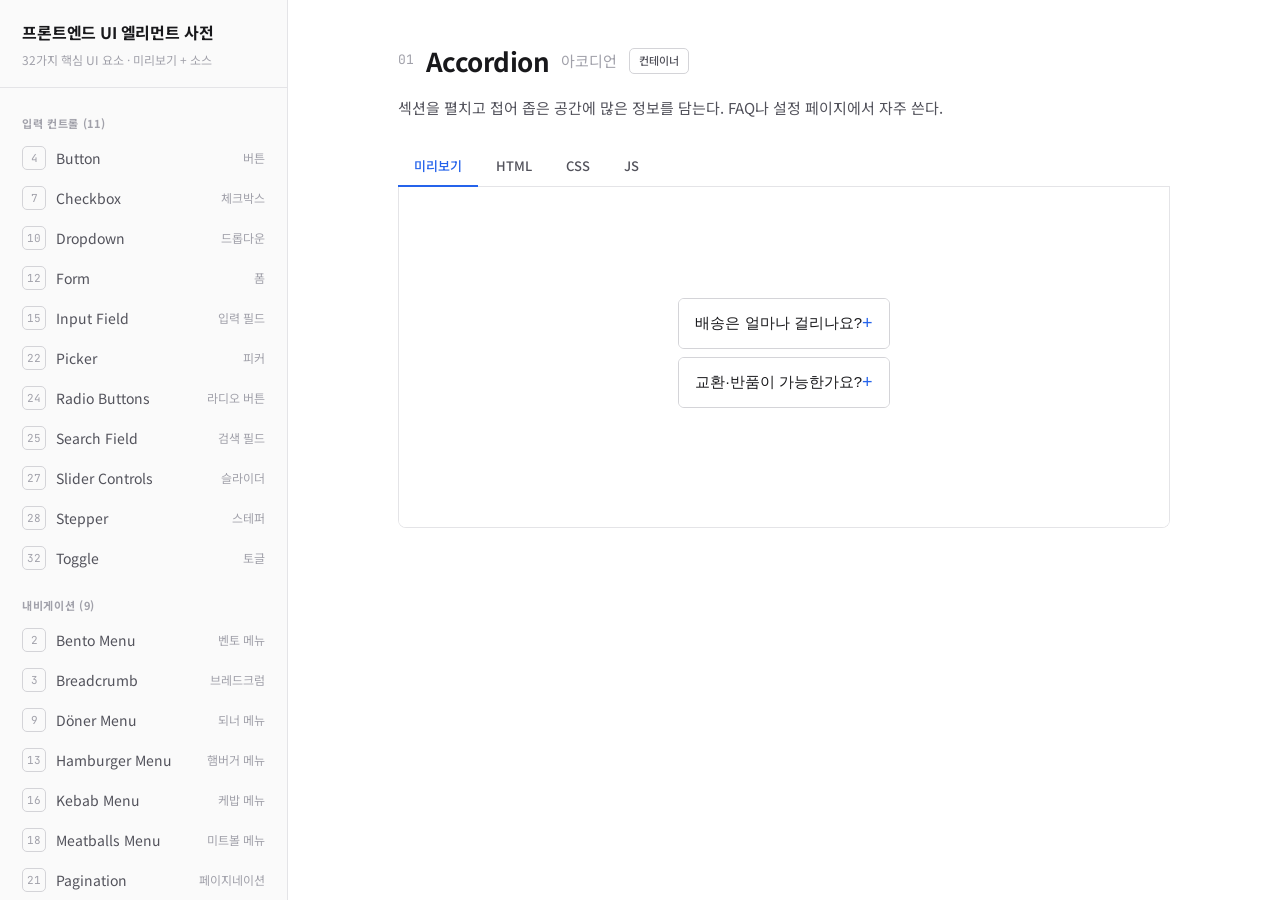
<file: docs/resource/ui-elements-demo.html>
<!DOCTYPE html>
<html lang="ko">
<head>
<meta charset="UTF-8">
<meta name="viewport" content="width=device-width, initial-scale=1">
<title>32가지 프론트엔드 UI 엘리먼트 사전</title>
<link rel="preconnect" href="https://fonts.googleapis.com">
<link rel="preconnect" href="https://fonts.gstatic.com" crossorigin>
<link href="https://fonts.googleapis.com/css2?family=Noto+Sans+KR:wght@400;500;700&family=JetBrains+Mono:wght@400;500&display=swap" rel="stylesheet">
<style>
/* 폰트: 본문은 한국어 강의 사이트 가독성을 위해 Noto Sans KR을 의도적으로 선택,
   코드는 글자 구분이 뚜렷한 JetBrains Mono를 사용. */
:root{
  --bg:#ffffff; --bg-soft:#fafafa; --bg-code:#f6f6f7;
  --ink:#18181b; --ink-2:#52525b; --ink-3:#a1a1aa;
  --line:#e4e4e7; --line-2:#d4d4d8;
  --accent:#2563EB; --accent-soft:#eff6ff;
  --mono:"JetBrains Mono", ui-monospace, "SFMono-Regular", Menlo, monospace;
  --sans:"Noto Sans KR", "Apple SD Gothic Neo", "Malgun Gothic", sans-serif;
}
*{box-sizing:border-box;}
html,body{margin:0;height:100%;}
body{
  font-family:var(--sans); color:var(--ink); background:var(--bg);
  font-size:15px; line-height:1.6; -webkit-font-smoothing:antialiased;
}
button{font-family:inherit;}

/* 레이아웃 */
.layout{display:grid; grid-template-columns:288px 1fr; height:100vh;}
.side{border-right:1px solid var(--line); background:var(--bg-soft); overflow-y:auto; padding:20px 0;}
.main{overflow-y:auto;}

/* 사이드바 */
.brand{padding:0 22px 18px; border-bottom:1px solid var(--line); margin-bottom:8px;}
.brand h1{font-size:16px; margin:0; letter-spacing:-0.01em;}
.brand .count{font-size:12px; color:var(--ink-3); margin-top:4px;}
.grp{padding:14px 22px 4px;}
.grp__title{font-size:11px; font-weight:700; letter-spacing:0.06em; color:var(--ink-3); text-transform:uppercase;}
.nav-item{
  display:flex; align-items:center; gap:10px; width:100%;
  padding:8px 22px; border:0; background:0; text-align:left; cursor:pointer;
  font-size:14px; color:var(--ink-2);
}
.nav-item:hover{background:#f0f0f1;}
.nav-item.is-active{background:var(--accent-soft); color:var(--accent); font-weight:500;}
.nav-item.is-active .nav-item__no{color:var(--accent); border-color:var(--accent);}
.nav-item__no{
  flex-shrink:0; width:24px; height:24px; line-height:22px; text-align:center;
  font-family:var(--mono); font-size:11px; color:var(--ink-3);
  border:1px solid var(--line-2); border-radius:5px;
}
.nav-item__ko{color:var(--ink-3); font-size:12px; margin-left:auto;}

/* 메인 디테일 */
.detail{max-width:860px; margin:0 auto; padding:40px 44px 80px;}
.detail__head{margin-bottom:6px; display:flex; align-items:center; gap:12px; flex-wrap:wrap;}
.detail__no{font-family:var(--mono); font-size:13px; color:var(--ink-3);}
.detail__title{font-size:26px; margin:0; letter-spacing:-0.02em;}
.detail__ko{font-size:15px; color:var(--ink-3);}
.badge{
  font-size:11px; font-weight:500; padding:3px 9px; border-radius:5px;
  border:1px solid var(--line-2); color:var(--ink-2); background:var(--bg);
}
.detail__desc{color:var(--ink-2); margin:14px 0 26px; font-size:15px; max-width:680px;}

/* 탭 */
.tabs{display:flex; gap:2px; border-bottom:1px solid var(--line); margin-bottom:0;}
.tab{
  padding:10px 16px; font-size:13px; font-weight:500; color:var(--ink-2);
  background:0; border:0; border-bottom:2px solid transparent; cursor:pointer; margin-bottom:-1px;
}
.tab:hover{color:var(--ink);}
.tab.is-active{color:var(--accent); border-bottom-color:var(--accent);}

.panel{border:1px solid var(--line); border-top:0; border-radius:0 0 8px 8px; overflow:hidden;}
.panel[hidden]{display:none;}

/* 미리보기 */
.preview-frame{width:100%; height:340px; border:0; display:block; background:#fff;}

/* 코드 */
.code-wrap{position:relative; background:var(--bg-code);}
.code-copy{
  position:absolute; top:10px; right:10px; z-index:2;
  font-size:11px; padding:5px 10px; color:var(--ink-2); background:var(--bg);
  border:1px solid var(--line-2); border-radius:5px; cursor:pointer;
}
.code-copy:hover{background:#fff; color:var(--ink);}
pre{margin:0; padding:18px 20px; overflow:auto; max-height:420px;}
code{font-family:var(--mono); font-size:13px; line-height:1.7; color:#27272a; white-space:pre; tab-size:2;}
.code-empty{padding:24px 20px; color:var(--ink-3); font-size:14px;}

/* 모바일 토글 */
.menu-toggle{display:none;}
@media (max-width:880px){
  .layout{grid-template-columns:1fr;}
  .side{position:fixed; z-index:20; top:0; left:0; width:280px; height:100%; transform:translateX(-100%); transition:transform 150ms;}
  .side.is-open{transform:translateX(0);}
  .menu-toggle{
    display:inline-flex; align-items:center; gap:8px; position:fixed; z-index:21; top:14px; left:14px;
    padding:8px 14px; font-size:13px; background:var(--bg); border:1px solid var(--line-2);
    border-radius:6px; cursor:pointer;
  }
  .detail{padding:64px 22px 60px;}
}
</style>
</head>
<body>
<button class="menu-toggle" id="menuToggle">☰ 목록</button>
<div class="layout">
  <aside class="side" id="side">
    <div class="brand">
      <h1>프론트엔드 UI 엘리먼트 사전</h1>
      <div class="count">32가지 핵심 UI 요소 · 미리보기 + 소스</div>
    </div>
    <nav id="navList"></nav>
  </aside>
  <main class="main">
    <div class="detail" id="detail"></div>
  </main>
</div>

<script>
// 32 UI Elements — 데이터
// 출처: CareerFoundry "32 UI Elements Designers Need To Know"
// https://careerfoundry.com/en/blog/ui-design/ui-element-glossary/
// 각 요소: { n, name, ko, cat, desc, html, css, js }

const ELEMENTS = [
  {
    n: 1, name: "Accordion", ko: "아코디언", cat: "container",
    desc: "섹션을 펼치고 접어 좁은 공간에 많은 정보를 담는다. FAQ나 설정 페이지에서 자주 쓴다.",
    html: `<div class="acc">
  <button class="acc__head" aria-expanded="false">
    <span>배송은 얼마나 걸리나요?</span>
    <span class="acc__sign">+</span>
  </button>
  <div class="acc__body" hidden>
    <p>주문 후 영업일 기준 2~3일 이내 도착합니다.</p>
  </div>
</div>
<div class="acc">
  <button class="acc__head" aria-expanded="false">
    <span>교환·반품이 가능한가요?</span>
    <span class="acc__sign">+</span>
  </button>
  <div class="acc__body" hidden>
    <p>수령 후 7일 이내 미사용 상품에 한해 가능합니다.</p>
  </div>
</div>`,
    css: `.acc { border: 1px solid #d4d4d8; border-radius: 6px; margin-bottom: 8px; overflow: hidden; }
.acc__head {
  width: 100%; display: flex; justify-content: space-between; align-items: center;
  padding: 14px 16px; background: #fff; border: 0; cursor: pointer;
  font-size: 15px; text-align: left; color: #18181b;
}
.acc__head[aria-expanded="true"] { background: #f4f4f5; }
.acc__sign { font-size: 18px; color: #2563EB; }
.acc__body { padding: 0 16px 14px; color: #52525b; font-size: 14px; line-height: 1.6; }`,
    js: `document.querySelectorAll('.acc__head').forEach(function (head) {
  head.addEventListener('click', function () {
    var open = head.getAttribute('aria-expanded') === 'true';
    head.setAttribute('aria-expanded', String(!open));
    head.querySelector('.acc__sign').textContent = open ? '+' : '\u2212';
    head.nextElementSibling.hidden = open;
  });
});`
  },
  {
    n: 2, name: "Bento Menu", ko: "벤토 메뉴", cat: "nav",
    desc: "도시락(벤토)처럼 격자형 아이콘으로 주요 메뉴를 한눈에 보여준다. 구글 앱 런처가 대표적이다.",
    html: `<button class="bento__btn" aria-label="앱 메뉴 열기">
  <span></span><span></span><span></span>
  <span></span><span></span><span></span>
  <span></span><span></span><span></span>
</button>
<div class="bento__grid" hidden>
  <a href="#">메일</a><a href="#">캘린더</a><a href="#">드라이브</a>
  <a href="#">문서</a><a href="#">시트</a><a href="#">슬라이드</a>
</div>`,
    css: `.bento__btn {
  display: grid; grid-template-columns: repeat(3, 1fr); gap: 3px;
  width: 40px; height: 40px; padding: 6px; background: #fff;
  border: 1px solid #d4d4d8; border-radius: 6px; cursor: pointer;
}
.bento__btn span { background: #3f3f46; border-radius: 1px; }
.bento__grid {
  display: grid; grid-template-columns: repeat(3, 1fr); gap: 4px;
  margin-top: 8px; padding: 12px; width: 240px;
  border: 1px solid #d4d4d8; border-radius: 8px; background: #fff;
}
.bento__grid a {
  padding: 16px 8px; text-align: center; font-size: 13px; color: #18181b;
  text-decoration: none; border-radius: 6px;
}
.bento__grid a:hover { background: #f4f4f5; }`,
    js: `var btn = document.querySelector('.bento__btn');
var grid = document.querySelector('.bento__grid');
btn.addEventListener('click', function () { grid.hidden = !grid.hidden; });`
  },
  {
    n: 3, name: "Breadcrumb", ko: "브레드크럼", cat: "nav",
    desc: "현재 위치를 계층 경로로 보여주는 탐색 보조 장치. 사용자가 상위 단계로 쉽게 돌아가게 한다.",
    html: `<nav class="bc" aria-label="현재 위치">
  <ol>
    <li><a href="#">홈</a></li>
    <li><a href="#">전자기기</a></li>
    <li><a href="#">노트북</a></li>
    <li aria-current="page">게이밍 노트북</li>
  </ol>
</nav>`,
    css: `.bc ol { list-style: none; display: flex; flex-wrap: wrap; gap: 4px; padding: 0; margin: 0; font-size: 14px; }
.bc li { display: flex; align-items: center; color: #71717a; }
.bc li + li::before { content: "/"; margin: 0 8px; color: #d4d4d8; }
.bc a { color: #2563EB; text-decoration: none; }
.bc a:hover { text-decoration: underline; }
.bc [aria-current="page"] { color: #18181b; font-weight: 600; }`,
    js: ``
  },
  {
    n: 4, name: "Button", ko: "버튼", cat: "input",
    desc: "사용자가 특정 동작을 실행할 수 있음을 알리는 가장 기본적인 입력 요소. 위계에 따라 종류를 나눈다.",
    html: `<div class="btn-row">
  <button class="btn btn--primary">저장</button>
  <button class="btn btn--secondary">취소</button>
  <button class="btn btn--ghost">더 보기</button>
  <button class="btn btn--primary" disabled>비활성</button>
</div>`,
    css: `.btn-row { display: flex; gap: 10px; flex-wrap: wrap; align-items: center; }
.btn {
  font-size: 14px; padding: 9px 18px; border-radius: 6px; cursor: pointer;
  border: 1px solid transparent; transition: background-color 120ms, color 120ms;
}
.btn--primary { background: #2563EB; color: #fff; }
.btn--primary:hover { background: #1d4ed8; }
.btn--secondary { background: #fff; color: #18181b; border-color: #d4d4d8; }
.btn--secondary:hover { background: #f4f4f5; }
.btn--ghost { background: transparent; color: #2563EB; }
.btn--ghost:hover { background: #eff6ff; }
.btn:disabled { opacity: 0.5; cursor: not-allowed; }`,
    js: ``
  },
  {
    n: 5, name: "Card", ko: "카드", cat: "container",
    desc: "관련 정보를 사각 모듈에 묶어 보여주는 진입점. 목록을 스크롤하지 않고 여러 콘텐츠를 나열할 때 쓴다.",
    html: `<article class="card">
  <div class="card__media">이미지 영역</div>
  <div class="card__body">
    <span class="card__tag">신규</span>
    <h3 class="card__title">클로드 코드 마스터</h3>
    <p class="card__text">AI Agent 기반 개발 방법론을 처음부터 끝까지.</p>
    <button class="card__cta">자세히 보기</button>
  </div>
</article>`,
    css: `.card {
  width: 260px; border: 1px solid #e4e4e7; border-radius: 8px;
  overflow: hidden; background: #fff;
}
.card__media {
  height: 120px; background: #f4f4f5; display: flex; align-items: center;
  justify-content: center; color: #a1a1aa; font-size: 13px;
}
.card__body { padding: 16px; }
.card__tag { font-size: 11px; color: #2563EB; font-weight: 600; letter-spacing: 0.02em; }
.card__title { margin: 6px 0; font-size: 17px; color: #18181b; }
.card__text { margin: 0 0 14px; font-size: 14px; color: #52525b; line-height: 1.5; }
.card__cta {
  font-size: 13px; padding: 8px 14px; background: #2563EB; color: #fff;
  border: 0; border-radius: 6px; cursor: pointer;
}`,
    js: ``
  },
  {
    n: 6, name: "Carousel", ko: "캐러셀", cat: "container",
    desc: "같은 공간에서 여러 콘텐츠를 좌우로 넘겨 본다. 한 영역에 둘 이상의 콘텐츠를 담는 게 장점이다.",
    html: `<div class="car">
  <div class="car__track">
    <div class="car__slide" style="--c:#2563EB">슬라이드 1</div>
    <div class="car__slide" style="--c:#0891b2">슬라이드 2</div>
    <div class="car__slide" style="--c:#7c3aed">슬라이드 3</div>
  </div>
  <button class="car__nav car__prev" aria-label="이전">&#8249;</button>
  <button class="car__nav car__next" aria-label="다음">&#8250;</button>
  <div class="car__dots"></div>
</div>`,
    css: `.car { position: relative; width: 280px; overflow: hidden; border-radius: 8px; }
.car__track { display: flex; transition: transform 200ms ease; }
.car__slide {
  min-width: 280px; height: 150px; display: flex; align-items: center;
  justify-content: center; color: #fff; font-size: 18px; background: var(--c);
}
.car__nav {
  position: absolute; top: 50%; transform: translateY(-50%);
  width: 32px; height: 32px; border: 0; border-radius: 50%;
  background: rgba(255,255,255,0.9); color: #18181b; font-size: 18px; cursor: pointer;
}
.car__prev { left: 8px; } .car__next { right: 8px; }
.car__dots { position: absolute; bottom: 10px; left: 0; right: 0; display: flex; justify-content: center; gap: 6px; }
.car__dots button { width: 8px; height: 8px; border-radius: 50%; border: 0; background: rgba(255,255,255,0.5); cursor: pointer; padding: 0; }
.car__dots button.is-active { background: #fff; }`,
    js: `var track = document.querySelector('.car__track');
var slides = document.querySelectorAll('.car__slide');
var dots = document.querySelector('.car__dots');
var i = 0;
slides.forEach(function (_, idx) {
  var d = document.createElement('button');
  if (idx === 0) d.className = 'is-active';
  d.addEventListener('click', function () { go(idx); });
  dots.appendChild(d);
});
function go(n) {
  i = (n + slides.length) % slides.length;
  track.style.transform = 'translateX(' + (-i * 280) + 'px)';
  dots.querySelectorAll('button').forEach(function (d, idx) {
    d.className = idx === i ? 'is-active' : '';
  });
}
document.querySelector('.car__prev').addEventListener('click', function () { go(i - 1); });
document.querySelector('.car__next').addEventListener('click', function () { go(i + 1); });`
  },
  {
    n: 7, name: "Checkbox", ko: "체크박스", cat: "input",
    desc: "목록에서 여러 항목을 동시에 선택할 수 있는 네모 상자. 각 체크박스는 독립적으로 켜고 끈다.",
    html: `<fieldset class="cbx">
  <legend>관심 분야 (복수 선택)</legend>
  <label><input type="checkbox" checked> 프론트엔드</label>
  <label><input type="checkbox"> 백엔드</label>
  <label><input type="checkbox" checked> AI / 머신러닝</label>
  <label><input type="checkbox"> 데브옵스</label>
</fieldset>`,
    css: `.cbx { border: 1px solid #e4e4e7; border-radius: 8px; padding: 16px; }
.cbx legend { font-size: 13px; color: #71717a; padding: 0 6px; }
.cbx label { display: flex; align-items: center; gap: 10px; padding: 7px 0; font-size: 15px; color: #18181b; cursor: pointer; }
.cbx input { width: 17px; height: 17px; accent-color: #2563EB; cursor: pointer; }`,
    js: ``
  },
  {
    n: 8, name: "Comment", ko: "댓글", cat: "info",
    desc: "사용자가 입력한 내용을 시간 순으로 보여준다. 소셜 미디어와 블로그에서 흔히 볼 수 있다.",
    html: `<ul class="cmt">
  <li class="cmt__item">
    <div class="cmt__avatar">김</div>
    <div class="cmt__body">
      <div class="cmt__meta"><strong>김개발</strong> <span>2시간 전</span></div>
      <p>강의 너무 알차네요. 다음 편 기대합니다!</p>
    </div>
  </li>
  <li class="cmt__item">
    <div class="cmt__avatar">박</div>
    <div class="cmt__body">
      <div class="cmt__meta"><strong>박코딩</strong> <span>방금</span></div>
      <p>OAuth 예제 덕분에 막혔던 부분 해결했어요.</p>
    </div>
  </li>
</ul>`,
    css: `.cmt { list-style: none; padding: 0; margin: 0; width: 300px; }
.cmt__item { display: flex; gap: 12px; padding: 12px 0; border-bottom: 1px solid #f4f4f5; }
.cmt__avatar {
  width: 36px; height: 36px; border-radius: 50%; background: #2563EB; color: #fff;
  display: flex; align-items: center; justify-content: center; font-size: 14px; flex-shrink: 0;
}
.cmt__meta { font-size: 13px; color: #71717a; margin-bottom: 4px; }
.cmt__meta strong { color: #18181b; margin-right: 6px; }
.cmt__body p { margin: 0; font-size: 14px; color: #3f3f46; line-height: 1.5; }`,
    js: ``
  },
  {
    n: 9, name: "Döner Menu", ko: "되너 메뉴", cat: "nav",
    desc: "길이가 다른 가로선 3개로 된 메뉴. 햄버거 메뉴와 달리 '필터 그룹'을 의미하는 경우가 많다.",
    html: `<button class="doner" aria-label="필터 열기">
  <span style="width:20px"></span>
  <span style="width:14px"></span>
  <span style="width:8px"></span>
</button>
<div class="doner__panel" hidden>
  <p>정렬 / 필터</p>
  <label><input type="radio" name="sort" checked> 최신순</label>
  <label><input type="radio" name="sort"> 인기순</label>
  <label><input type="radio" name="sort"> 가격순</label>
</div>`,
    css: `.doner {
  display: flex; flex-direction: column; align-items: flex-end; gap: 4px;
  width: 40px; height: 40px; padding: 10px; background: #fff;
  border: 1px solid #d4d4d8; border-radius: 6px; cursor: pointer;
}
.doner span { height: 2px; background: #3f3f46; border-radius: 1px; }
.doner__panel {
  margin-top: 8px; padding: 14px; width: 180px;
  border: 1px solid #d4d4d8; border-radius: 8px; background: #fff;
}
.doner__panel p { margin: 0 0 10px; font-size: 12px; color: #71717a; }
.doner__panel label { display: flex; align-items: center; gap: 8px; padding: 5px 0; font-size: 14px; color: #18181b; }`,
    js: `var d = document.querySelector('.doner');
var p = document.querySelector('.doner__panel');
d.addEventListener('click', function () { p.hidden = !p.hidden; });`
  },
  {
    n: 10, name: "Dropdown", ko: "드롭다운", cat: "input",
    desc: "클릭하면 목록이 '내려오며' 항목을 선택하게 한다. 옵션이 많을 때 공간을 아끼지만 과용은 주의.",
    html: `<label class="dd">
  <span>국가 선택</span>
  <select>
    <option>대한민국</option>
    <option>미국</option>
    <option>일본</option>
    <option>독일</option>
  </select>
</label>`,
    css: `.dd { display: block; width: 220px; font-size: 14px; }
.dd span { display: block; margin-bottom: 6px; color: #71717a; }
.dd select {
  width: 100%; padding: 10px 12px; font-size: 15px; color: #18181b;
  border: 1px solid #d4d4d8; border-radius: 6px; background: #fff; cursor: pointer;
  appearance: none;
  background-image: url("data:image/svg+xml,%3Csvg width='12' height='8' xmlns='http://www.w3.org/2000/svg'%3E%3Cpath d='M1 1l5 5 5-5' stroke='%2371717a' stroke-width='1.5' fill='none'/%3E%3C/svg%3E");
  background-repeat: no-repeat; background-position: right 12px center;
}`,
    js: ``
  },
  {
    n: 11, name: "Feed", ko: "피드", cat: "info",
    desc: "사용자 활동을 시간 순으로 흘려보여주는 영역. 텍스트·이미지·영상 등 다양한 콘텐츠가 섞인다.",
    html: `<div class="feed">
  <article class="feed__post">
    <header><strong>brewnet</strong> <span>· 1시간</span></header>
    <p>클로드 코드 강의 1편이 공개됐습니다.</p>
    <footer><button>♥ 24</button><button>↩ 답글</button></footer>
  </article>
  <article class="feed__post">
    <header><strong>run-ai.kr</strong> <span>· 3시간</span></header>
    <p>SDD 방법론 정리 노트를 올렸어요.</p>
    <footer><button>♥ 51</button><button>↩ 답글</button></footer>
  </article>
</div>`,
    css: `.feed { width: 300px; }
.feed__post { padding: 14px 0; border-bottom: 1px solid #f4f4f5; }
.feed__post header { font-size: 14px; color: #71717a; margin-bottom: 6px; }
.feed__post header strong { color: #18181b; }
.feed__post p { margin: 0 0 10px; font-size: 15px; color: #27272a; line-height: 1.5; }
.feed__post footer { display: flex; gap: 16px; }
.feed__post button { background: 0; border: 0; color: #71717a; font-size: 13px; cursor: pointer; padding: 0; }
.feed__post button:hover { color: #2563EB; }`,
    js: ``
  },
  {
    n: 12, name: "Form", ko: "폼", cat: "input",
    desc: "관련된 입력값을 한데 모아 제출하는 컨테이너. 회원가입·주문서 등 데이터 입력의 기본 단위다.",
    html: `<div class="form">
  <h3>문의하기</h3>
  <label>이름<input type="text" placeholder="홍길동"></label>
  <label>이메일<input type="email" placeholder="you@example.com"></label>
  <label>메시지<textarea rows="3" placeholder="내용을 입력하세요"></textarea></label>
  <button type="button" class="form__submit">보내기</button>
</div>`,
    css: `.form { width: 280px; }
.form h3 { margin: 0 0 14px; font-size: 17px; color: #18181b; }
.form label { display: block; margin-bottom: 12px; font-size: 13px; color: #52525b; }
.form input, .form textarea {
  display: block; width: 100%; margin-top: 5px; padding: 9px 11px;
  font-size: 14px; color: #18181b; border: 1px solid #d4d4d8; border-radius: 6px;
  font-family: inherit; box-sizing: border-box;
}
.form input:focus, .form textarea:focus { outline: 2px solid #2563EB; outline-offset: -1px; border-color: transparent; }
.form__submit {
  width: 100%; padding: 10px; font-size: 14px; background: #2563EB; color: #fff;
  border: 0; border-radius: 6px; cursor: pointer;
}`,
    js: `document.querySelector('.form__submit').addEventListener('click', function () {
  this.textContent = '전송 완료 \u2713';
  this.style.background = '#16a34a';
});`
  },
  {
    n: 13, name: "Hamburger Menu", ko: "햄버거 메뉴", cat: "nav",
    desc: "길이가 같은 가로선 3개로 된 메뉴 아이콘. 보통 좌측 상단에서 내비게이션 링크 묶음을 연다.",
    html: `<button class="ham" aria-label="메뉴 열기" aria-expanded="false">
  <span></span><span></span><span></span>
</button>
<nav class="ham__menu" hidden>
  <a href="#">홈</a><a href="#">강의</a><a href="#">블로그</a><a href="#">문의</a>
</nav>`,
    css: `.ham {
  display: flex; flex-direction: column; justify-content: center; gap: 5px;
  width: 40px; height: 40px; padding: 9px; background: #fff;
  border: 1px solid #d4d4d8; border-radius: 6px; cursor: pointer;
}
.ham span { height: 2px; background: #3f3f46; border-radius: 1px; transition: transform 120ms, opacity 120ms; }
.ham[aria-expanded="true"] span:nth-child(1) { transform: translateY(7px) rotate(45deg); }
.ham[aria-expanded="true"] span:nth-child(2) { opacity: 0; }
.ham[aria-expanded="true"] span:nth-child(3) { transform: translateY(-7px) rotate(-45deg); }
.ham__menu { margin-top: 8px; width: 160px; border: 1px solid #d4d4d8; border-radius: 8px; overflow: hidden; }
.ham__menu a { display: block; padding: 11px 14px; font-size: 14px; color: #18181b; text-decoration: none; }
.ham__menu a:hover { background: #f4f4f5; }`,
    js: `var h = document.querySelector('.ham');
var m = document.querySelector('.ham__menu');
h.addEventListener('click', function () {
  var open = h.getAttribute('aria-expanded') === 'true';
  h.setAttribute('aria-expanded', String(!open));
  m.hidden = open;
});`
  },
  {
    n: 14, name: "Icon", ko: "아이콘", cat: "info",
    desc: "내용을 함축적으로 전달하거나 특정 동작을 촉발하는 작은 이미지. SVG로 만들면 선명하고 가볍다.",
    html: `<div class="icons">
  <button class="icon" aria-label="홈">
    <svg viewBox="0 0 24 24" width="22" height="22"><path d="M3 11l9-8 9 8M5 10v10h5v-6h4v6h5V10" fill="none" stroke="currentColor" stroke-width="1.6"/></svg>
  </button>
  <button class="icon" aria-label="검색">
    <svg viewBox="0 0 24 24" width="22" height="22"><circle cx="11" cy="11" r="7" fill="none" stroke="currentColor" stroke-width="1.6"/><path d="M20 20l-3.5-3.5" stroke="currentColor" stroke-width="1.6"/></svg>
  </button>
  <button class="icon" aria-label="설정">
    <svg viewBox="0 0 24 24" width="22" height="22"><circle cx="12" cy="12" r="3.2" fill="none" stroke="currentColor" stroke-width="1.6"/><path d="M12 2v3M12 19v3M2 12h3M19 12h3M5 5l2 2M17 17l2 2M19 5l-2 2M7 17l-2 2" stroke="currentColor" stroke-width="1.6"/></svg>
  </button>
</div>`,
    css: `.icons { display: flex; gap: 10px; }
.icon {
  display: flex; align-items: center; justify-content: center;
  width: 44px; height: 44px; color: #3f3f46; background: #fff;
  border: 1px solid #e4e4e7; border-radius: 8px; cursor: pointer;
}
.icon:hover { color: #2563EB; background: #eff6ff; }`,
    js: ``
  },
  {
    n: 15, name: "Input Field", ko: "입력 필드", cat: "input",
    desc: "사용자가 텍스트를 입력하는 가장 기본 요소. 폼뿐 아니라 검색창도 입력 필드의 일종이다.",
    html: `<div class="inp">
  <label for="nm">이름</label>
  <input id="nm" type="text" placeholder="이름을 입력하세요">
  <p class="inp__hint">실명을 입력해 주세요.</p>
</div>`,
    css: `.inp { width: 240px; }
.inp label { display: block; margin-bottom: 6px; font-size: 13px; color: #52525b; }
.inp input {
  width: 100%; padding: 10px 12px; font-size: 15px; color: #18181b;
  border: 1px solid #d4d4d8; border-radius: 6px; box-sizing: border-box;
}
.inp input:focus { outline: 2px solid #2563EB; outline-offset: -1px; border-color: transparent; }
.inp__hint { margin: 6px 0 0; font-size: 12px; color: #a1a1aa; }`,
    js: ``
  },
  {
    n: 16, name: "Kebab Menu", ko: "케밥 메뉴", cat: "nav",
    desc: "세로 점 3개로 된 메뉴. 해당 항목에 적용 가능한 옵션 묶음을 펼친다.",
    html: `<button class="keb" aria-label="더보기">
  <span></span><span></span><span></span>
</button>
<div class="keb__menu" hidden>
  <button>편집</button><button>공유</button><button>삭제</button>
</div>`,
    css: `.keb {
  display: flex; flex-direction: column; align-items: center; justify-content: center; gap: 4px;
  width: 36px; height: 36px; background: #fff; border: 1px solid #e4e4e7;
  border-radius: 6px; cursor: pointer;
}
.keb span { width: 4px; height: 4px; border-radius: 50%; background: #3f3f46; }
.keb__menu { margin-top: 6px; width: 130px; border: 1px solid #d4d4d8; border-radius: 8px; overflow: hidden; }
.keb__menu button { display: block; width: 100%; padding: 10px 14px; text-align: left; font-size: 14px; color: #18181b; background: 0; border: 0; cursor: pointer; }
.keb__menu button:hover { background: #f4f4f5; }`,
    js: `var k = document.querySelector('.keb');
var km = document.querySelector('.keb__menu');
k.addEventListener('click', function () { km.hidden = !km.hidden; });`
  }
];


// 요소 17~32 (ELEMENTS 배열에 이어붙임)
const ELEMENTS_2 = [
  {
    n: 17, name: "Loader", ko: "로더", cat: "info",
    desc: "시스템이 백그라운드에서 작업 중임을 알려 사용자가 기다리게 한다. 스피너·스켈레톤 등 형태가 다양하다.",
    html: `<div class="ldr">
  <div class="ldr__spin" role="status" aria-label="불러오는 중"></div>
  <div class="ldr__skel">
    <span class="ldr__line" style="width:80%"></span>
    <span class="ldr__line" style="width:60%"></span>
    <span class="ldr__line" style="width:90%"></span>
  </div>
</div>`,
    css: `.ldr { display: flex; align-items: center; gap: 24px; }
.ldr__spin {
  width: 32px; height: 32px; border: 3px solid #e4e4e7; border-top-color: #2563EB;
  border-radius: 50%; animation: ldr-rot 700ms linear infinite;
}
@keyframes ldr-rot { to { transform: rotate(360deg); } }
.ldr__skel { display: flex; flex-direction: column; gap: 8px; width: 180px; }
.ldr__line { height: 12px; border-radius: 4px; background: #e4e4e7; animation: ldr-pulse 1.2s ease-in-out infinite; }
@keyframes ldr-pulse { 0%,100% { opacity: 1; } 50% { opacity: 0.45; } }`,
    js: ``
  },
  {
    n: 18, name: "Meatballs Menu", ko: "미트볼 메뉴", cat: "nav",
    desc: "가로 점 3개로 된 메뉴. 클릭하면 추가 옵션이 펼쳐진다. 케밥(세로)과 방향만 다르다.",
    html: `<button class="meat" aria-label="옵션">
  <span></span><span></span><span></span>
</button>
<div class="meat__menu" hidden>
  <button>이름 변경</button><button>복제</button><button>아카이브</button>
</div>`,
    css: `.meat {
  display: flex; align-items: center; justify-content: center; gap: 4px;
  width: 40px; height: 32px; background: #fff; border: 1px solid #e4e4e7;
  border-radius: 6px; cursor: pointer;
}
.meat span { width: 4px; height: 4px; border-radius: 50%; background: #3f3f46; }
.meat__menu { margin-top: 6px; width: 140px; border: 1px solid #d4d4d8; border-radius: 8px; overflow: hidden; }
.meat__menu button { display: block; width: 100%; padding: 10px 14px; text-align: left; font-size: 14px; color: #18181b; background: 0; border: 0; cursor: pointer; }
.meat__menu button:hover { background: #f4f4f5; }`,
    js: `var mb = document.querySelector('.meat');
var mm = document.querySelector('.meat__menu');
mb.addEventListener('click', function () { mm.hidden = !mm.hidden; });`
  },
  {
    n: 19, name: "Modal", ko: "모달", cat: "container",
    desc: "본문 위에 떠서 상호작용을 강제하는 작은 창. 닫기 전까지 뒤 작업으로 돌아갈 수 없다. 확인 창이 대표적이다.",
    html: `<button class="modal__open">모달 열기</button>
<div class="modal" hidden>
  <div class="modal__backdrop"></div>
  <div class="modal__box" role="dialog" aria-modal="true">
    <h3>항목을 삭제할까요?</h3>
    <p>이 작업은 되돌릴 수 없습니다.</p>
    <div class="modal__actions">
      <button class="modal__cancel">취소</button>
      <button class="modal__confirm">삭제</button>
    </div>
  </div>
</div>`,
    css: `.modal__open { padding: 9px 16px; font-size: 14px; background: #2563EB; color: #fff; border: 0; border-radius: 6px; cursor: pointer; }
.modal { position: fixed; inset: 0; display: flex; align-items: center; justify-content: center; }
.modal__backdrop { position: absolute; inset: 0; background: rgba(24,24,27,0.45); }
.modal__box { position: relative; width: 280px; background: #fff; border-radius: 8px; padding: 22px; }
.modal__box h3 { margin: 0 0 8px; font-size: 17px; color: #18181b; }
.modal__box p { margin: 0 0 18px; font-size: 14px; color: #52525b; }
.modal__actions { display: flex; justify-content: flex-end; gap: 8px; }
.modal__actions button { padding: 8px 16px; font-size: 14px; border-radius: 6px; cursor: pointer; }
.modal__cancel { background: #fff; color: #18181b; border: 1px solid #d4d4d8; }
.modal__confirm { background: #dc2626; color: #fff; border: 0; }`,
    js: `var modal = document.querySelector('.modal');
document.querySelector('.modal__open').addEventListener('click', function () { modal.hidden = false; });
function close() { modal.hidden = true; }
document.querySelector('.modal__backdrop').addEventListener('click', close);
document.querySelector('.modal__cancel').addEventListener('click', close);
document.querySelector('.modal__confirm').addEventListener('click', close);`
  },
  {
    n: 20, name: "Notification", ko: "알림", cat: "info",
    desc: "새 소식·성공·오류 등을 알리는 표식. 작은 빨간 점부터 토스트 메시지까지 형태가 다양하다.",
    html: `<div class="noti">
  <button class="noti__bell" aria-label="알림">
    <svg viewBox="0 0 24 24" width="22" height="22"><path d="M6 9a6 6 0 0112 0c0 5 2 6 2 6H4s2-1 2-6" fill="none" stroke="currentColor" stroke-width="1.6"/><path d="M10 19a2 2 0 004 0" fill="none" stroke="currentColor" stroke-width="1.6"/></svg>
    <span class="noti__dot">3</span>
  </button>
  <div class="noti__toast noti__toast--ok">저장되었습니다.</div>
  <div class="noti__toast noti__toast--err">네트워크 오류가 발생했습니다.</div>
</div>`,
    css: `.noti { display: flex; align-items: center; gap: 16px; flex-wrap: wrap; }
.noti__bell { position: relative; width: 44px; height: 44px; background: #fff; border: 1px solid #e4e4e7; border-radius: 8px; color: #3f3f46; cursor: pointer; }
.noti__dot {
  position: absolute; top: 6px; right: 6px; min-width: 16px; height: 16px;
  padding: 0 4px; background: #dc2626; color: #fff; font-size: 10px; line-height: 16px;
  border-radius: 8px; box-sizing: border-box;
}
.noti__toast { padding: 11px 14px; font-size: 13px; border-radius: 6px; border: 1px solid; }
.noti__toast--ok { background: #f0fdf4; color: #166534; border-color: #bbf7d0; }
.noti__toast--err { background: #fef2f2; color: #991b1b; border-color: #fecaca; }`,
    js: ``
  },
  {
    n: 21, name: "Pagination", ko: "페이지네이션", cat: "nav",
    desc: "콘텐츠를 여러 페이지로 나눠 현재 위치를 알리고 이동하게 한다. 보통 페이지 하단에 둔다.",
    html: `<nav class="pg" aria-label="페이지">
  <button class="pg__btn" data-step="-1">이전</button>
  <div class="pg__nums"></div>
  <button class="pg__btn" data-step="1">다음</button>
</nav>`,
    css: `.pg { display: flex; align-items: center; gap: 6px; }
.pg__nums { display: flex; gap: 4px; }
.pg__btn, .pg__num {
  min-width: 36px; height: 36px; padding: 0 10px; font-size: 14px;
  background: #fff; color: #18181b; border: 1px solid #d4d4d8; border-radius: 6px; cursor: pointer;
}
.pg__num.is-active { background: #2563EB; color: #fff; border-color: #2563EB; }
.pg__btn:disabled { opacity: 0.4; cursor: not-allowed; }`,
    js: `var total = 5, cur = 1;
var nums = document.querySelector('.pg__nums');
function render() {
  nums.innerHTML = '';
  for (var p = 1; p <= total; p++) {
    var b = document.createElement('button');
    b.className = 'pg__num' + (p === cur ? ' is-active' : '');
    b.textContent = p;
    (function (pp) { b.addEventListener('click', function () { cur = pp; render(); }); })(p);
    nums.appendChild(b);
  }
  document.querySelectorAll('.pg__btn')[0].disabled = cur === 1;
  document.querySelectorAll('.pg__btn')[1].disabled = cur === total;
}
document.querySelectorAll('.pg__btn').forEach(function (btn) {
  btn.addEventListener('click', function () {
    cur = Math.min(total, Math.max(1, cur + Number(btn.dataset.step)));
    render();
  });
});
render();`
  },
  {
    n: 22, name: "Picker", ko: "피커", cat: "input",
    desc: "날짜·시간 등을 고르게 하는 요소. 입력 필드보다 데이터 형식을 일관되게 유지할 수 있다.",
    html: `<div class="pick">
  <label>날짜<input type="date" value="2026-04-01"></label>
  <label>시간<input type="time" value="14:30"></label>
</div>`,
    css: `.pick { display: flex; gap: 14px; }
.pick label { display: block; font-size: 13px; color: #52525b; }
.pick input {
  display: block; margin-top: 6px; padding: 9px 11px; font-size: 14px;
  color: #18181b; border: 1px solid #d4d4d8; border-radius: 6px; font-family: inherit;
}
.pick input:focus { outline: 2px solid #2563EB; outline-offset: -1px; border-color: transparent; }`,
    js: ``
  },
  {
    n: 23, name: "Progress Bar", ko: "진행 표시줄", cat: "info",
    desc: "여러 단계 중 현재 위치를 시각화한다. 결제·온보딩처럼 순차 과정에서 자주 쓴다.",
    html: `<div class="prog">
  <div class="prog__bar"><div class="prog__fill" style="width:60%"></div></div>
  <div class="prog__label">3 / 5 단계 · 60%</div>
  <button class="prog__btn">진행</button>
</div>`,
    css: `.prog { width: 280px; }
.prog__bar { height: 8px; background: #e4e4e7; border-radius: 4px; overflow: hidden; }
.prog__fill { height: 100%; background: #2563EB; border-radius: 4px; transition: width 200ms ease; }
.prog__label { margin: 8px 0 12px; font-size: 13px; color: #71717a; }
.prog__btn { padding: 8px 16px; font-size: 14px; background: #fff; color: #18181b; border: 1px solid #d4d4d8; border-radius: 6px; cursor: pointer; }`,
    js: `var fill = document.querySelector('.prog__fill');
var label = document.querySelector('.prog__label');
var step = 3;
document.querySelector('.prog__btn').addEventListener('click', function () {
  step = step >= 5 ? 1 : step + 1;
  var pct = step * 20;
  fill.style.width = pct + '%';
  label.textContent = step + ' / 5 단계 \u00b7 ' + pct + '%';
});`
  },
  {
    n: 24, name: "Radio Buttons", ko: "라디오 버튼", cat: "input",
    desc: "목록에서 단 하나만 선택하게 하는 원형 요소. 여러 개를 고를 수 있는 체크박스와 구분된다.",
    html: `<fieldset class="rad">
  <legend>결제 수단 (하나만 선택)</legend>
  <label><input type="radio" name="pay" checked> 신용카드</label>
  <label><input type="radio" name="pay"> 계좌이체</label>
  <label><input type="radio" name="pay"> 간편결제</label>
</fieldset>`,
    css: `.rad { border: 1px solid #e4e4e7; border-radius: 8px; padding: 16px; }
.rad legend { font-size: 13px; color: #71717a; padding: 0 6px; }
.rad label { display: flex; align-items: center; gap: 10px; padding: 7px 0; font-size: 15px; color: #18181b; cursor: pointer; }
.rad input { width: 17px; height: 17px; accent-color: #2563EB; cursor: pointer; }`,
    js: ``
  },
  {
    n: 25, name: "Search Field", ko: "검색 필드", cat: "input",
    desc: "돋보기 아이콘이 들어간 입력 필드로, 시스템 내 정보를 찾게 한다.",
    html: `<form class="srch" onsubmit="return false">
  <svg viewBox="0 0 24 24" width="18" height="18"><circle cx="11" cy="11" r="7" fill="none" stroke="#71717a" stroke-width="1.6"/><path d="M20 20l-3.5-3.5" stroke="#71717a" stroke-width="1.6"/></svg>
  <input type="search" placeholder="강의 검색...">
  <button type="submit">검색</button>
</form>`,
    css: `.srch { display: flex; align-items: center; gap: 8px; width: 300px; padding: 6px 8px 6px 12px; border: 1px solid #d4d4d8; border-radius: 8px; background: #fff; }
.srch:focus-within { outline: 2px solid #2563EB; outline-offset: -1px; border-color: transparent; }
.srch svg { flex-shrink: 0; }
.srch input { flex: 1; border: 0; outline: 0; font-size: 15px; color: #18181b; background: transparent; }
.srch button { padding: 7px 14px; font-size: 13px; background: #2563EB; color: #fff; border: 0; border-radius: 6px; cursor: pointer; }`,
    js: ``
  },
  {
    n: 26, name: "Sidebar", ko: "사이드바", cat: "nav",
    desc: "페이지 한쪽에 탐색 메뉴나 콘텐츠를 세로로 모아 둔다. 항상 보이거나 접어 둘 수 있다.",
    html: `<div class="sb-demo">
  <aside class="sb">
    <a class="is-active" href="#">대시보드</a>
    <a href="#">강의 목록</a>
    <a href="#">수강생</a>
    <a href="#">설정</a>
  </aside>
  <div class="sb-main">선택한 메뉴의 콘텐츠가 여기에 표시됩니다.</div>
</div>`,
    css: `.sb-demo { display: flex; border: 1px solid #e4e4e7; border-radius: 8px; overflow: hidden; height: 200px; }
.sb { width: 150px; background: #fafafa; border-right: 1px solid #e4e4e7; padding: 10px; }
.sb a { display: block; padding: 9px 12px; font-size: 14px; color: #3f3f46; text-decoration: none; border-radius: 6px; margin-bottom: 2px; }
.sb a:hover { background: #f0f0f1; }
.sb a.is-active { background: #2563EB; color: #fff; }
.sb-main { flex: 1; padding: 20px; font-size: 14px; color: #52525b; }`,
    js: `document.querySelectorAll('.sb a').forEach(function (a) {
  a.addEventListener('click', function (e) {
    e.preventDefault();
    document.querySelectorAll('.sb a').forEach(function (x) { x.classList.remove('is-active'); });
    a.classList.add('is-active');
    document.querySelector('.sb-main').textContent = a.textContent + ' 메뉴를 선택했습니다.';
  });
});`
  },
  {
    n: 27, name: "Slider Controls", ko: "슬라이더", cat: "input",
    desc: "손잡이를 끌어 값이나 범위를 미세하게 조절한다. 볼륨·밝기·가격대 설정에 쓴다.",
    html: `<div class="sld">
  <label>볼륨</label>
  <input type="range" min="0" max="100" value="40">
  <output class="sld__out">40</output>
</div>`,
    css: `.sld { width: 280px; }
.sld label { display: block; margin-bottom: 10px; font-size: 13px; color: #52525b; }
.sld input[type=range] { width: 220px; accent-color: #2563EB; vertical-align: middle; }
.sld__out { display: inline-block; margin-left: 12px; min-width: 28px; font-size: 14px; color: #18181b; font-variant-numeric: tabular-nums; }`,
    js: `var range = document.querySelector('.sld input');
var out = document.querySelector('.sld__out');
range.addEventListener('input', function () { out.textContent = range.value; });`
  },
  {
    n: 28, name: "Stepper", ko: "스테퍼", cat: "input",
    desc: "정해진 단위만큼 값을 늘리거나 줄이는 두 칸짜리 컨트롤. 슬라이더와 달리 증분이 고정이다.",
    html: `<div class="stp">
  <label>수량</label>
  <div class="stp__box">
    <button class="stp__btn" data-d="-1" aria-label="감소">\u2212</button>
    <span class="stp__val">1</span>
    <button class="stp__btn" data-d="1" aria-label="증가">+</button>
  </div>
</div>`,
    css: `.stp label { display: block; margin-bottom: 8px; font-size: 13px; color: #52525b; }
.stp__box { display: inline-flex; align-items: center; border: 1px solid #d4d4d8; border-radius: 6px; overflow: hidden; }
.stp__btn { width: 40px; height: 40px; font-size: 18px; background: #fff; color: #18181b; border: 0; cursor: pointer; }
.stp__btn:hover { background: #f4f4f5; }
.stp__val { min-width: 44px; text-align: center; font-size: 15px; color: #18181b; border-left: 1px solid #e4e4e7; border-right: 1px solid #e4e4e7; line-height: 40px; }`,
    js: `var val = document.querySelector('.stp__val');
var n = 1;
document.querySelectorAll('.stp__btn').forEach(function (b) {
  b.addEventListener('click', function () {
    n = Math.max(0, n + Number(b.dataset.d));
    val.textContent = n;
  });
});`
  },
  {
    n: 29, name: "Tag", ko: "태그", cat: "info",
    desc: "콘텐츠를 분류·표시하는 라벨. 관련 키워드로 찾기와 탐색을 쉽게 한다. 블로그·소셜에서 흔하다.",
    html: `<div class="tags">
  <span class="tag">#클로드코드</span>
  <span class="tag">#AI개발</span>
  <span class="tag tag--rm">#TDD <button aria-label="제거">\u00d7</button></span>
  <span class="tag">#SDD</span>
</div>`,
    css: `.tags { display: flex; flex-wrap: wrap; gap: 8px; }
.tag {
  display: inline-flex; align-items: center; gap: 6px; padding: 5px 11px;
  font-size: 13px; color: #3730a3; background: #eef2ff; border-radius: 6px;
}
.tag--rm button { background: 0; border: 0; color: #6366f1; font-size: 15px; line-height: 1; cursor: pointer; padding: 0; }
.tag--rm button:hover { color: #312e81; }`,
    js: `document.querySelectorAll('.tag--rm button').forEach(function (b) {
  b.addEventListener('click', function () { b.closest('.tag').remove(); });
});`
  },
  {
    n: 30, name: "Tab Bar", ko: "탭 바", cat: "nav",
    desc: "주요 섹션 사이를 빠르게 오가게 하는 탭. 모바일 앱에서는 화면 하단에 두는 경우가 많다.",
    html: `<div class="tabbar">
  <nav class="tabbar__nav">
    <button class="is-active" data-tab="0">홈</button>
    <button data-tab="1">검색</button>
    <button data-tab="2">알림</button>
    <button data-tab="3">내정보</button>
  </nav>
  <div class="tabbar__panel">홈 화면 콘텐츠</div>
</div>`,
    css: `.tabbar { width: 300px; border: 1px solid #e4e4e7; border-radius: 8px; overflow: hidden; }
.tabbar__panel { padding: 28px 20px; font-size: 14px; color: #52525b; text-align: center; }
.tabbar__nav { display: flex; border-top: 1px solid #e4e4e7; }
.tabbar__nav button { flex: 1; padding: 12px 0; font-size: 13px; color: #71717a; background: #fafafa; border: 0; cursor: pointer; }
.tabbar__nav button.is-active { color: #2563EB; background: #fff; font-weight: 600; }`,
    js: `var labels = ['홈 화면 콘텐츠', '검색 화면 콘텐츠', '알림 목록', '내 정보 화면'];
var panel = document.querySelector('.tabbar__panel');
document.querySelectorAll('.tabbar__nav button').forEach(function (b) {
  b.addEventListener('click', function () {
    document.querySelectorAll('.tabbar__nav button').forEach(function (x) { x.classList.remove('is-active'); });
    b.classList.add('is-active');
    panel.textContent = labels[Number(b.dataset.tab)];
  });
});`
  },
  {
    n: 31, name: "Tooltip", ko: "툴팁", cat: "info",
    desc: "요소 위에 잠깐 떠서 부가 설명을 주는 작은 힌트. 아이콘이나 줄임 텍스트의 의미를 보충한다.",
    html: `<div class="tip-demo">
  <span class="tip">
    <button class="tip__trigger">호버하세요</button>
    <span class="tip__bubble" role="tooltip">이곳에 설명이 표시됩니다.</span>
  </span>
</div>`,
    css: `.tip-demo { padding: 30px 0; }
.tip { position: relative; display: inline-block; }
.tip__trigger { padding: 9px 16px; font-size: 14px; background: #fff; color: #18181b; border: 1px solid #d4d4d8; border-radius: 6px; cursor: help; }
.tip__bubble {
  position: absolute; bottom: calc(100% + 8px); left: 50%; transform: translateX(-50%);
  white-space: nowrap; padding: 7px 11px; font-size: 12px; color: #fff;
  background: #18181b; border-radius: 6px; opacity: 0; pointer-events: none; transition: opacity 120ms;
}
.tip__bubble::after { content: ""; position: absolute; top: 100%; left: 50%; transform: translateX(-50%); border: 5px solid transparent; border-top-color: #18181b; }
.tip:hover .tip__bubble, .tip:focus-within .tip__bubble { opacity: 1; }`,
    js: ``
  },
  {
    n: 32, name: "Toggle", ko: "토글", cat: "input",
    desc: "켜고 끄는 스위치. 하나의 설정을 즉시 on/off 할 때 쓴다. 체크박스보다 상태 변화가 직관적이다.",
    html: `<div class="tgl">
  <label class="tgl__row">
    <span>다크 모드</span>
    <button class="tgl__sw" role="switch" aria-checked="false"><span class="tgl__knob"></span></button>
  </label>
  <p class="tgl__state">현재: 꺼짐</p>
</div>`,
    css: `.tgl { width: 220px; }
.tgl__row { display: flex; align-items: center; justify-content: space-between; font-size: 15px; color: #18181b; }
.tgl__sw { width: 46px; height: 26px; padding: 3px; background: #d4d4d8; border: 0; border-radius: 13px; cursor: pointer; transition: background-color 150ms; }
.tgl__sw[aria-checked="true"] { background: #2563EB; }
.tgl__knob { display: block; width: 20px; height: 20px; background: #fff; border-radius: 50%; transition: transform 150ms; }
.tgl__sw[aria-checked="true"] .tgl__knob { transform: translateX(20px); }
.tgl__state { margin: 12px 0 0; font-size: 13px; color: #71717a; }`,
    js: `var sw = document.querySelector('.tgl__sw');
var state = document.querySelector('.tgl__state');
sw.addEventListener('click', function () {
  var on = sw.getAttribute('aria-checked') === 'true';
  sw.setAttribute('aria-checked', String(!on));
  state.textContent = '현재: ' + (on ? '꺼짐' : '켜짐');
});`
  }
];


var CATS = {
  input:     { label:"입력 컨트롤", desc:"Input Controls" },
  nav:       { label:"내비게이션", desc:"Navigational" },
  info:      { label:"정보 표시", desc:"Informational" },
  container: { label:"컨테이너", desc:"Containers" }
};
var CAT_ORDER = ["input","nav","info","container"];

var DATA = ELEMENTS.concat(ELEMENTS_2);
var navList = document.getElementById("navList");
var detail  = document.getElementById("detail");
var side    = document.getElementById("side");

// 사이드바 렌더 (카테고리 그룹)
CAT_ORDER.forEach(function(catKey){
  var items = DATA.filter(function(e){ return e.cat === catKey; });
  var grp = document.createElement("div");
  grp.className = "grp";
  grp.innerHTML = '<span class="grp__title">' + CATS[catKey].label + ' (' + items.length + ')</span>';
  navList.appendChild(grp);
  items.forEach(function(e){
    var b = document.createElement("button");
    b.className = "nav-item";
    b.dataset.n = e.n;
    b.innerHTML = '<span class="nav-item__no">' + e.n + '</span>' +
                  '<span>' + e.name + '</span>' +
                  '<span class="nav-item__ko">' + e.ko + '</span>';
    b.addEventListener("click", function(){ select(e.n); side.classList.remove("is-open"); });
    navList.appendChild(b);
  });
});

function escapeHtml(s){
  return s.replace(/&/g,"&amp;").replace(/</g,"&lt;").replace(/>/g,"&gt;");
}

// iframe 미리보기 문서 생성
function buildSrcdoc(e){
  var base =
    'body{font-family:"Noto Sans KR","Apple SD Gothic Neo","Malgun Gothic",sans-serif;' +
    'margin:0;padding:28px;color:#18181b;background:#fff;display:flex;align-items:center;' +
    'justify-content:center;min-height:100vh;box-sizing:border-box;}' +
    '*{box-sizing:border-box;}';
  return '<!DOCTYPE html><html lang="ko"><head><meta charset="UTF-8">' +
         '<meta name="viewport" content="width=device-width, initial-scale=1">' +
         '<style>' + base + e.css + '</style></head><body>' +
         '<div class="demo-root">' + e.html + '</div>' +
         '<script>' + (e.js || '') + '<\/script></body></html>';
}

function codeBlock(label, source, lang){
  if(!source || !source.trim()){
    return '<div class="panel" data-tab="' + lang + '" hidden>' +
           '<div class="code-empty">이 요소는 ' + label + ' 코드가 필요하지 않습니다.</div></div>';
  }
  return '<div class="panel" data-tab="' + lang + '" hidden>' +
         '<div class="code-wrap"><button class="code-copy" data-src="' + lang + '">복사</button>' +
         '<pre><code>' + escapeHtml(source.trim()) + '</code></pre></div></div>';
}

function select(n){
  var e = DATA.find(function(x){ return x.n === n; });
  if(!e) return;

  // 사이드바 활성화
  document.querySelectorAll(".nav-item").forEach(function(b){
    b.classList.toggle("is-active", Number(b.dataset.n) === n);
  });

  detail.innerHTML =
    '<div class="detail__head">' +
      '<span class="detail__no">' + (e.n < 10 ? "0"+e.n : e.n) + '</span>' +
      '<h2 class="detail__title">' + e.name + '</h2>' +
      '<span class="detail__ko">' + e.ko + '</span>' +
      '<span class="badge">' + CATS[e.cat].label + '</span>' +
    '</div>' +
    '<p class="detail__desc">' + e.desc + '</p>' +
    '<div class="tabs">' +
      '<button class="tab is-active" data-tab="preview">미리보기</button>' +
      '<button class="tab" data-tab="html">HTML</button>' +
      '<button class="tab" data-tab="css">CSS</button>' +
      '<button class="tab" data-tab="js">JS</button>' +
    '</div>' +
    '<div class="panel" data-tab="preview"><iframe class="preview-frame" title="미리보기"></iframe></div>' +
    codeBlock("HTML", e.html, "html") +
    codeBlock("CSS", e.css, "css") +
    codeBlock("JavaScript", e.js, "js");

  // 미리보기 주입 (srcdoc은 속성 escape 문제를 피하려 프로퍼티로 할당)
  detail.querySelector(".preview-frame").srcdoc = buildSrcdoc(e);

  // 탭 전환
  detail.querySelectorAll(".tab").forEach(function(t){
    t.addEventListener("click", function(){
      var key = t.dataset.tab;
      detail.querySelectorAll(".tab").forEach(function(x){ x.classList.toggle("is-active", x===t); });
      detail.querySelectorAll(".panel").forEach(function(p){ p.hidden = p.dataset.tab !== key; });
    });
  });

  // 복사 버튼
  detail.querySelectorAll(".code-copy").forEach(function(btn){
    btn.addEventListener("click", function(){
      var src = btn.dataset.src;
      var text = src === "html" ? e.html : src === "css" ? e.css : e.js;
      navigator.clipboard && navigator.clipboard.writeText(text.trim());
      var old = btn.textContent; btn.textContent = "복사됨 \u2713";
      setTimeout(function(){ btn.textContent = old; }, 1200);
    });
  });

  detail.parentElement.scrollTop = 0;
}

document.getElementById("menuToggle").addEventListener("click", function(){
  side.classList.toggle("is-open");
});

// 최초 선택
select(1);
</script>
</body>
</html>
</file>
